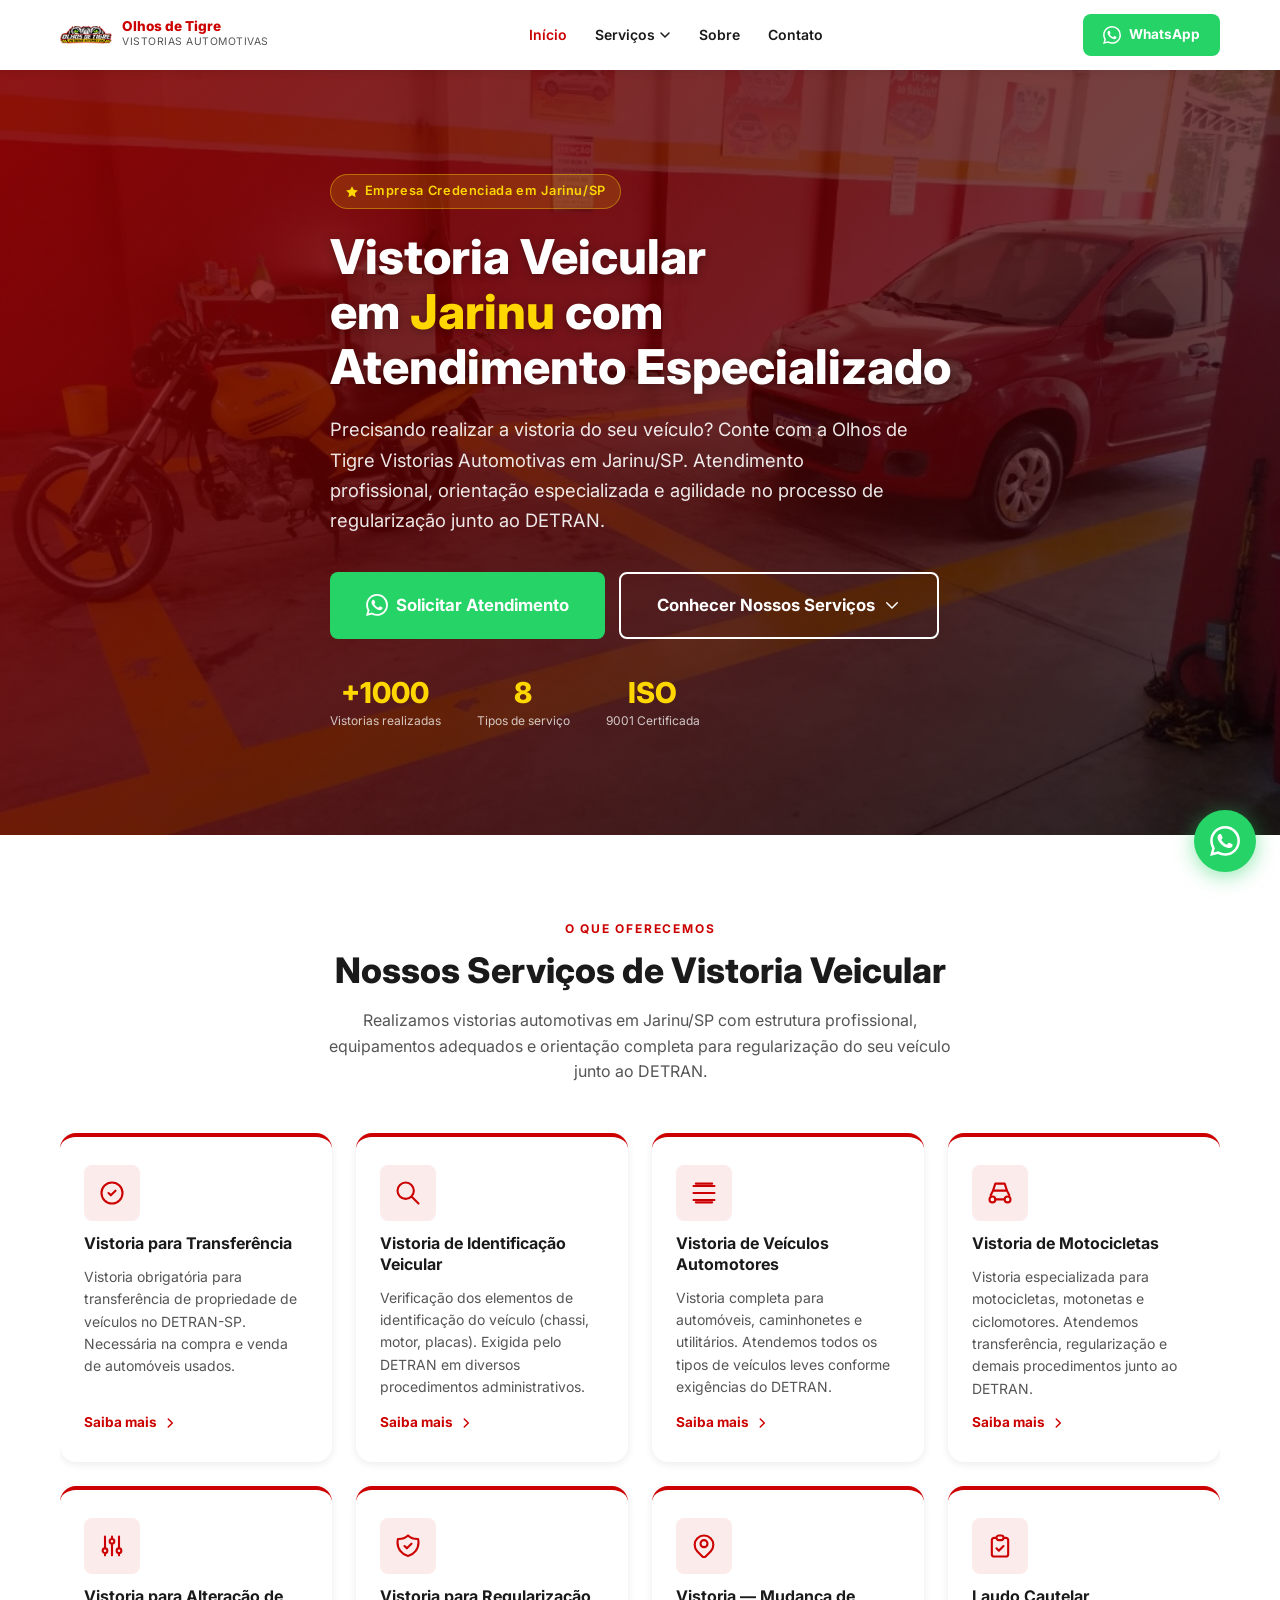
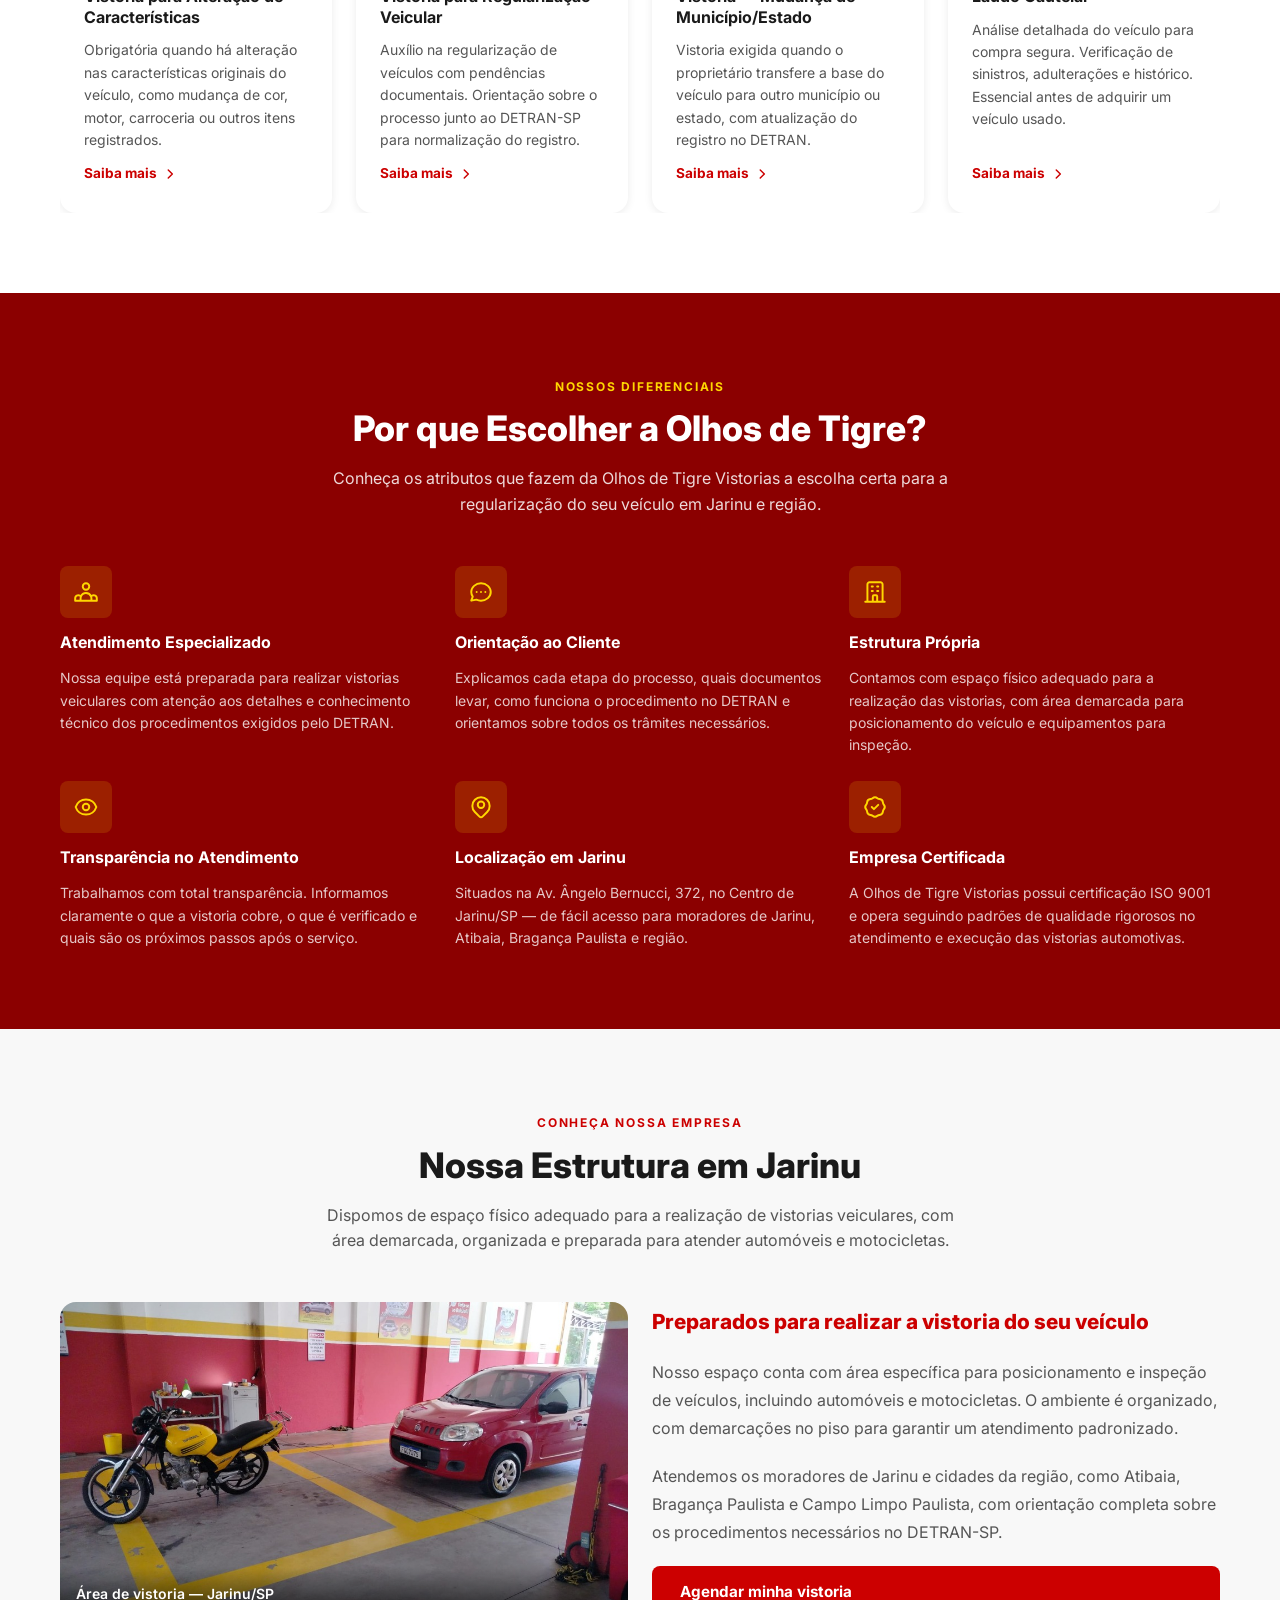
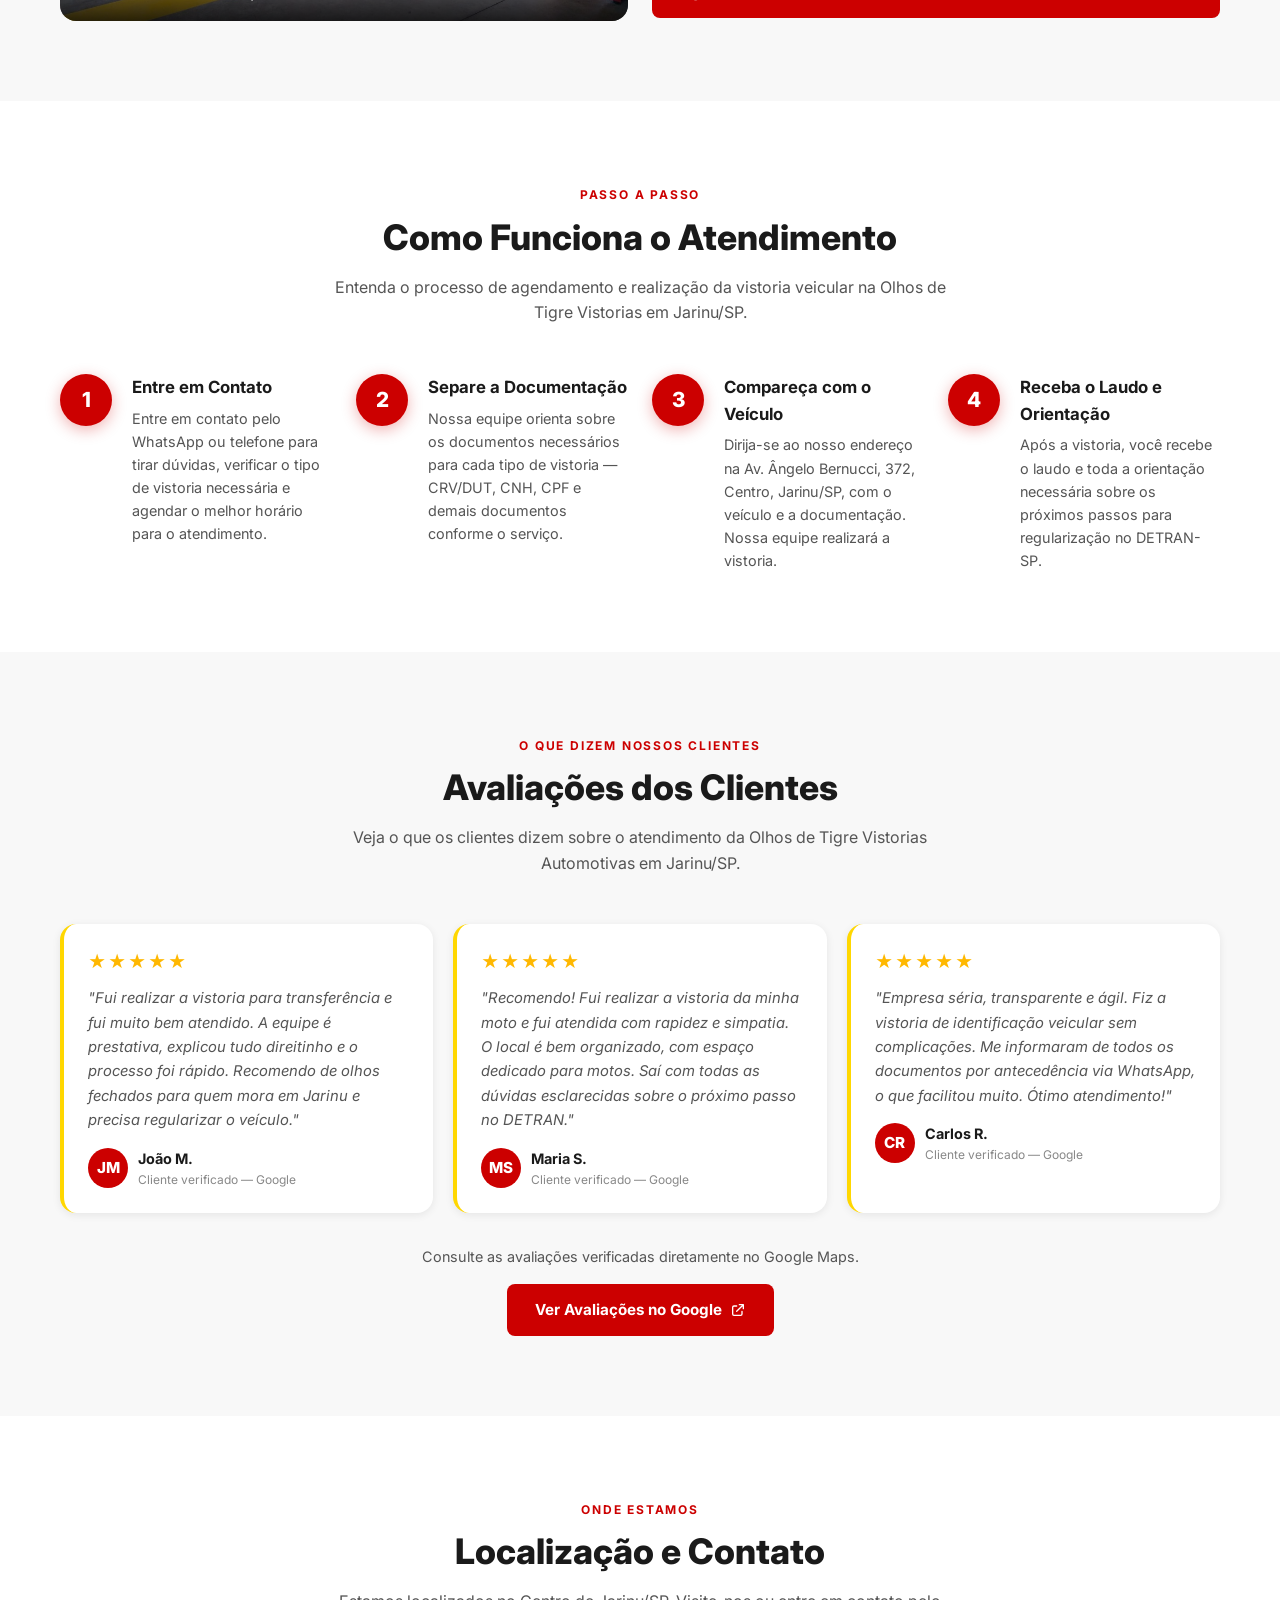
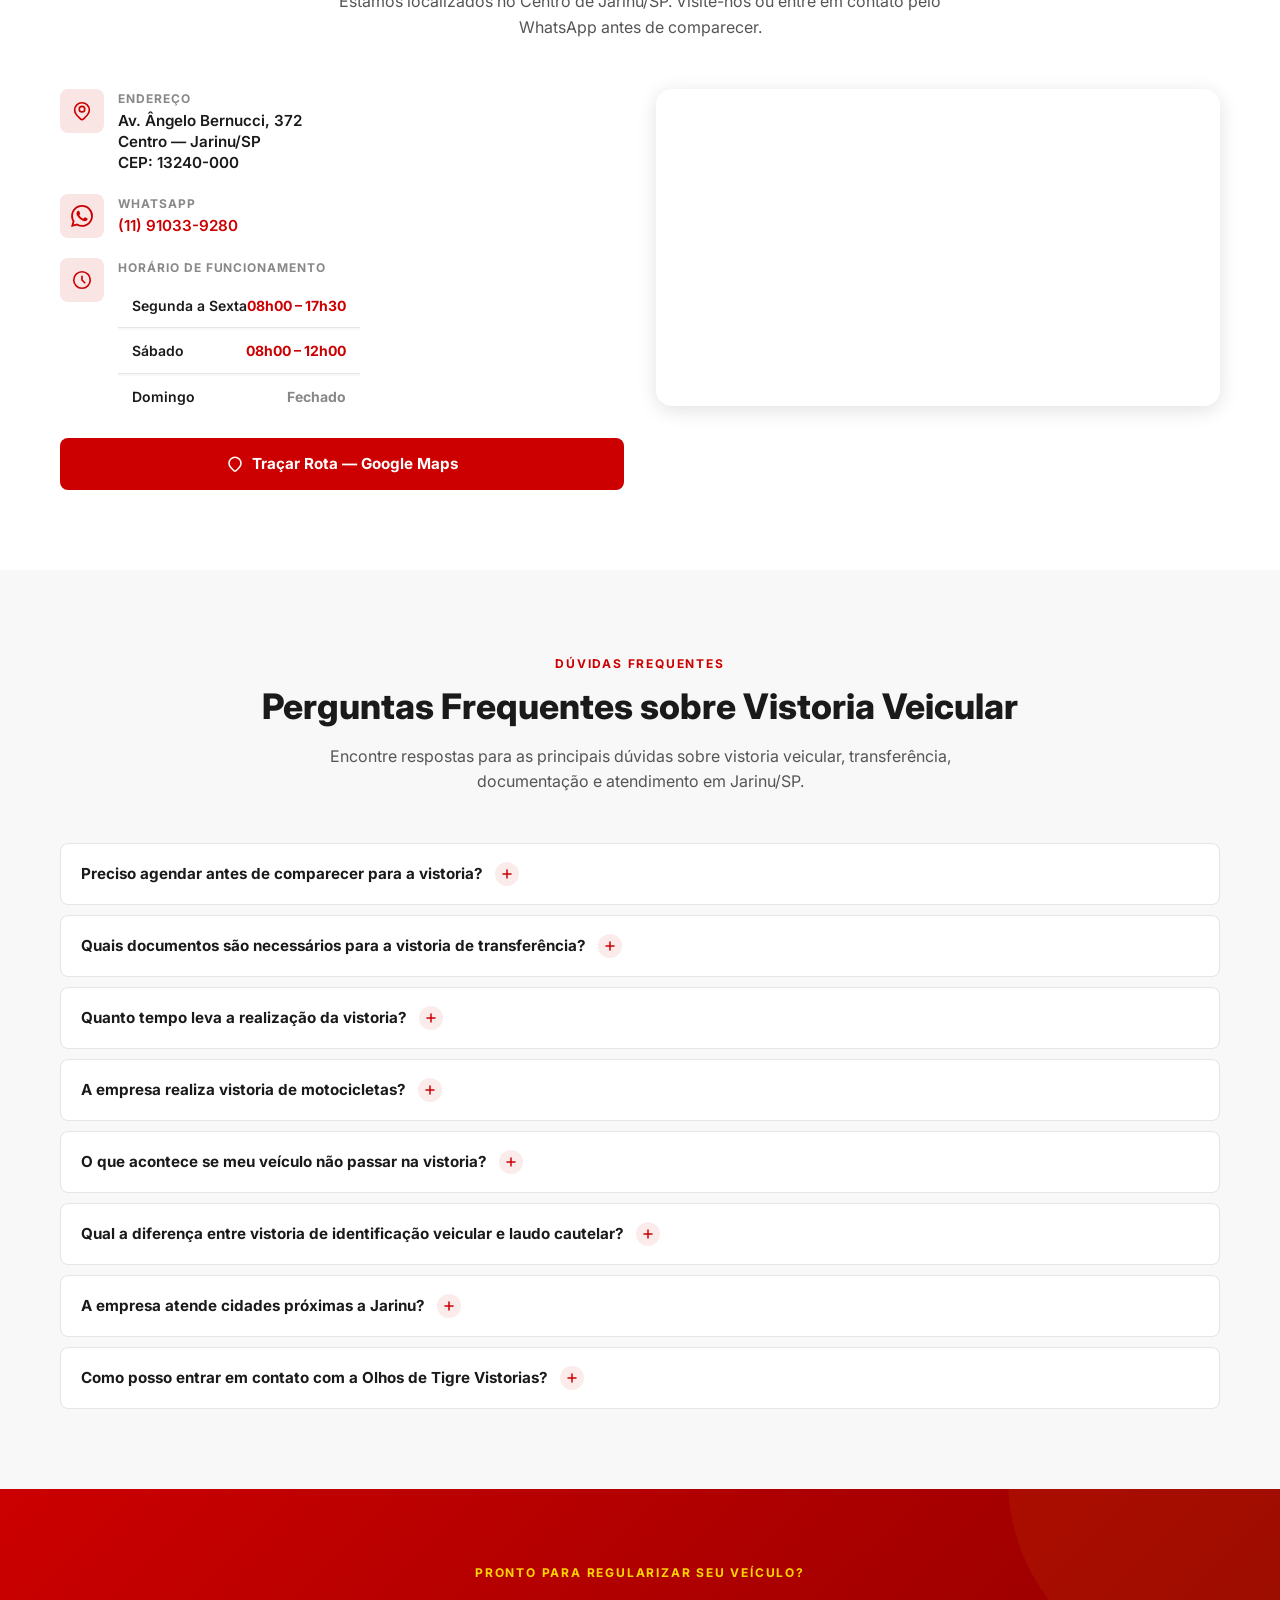
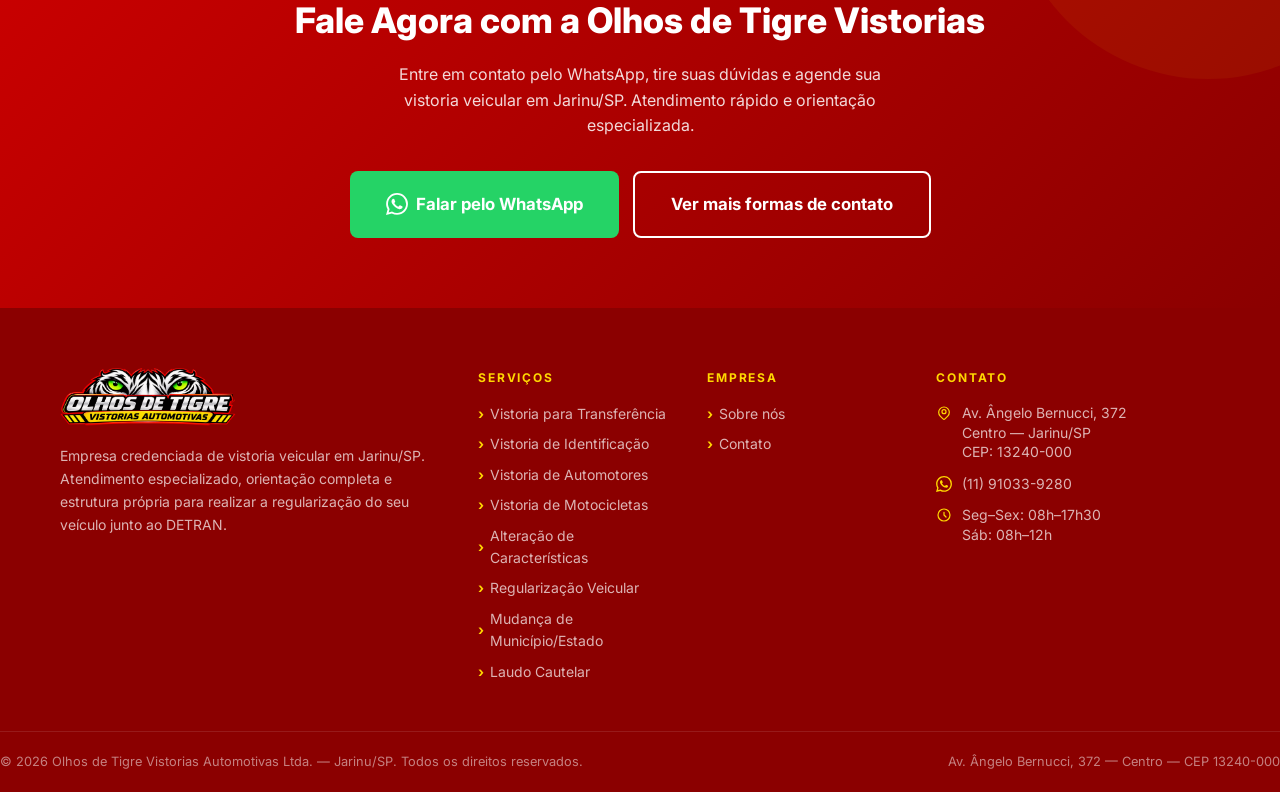
<file: index.html>
﻿<!DOCTYPE html>
<html lang="pt-BR">
<head>
  <meta charset="UTF-8">
  <meta name="viewport" content="width=device-width, initial-scale=1.0">
  <title>Vistoria Veicular em Jarinu | Olhos de Tigre Vistorias Automotivas</title>
  <meta name="description" content="Empresa credenciada de vistoria veicular em Jarinu/SP. Realizamos vistoria para transferência, identificação veicular, motocicletas, regularização e muito mais. Atendimento especializado.">
  <meta name="robots" content="index, follow">
  <meta name="author" content="Olhos de Tigre Vistorias Automotivas">
  <link rel="canonical" href="https://olhosdetigrevistorias.com.br/">

  <!-- Open Graph -->
  <meta property="og:type" content="website">
  <meta property="og:title" content="Vistoria Veicular em Jarinu | Olhos de Tigre Vistorias">
  <meta property="og:description" content="Empresa credenciada de vistoria veicular em Jarinu/SP. Atendimento profissional, orientação especializada e agilidade no processo de regularização junto ao DETRAN.">
  <meta property="og:url" content="https://olhosdetigrevistorias.com.br/">
  <meta property="og:image" content="https://olhosdetigrevistorias.com.br/assets/logo-esportivo-olhos-de-tigre-vistorias-automotivas.png">
  <meta property="og:locale" content="pt_BR">
  <meta property="og:site_name" content="Olhos de Tigre Vistorias Automotivas">

  <!-- Twitter Card -->
  <meta name="twitter:card" content="summary_large_image">
  <meta name="twitter:title" content="Vistoria Veicular em Jarinu | Olhos de Tigre Vistorias">
  <meta name="twitter:description" content="Empresa credenciada de vistoria veicular em Jarinu/SP.">
  <meta name="twitter:image" content="https://olhosdetigrevistorias.com.br/assets/logo-esportivo-olhos-de-tigre-vistorias-automotivas.png">

  <!-- Favicon e Ícones -->
  <link rel="icon" type="image/png" href="assets/logo-esportivo-olhos-de-tigre-vistorias-automotivas.png">
  <link rel="apple-touch-icon" href="assets/logo-esportivo-olhos-de-tigre-vistorias-automotivas.png">

  <!-- Performance -->
  <link rel="preconnect" href="https://fonts.googleapis.com">
  <link rel="preconnect" href="https://fonts.gstatic.com" crossorigin>
  <link href="https://fonts.googleapis.com/css2?family=Inter:wght@400;500;600;700;800&display=swap" rel="stylesheet">
  <link rel="dns-prefetch" href="https://maps.googleapis.com">

  <!-- Manifest PWA -->
  <link rel="manifest" href="manifest.json">
  <meta name="theme-color" content="#CC0000">

  <!-- Estilos -->
  <link rel="stylesheet" href="css/style.css">

  <!-- JSON-LD Dados Estruturados -->
  <script type="application/ld+json">
  {
    "@context": "https://schema.org",
    "@graph": [
      {
        "@type": ["LocalBusiness", "AutomotiveBusiness"],
        "@id": "https://olhosdetigrevistorias.com.br/#business",
        "name": "Olhos de Tigre Vistorias Automotivas",
        "legalName": "Olhos de Tigre Vistorias Automotivas Ltda.",
        "description": "Empresa credenciada de vistoria veicular em Jarinu/SP. Realizamos vistoria para transferência, identificação veicular, regularização, alteração de características e vistoria de motocicletas.",
        "url": "https://olhosdetigrevistorias.com.br",
        "telephone": "+55-11-91033-9280",
        "email": "contato@olhosdetigrevistorias.com.br",
        "address": {
          "@type": "PostalAddress",
          "streetAddress": "Avenida Ângelo Bernucci, 372",
          "addressLocality": "Jarinu",
          "addressRegion": "SP",
          "postalCode": "13240-000",
          "addressCountry": "BR"
        },
        "geo": {
          "@type": "GeoCoordinates",
          "latitude": -23.1012,
          "longitude": -46.7279
        },
        "openingHoursSpecification": [
          {
            "@type": "OpeningHoursSpecification",
            "dayOfWeek": ["Monday","Tuesday","Wednesday","Thursday","Friday"],
            "opens": "08:00",
            "closes": "17:30"
          },
          {
            "@type": "OpeningHoursSpecification",
            "dayOfWeek": ["Saturday"],
            "opens": "08:00",
            "closes": "12:00"
          }
        ],
        "priceRange": "$$",
        "areaServed": ["Jarinu", "Atibaia", "Bragança Paulista", "Campo Limpo Paulista", "Jundiaí"],
        "hasMap": "https://maps.google.com/?q=Olhos+de+Tigre+Vistorias+Automotivas+Jarinu+SP",
        "image": "https://olhosdetigrevistorias.com.br/assets/logo-esportivo-olhos-de-tigre-vistorias-automotivas.png",
        "logo": "https://olhosdetigrevistorias.com.br/assets/logo-esportivo-olhos-de-tigre-vistorias-automotivas.png"
      },
      {
        "@type": "WebSite",
        "@id": "https://olhosdetigrevistorias.com.br/#website",
        "url": "https://olhosdetigrevistorias.com.br",
        "name": "Olhos de Tigre Vistorias Automotivas",
        "description": "Site oficial da Olhos de Tigre Vistorias Automotivas em Jarinu/SP",
        "publisher": { "@id": "https://olhosdetigrevistorias.com.br/#business" },
        "inLanguage": "pt-BR"
      }
    ]
  }
  </script>
</head>
<body>

  <!-- ===== HEADER ===== -->
  <header class="header" role="banner">
    <div class="container">
      <div class="header__inner">
        <a href="index.html" class="header__logo" aria-label="Olhos de Tigre Vistorias Automotivas - Página inicial">
          <img src="assets/logo-esportivo-olhos-de-tigre-vistorias-automotivas.png"
               alt="Logo Olhos de Tigre Vistorias Automotivas - Jarinu/SP"
               width="52" height="52"
               loading="eager">
          <div class="header__logo-text">
            <strong>Olhos de Tigre</strong>
            <span>Vistorias Automotivas</span>
          </div>
        </a>

        <nav class="nav" role="navigation" aria-label="Menu principal">
          <div class="nav__item">
            <a href="index.html" class="nav__link active">Início</a>
          </div>
          <div class="nav__item nav__dropdown">
            <button class="nav__link nav__dropdown-toggle" aria-haspopup="true" aria-expanded="false">
              Serviços
              <svg width="12" height="12" viewBox="0 0 12 12" fill="none" aria-hidden="true">
                <path d="M2 4l4 4 4-4" stroke="currentColor" stroke-width="1.5" stroke-linecap="round" stroke-linejoin="round"/>
              </svg>
            </button>
            <div class="nav__dropdown-menu" role="menu">
              <a href="vistoria-veicular-transferencia.html" role="menuitem">Vistoria para Transferência</a>
              <a href="vistoria-identificacao-veicular.html" role="menuitem">Vistoria de Identificação Veicular</a>
              <a href="vistoria-veiculos-automotores.html" role="menuitem">Vistoria de Veículos Automotores</a>
              <a href="vistoria-motocicletas.html" role="menuitem">Vistoria de Motocicletas</a>
              <a href="vistoria-alteracao-caracteristicas.html" role="menuitem">Vistoria para Alteração de Características</a>
              <a href="vistoria-regularizacao-veicular.html" role="menuitem">Vistoria para Regularização Veicular</a>
              <a href="vistoria-mudanca-municipio-estado.html" role="menuitem">Vistoria — Mudança de Município/Estado</a>
              <a href="laudo-cautelar.html" role="menuitem">Laudo Cautelar</a>
            </div>
          </div>
          <div class="nav__item">
            <a href="sobre.html" class="nav__link">Sobre</a>
          </div>
          <div class="nav__item">
            <a href="contato.html" class="nav__link">Contato</a>
          </div>
        </nav>

        <div class="header__cta">
          <a href="https://wa.me/5511910339280?text=Ol%C3%A1%21+Encontrei+a+Olhos+de+Tigre+Vistorias+pelo+site+e+gostaria+de+informa%C3%A7%C3%B5es+sobre+vistoria+veicular."
             class="btn btn--wa"
             target="_blank"
             rel="noopener noreferrer"
             data-cta-label="Header WhatsApp"
             aria-label="Contato pelo WhatsApp">
            <svg width="18" height="18" viewBox="0 0 24 24" fill="currentColor" aria-hidden="true">
              <path d="M17.472 14.382c-.297-.149-1.758-.867-2.03-.967-.273-.099-.471-.148-.67.15-.197.297-.767.966-.94 1.164-.173.199-.347.223-.644.075-.297-.15-1.255-.463-2.39-1.475-.883-.788-1.48-1.761-1.653-2.059-.173-.297-.018-.458.13-.606.134-.133.298-.347.446-.52.149-.174.198-.298.298-.497.099-.198.05-.371-.025-.52-.075-.149-.669-1.612-.916-2.207-.242-.579-.487-.5-.669-.51-.173-.008-.371-.01-.57-.01-.198 0-.52.074-.792.372-.272.297-1.04 1.016-1.04 2.479 0 1.462 1.065 2.875 1.213 3.074.149.198 2.096 3.2 5.077 4.487.709.306 1.262.489 1.694.625.712.227 1.36.195 1.871.118.571-.085 1.758-.719 2.006-1.413.248-.694.248-1.289.173-1.413-.074-.124-.272-.198-.57-.347m-5.421 7.403h-.004a9.87 9.87 0 01-5.031-1.378l-.361-.214-3.741.982.998-3.648-.235-.374a9.86 9.86 0 01-1.51-5.26c.001-5.45 4.436-9.884 9.888-9.884 2.64 0 5.122 1.03 6.988 2.898a9.825 9.825 0 012.893 6.994c-.003 5.45-4.437 9.884-9.885 9.884m8.413-18.297A11.815 11.815 0 0012.05 0C5.495 0 .16 5.335.157 11.892c0 2.096.547 4.142 1.588 5.945L.057 24l6.305-1.654a11.882 11.882 0 005.683 1.448h.005c6.554 0 11.89-5.335 11.893-11.893a11.821 11.821 0 00-3.48-8.413z"/>
            </svg>
            WhatsApp
          </a>
        </div>

        <button class="nav-toggle" id="navToggle" aria-label="Abrir menu" aria-expanded="false" aria-controls="mobileMenu">
          <span></span><span></span><span></span>
        </button>
      </div>
    </div>
  </header>

  <!-- Menu Mobile -->
  <nav class="mobile-menu" id="mobileMenu" aria-label="Menu mobile" role="navigation">
    <div class="mobile-menu__group">
      <div class="mobile-menu__title">Navegação</div>
      <a href="index.html" class="mobile-menu__link">
        <svg width="16" height="16" fill="none" viewBox="0 0 24 24" stroke="currentColor" aria-hidden="true"><path stroke-linecap="round" stroke-linejoin="round" stroke-width="2" d="M3 12l2-2m0 0l7-7 7 7M5 10v10a1 1 0 001 1h3m10-11l2 2m-2-2v10a1 1 0 01-1 1h-3m-6 0a1 1 0 001-1v-4a1 1 0 011-1h2a1 1 0 011 1v4a1 1 0 001 1m-6 0h6"/></svg>
        Início
      </a>
      <a href="sobre.html" class="mobile-menu__link">
        <svg width="16" height="16" fill="none" viewBox="0 0 24 24" stroke="currentColor" aria-hidden="true"><path stroke-linecap="round" stroke-linejoin="round" stroke-width="2" d="M13 16h-1v-4h-1m1-4h.01M21 12a9 9 0 11-18 0 9 9 0 0118 0z"/></svg>
        Sobre a Empresa
      </a>
      <a href="contato.html" class="mobile-menu__link">
        <svg width="16" height="16" fill="none" viewBox="0 0 24 24" stroke="currentColor" aria-hidden="true"><path stroke-linecap="round" stroke-linejoin="round" stroke-width="2" d="M17.657 16.657L13.414 20.9a1.998 1.998 0 01-2.827 0l-4.244-4.243a8 8 0 1111.314 0z"/></svg>
        Contato e Localização
      </a>
    </div>
    <div class="mobile-menu__group">
      <div class="mobile-menu__title">Nossos Serviços</div>
      <a href="vistoria-veicular-transferencia.html" class="mobile-menu__link">Vistoria para Transferência</a>
      <a href="vistoria-identificacao-veicular.html" class="mobile-menu__link">Vistoria de Identificação Veicular</a>
      <a href="vistoria-veiculos-automotores.html" class="mobile-menu__link">Vistoria de Veículos Automotores</a>
      <a href="vistoria-motocicletas.html" class="mobile-menu__link">Vistoria de Motocicletas</a>
      <a href="vistoria-alteracao-caracteristicas.html" class="mobile-menu__link">Vistoria para Alteração de Características</a>
      <a href="vistoria-regularizacao-veicular.html" class="mobile-menu__link">Vistoria para Regularização Veicular</a>
      <a href="vistoria-mudanca-municipio-estado.html" class="mobile-menu__link">Vistoria — Mudança de Município/Estado</a>
      <a href="laudo-cautelar.html" class="mobile-menu__link">Laudo Cautelar</a>
    </div>
    <a href="https://wa.me/5511910339280?text=Ol%C3%A1%21+Encontrei+a+Olhos+de+Tigre+Vistorias+pelo+site+e+gostaria+de+informa%C3%A7%C3%B5es+sobre+vistoria+veicular."
       class="mobile-menu__wa"
       target="_blank"
       rel="noopener noreferrer">
      <svg width="20" height="20" viewBox="0 0 24 24" fill="currentColor" aria-hidden="true"><path d="M17.472 14.382c-.297-.149-1.758-.867-2.03-.967-.273-.099-.471-.148-.67.15-.197.297-.767.966-.94 1.164-.173.199-.347.223-.644.075-.297-.15-1.255-.463-2.39-1.475-.883-.788-1.48-1.761-1.653-2.059-.173-.297-.018-.458.13-.606.134-.133.298-.347.446-.52.149-.174.198-.298.298-.497.099-.198.05-.371-.025-.52-.075-.149-.669-1.612-.916-2.207-.242-.579-.487-.5-.669-.51-.173-.008-.371-.01-.57-.01-.198 0-.52.074-.792.372-.272.297-1.04 1.016-1.04 2.479 0 1.462 1.065 2.875 1.213 3.074.149.198 2.096 3.2 5.077 4.487.709.306 1.262.489 1.694.625.712.227 1.36.195 1.871.118.571-.085 1.758-.719 2.006-1.413.248-.694.248-1.289.173-1.413-.074-.124-.272-.198-.57-.347m-5.421 7.403h-.004a9.87 9.87 0 01-5.031-1.378l-.361-.214-3.741.982.998-3.648-.235-.374a9.86 9.86 0 01-1.51-5.26c.001-5.45 4.436-9.884 9.888-9.884 2.64 0 5.122 1.03 6.988 2.898a9.825 9.825 0 012.893 6.994c-.003 5.45-4.437 9.884-9.885 9.884m8.413-18.297A11.815 11.815 0 0012.05 0C5.495 0 .16 5.335.157 11.892c0 2.096.547 4.142 1.588 5.945L.057 24l6.305-1.654a11.882 11.882 0 005.683 1.448h.005c6.554 0 11.89-5.335 11.893-11.893a11.821 11.821 0 00-3.48-8.413z"/></svg>
      Falar pelo WhatsApp
    </a>
  </nav>

  <main id="main-content">

    <!-- ===== HERO ===== -->
    <section class="hero" aria-label="Bem-vindo à Olhos de Tigre Vistorias">
      <div class="hero__bg">
        <img src="assets/interior-vistoria-olhos-de-tigre-jarinu.jpg"
             alt="Interior da Olhos de Tigre Vistorias Automotivas em Jarinu — veículos na área de vistoria"
             width="1200" height="675"
             loading="eager"
             fetchpriority="high">
        <div class="hero__overlay" aria-hidden="true"></div>
      </div>
      <div class="container">
        <div class="hero__content">
          <div class="hero__badge" aria-hidden="true">
            <svg width="14" height="14" viewBox="0 0 24 24" fill="currentColor"><path d="M12 2l3.09 6.26L22 9.27l-5 4.87 1.18 6.88L12 17.77l-6.18 3.25L7 14.14 2 9.27l6.91-1.01L12 2z"/></svg>
            Empresa Credenciada em Jarinu/SP
          </div>
          <h1 class="hero__title">
            Vistoria Veicular<br>em <span>Jarinu</span> com<br>Atendimento Especializado
          </h1>
          <p class="hero__subtitle">
            Precisando realizar a vistoria do seu veículo? Conte com a Olhos de Tigre Vistorias Automotivas em Jarinu/SP. Atendimento profissional, orientação especializada e agilidade no processo de regularização junto ao DETRAN.
          </p>
          <div class="hero__buttons">
            <a href="https://wa.me/5511910339280?text=Ol%C3%A1%21+Encontrei+a+Olhos+de+Tigre+Vistorias+pelo+site+e+gostaria+de+agendar+uma+vistoria+veicular."
               class="btn btn--wa btn--lg"
               target="_blank"
               rel="noopener noreferrer"
               data-cta-label="Hero WhatsApp">
              <svg width="22" height="22" viewBox="0 0 24 24" fill="currentColor" aria-hidden="true"><path d="M17.472 14.382c-.297-.149-1.758-.867-2.03-.967-.273-.099-.471-.148-.67.15-.197.297-.767.966-.94 1.164-.173.199-.347.223-.644.075-.297-.15-1.255-.463-2.39-1.475-.883-.788-1.48-1.761-1.653-2.059-.173-.297-.018-.458.13-.606.134-.133.298-.347.446-.52.149-.174.198-.298.298-.497.099-.198.05-.371-.025-.52-.075-.149-.669-1.612-.916-2.207-.242-.579-.487-.5-.669-.51-.173-.008-.371-.01-.57-.01-.198 0-.52.074-.792.372-.272.297-1.04 1.016-1.04 2.479 0 1.462 1.065 2.875 1.213 3.074.149.198 2.096 3.2 5.077 4.487.709.306 1.262.489 1.694.625.712.227 1.36.195 1.871.118.571-.085 1.758-.719 2.006-1.413.248-.694.248-1.289.173-1.413-.074-.124-.272-.198-.57-.347m-5.421 7.403h-.004a9.87 9.87 0 01-5.031-1.378l-.361-.214-3.741.982.998-3.648-.235-.374a9.86 9.86 0 01-1.51-5.26c.001-5.45 4.436-9.884 9.888-9.884 2.64 0 5.122 1.03 6.988 2.898a9.825 9.825 0 012.893 6.994c-.003 5.45-4.437 9.884-9.885 9.884m8.413-18.297A11.815 11.815 0 0012.05 0C5.495 0 .16 5.335.157 11.892c0 2.096.547 4.142 1.588 5.945L.057 24l6.305-1.654a11.882 11.882 0 005.683 1.448h.005c6.554 0 11.89-5.335 11.893-11.893a11.821 11.821 0 00-3.48-8.413z"/></svg>
              Solicitar Atendimento
            </a>
            <a href="#servicos" class="btn btn--outline btn--lg">
              Conhecer Nossos Serviços
              <svg width="18" height="18" fill="none" viewBox="0 0 24 24" stroke="currentColor" aria-hidden="true"><path stroke-linecap="round" stroke-linejoin="round" stroke-width="2" d="M19 9l-7 7-7-7"/></svg>
            </a>
          </div>
          <div class="hero__stats">
            <div class="hero__stat">
              <span class="hero__stat-num">+1000</span>
              <div class="hero__stat-label">Vistorias realizadas</div>
            </div>
            <div class="hero__stat">
              <span class="hero__stat-num">8</span>
              <div class="hero__stat-label">Tipos de serviço</div>
            </div>
            <div class="hero__stat">
              <span class="hero__stat-num">ISO</span>
              <div class="hero__stat-label">9001 Certificada</div>
            </div>
          </div>
        </div>
      </div>
    </section>

    <!-- ===== SERVIÇOS ===== -->
    <section class="section" id="servicos" aria-labelledby="servicos-titulo">
      <div class="container">
        <div class="text-center reveal">
          <span class="section-label">O que oferecemos</span>
          <h2 class="section-title" id="servicos-titulo">Nossos Serviços de Vistoria Veicular</h2>
          <p class="section-subtitle">Realizamos vistorias automotivas em Jarinu/SP com estrutura profissional, equipamentos adequados e orientação completa para regularização do seu veículo junto ao DETRAN.</p>
        </div>
        <div class="services-grid" role="list">

          <article class="service-card reveal reveal-delay-1" role="listitem">
            <div class="service-card__icon" aria-hidden="true">
              <svg width="28" height="28" fill="none" viewBox="0 0 24 24" stroke="currentColor" stroke-width="1.8"><path stroke-linecap="round" stroke-linejoin="round" d="M9 12l2 2 4-4m6 2a9 9 0 11-18 0 9 9 0 0118 0z"/></svg>
            </div>
            <h3 class="service-card__title">Vistoria para Transferência</h3>
            <p class="service-card__desc">Vistoria obrigatória para transferência de propriedade de veículos no DETRAN-SP. Necessária na compra e venda de automóveis usados.</p>
            <a href="vistoria-veicular-transferencia.html" class="service-card__link" aria-label="Saiba mais sobre Vistoria para Transferência">
              Saiba mais
              <svg width="14" height="14" fill="none" viewBox="0 0 24 24" stroke="currentColor" stroke-width="2.5" aria-hidden="true"><path stroke-linecap="round" stroke-linejoin="round" d="M9 5l7 7-7 7"/></svg>
            </a>
          </article>

          <article class="service-card reveal reveal-delay-2" role="listitem">
            <div class="service-card__icon" aria-hidden="true">
              <svg width="28" height="28" fill="none" viewBox="0 0 24 24" stroke="currentColor" stroke-width="1.8"><path stroke-linecap="round" stroke-linejoin="round" d="M21 21l-6-6m2-5a7 7 0 11-14 0 7 7 0 0114 0z"/></svg>
            </div>
            <h3 class="service-card__title">Vistoria de Identificação Veicular</h3>
            <p class="service-card__desc">Verificação dos elementos de identificação do veículo (chassi, motor, placas). Exigida pelo DETRAN em diversos procedimentos administrativos.</p>
            <a href="vistoria-identificacao-veicular.html" class="service-card__link" aria-label="Saiba mais sobre Vistoria de Identificação Veicular">
              Saiba mais
              <svg width="14" height="14" fill="none" viewBox="0 0 24 24" stroke="currentColor" stroke-width="2.5" aria-hidden="true"><path stroke-linecap="round" stroke-linejoin="round" d="M9 5l7 7-7 7"/></svg>
            </a>
          </article>

          <article class="service-card reveal reveal-delay-3" role="listitem">
            <div class="service-card__icon" aria-hidden="true">
              <svg width="28" height="28" fill="none" viewBox="0 0 24 24" stroke="currentColor" stroke-width="1.8"><path stroke-linecap="round" stroke-linejoin="round" d="M3 12h18M3 6h18M3 18h18"/><path d="M5 20h14M5 4h14" stroke-linecap="round"/></svg>
            </div>
            <h3 class="service-card__title">Vistoria de Veículos Automotores</h3>
            <p class="service-card__desc">Vistoria completa para automóveis, caminhonetes e utilitários. Atendemos todos os tipos de veículos leves conforme exigências do DETRAN.</p>
            <a href="vistoria-veiculos-automotores.html" class="service-card__link" aria-label="Saiba mais sobre Vistoria de Veículos Automotores">
              Saiba mais
              <svg width="14" height="14" fill="none" viewBox="0 0 24 24" stroke="currentColor" stroke-width="2.5" aria-hidden="true"><path stroke-linecap="round" stroke-linejoin="round" d="M9 5l7 7-7 7"/></svg>
            </a>
          </article>

          <article class="service-card reveal reveal-delay-4" role="listitem">
            <div class="service-card__icon" aria-hidden="true">
              <svg width="28" height="28" fill="none" viewBox="0 0 24 24" stroke="currentColor" stroke-width="1.8"><circle cx="5.5" cy="17.5" r="2.5"/><circle cx="18.5" cy="17.5" r="2.5"/><path stroke-linecap="round" stroke-linejoin="round" d="M8 17.5h7M6 10l2-6h8l2 6H6zM4 14l2-4h12l2 4"/></svg>
            </div>
            <h3 class="service-card__title">Vistoria de Motocicletas</h3>
            <p class="service-card__desc">Vistoria especializada para motocicletas, motonetas e ciclomotores. Atendemos transferência, regularização e demais procedimentos junto ao DETRAN.</p>
            <a href="vistoria-motocicletas.html" class="service-card__link" aria-label="Saiba mais sobre Vistoria de Motocicletas">
              Saiba mais
              <svg width="14" height="14" fill="none" viewBox="0 0 24 24" stroke="currentColor" stroke-width="2.5" aria-hidden="true"><path stroke-linecap="round" stroke-linejoin="round" d="M9 5l7 7-7 7"/></svg>
            </a>
          </article>

          <article class="service-card reveal" role="listitem">
            <div class="service-card__icon" aria-hidden="true">
              <svg width="28" height="28" fill="none" viewBox="0 0 24 24" stroke="currentColor" stroke-width="1.8"><path stroke-linecap="round" stroke-linejoin="round" d="M12 6V4m0 2a2 2 0 100 4m0-4a2 2 0 110 4m-6 8a2 2 0 100-4m0 4a2 2 0 110-4m0 4v2m0-6V4m6 6v10m6-2a2 2 0 100-4m0 4a2 2 0 110-4m0 4v2m0-6V4"/></svg>
            </div>
            <h3 class="service-card__title">Vistoria para Alteração de Características</h3>
            <p class="service-card__desc">Obrigatória quando há alteração nas características originais do veículo, como mudança de cor, motor, carroceria ou outros itens registrados.</p>
            <a href="vistoria-alteracao-caracteristicas.html" class="service-card__link" aria-label="Saiba mais sobre Vistoria para Alteração de Características">
              Saiba mais
              <svg width="14" height="14" fill="none" viewBox="0 0 24 24" stroke="currentColor" stroke-width="2.5" aria-hidden="true"><path stroke-linecap="round" stroke-linejoin="round" d="M9 5l7 7-7 7"/></svg>
            </a>
          </article>

          <article class="service-card reveal reveal-delay-1" role="listitem">
            <div class="service-card__icon" aria-hidden="true">
              <svg width="28" height="28" fill="none" viewBox="0 0 24 24" stroke="currentColor" stroke-width="1.8"><path stroke-linecap="round" stroke-linejoin="round" d="M9 12l2 2 4-4m5.618-4.016A11.955 11.955 0 0112 2.944a11.955 11.955 0 01-8.618 3.04A12.02 12.02 0 003 9c0 5.591 3.824 10.29 9 11.622 5.176-1.332 9-6.03 9-11.622 0-1.042-.133-2.052-.382-3.016z"/></svg>
            </div>
            <h3 class="service-card__title">Vistoria para Regularização Veicular</h3>
            <p class="service-card__desc">Auxílio na regularização de veículos com pendências documentais. Orientação sobre o processo junto ao DETRAN-SP para normalização do registro.</p>
            <a href="vistoria-regularizacao-veicular.html" class="service-card__link" aria-label="Saiba mais sobre Vistoria para Regularização Veicular">
              Saiba mais
              <svg width="14" height="14" fill="none" viewBox="0 0 24 24" stroke="currentColor" stroke-width="2.5" aria-hidden="true"><path stroke-linecap="round" stroke-linejoin="round" d="M9 5l7 7-7 7"/></svg>
            </a>
          </article>

          <article class="service-card reveal reveal-delay-2" role="listitem">
            <div class="service-card__icon" aria-hidden="true">
              <svg width="28" height="28" fill="none" viewBox="0 0 24 24" stroke="currentColor" stroke-width="1.8"><path stroke-linecap="round" stroke-linejoin="round" d="M17.657 16.657L13.414 20.9a1.998 1.998 0 01-2.827 0l-4.244-4.243a8 8 0 1111.314 0z"/><circle cx="12" cy="10" r="3"/></svg>
            </div>
            <h3 class="service-card__title">Vistoria — Mudança de Município/Estado</h3>
            <p class="service-card__desc">Vistoria exigida quando o proprietário transfere a base do veículo para outro município ou estado, com atualização do registro no DETRAN.</p>
            <a href="vistoria-mudanca-municipio-estado.html" class="service-card__link" aria-label="Saiba mais sobre Vistoria para Mudança de Município ou Estado">
              Saiba mais
              <svg width="14" height="14" fill="none" viewBox="0 0 24 24" stroke="currentColor" stroke-width="2.5" aria-hidden="true"><path stroke-linecap="round" stroke-linejoin="round" d="M9 5l7 7-7 7"/></svg>
            </a>
          </article>

          <article class="service-card reveal reveal-delay-3" role="listitem">
            <div class="service-card__icon" aria-hidden="true">
              <svg width="28" height="28" fill="none" viewBox="0 0 24 24" stroke="currentColor" stroke-width="1.8"><path stroke-linecap="round" stroke-linejoin="round" d="M9 5H7a2 2 0 00-2 2v12a2 2 0 002 2h10a2 2 0 002-2V7a2 2 0 00-2-2h-2M9 5a2 2 0 002 2h2a2 2 0 002-2M9 5a2 2 0 012-2h2a2 2 0 012 2m-6 9l2 2 4-4"/></svg>
            </div>
            <h3 class="service-card__title">Laudo Cautelar</h3>
            <p class="service-card__desc">Análise detalhada do veículo para compra segura. Verificação de sinistros, adulterações e histórico. Essencial antes de adquirir um veículo usado.</p>
            <a href="laudo-cautelar.html" class="service-card__link" aria-label="Saiba mais sobre Laudo Cautelar">
              Saiba mais
              <svg width="14" height="14" fill="none" viewBox="0 0 24 24" stroke="currentColor" stroke-width="2.5" aria-hidden="true"><path stroke-linecap="round" stroke-linejoin="round" d="M9 5l7 7-7 7"/></svg>
            </a>
          </article>

        </div>
      </div>
    </section>

    <!-- ===== POR QUE ESCOLHER ===== -->
    <section class="section section--dark" aria-labelledby="porque-titulo">
      <div class="container">
        <div class="text-center reveal">
          <span class="section-label">Nossos diferenciais</span>
          <h2 class="section-title" id="porque-titulo">Por que Escolher a Olhos de Tigre?</h2>
          <p class="section-subtitle">Conheça os atributos que fazem da Olhos de Tigre Vistorias a escolha certa para a regularização do seu veículo em Jarinu e região.</p>
        </div>
        <div class="features-grid">

          <div class="feature-item reveal reveal-delay-1">
            <div class="feature-item__icon" aria-hidden="true">
              <svg width="26" height="26" fill="none" viewBox="0 0 24 24" stroke="currentColor" stroke-width="1.8"><path stroke-linecap="round" stroke-linejoin="round" d="M17 20h5v-2a3 3 0 00-5.356-1.857M17 20H7m10 0v-2c0-.656-.126-1.283-.356-1.857M7 20H2v-2a3 3 0 015.356-1.857M7 20v-2c0-.656.126-1.283.356-1.857m0 0a5.002 5.002 0 019.288 0M15 7a3 3 0 11-6 0 3 3 0 016 0z"/></svg>
            </div>
            <h3 class="feature-item__title">Atendimento Especializado</h3>
            <p class="feature-item__desc">Nossa equipe está preparada para realizar vistorias veiculares com atenção aos detalhes e conhecimento técnico dos procedimentos exigidos pelo DETRAN.</p>
          </div>

          <div class="feature-item reveal reveal-delay-2">
            <div class="feature-item__icon" aria-hidden="true">
              <svg width="26" height="26" fill="none" viewBox="0 0 24 24" stroke="currentColor" stroke-width="1.8"><path stroke-linecap="round" stroke-linejoin="round" d="M8 12h.01M12 12h.01M16 12h.01M21 12c0 4.418-4.03 8-9 8a9.863 9.863 0 01-4.255-.949L3 20l1.395-3.72C3.512 15.042 3 13.574 3 12c0-4.418 4.03-8 9-8s9 3.582 9 8z"/></svg>
            </div>
            <h3 class="feature-item__title">Orientação ao Cliente</h3>
            <p class="feature-item__desc">Explicamos cada etapa do processo, quais documentos levar, como funciona o procedimento no DETRAN e orientamos sobre todos os trâmites necessários.</p>
          </div>

          <div class="feature-item reveal reveal-delay-3">
            <div class="feature-item__icon" aria-hidden="true">
              <svg width="26" height="26" fill="none" viewBox="0 0 24 24" stroke="currentColor" stroke-width="1.8"><path stroke-linecap="round" stroke-linejoin="round" d="M19 21V5a2 2 0 00-2-2H7a2 2 0 00-2 2v16m14 0h2m-2 0h-5m-9 0H3m2 0h5M9 7h1m-1 4h1m4-4h1m-1 4h1m-5 10v-5a1 1 0 011-1h2a1 1 0 011 1v5m-4 0h4"/></svg>
            </div>
            <h3 class="feature-item__title">Estrutura Própria</h3>
            <p class="feature-item__desc">Contamos com espaço físico adequado para a realização das vistorias, com área demarcada para posicionamento do veículo e equipamentos para inspeção.</p>
          </div>

          <div class="feature-item reveal">
            <div class="feature-item__icon" aria-hidden="true">
              <svg width="26" height="26" fill="none" viewBox="0 0 24 24" stroke="currentColor" stroke-width="1.8"><path stroke-linecap="round" stroke-linejoin="round" d="M15 12a3 3 0 11-6 0 3 3 0 016 0z"/><path stroke-linecap="round" stroke-linejoin="round" d="M2.458 12C3.732 7.943 7.523 5 12 5c4.478 0 8.268 2.943 9.542 7-1.274 4.057-5.064 7-9.542 7-4.477 0-8.268-2.943-9.542-7z"/></svg>
            </div>
            <h3 class="feature-item__title">Transparência no Atendimento</h3>
            <p class="feature-item__desc">Trabalhamos com total transparência. Informamos claramente o que a vistoria cobre, o que é verificado e quais são os próximos passos após o serviço.</p>
          </div>

          <div class="feature-item reveal reveal-delay-1">
            <div class="feature-item__icon" aria-hidden="true">
              <svg width="26" height="26" fill="none" viewBox="0 0 24 24" stroke="currentColor" stroke-width="1.8"><path stroke-linecap="round" stroke-linejoin="round" d="M17.657 16.657L13.414 20.9a1.998 1.998 0 01-2.827 0l-4.244-4.243a8 8 0 1111.314 0z"/><circle cx="12" cy="10" r="3"/></svg>
            </div>
            <h3 class="feature-item__title">Localização em Jarinu</h3>
            <p class="feature-item__desc">Situados na Av. Ângelo Bernucci, 372, no Centro de Jarinu/SP — de fácil acesso para moradores de Jarinu, Atibaia, Bragança Paulista e região.</p>
          </div>

          <div class="feature-item reveal reveal-delay-2">
            <div class="feature-item__icon" aria-hidden="true">
              <svg width="26" height="26" fill="none" viewBox="0 0 24 24" stroke="currentColor" stroke-width="1.8"><path stroke-linecap="round" stroke-linejoin="round" d="M9 12l2 2 4-4M7.835 4.697a3.42 3.42 0 001.946-.806 3.42 3.42 0 014.438 0 3.42 3.42 0 001.946.806 3.42 3.42 0 013.138 3.138 3.42 3.42 0 00.806 1.946 3.42 3.42 0 010 4.438 3.42 3.42 0 00-.806 1.946 3.42 3.42 0 01-3.138 3.138 3.42 3.42 0 00-1.946.806 3.42 3.42 0 01-4.438 0 3.42 3.42 0 00-1.946-.806 3.42 3.42 0 01-3.138-3.138 3.42 3.42 0 00-.806-1.946 3.42 3.42 0 010-4.438 3.42 3.42 0 00.806-1.946 3.42 3.42 0 013.138-3.138z"/></svg>
            </div>
            <h3 class="feature-item__title">Empresa Certificada</h3>
            <p class="feature-item__desc">A Olhos de Tigre Vistorias possui certificação ISO 9001 e opera seguindo padrões de qualidade rigorosos no atendimento e execução das vistorias automotivas.</p>
          </div>

        </div>
      </div>
    </section>

    <!-- ===== NOSSA ESTRUTURA ===== -->
    <section class="section section--alt" aria-labelledby="estrutura-titulo">
      <div class="container">
        <div class="text-center reveal">
          <span class="section-label">Conheça nossa empresa</span>
          <h2 class="section-title" id="estrutura-titulo">Nossa Estrutura em Jarinu</h2>
          <p class="section-subtitle">Dispomos de espaço físico adequado para a realização de vistorias veiculares, com área demarcada, organizada e preparada para atender automóveis e motocicletas.</p>
        </div>
        <div class="estrutura-grid">
          <div class="estrutura-img reveal reveal-delay-1">
            <img src="assets/interior-vistoria-olhos-de-tigre-jarinu.jpg"
                 alt="Interior da Olhos de Tigre Vistorias — área de vistoria com demarcações amarelas no piso, moto e carro posicionados para inspeção"
                 width="800" height="450"
                 loading="lazy">
            <div class="estrutura-img__caption">Área de vistoria — Jarinu/SP</div>
          </div>
          <div class="reveal reveal-delay-2" style="display: flex; flex-direction: column; justify-content: center; gap: 20px;">
            <h3 style="font-size: 1.3rem; font-weight: 800; color: var(--cor-primaria);">Preparados para realizar a vistoria do seu veículo</h3>
            <p style="color: var(--cor-texto-claro); line-height: 1.75;">Nosso espaço conta com área específica para posicionamento e inspeção de veículos, incluindo automóveis e motocicletas. O ambiente é organizado, com demarcações no piso para garantir um atendimento padronizado.</p>
            <p style="color: var(--cor-texto-claro); line-height: 1.75;">Atendemos os moradores de Jarinu e cidades da região, como Atibaia, Bragança Paulista e Campo Limpo Paulista, com orientação completa sobre os procedimentos necessários no DETRAN-SP.</p>
            <a href="https://wa.me/5511910339280?text=Ol%C3%A1%21+Gostaria+de+agendar+uma+vistoria+veicular+na+Olhos+de+Tigre."
               class="btn btn--red"
               target="_blank"
               rel="noopener noreferrer"
               data-cta-label="Estrutura CTA">
              Agendar minha vistoria
            </a>
          </div>
        </div>
      </div>
    </section>

    <!-- ===== COMO FUNCIONA ===== -->
    <section class="section" aria-labelledby="processo-titulo">
      <div class="container">
        <div class="text-center reveal">
          <span class="section-label">Passo a passo</span>
          <h2 class="section-title" id="processo-titulo">Como Funciona o Atendimento</h2>
          <p class="section-subtitle">Entenda o processo de agendamento e realização da vistoria veicular na Olhos de Tigre Vistorias em Jarinu/SP.</p>
        </div>
        <div class="process-steps">

          <div class="process-step reveal reveal-delay-1">
            <div class="process-step__number" aria-hidden="true">1</div>
            <div class="process-step__content">
              <h3 class="process-step__title">Entre em Contato</h3>
              <p class="process-step__desc">Entre em contato pelo WhatsApp ou telefone para tirar dúvidas, verificar o tipo de vistoria necessária e agendar o melhor horário para o atendimento.</p>
            </div>
          </div>

          <div class="process-step reveal reveal-delay-2">
            <div class="process-step__number" aria-hidden="true">2</div>
            <div class="process-step__content">
              <h3 class="process-step__title">Separe a Documentação</h3>
              <p class="process-step__desc">Nossa equipe orienta sobre os documentos necessários para cada tipo de vistoria — CRV/DUT, CNH, CPF e demais documentos conforme o serviço.</p>
            </div>
          </div>

          <div class="process-step reveal reveal-delay-3">
            <div class="process-step__number" aria-hidden="true">3</div>
            <div class="process-step__content">
              <h3 class="process-step__title">Compareça com o Veículo</h3>
              <p class="process-step__desc">Dirija-se ao nosso endereço na Av. Ângelo Bernucci, 372, Centro, Jarinu/SP, com o veículo e a documentação. Nossa equipe realizará a vistoria.</p>
            </div>
          </div>

          <div class="process-step reveal reveal-delay-4">
            <div class="process-step__number" aria-hidden="true">4</div>
            <div class="process-step__content">
              <h3 class="process-step__title">Receba o Laudo e Orientação</h3>
              <p class="process-step__desc">Após a vistoria, você recebe o laudo e toda a orientação necessária sobre os próximos passos para regularização no DETRAN-SP.</p>
            </div>
          </div>

        </div>
      </div>
    </section>

    <!-- ===== AVALIAÇÕES ===== -->
    <section class="section section--alt" aria-labelledby="avaliacoes-titulo">
      <div class="container">
        <div class="text-center reveal">
          <span class="section-label">O que dizem nossos clientes</span>
          <h2 class="section-title" id="avaliacoes-titulo">Avaliações dos Clientes</h2>
          <p class="section-subtitle">Veja o que os clientes dizem sobre o atendimento da Olhos de Tigre Vistorias Automotivas em Jarinu/SP.</p>
        </div>
        <div class="reviews-grid">

          <article class="review-card reveal reveal-delay-1">
            <div class="review-card__stars" aria-label="5 estrelas">★★★★★</div>
            <p class="review-card__text">"Fui realizar a vistoria para transferência e fui muito bem atendido. A equipe é prestativa, explicou tudo direitinho e o processo foi rápido. Recomendo de olhos fechados para quem mora em Jarinu e precisa regularizar o veículo."</p>
            <div class="review-card__author">
              <div class="review-card__avatar" aria-hidden="true">JM</div>
              <div>
                <div class="review-card__name">João M.</div>
                <div class="review-card__date">Cliente verificado — Google</div>
              </div>
            </div>
          </article>

          <article class="review-card reveal reveal-delay-2">
            <div class="review-card__stars" aria-label="5 estrelas">★★★★★</div>
            <p class="review-card__text">"Recomendo! Fui realizar a vistoria da minha moto e fui atendida com rapidez e simpatia. O local é bem organizado, com espaço dedicado para motos. Saí com todas as dúvidas esclarecidas sobre o próximo passo no DETRAN."</p>
            <div class="review-card__author">
              <div class="review-card__avatar" aria-hidden="true">MS</div>
              <div>
                <div class="review-card__name">Maria S.</div>
                <div class="review-card__date">Cliente verificado — Google</div>
              </div>
            </div>
          </article>

          <article class="review-card reveal reveal-delay-3">
            <div class="review-card__stars" aria-label="5 estrelas">★★★★★</div>
            <p class="review-card__text">"Empresa séria, transparente e ágil. Fiz a vistoria de identificação veicular sem complicações. Me informaram de todos os documentos por antecedência via WhatsApp, o que facilitou muito. Ótimo atendimento!"</p>
            <div class="review-card__author">
              <div class="review-card__avatar" aria-hidden="true">CR</div>
              <div>
                <div class="review-card__name">Carlos R.</div>
                <div class="review-card__date">Cliente verificado — Google</div>
              </div>
            </div>
          </article>

        </div>
        <div class="reviews-cta reveal" style="margin-top: 32px; text-align: center;">
          <p style="color: var(--cor-texto-claro); margin-bottom: 16px; font-size: 0.9rem;">
            Consulte as avaliações verificadas diretamente no Google Maps.
          </p>
          <a href="https://www.google.com/maps/search/Olhos+de+Tigre+Vistorias+Automotivas+Jarinu"
             class="btn btn--red"
             target="_blank"
             rel="noopener noreferrer"
             aria-label="Ver avaliações no Google Maps">
            Ver Avaliações no Google
            <svg width="16" height="16" fill="none" viewBox="0 0 24 24" stroke="currentColor" aria-hidden="true"><path stroke-linecap="round" stroke-linejoin="round" stroke-width="2" d="M10 6H6a2 2 0 00-2 2v10a2 2 0 002 2h10a2 2 0 002-2v-4M14 4h6m0 0v6m0-6L10 14"/></svg>
          </a>
        </div>
      </div>
    </section>

    <!-- ===== LOCALIZAÇÃO ===== -->
    <section class="section" id="localizacao" aria-labelledby="localizacao-titulo">
      <div class="container">
        <div class="text-center reveal">
          <span class="section-label">Onde estamos</span>
          <h2 class="section-title" id="localizacao-titulo">Localização e Contato</h2>
          <p class="section-subtitle">Estamos localizados no Centro de Jarinu/SP. Visite-nos ou entre em contato pelo WhatsApp antes de comparecer.</p>
        </div>
        <div class="location-wrapper">
          <div class="location-info reveal">

            <div class="info-item">
              <div class="info-item__icon" aria-hidden="true">
                <svg width="22" height="22" fill="none" viewBox="0 0 24 24" stroke="currentColor" stroke-width="1.8"><path stroke-linecap="round" stroke-linejoin="round" d="M17.657 16.657L13.414 20.9a1.998 1.998 0 01-2.827 0l-4.244-4.243a8 8 0 1111.314 0z"/><circle cx="12" cy="10" r="3"/></svg>
              </div>
              <div>
                <div class="info-item__label">Endereço</div>
                <div class="info-item__value">
                  Av. Ângelo Bernucci, 372<br>
                  Centro — Jarinu/SP<br>
                  CEP: 13240-000
                </div>
              </div>
            </div>

            <div class="info-item">
              <div class="info-item__icon" aria-hidden="true">
                <svg width="22" height="22" viewBox="0 0 24 24" fill="currentColor" aria-hidden="true"><path d="M17.472 14.382c-.297-.149-1.758-.867-2.03-.967-.273-.099-.471-.148-.67.15-.197.297-.767.966-.94 1.164-.173.199-.347.223-.644.075-.297-.15-1.255-.463-2.39-1.475-.883-.788-1.48-1.761-1.653-2.059-.173-.297-.018-.458.13-.606.134-.133.298-.347.446-.52.149-.174.198-.298.298-.497.099-.198.05-.371-.025-.52-.075-.149-.669-1.612-.916-2.207-.242-.579-.487-.5-.669-.51-.173-.008-.371-.01-.57-.01-.198 0-.52.074-.792.372-.272.297-1.04 1.016-1.04 2.479 0 1.462 1.065 2.875 1.213 3.074.149.198 2.096 3.2 5.077 4.487.709.306 1.262.489 1.694.625.712.227 1.36.195 1.871.118.571-.085 1.758-.719 2.006-1.413.248-.694.248-1.289.173-1.413-.074-.124-.272-.198-.57-.347m-5.421 7.403h-.004a9.87 9.87 0 01-5.031-1.378l-.361-.214-3.741.982.998-3.648-.235-.374a9.86 9.86 0 01-1.51-5.26c.001-5.45 4.436-9.884 9.888-9.884 2.64 0 5.122 1.03 6.988 2.898a9.825 9.825 0 012.893 6.994c-.003 5.45-4.437 9.884-9.885 9.884m8.413-18.297A11.815 11.815 0 0012.05 0C5.495 0 .16 5.335.157 11.892c0 2.096.547 4.142 1.588 5.945L.057 24l6.305-1.654a11.882 11.882 0 005.683 1.448h.005c6.554 0 11.89-5.335 11.893-11.893a11.821 11.821 0 00-3.48-8.413z"/></svg>
              </div>
              <div>
                <div class="info-item__label">WhatsApp</div>
                <div class="info-item__value">
                  <a href="https://wa.me/5511910339280?text=Ol%C3%A1%21+Encontrei+a+Olhos+de+Tigre+Vistorias+pelo+site+e+gostaria+de+informa%C3%A7%C3%B5es."
                     target="_blank" rel="noopener noreferrer">(11) 91033-9280</a>
                </div>
              </div>
            </div>

            <div class="info-item">
              <div class="info-item__icon" aria-hidden="true">
                <svg width="22" height="22" fill="none" viewBox="0 0 24 24" stroke="currentColor" stroke-width="1.8"><path stroke-linecap="round" stroke-linejoin="round" d="M12 8v4l3 3m6-3a9 9 0 11-18 0 9 9 0 0118 0z"/></svg>
              </div>
              <div>
                <div class="info-item__label">Horário de Funcionamento</div>
                <div class="horario-grid" style="margin-top: 8px;">
                  <div class="horario-row">
                    <span class="horario-row__dia">Segunda a Sexta</span>
                    <span class="horario-row__hora">08h00 – 17h30</span>
                  </div>
                  <div class="horario-row">
                    <span class="horario-row__dia">Sábado</span>
                    <span class="horario-row__hora">08h00 – 12h00</span>
                  </div>
                  <div class="horario-row">
                    <span class="horario-row__dia">Domingo</span>
                    <span class="horario-row__hora fechado">Fechado</span>
                  </div>
                </div>
              </div>
            </div>

            <a href="https://www.google.com/maps/dir/?api=1&destination=Av.+Angelo+Bernucci,+372,+Jarinu,+SP"
               class="btn btn--red btn--full"
               target="_blank"
               rel="noopener noreferrer"
               aria-label="Abrir rota para Olhos de Tigre no Google Maps">
              <svg width="18" height="18" fill="none" viewBox="0 0 24 24" stroke="currentColor" stroke-width="2" aria-hidden="true"><path stroke-linecap="round" stroke-linejoin="round" d="M17.657 16.657L13.414 20.9a1.998 1.998 0 01-2.827 0l-4.244-4.243a8 8 0 1111.314 0z"/></svg>
              Traçar Rota — Google Maps
            </a>
          </div>

          <div class="map-container reveal reveal-delay-1">
            <iframe
              title="Localização da Olhos de Tigre Vistorias Automotivas em Jarinu/SP"
              src="https://www.google.com/maps/embed?pb=!1m18!1m12!1m3!1d3669.123456789!2d-46.7279!3d-23.1012!2m3!1f0!2f0!3f0!3m2!1i1024!2i768!4f13.1!3m3!1m2!1s0x0%3A0x0!2sAv.+%C3%82ngelo+Bernucci%2C+372%2C+Jarinu%2C+SP!5e0!3m2!1spt-BR!2sbr!4v1234567890"
              width="600"
              height="450"
              style="border:0;"
              allowfullscreen=""
              loading="lazy"
              referrerpolicy="no-referrer-when-downgrade"
              aria-label="Mapa com localização da Olhos de Tigre Vistorias em Jarinu/SP">
            </iframe>
          </div>
        </div>
      </div>
    </section>

    <!-- ===== FAQ ===== -->
    <section class="section section--alt" aria-labelledby="faq-titulo">
      <div class="container">
        <div class="text-center reveal">
          <span class="section-label">Dúvidas frequentes</span>
          <h2 class="section-title" id="faq-titulo">Perguntas Frequentes sobre Vistoria Veicular</h2>
          <p class="section-subtitle">Encontre respostas para as principais dúvidas sobre vistoria veicular, transferência, documentação e atendimento em Jarinu/SP.</p>
        </div>
        <div class="faq-list" role="list">

          <div class="faq-item reveal" role="listitem">
            <button class="faq-question" aria-expanded="false" aria-controls="faq-1">
              Preciso agendar antes de comparecer para a vistoria?
              <span class="faq-icon" aria-hidden="true">
                <svg width="12" height="12" fill="none" viewBox="0 0 24 24" stroke="currentColor" stroke-width="3"><path stroke-linecap="round" stroke-linejoin="round" d="M12 4v16m8-8H4"/></svg>
              </span>
            </button>
            <div class="faq-answer" id="faq-1" role="region">
              <div class="faq-answer__inner">
                Recomendamos entrar em contato via WhatsApp antes de comparecer, para verificar disponibilidade e garantir que você trará toda a documentação necessária para o tipo de vistoria desejado. Isso evita deslocamentos desnecessários e agiliza o atendimento no dia.
              </div>
            </div>
          </div>

          <div class="faq-item reveal" role="listitem">
            <button class="faq-question" aria-expanded="false" aria-controls="faq-2">
              Quais documentos são necessários para a vistoria de transferência?
              <span class="faq-icon" aria-hidden="true">
                <svg width="12" height="12" fill="none" viewBox="0 0 24 24" stroke="currentColor" stroke-width="3"><path stroke-linecap="round" stroke-linejoin="round" d="M12 4v16m8-8H4"/></svg>
              </span>
            </button>
            <div class="faq-answer" id="faq-2" role="region">
              <div class="faq-answer__inner">
                Para a vistoria de transferência de veículo, geralmente são necessários: CRV (Certificado de Registro de Veículo) ou ATPV-e, CNH do proprietário, CPF e comprovante de endereço. Recomendamos confirmar pelo WhatsApp antes do atendimento.
              </div>
            </div>
          </div>

          <div class="faq-item reveal" role="listitem">
            <button class="faq-question" aria-expanded="false" aria-controls="faq-3">
              Quanto tempo leva a realização da vistoria?
              <span class="faq-icon" aria-hidden="true">
                <svg width="12" height="12" fill="none" viewBox="0 0 24 24" stroke="currentColor" stroke-width="3"><path stroke-linecap="round" stroke-linejoin="round" d="M12 4v16m8-8H4"/></svg>
              </span>
            </button>
            <div class="faq-answer" id="faq-3" role="region">
              <div class="faq-answer__inner">
                O tempo de realização da vistoria varia de 15 a 25 minutos na maioria dos casos. Após a vistoria, o laudo é emitido eletronicamente e fica disponível de imediato no sistema do DETRAN-SP.
              </div>
            </div>
          </div>

          <div class="faq-item reveal" role="listitem">
            <button class="faq-question" aria-expanded="false" aria-controls="faq-4">
              A empresa realiza vistoria de motocicletas?
              <span class="faq-icon" aria-hidden="true">
                <svg width="12" height="12" fill="none" viewBox="0 0 24 24" stroke="currentColor" stroke-width="3"><path stroke-linecap="round" stroke-linejoin="round" d="M12 4v16m8-8H4"/></svg>
              </span>
            </button>
            <div class="faq-answer" id="faq-4" role="region">
              <div class="faq-answer__inner">
                Sim! A Olhos de Tigre Vistorias conta com baia exclusiva com piso demarcado para o posicionamento e inspeção segura de motos, motonetas e ciclomotores.
              </div>
            </div>
          </div>

          <div class="faq-item reveal" role="listitem">
            <button class="faq-question" aria-expanded="false" aria-controls="faq-5">
              O que acontece se meu veículo não passar na vistoria?
              <span class="faq-icon" aria-hidden="true">
                <svg width="12" height="12" fill="none" viewBox="0 0 24 24" stroke="currentColor" stroke-width="3"><path stroke-linecap="round" stroke-linejoin="round" d="M12 4v16m8-8H4"/></svg>
              </span>
            </button>
            <div class="faq-answer" id="faq-5" role="region">
              <div class="faq-answer__inner">
                Em caso de apontamento ou pendência, nossa equipe orienta exatamente quais correções são necessárias (como troca de lâmpada, remoção de insulfilm irregular ou limpeza de motor). Após o ajuste, realiza-se a revistoria para aprovação.
              </div>
            </div>
          </div>

          <div class="faq-item reveal" role="listitem">
            <button class="faq-question" aria-expanded="false" aria-controls="faq-6">
              Qual a diferença entre vistoria de identificação veicular e laudo cautelar?
              <span class="faq-icon" aria-hidden="true">
                <svg width="12" height="12" fill="none" viewBox="0 0 24 24" stroke="currentColor" stroke-width="3"><path stroke-linecap="round" stroke-linejoin="round" d="M12 4v16m8-8H4"/></svg>
              </span>
            </button>
            <div class="faq-answer" id="faq-6" role="region">
              <div class="faq-answer__inner">
                A <strong>vistoria de identificação veicular</strong> é o procedimento oficial exigido pelo DETRAN-SP para transferências e regularizações. O <strong>laudo cautelar</strong> é uma perícia particular detalhada para compra segura, que investiga integridade de longarinas, espessura de pintura e histórico de leilões.
              </div>
            </div>
          </div>

          <div class="faq-item reveal" role="listitem">
            <button class="faq-question" aria-expanded="false" aria-controls="faq-7">
              A empresa atende cidades próximas a Jarinu?
              <span class="faq-icon" aria-hidden="true">
                <svg width="12" height="12" fill="none" viewBox="0 0 24 24" stroke="currentColor" stroke-width="3"><path stroke-linecap="round" stroke-linejoin="round" d="M12 4v16m8-8H4"/></svg>
              </span>
            </button>
            <div class="faq-answer" id="faq-7" role="region">
              <div class="faq-answer__inner">
                Sim! Como nosso laudo é integrado ao sistema estadual do DETRAN-SP, atendemos regularmente clientes de Atibaia, Bragança Paulista, Campo Limpo Paulista, Várzea Paulista e Jundiaí.
              </div>
            </div>
          </div>

          <div class="faq-item reveal" role="listitem">
            <button class="faq-question" aria-expanded="false" aria-controls="faq-8">
              Como posso entrar em contato com a Olhos de Tigre Vistorias?
              <span class="faq-icon" aria-hidden="true">
                <svg width="12" height="12" fill="none" viewBox="0 0 24 24" stroke="currentColor" stroke-width="3"><path stroke-linecap="round" stroke-linejoin="round" d="M12 4v16m8-8H4"/></svg>
              </span>
            </button>
            <div class="faq-answer" id="faq-8" role="region">
              <div class="faq-answer__inner">
                A forma mais rápida é pelo nosso <strong>WhatsApp: (11) 91033-9280</strong>. Você também pode nos visitar na Av. Ângelo Bernucci, 372, Centro, Jarinu/SP, de segunda a sexta das 08h às 17h30 e aos sábados das 08h às 12h.
              </div>
            </div>
          </div>

        </div>
      </div>
    </section>

    <!-- ===== CTA FINAL ===== -->
    <section class="cta-section" aria-labelledby="cta-titulo">
      <div class="container">
        <div class="reveal">
          <span class="section-label" style="color: var(--cor-secundaria);">Pronto para regularizar seu veículo?</span>
          <h2 class="cta-section__title" id="cta-titulo">Fale Agora com a Olhos de Tigre Vistorias</h2>
          <p class="cta-section__subtitle">Entre em contato pelo WhatsApp, tire suas dúvidas e agende sua vistoria veicular em Jarinu/SP. Atendimento rápido e orientação especializada.</p>
          <div class="cta-section__buttons">
            <a href="https://wa.me/5511910339280?text=Ol%C3%A1%21+Encontrei+a+Olhos+de+Tigre+Vistorias+pelo+site+e+gostaria+de+agendar+uma+vistoria+veicular."
               class="btn btn--wa btn--lg"
               target="_blank"
               rel="noopener noreferrer"
               data-cta-label="CTA Final WhatsApp">
              <svg width="22" height="22" viewBox="0 0 24 24" fill="currentColor" aria-hidden="true"><path d="M17.472 14.382c-.297-.149-1.758-.867-2.03-.967-.273-.099-.471-.148-.67.15-.197.297-.767.966-.94 1.164-.173.199-.347.223-.644.075-.297-.15-1.255-.463-2.39-1.475-.883-.788-1.48-1.761-1.653-2.059-.173-.297-.018-.458.13-.606.134-.133.298-.347.446-.52.149-.174.198-.298.298-.497.099-.198.05-.371-.025-.52-.075-.149-.669-1.612-.916-2.207-.242-.579-.487-.5-.669-.51-.173-.008-.371-.01-.57-.01-.198 0-.52.074-.792.372-.272.297-1.04 1.016-1.04 2.479 0 1.462 1.065 2.875 1.213 3.074.149.198 2.096 3.2 5.077 4.487.709.306 1.262.489 1.694.625.712.227 1.36.195 1.871.118.571-.085 1.758-.719 2.006-1.413.248-.694.248-1.289.173-1.413-.074-.124-.272-.198-.57-.347m-5.421 7.403h-.004a9.87 9.87 0 01-5.031-1.378l-.361-.214-3.741.982.998-3.648-.235-.374a9.86 9.86 0 01-1.51-5.26c.001-5.45 4.436-9.884 9.888-9.884 2.64 0 5.122 1.03 6.988 2.898a9.825 9.825 0 012.893 6.994c-.003 5.45-4.437 9.884-9.885 9.884m8.413-18.297A11.815 11.815 0 0012.05 0C5.495 0 .16 5.335.157 11.892c0 2.096.547 4.142 1.588 5.945L.057 24l6.305-1.654a11.882 11.882 0 005.683 1.448h.005c6.554 0 11.89-5.335 11.893-11.893a11.821 11.821 0 00-3.48-8.413z"/></svg>
              Falar pelo WhatsApp
            </a>
            <a href="contato.html" class="btn btn--outline btn--lg">
              Ver mais formas de contato
            </a>
          </div>
        </div>
      </div>
    </section>

  </main>

  <!-- ===== FOOTER ===== -->
  <footer class="footer" role="contentinfo">
    <div class="container">
      <div class="footer__grid">
        <div>
          <div class="footer__logo">
            <img src="assets/logo-esportivo-olhos-de-tigre-vistorias-automotivas.png"
                 alt="Olhos de Tigre Vistorias Automotivas"
                 width="60" height="60"
                 loading="lazy">
          </div>
          <p class="footer__about">Empresa credenciada de vistoria veicular em Jarinu/SP. Atendimento especializado, orientação completa e estrutura própria para realizar a regularização do seu veículo junto ao DETRAN.</p>
        </div>

        <div>
          <h3 class="footer__title">Serviços</h3>
          <div class="footer__links">
            <a href="vistoria-veicular-transferencia.html" class="footer__link">Vistoria para Transferência</a>
            <a href="vistoria-identificacao-veicular.html" class="footer__link">Vistoria de Identificação</a>
            <a href="vistoria-veiculos-automotores.html" class="footer__link">Vistoria de Automotores</a>
            <a href="vistoria-motocicletas.html" class="footer__link">Vistoria de Motocicletas</a>
            <a href="vistoria-alteracao-caracteristicas.html" class="footer__link">Alteração de Características</a>
            <a href="vistoria-regularizacao-veicular.html" class="footer__link">Regularização Veicular</a>
            <a href="vistoria-mudanca-municipio-estado.html" class="footer__link">Mudança de Município/Estado</a>
            <a href="laudo-cautelar.html" class="footer__link">Laudo Cautelar</a>
          </div>
        </div>

        <div>
          <h3 class="footer__title">Empresa</h3>
          <div class="footer__links">
            <a href="sobre.html" class="footer__link">Sobre nós</a>
            <a href="contato.html" class="footer__link">Contato</a>
          </div>
        </div>

        <div>
          <h3 class="footer__title">Contato</h3>
          <div class="footer__contact">
            <div class="footer__contact-item">
              <svg width="16" height="16" fill="none" viewBox="0 0 24 24" stroke="currentColor" stroke-width="1.8" aria-hidden="true"><path stroke-linecap="round" stroke-linejoin="round" d="M17.657 16.657L13.414 20.9a1.998 1.998 0 01-2.827 0l-4.244-4.243a8 8 0 1111.314 0z"/><circle cx="12" cy="10" r="3"/></svg>
              <span>Av. Ângelo Bernucci, 372<br>Centro — Jarinu/SP<br>CEP: 13240-000</span>
            </div>
            <div class="footer__contact-item">
              <svg width="16" height="16" viewBox="0 0 24 24" fill="currentColor" aria-hidden="true"><path d="M17.472 14.382c-.297-.149-1.758-.867-2.03-.967-.273-.099-.471-.148-.67.15-.197.297-.767.966-.94 1.164-.173.199-.347.223-.644.075-.297-.15-1.255-.463-2.39-1.475-.883-.788-1.48-1.761-1.653-2.059-.173-.297-.018-.458.13-.606.134-.133.298-.347.446-.52.149-.174.198-.298.298-.497.099-.198.05-.371-.025-.52-.075-.149-.669-1.612-.916-2.207-.242-.579-.487-.5-.669-.51-.173-.008-.371-.01-.57-.01-.198 0-.52.074-.792.372-.272.297-1.04 1.016-1.04 2.479 0 1.462 1.065 2.875 1.213 3.074.149.198 2.096 3.2 5.077 4.487.709.306 1.262.489 1.694.625.712.227 1.36.195 1.871.118.571-.085 1.758-.719 2.006-1.413.248-.694.248-1.289.173-1.413-.074-.124-.272-.198-.57-.347m-5.421 7.403h-.004a9.87 9.87 0 01-5.031-1.378l-.361-.214-3.741.982.998-3.648-.235-.374a9.86 9.86 0 01-1.51-5.26c.001-5.45 4.436-9.884 9.888-9.884 2.64 0 5.122 1.03 6.988 2.898a9.825 9.825 0 012.893 6.994c-.003 5.45-4.437 9.884-9.885 9.884m8.413-18.297A11.815 11.815 0 0012.05 0C5.495 0 .16 5.335.157 11.892c0 2.096.547 4.142 1.588 5.945L.057 24l6.305-1.654a11.882 11.882 0 005.683 1.448h.005c6.554 0 11.89-5.335 11.893-11.893a11.821 11.821 0 00-3.48-8.413z"/></svg>
              <a href="https://wa.me/5511910339280" target="_blank" rel="noopener noreferrer" style="color: rgba(255,255,255,0.7);">(11) 91033-9280</a>
            </div>
            <div class="footer__contact-item">
              <svg width="16" height="16" fill="none" viewBox="0 0 24 24" stroke="currentColor" stroke-width="1.8" aria-hidden="true"><path stroke-linecap="round" stroke-linejoin="round" d="M12 8v4l3 3m6-3a9 9 0 11-18 0 9 9 0 0118 0z"/></svg>
              <span>Seg–Sex: 08h–17h30<br>Sáb: 08h–12h</span>
            </div>
          </div>
        </div>
      </div>
    </div>
    <div class="footer__bottom">
      <span>© <span id="ano"></span> Olhos de Tigre Vistorias Automotivas Ltda. — Jarinu/SP. Todos os direitos reservados.</span>
      <span>Av. Ângelo Bernucci, 372 — Centro — CEP 13240-000</span>
    </div>
  </footer>

  <!-- ===== WHATSAPP FLUTUANTE ===== -->
  <a href="https://wa.me/5511910339280?text=Ol%C3%A1%21+Encontrei+a+Olhos+de+Tigre+Vistorias+pelo+site+e+gostaria+de+informa%C3%A7%C3%B5es+sobre+vistoria+veicular."
     class="whatsapp-float"
     target="_blank"
     rel="noopener noreferrer"
     aria-label="Falar com a Olhos de Tigre Vistorias pelo WhatsApp"
     data-cta-label="Float WhatsApp">
    <span class="whatsapp-float__tooltip">Fale pelo WhatsApp</span>
    <svg width="30" height="30" viewBox="0 0 24 24" fill="currentColor" aria-hidden="true">
      <path d="M17.472 14.382c-.297-.149-1.758-.867-2.03-.967-.273-.099-.471-.148-.67.15-.197.297-.767.966-.94 1.164-.173.199-.347.223-.644.075-.297-.15-1.255-.463-2.39-1.475-.883-.788-1.48-1.761-1.653-2.059-.173-.297-.018-.458.13-.606.134-.133.298-.347.446-.52.149-.174.198-.298.298-.497.099-.198.05-.371-.025-.52-.075-.149-.669-1.612-.916-2.207-.242-.579-.487-.5-.669-.51-.173-.008-.371-.01-.57-.01-.198 0-.52.074-.792.372-.272.297-1.04 1.016-1.04 2.479 0 1.462 1.065 2.875 1.213 3.074.149.198 2.096 3.2 5.077 4.487.709.306 1.262.489 1.694.625.712.227 1.36.195 1.871.118.571-.085 1.758-.719 2.006-1.413.248-.694.248-1.289.173-1.413-.074-.124-.272-.198-.57-.347m-5.421 7.403h-.004a9.87 9.87 0 01-5.031-1.378l-.361-.214-3.741.982.998-3.648-.235-.374a9.86 9.86 0 01-1.51-5.26c.001-5.45 4.436-9.884 9.888-9.884 2.64 0 5.122 1.03 6.988 2.898a9.825 9.825 0 012.893 6.994c-.003 5.45-4.437 9.884-9.885 9.884m8.413-18.297A11.815 11.815 0 0012.05 0C5.495 0 .16 5.335.157 11.892c0 2.096.547 4.142 1.588 5.945L.057 24l6.305-1.654a11.882 11.882 0 005.683 1.448h.005c6.554 0 11.89-5.335 11.893-11.893a11.821 11.821 0 00-3.48-8.413z"/>
    </svg>
  </a>

  <script src="js/main.js" defer></script>
</body>
</html>
</file>
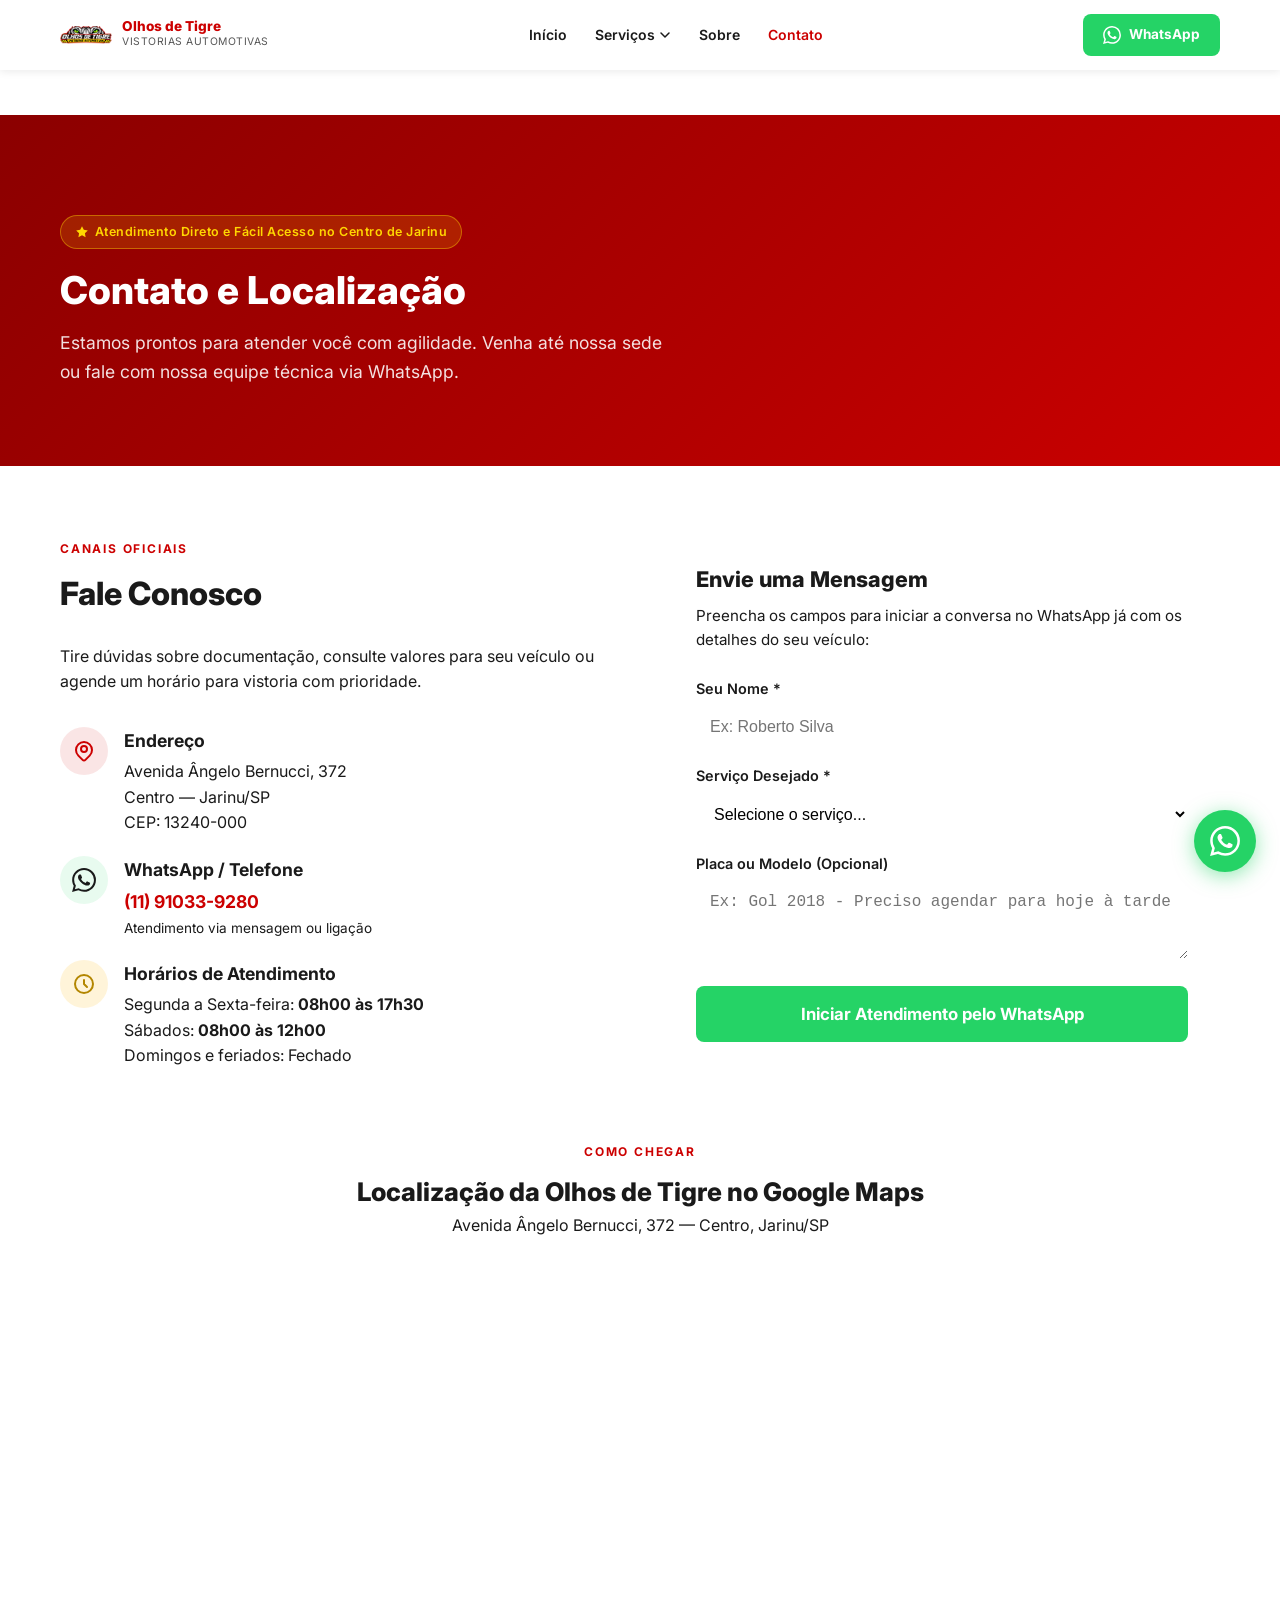
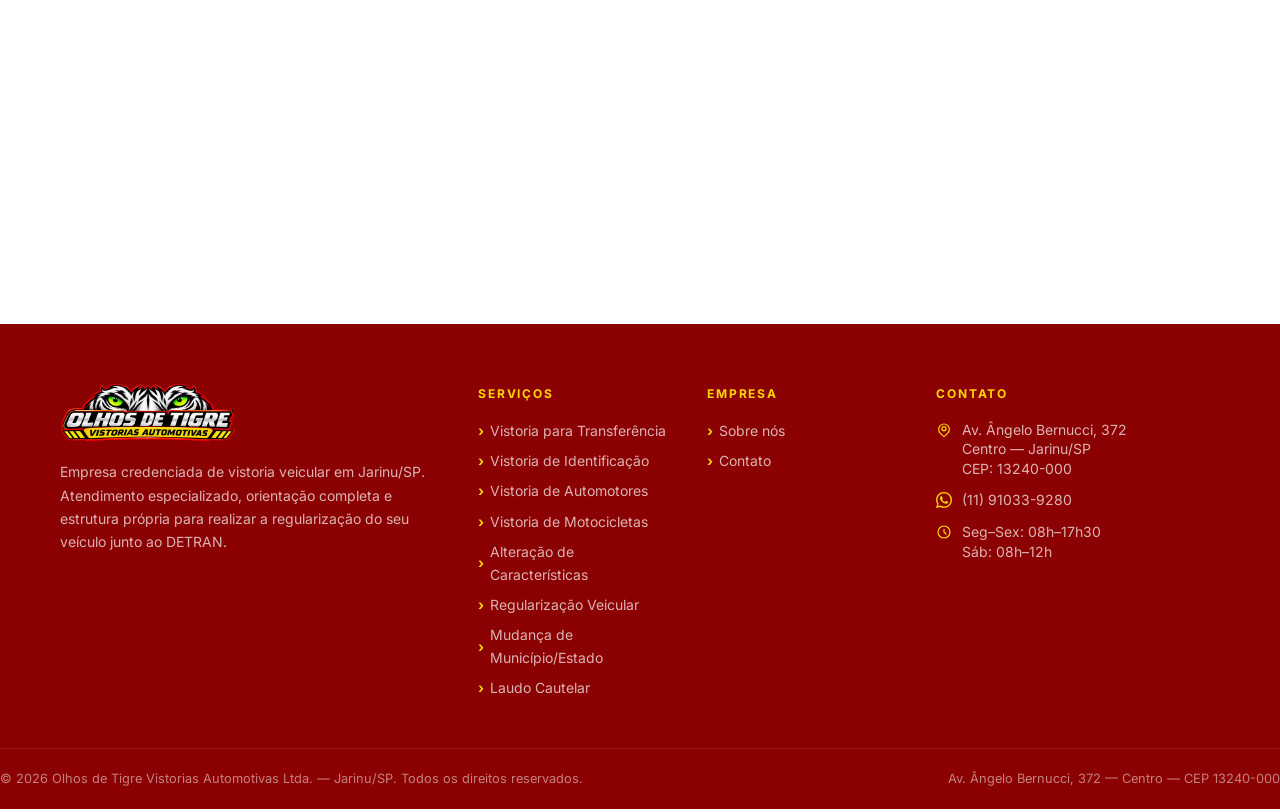
<file: contato.html>
﻿<!DOCTYPE html>
<html lang="pt-BR">
<head>
  <meta charset="UTF-8">
  <meta name="viewport" content="width=device-width, initial-scale=1.0">
  <title>Contato e Localização | Olhos de Tigre Vistorias Jarinu/SP</title>
  <meta name="description" content="Entre em contato com a Olhos de Tigre Vistorias Automotivas em Jarinu/SP. Endereço: Av. Ângelo Bernucci, 372 - Centro. Telefone e WhatsApp: (11) 91033-9280.">
  <meta name="robots" content="index, follow">
  <link rel="canonical" href="https://olhosdetigrevistorias.com.br/contato.html">

  <!-- Open Graph -->
  <meta property="og:type" content="website">
  <meta property="og:title" content="Contato e Localização | Olhos de Tigre Vistorias Jarinu/SP">
  <meta property="og:description" content="Localização, horários e WhatsApp da Olhos de Tigre Vistorias Automotivas em Jarinu/SP. Agende sua vistoria veicular.">
  <meta property="og:url" content="https://olhosdetigrevistorias.com.br/contato.html">
  <meta property="og:image" content="https://olhosdetigrevistorias.com.br/assets/logo-esportivo-olhos-de-tigre-vistorias-automotivas.png">
  <meta property="og:locale" content="pt_BR">
  <meta property="og:site_name" content="Olhos de Tigre Vistorias Automotivas">

  <link rel="icon" type="image/png" href="assets/logo-esportivo-olhos-de-tigre-vistorias-automotivas.png">
  <link rel="preconnect" href="https://fonts.googleapis.com">
  <link rel="preconnect" href="https://fonts.gstatic.com" crossorigin>
  <link href="https://fonts.googleapis.com/css2?family=Inter:wght@400;500;600;700;800&display=swap" rel="stylesheet">
  <link rel="manifest" href="manifest.json">
  <meta name="theme-color" content="#CC0000">
  <link rel="stylesheet" href="css/style.css">

  <script type="application/ld+json">
  {
    "@context": "https://schema.org",
    "@graph": [
      {
        "@type": "LocalBusiness",
        "name": "Olhos de Tigre Vistorias Automotivas",
        "telephone": "+55-11-91033-9280",
        "email": "contato@olhosdetigrevistorias.com.br",
        "address": {
          "@type": "PostalAddress",
          "streetAddress": "Avenida Ângelo Bernucci, 372",
          "addressLocality": "Jarinu",
          "addressRegion": "SP",
          "postalCode": "13240-000",
          "addressCountry": "BR"
        },
        "geo": {
          "@type": "GeoCoordinates",
          "latitude": -23.1008,
          "longitude": -46.7292
        },
        "openingHoursSpecification": [
          {
            "@type": "OpeningHoursSpecification",
            "dayOfWeek": ["Monday", "Tuesday", "Wednesday", "Thursday", "Friday"],
            "opens": "08:00",
            "closes": "17:30"
          },
          {
            "@type": "OpeningHoursSpecification",
            "dayOfWeek": "Saturday",
            "opens": "08:00",
            "closes": "12:00"
          }
        ],
        "url": "https://olhosdetigrevistorias.com.br/contato.html"
      },
      {
        "@type": "BreadcrumbList",
        "itemListElement": [
          {"@type": "ListItem", "position": 1, "name": "Início", "item": "https://olhosdetigrevistorias.com.br/"},
          {"@type": "ListItem", "position": 2, "name": "Contato e Localização", "item": "https://olhosdetigrevistorias.com.br/contato.html"}
        ]
      }
    ]
  }
  </script>
</head>
<body>

  <!-- HEADER -->
  <header class="header" role="banner">
    <div class="container">
      <div class="header__inner">
        <a href="index.html" class="header__logo" aria-label="Olhos de Tigre Vistorias - Página inicial">
          <img src="assets/logo-esportivo-olhos-de-tigre-vistorias-automotivas.png" alt="Logo Olhos de Tigre Vistorias Automotivas" width="52" height="52" loading="eager">
          <div class="header__logo-text">
            <strong>Olhos de Tigre</strong>
            <span>Vistorias Automotivas</span>
          </div>
        </a>
        <nav class="nav" role="navigation" aria-label="Menu principal">
          <div class="nav__item"><a href="index.html" class="nav__link">Início</a></div>
          <div class="nav__item nav__dropdown">
            <button class="nav__link nav__dropdown-toggle" aria-haspopup="true" aria-expanded="false">
              Serviços <svg width="12" height="12" viewBox="0 0 12 12" fill="none" aria-hidden="true"><path d="M2 4l4 4 4-4" stroke="currentColor" stroke-width="1.5" stroke-linecap="round" stroke-linejoin="round"/></svg>
            </button>
            <div class="nav__dropdown-menu" role="menu">
              <a href="vistoria-veicular-transferencia.html" role="menuitem">Vistoria para Transferência</a>
              <a href="vistoria-identificacao-veicular.html" role="menuitem">Vistoria de Identificação Veicular</a>
              <a href="vistoria-veiculos-automotores.html" role="menuitem">Vistoria de Veículos Automotores</a>
              <a href="vistoria-motocicletas.html" role="menuitem">Vistoria de Motocicletas</a>
              <a href="vistoria-alteracao-caracteristicas.html" role="menuitem">Vistoria para Alteração de Características</a>
              <a href="vistoria-regularizacao-veicular.html" role="menuitem">Vistoria para Regularização Veicular</a>
              <a href="vistoria-mudanca-municipio-estado.html" role="menuitem">Vistoria — Mudança de Município/Estado</a>
              <a href="laudo-cautelar.html" role="menuitem">Laudo Cautelar</a>
            </div>
          </div>
          <div class="nav__item"><a href="sobre.html" class="nav__link">Sobre</a></div>
          <div class="nav__item"><a href="contato.html" class="nav__link active">Contato</a></div>
        </nav>
        <div class="header__cta">
          <a href="https://wa.me/5511910339280?text=Ol%C3%A1%21+Gostaria+de+entrar+em+contato+com+a+Olhos+de+Tigre." class="btn btn--wa" target="_blank" rel="noopener noreferrer">
            <svg width="18" height="18" viewBox="0 0 24 24" fill="currentColor" aria-hidden="true"><path d="M17.472 14.382c-.297-.149-1.758-.867-2.03-.967-.273-.099-.471-.148-.67.15-.197.297-.767.966-.94 1.164-.173.199-.347.223-.644.075-.297-.15-1.255-.463-2.39-1.475-.883-.788-1.48-1.761-1.653-2.059-.173-.297-.018-.458.13-.606.134-.133.298-.347.446-.52.149-.174.198-.298.298-.497.099-.198.05-.371-.025-.52-.075-.149-.669-1.612-.916-2.207-.242-.579-.487-.5-.669-.51-.173-.008-.371-.01-.57-.01-.198 0-.52.074-.792.372-.272.297-1.04 1.016-1.04 2.479 0 1.462 1.065 2.875 1.213 3.074.149.198 2.096 3.2 5.077 4.487.709.306 1.262.489 1.694.625.712.227 1.36.195 1.871.118.571-.085 1.758-.719 2.006-1.413.248-.694.248-1.289.173-1.413-.074-.124-.272-.198-.57-.347m-5.421 7.403h-.004a9.87 9.87 0 01-5.031-1.378l-.361-.214-3.741.982.998-3.648-.235-.374a9.86 9.86 0 01-1.51-5.26c.001-5.45 4.436-9.884 9.888-9.884 2.64 0 5.122 1.03 6.988 2.898a9.825 9.825 0 012.893 6.994c-.003 5.45-4.437 9.884-9.885 9.884m8.413-18.297A11.815 11.815 0 0012.05 0C5.495 0 .16 5.335.157 11.892c0 2.096.547 4.142 1.588 5.945L.057 24l6.305-1.654a11.882 11.882 0 005.683 1.448h.005c6.554 0 11.89-5.335 11.893-11.893a11.821 11.821 0 00-3.48-8.413z"/></svg>
            WhatsApp
          </a>
        </div>
        <button class="nav-toggle" aria-label="Abrir menu de navegação" aria-expanded="false">
          <span></span><span></span><span></span>
        </button>
      </div>
    </div>
  </header>

  <!-- BREADCRUMB -->
  <div class="breadcrumb" aria-label="Caminho de navegação">
    <div class="container">
      <div class="breadcrumb__list">
        <a href="index.html" class="breadcrumb__item">Início</a>
        <span class="breadcrumb__sep">›</span>
        <span class="breadcrumb__current">Contato e Localização</span>
      </div>
    </div>
  </div>

  <main id="conteudo-principal">
    <!-- HERO DA PÁGINA -->
    <section class="page-hero">
      <div class="container">
        <div class="page-hero__badge">
          <svg width="14" height="14" viewBox="0 0 24 24" fill="currentColor" aria-hidden="true"><path d="M12 2l3.09 6.26L22 9.27l-5 4.87 1.18 6.88L12 17.77l-6.18 3.25L7 14.14 2 9.27l6.91-1.01L12 2z"/></svg>
          Atendimento Direto e Fácil Acesso no Centro de Jarinu
        </div>
        <h1 class="page-hero__title">Contato e Localização</h1>
        <p class="page-hero__desc">Estamos prontos para atender você com agilidade. Venha até nossa sede ou fale com nossa equipe técnica via WhatsApp.</p>
      </div>
    </section>

    <!-- GRID CONTATO + FORMULÁRIO -->
    <section style="padding: 64px 0; background: var(--cor-branco);">
      <div class="container">
        <div style="display: grid; grid-template-columns: 1fr 1fr; gap: 48px;" class="about-grid">
          
          <!-- INFORMAÇÕES DE CONTATO -->
          <div>
            <span class="section-label">Canais Oficiais</span>
            <h2 style="font-size: clamp(1.6rem, 2.5vw, 2.1rem); font-weight: 800; color: var(--cor-preto); margin-bottom: 24px;">
              Fale Conosco
            </h2>
            <p style="color: var(--cor-cinza-600); line-height: 1.6; margin-bottom: 32px;">
              Tire dúvidas sobre documentação, consulte valores para seu veículo ou agende um horário para vistoria com prioridade.
            </p>

            <div style="display: flex; flex-direction: column; gap: 20px;">
              <div style="display: flex; gap: 16px; align-items: flex-start;">
                <div style="width: 48px; height: 48px; background: rgba(204,0,0,0.1); border-radius: 50%; display: flex; align-items: center; justify-content: center; flex-shrink: 0; color: var(--cor-primaria);">
                  <svg width="24" height="24" fill="none" viewBox="0 0 24 24" stroke="currentColor" stroke-width="2"><path stroke-linecap="round" stroke-linejoin="round" d="M17.657 16.657L13.414 20.9a1.998 1.998 0 01-2.827 0l-4.244-4.243a8 8 0 1111.314 0z"/><circle cx="12" cy="10" r="3"/></svg>
                </div>
                <div>
                  <strong style="display: block; color: var(--cor-preto); font-size: 1.1rem; margin-bottom: 4px;">Endereço</strong>
                  <span style="color: var(--cor-cinza-700); line-height: 1.5;">Avenida Ângelo Bernucci, 372<br>Centro — Jarinu/SP<br>CEP: 13240-000</span>
                </div>
              </div>

              <div style="display: flex; gap: 16px; align-items: flex-start;">
                <div style="width: 48px; height: 48px; background: rgba(37,211,102,0.1); border-radius: 50%; display: flex; align-items: center; justify-content: center; flex-shrink: 0; color: var(--cor-whatsapp);">
                  <svg width="24" height="24" viewBox="0 0 24 24" fill="currentColor"><path d="M17.472 14.382c-.297-.149-1.758-.867-2.03-.967-.273-.099-.471-.148-.67.15-.197.297-.767.966-.94 1.164-.173.199-.347.223-.644.075-.297-.15-1.255-.463-2.39-1.475-.883-.788-1.48-1.761-1.653-2.059-.173-.297-.018-.458.13-.606.134-.133.298-.347.446-.52.149-.174.198-.298.298-.497.099-.198.05-.371-.025-.52-.075-.149-.669-1.612-.916-2.207-.242-.579-.487-.5-.669-.51-.173-.008-.371-.01-.57-.01-.198 0-.52.074-.792.372-.272.297-1.04 1.016-1.04 2.479 0 1.462 1.065 2.875 1.213 3.074.149.198 2.096 3.2 5.077 4.487.709.306 1.262.489 1.694.625.712.227 1.36.195 1.871.118.571-.085 1.758-.719 2.006-1.413.248-.694.248-1.289.173-1.413-.074-.124-.272-.198-.57-.347m-5.421 7.403h-.004a9.87 9.87 0 01-5.031-1.378l-.361-.214-3.741.982.998-3.648-.235-.374a9.86 9.86 0 01-1.51-5.26c.001-5.45 4.436-9.884 9.888-9.884 2.64 0 5.122 1.03 6.988 2.898a9.825 9.825 0 012.893 6.994c-.003 5.45-4.437 9.884-9.885 9.884m8.413-18.297A11.815 11.815 0 0012.05 0C5.495 0 .16 5.335.157 11.892c0 2.096.547 4.142 1.588 5.945L.057 24l6.305-1.654a11.882 11.882 0 005.683 1.448h.005c6.554 0 11.89-5.335 11.893-11.893a11.821 11.821 0 00-3.48-8.413z"/></svg>
                </div>
                <div>
                  <strong style="display: block; color: var(--cor-preto); font-size: 1.1rem; margin-bottom: 4px;">WhatsApp / Telefone</strong>
                  <a href="https://wa.me/5511910339280" target="_blank" rel="noopener noreferrer" style="color: var(--cor-primaria); font-weight: 700; text-decoration: none; font-size: 1.1rem;">
                    (11) 91033-9280
                  </a>
                  <span style="display: block; font-size: 0.85rem; color: var(--cor-cinza-600); margin-top: 2px;">Atendimento via mensagem ou ligação</span>
                </div>
              </div>

              <div style="display: flex; gap: 16px; align-items: flex-start;">
                <div style="width: 48px; height: 48px; background: rgba(255,183,3,0.15); border-radius: 50%; display: flex; align-items: center; justify-content: center; flex-shrink: 0; color: #b38600;">
                  <svg width="24" height="24" fill="none" viewBox="0 0 24 24" stroke="currentColor" stroke-width="2"><path stroke-linecap="round" stroke-linejoin="round" d="M12 8v4l3 3m6-3a9 9 0 11-18 0 9 9 0 0118 0z"/></svg>
                </div>
                <div>
                  <strong style="display: block; color: var(--cor-preto); font-size: 1.1rem; margin-bottom: 4px;">Horários de Atendimento</strong>
                  <span style="color: var(--cor-cinza-700); line-height: 1.5;">
                    Segunda a Sexta-feira: <strong>08h00 às 17h30</strong><br>
                    Sábados: <strong>08h00 às 12h00</strong><br>
                    Domingos e feriados: Fechado
                  </span>
                </div>
              </div>
            </div>
          </div>

          <!-- FORMULÁRIO COM REDIRECIONAMENTO WHATSAPP -->
          <div>
            <div style="background: var(--cor-cinza-100); padding: 32px; border-radius: var(--radius-lg); border: 1px solid var(--cor-cinza-200);">
              <h3 style="font-size: 1.35rem; font-weight: 800; color: var(--cor-preto); margin-bottom: 8px;">Envie uma Mensagem</h3>
              <p style="color: var(--cor-cinza-600); font-size: 0.95rem; margin-bottom: 24px;">Preencha os campos para iniciar a conversa no WhatsApp já com os detalhes do seu veículo:</p>

              <form id="form-contato">
                <div style="margin-bottom: 16px;">
                  <label for="campo-nome" style="display: block; font-weight: 600; font-size: 0.9rem; margin-bottom: 6px; color: var(--cor-cinza-800);">Seu Nome *</label>
                  <input type="text" id="campo-nome" class="form-control" placeholder="Ex: Roberto Silva" required style="width: 100%; padding: 12px 14px; border: 1px solid var(--cor-cinza-300); border-radius: var(--radius-sm); font-size: 1rem;">
                </div>
                <div style="margin-bottom: 16px;">
                  <label for="campo-servico" style="display: block; font-weight: 600; font-size: 0.9rem; margin-bottom: 6px; color: var(--cor-cinza-800);">Serviço Desejado *</label>
                  <select id="campo-servico" class="form-control" required style="width: 100%; padding: 12px 14px; border: 1px solid var(--cor-cinza-300); border-radius: var(--radius-sm); font-size: 1rem; background-color: white;">
                    <option value="">Selecione o serviço...</option>
                    <option value="Vistoria para Transferência">Vistoria para Transferência</option>
                    <option value="Vistoria de Identificação Veicular">Vistoria de Identificação Veicular</option>
                    <option value="Vistoria de Carro / Automóvel">Vistoria de Carro / Automóvel</option>
                    <option value="Vistoria de Motocicleta">Vistoria de Motocicleta</option>
                    <option value="Alteração de Características">Alteração de Características</option>
                    <option value="Regularização Veicular">Regularização Veicular</option>
                    <option value="Mudança de Município ou Estado">Mudança de Município ou Estado</option>
                    <option value="Laudo Cautelar">Laudo Cautelar</option>
                  </select>
                </div>
                <div style="margin-bottom: 20px;">
                  <label for="campo-mensagem" style="display: block; font-weight: 600; font-size: 0.9rem; margin-bottom: 6px; color: var(--cor-cinza-800);">Placa ou Modelo (Opcional)</label>
                  <textarea id="campo-mensagem" class="form-control" rows="3" placeholder="Ex: Gol 2018 - Preciso agendar para hoje à tarde" style="width: 100%; padding: 12px 14px; border: 1px solid var(--cor-cinza-300); border-radius: var(--radius-sm); font-size: 1rem;"></textarea>
                </div>
                <button type="submit" class="btn btn--wa btn--lg" style="width: 100%; justify-content: center;">
                  Iniciar Atendimento pelo WhatsApp
                </button>
              </form>
            </div>
          </div>
        </div>
      </div>
    </section>

    <!-- MAPA GOOGLE MAPS -->
    <section style="padding: 0 0 64px 0; background: var(--cor-branco);">
      <div class="container">
        <div style="text-align: center; margin-bottom: 24px;">
          <span class="section-label">Como Chegar</span>
          <h2 style="font-size: clamp(1.4rem, 2vw, 1.9rem); font-weight: 800; color: var(--cor-preto);">
            Localização da Olhos de Tigre no Google Maps
          </h2>
          <p style="color: var(--cor-cinza-600);">Avenida Ângelo Bernucci, 372 — Centro, Jarinu/SP</p>
        </div>
        <div style="border-radius: var(--radius-lg); overflow: hidden; box-shadow: var(--shadow-md); border: 2px solid var(--cor-cinza-200); position: relative; padding-bottom: 45%; height: 0;">
          <iframe 
            src="https://www.google.com/maps/embed?pb=!1m18!1m12!1m3!1d3667.6256984857753!2d-46.731422!3d-23.101188!2m3!1f0!2f0!3f0!3m2!1i1024!2i768!4f13.1!3m3!1m2!1s0x94cedfb459422df5%3A0xc48c0db168122a27!2sAv.%20%C3%82ngelo%20Bernucci%2C%20372%2C%20Jarinu%20-%20SP%2C%2013240-000!5e0!3m2!1spt-BR!2sbr!4v1710000000000!5m2!1spt-BR!2sbr" 
            style="position: absolute; top: 0; left: 0; width: 100%; height: 100%; border: 0;" 
            allowfullscreen="" 
            loading="lazy" 
            referrerpolicy="no-referrer-when-downgrade"
            title="Mapa de Localização - Olhos de Tigre Vistorias Jarinu">
          </iframe>
        </div>
        <div style="text-align: center; margin-top: 20px;">
          <a href="https://maps.google.com/?q=Avenida+Ângelo+Bernucci,+372,+Centro,+Jarinu+-+SP" target="_blank" rel="noopener noreferrer" class="btn btn--outline">
            Abrir Rota no Google Maps
          </a>
        </div>
      </div>
    </section>
  </main>

  <!-- FOOTER -->
  <footer class="footer" role="contentinfo">
    <div class="container">
      <div class="footer__grid">
        <div>
          <div class="footer__logo">
            <img src="assets/logo-esportivo-olhos-de-tigre-vistorias-automotivas.png" alt="Olhos de Tigre Vistorias Automotivas" width="60" height="60" loading="lazy">
          </div>
          <p class="footer__about">Empresa credenciada de vistoria veicular em Jarinu/SP. Atendimento especializado, orientação completa e estrutura própria para realizar a regularização do seu veículo junto ao DETRAN.</p>
        </div>
        <div>
          <h3 class="footer__title">Serviços</h3>
          <div class="footer__links">
            <a href="vistoria-veicular-transferencia.html" class="footer__link">Vistoria para Transferência</a>
            <a href="vistoria-identificacao-veicular.html" class="footer__link">Vistoria de Identificação</a>
            <a href="vistoria-veiculos-automotores.html" class="footer__link">Vistoria de Automotores</a>
            <a href="vistoria-motocicletas.html" class="footer__link">Vistoria de Motocicletas</a>
            <a href="vistoria-alteracao-caracteristicas.html" class="footer__link">Alteração de Características</a>
            <a href="vistoria-regularizacao-veicular.html" class="footer__link">Regularização Veicular</a>
            <a href="vistoria-mudanca-municipio-estado.html" class="footer__link">Mudança de Município/Estado</a>
            <a href="laudo-cautelar.html" class="footer__link">Laudo Cautelar</a>
          </div>
        </div>
        <div>
          <h3 class="footer__title">Empresa</h3>
          <div class="footer__links">
            <a href="sobre.html" class="footer__link">Sobre nós</a>
            <a href="contato.html" class="footer__link">Contato</a>
          </div>
        </div>
        <div>
          <h3 class="footer__title">Contato</h3>
          <div class="footer__contact">
            <div class="footer__contact-item">
              <svg width="16" height="16" fill="none" viewBox="0 0 24 24" stroke="currentColor" stroke-width="1.8" aria-hidden="true"><path stroke-linecap="round" stroke-linejoin="round" d="M17.657 16.657L13.414 20.9a1.998 1.998 0 01-2.827 0l-4.244-4.243a8 8 0 1111.314 0z"/><circle cx="12" cy="10" r="3"/></svg>
              <span>Av. Ângelo Bernucci, 372<br>Centro — Jarinu/SP<br>CEP: 13240-000</span>
            </div>
            <div class="footer__contact-item">
              <svg width="16" height="16" viewBox="0 0 24 24" fill="currentColor" aria-hidden="true"><path d="M17.472 14.382c-.297-.149-1.758-.867-2.03-.967-.273-.099-.471-.148-.67.15-.197.297-.767.966-.94 1.164-.173.199-.347.223-.644.075-.297-.15-1.255-.463-2.39-1.475-.883-.788-1.48-1.761-1.653-2.059-.173-.297-.018-.458.13-.606.134-.133.298-.347.446-.52.149-.174.198-.298.298-.497.099-.198.05-.371-.025-.52-.075-.149-.669-1.612-.916-2.207-.242-.579-.487-.5-.669-.51-.173-.008-.371-.01-.57-.01-.198 0-.52.074-.792.372-.272.297-1.04 1.016-1.04 2.479 0 1.462 1.065 2.875 1.213 3.074.149.198 2.096 3.2 5.077 4.487.709.306 1.262.489 1.694.625.712.227 1.36.195 1.871.118.571-.085 1.758-.719 2.006-1.413.248-.694.248-1.289.173-1.413-.074-.124-.272-.198-.57-.347m-5.421 7.403h-.004a9.87 9.87 0 01-5.031-1.378l-.361-.214-3.741.982.998-3.648-.235-.374a9.86 9.86 0 01-1.51-5.26c.001-5.45 4.436-9.884 9.888-9.884 2.64 0 5.122 1.03 6.988 2.898a9.825 9.825 0 012.893 6.994c-.003 5.45-4.437 9.884-9.885 9.884m8.413-18.297A11.815 11.815 0 0012.05 0C5.495 0 .16 5.335.157 11.892c0 2.096.547 4.142 1.588 5.945L.057 24l6.305-1.654a11.882 11.882 0 005.683 1.448h.005c6.554 0 11.89-5.335 11.893-11.893a11.821 11.821 0 00-3.48-8.413z"/></svg>
              <a href="https://wa.me/5511910339280" target="_blank" rel="noopener noreferrer" style="color: rgba(255,255,255,0.7);">(11) 91033-9280</a>
            </div>
            <div class="footer__contact-item">
              <svg width="16" height="16" fill="none" viewBox="0 0 24 24" stroke="currentColor" stroke-width="1.8" aria-hidden="true"><path stroke-linecap="round" stroke-linejoin="round" d="M12 8v4l3 3m6-3a9 9 0 11-18 0 9 9 0 0118 0z"/></svg>
              <span>Seg–Sex: 08h–17h30<br>Sáb: 08h–12h</span>
            </div>
          </div>
        </div>
      </div>
    </div>
    <div class="footer__bottom">
      <span>© <span id="ano"></span> Olhos de Tigre Vistorias Automotivas Ltda. — Jarinu/SP. Todos os direitos reservados.</span>
      <span>Av. Ângelo Bernucci, 372 — Centro — CEP 13240-000</span>
    </div>
  </footer>

  <!-- WHATSAPP FLUTUANTE -->
  <a href="https://wa.me/5511910339280?text=Ol%C3%A1%21+Gostaria+de+informa%C3%A7%C3%B5es+sobre+vistorias+em+Jarinu."
     class="whatsapp-float" target="_blank" rel="noopener noreferrer" aria-label="Falar pelo WhatsApp">
    <span class="whatsapp-float__tooltip">Fale pelo WhatsApp</span>
    <svg width="30" height="30" viewBox="0 0 24 24" fill="currentColor" aria-hidden="true"><path d="M17.472 14.382c-.297-.149-1.758-.867-2.03-.967-.273-.099-.471-.148-.67.15-.197.297-.767.966-.94 1.164-.173.199-.347.223-.644.075-.297-.15-1.255-.463-2.39-1.475-.883-.788-1.48-1.761-1.653-2.059-.173-.297-.018-.458.13-.606.134-.133.298-.347.446-.52.149-.174.198-.298.298-.497.099-.198.05-.371-.025-.52-.075-.149-.669-1.612-.916-2.207-.242-.579-.487-.5-.669-.51-.173-.008-.371-.01-.57-.01-.198 0-.52.074-.792.372-.272.297-1.04 1.016-1.04 2.479 0 1.462 1.065 2.875 1.213 3.074.149.198 2.096 3.2 5.077 4.487.709.306 1.262.489 1.694.625.712.227 1.36.195 1.871.118.571-.085 1.758-.719 2.006-1.413.248-.694.248-1.289.173-1.413-.074-.124-.272-.198-.57-.347m-5.421 7.403h-.004a9.87 9.87 0 01-5.031-1.378l-.361-.214-3.741.982.998-3.648-.235-.374a9.86 9.86 0 01-1.51-5.26c.001-5.45 4.436-9.884 9.888-9.884 2.64 0 5.122 1.03 6.988 2.898a9.825 9.825 0 012.893 6.994c-.003 5.45-4.437 9.884-9.885 9.884m8.413-18.297A11.815 11.815 0 0012.05 0C5.495 0 .16 5.335.157 11.892c0 2.096.547 4.142 1.588 5.945L.057 24l6.305-1.654a11.882 11.882 0 005.683 1.448h.005c6.554 0 11.89-5.335 11.893-11.893a11.821 11.821 0 00-3.48-8.413z"/></svg>
  </a>

  <script src="js/main.js" defer></script>
</body>
</html>
</file>
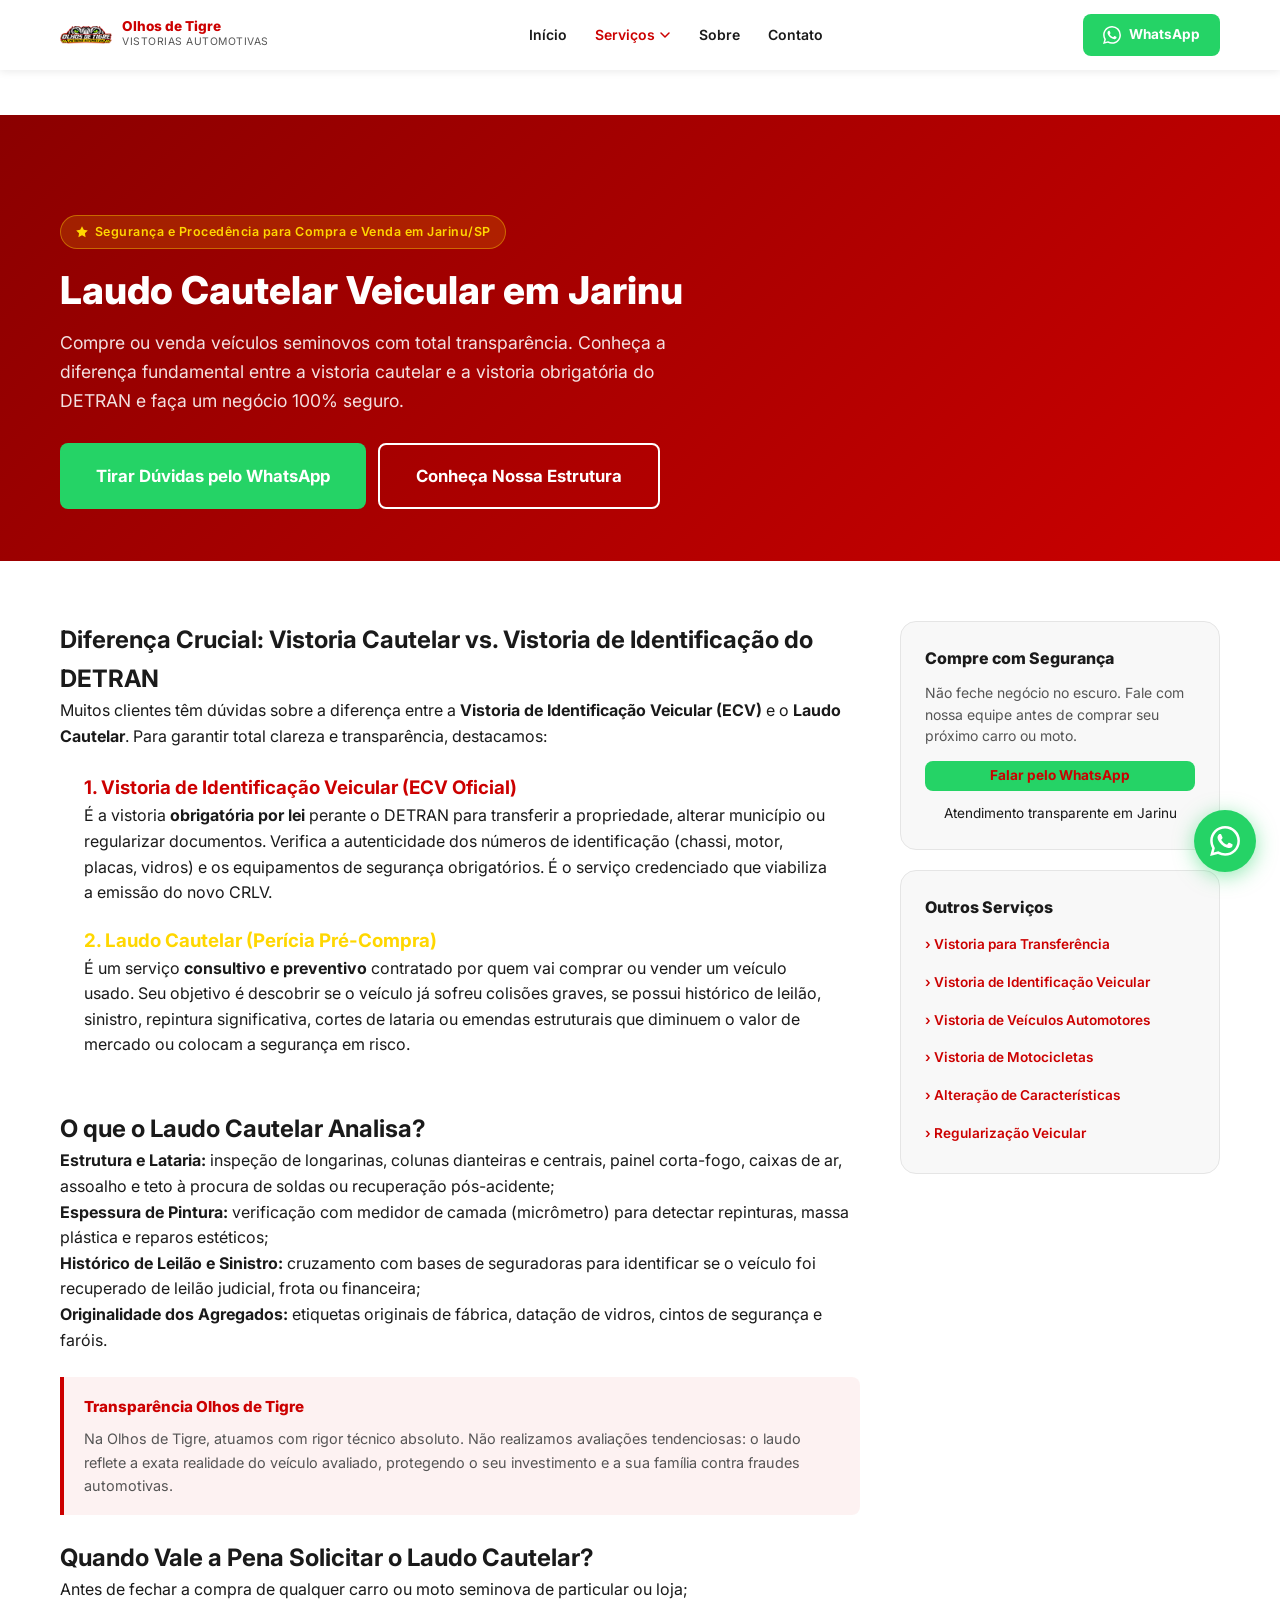
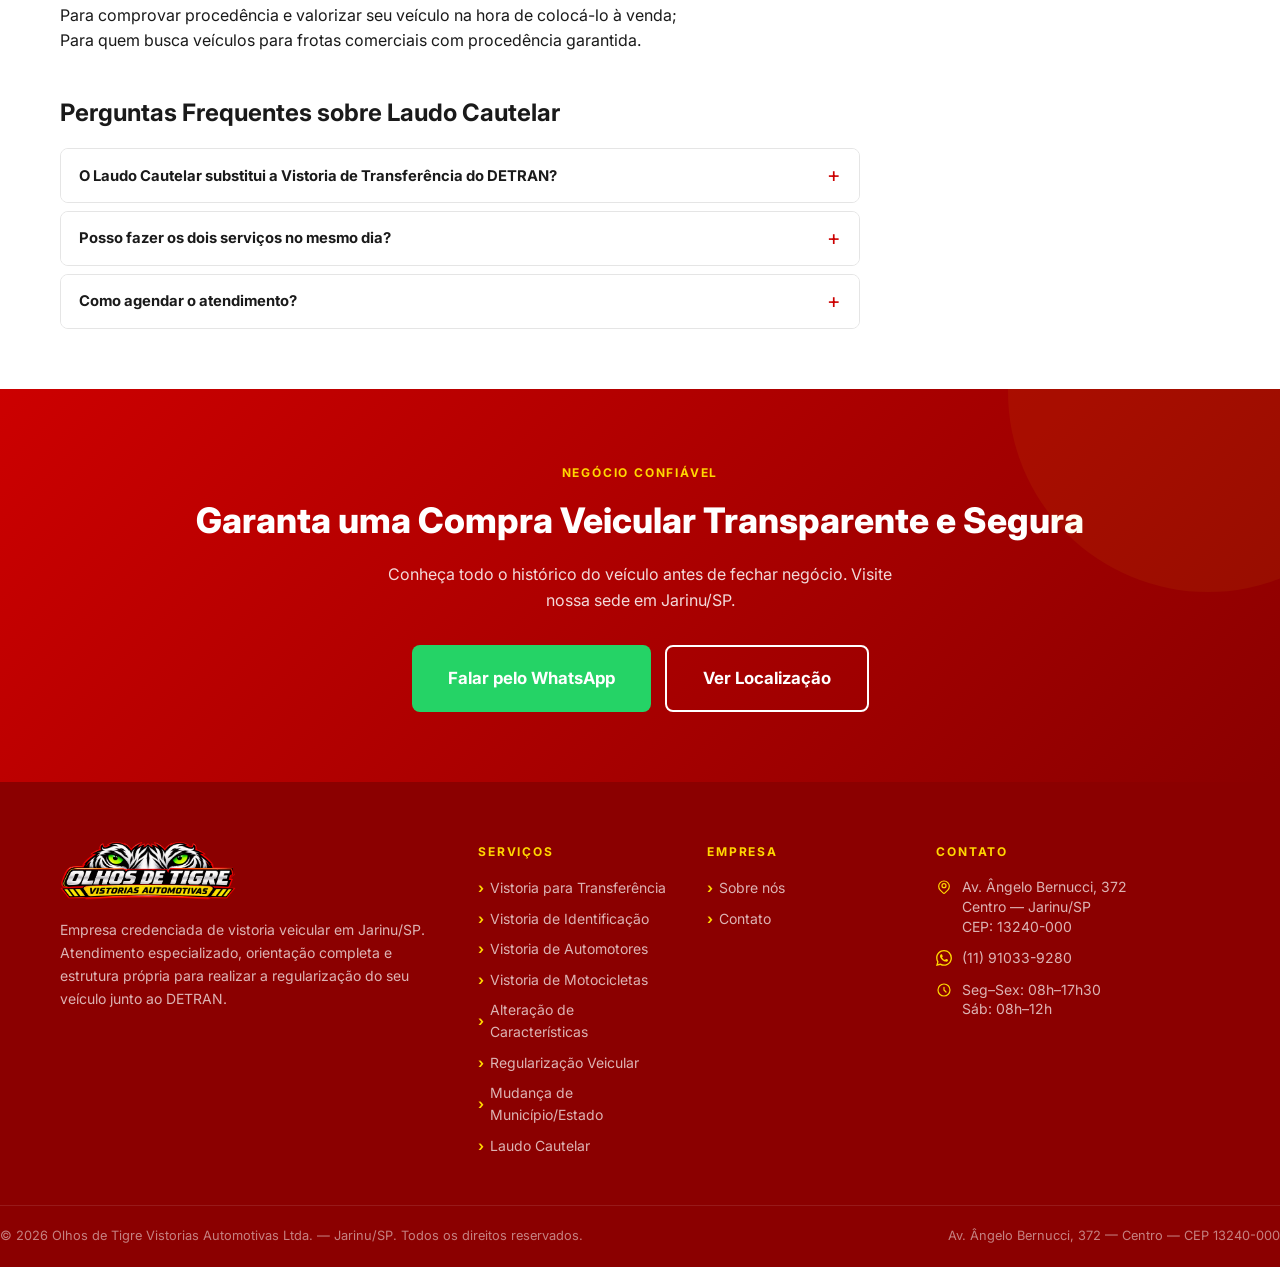
<file: laudo-cautelar.html>
﻿<!DOCTYPE html>
<html lang="pt-BR">
<head>
  <meta charset="UTF-8">
  <meta name="viewport" content="width=device-width, initial-scale=1.0">
  <title>Laudo Cautelar Veicular em Jarinu | Olhos de Tigre Vistorias</title>
  <meta name="description" content="Saiba tudo sobre o laudo cautelar veicular para compra e venda segura em Jarinu/SP. Entenda as diferenças entre vistoria cautelar e vistoria de identificação do DETRAN.">
  <meta name="robots" content="index, follow">
  <link rel="canonical" href="https://olhosdetigrevistorias.com.br/laudo-cautelar.html">

  <!-- Open Graph -->
  <meta property="og:type" content="website">
  <meta property="og:title" content="Laudo Cautelar Veicular em Jarinu | Olhos de Tigre Vistorias">
  <meta property="og:description" content="Compre seu veículo usado com total segurança. Avaliação de histórico, integridade estrutural e procedência em Jarinu/SP.">
  <meta property="og:url" content="https://olhosdetigrevistorias.com.br/laudo-cautelar.html">
  <meta property="og:image" content="https://olhosdetigrevistorias.com.br/assets/logo-esportivo-olhos-de-tigre-vistorias-automotivas.png">
  <meta property="og:locale" content="pt_BR">
  <meta property="og:site_name" content="Olhos de Tigre Vistorias Automotivas">

  <link rel="icon" type="image/png" href="assets/logo-esportivo-olhos-de-tigre-vistorias-automotivas.png">
  <link rel="preconnect" href="https://fonts.googleapis.com">
  <link rel="preconnect" href="https://fonts.gstatic.com" crossorigin>
  <link href="https://fonts.googleapis.com/css2?family=Inter:wght@400;500;600;700;800&display=swap" rel="stylesheet">
  <link rel="manifest" href="manifest.json">
  <meta name="theme-color" content="#CC0000">
  <link rel="stylesheet" href="css/style.css">

  <script type="application/ld+json">
  {
    "@context": "https://schema.org",
    "@graph": [
      {
        "@type": "Service",
        "name": "Orientação e Laudo Cautelar Veicular",
        "description": "Análise técnica de procedência, integridade estrutural e histórico veicular para negociações seguras de compra e venda em Jarinu/SP.",
        "provider": {
          "@type": "LocalBusiness",
          "name": "Olhos de Tigre Vistorias Automotivas",
          "telephone": "+55-11-91033-9280",
          "address": {
            "@type": "PostalAddress",
            "streetAddress": "Avenida Ângelo Bernucci, 372",
            "addressLocality": "Jarinu",
            "addressRegion": "SP",
            "postalCode": "13240-000",
            "addressCountry": "BR"
          },
          "url": "https://olhosdetigrevistorias.com.br"
        },
        "areaServed": ["Jarinu", "Atibaia", "Bragança Paulista", "Campo Limpo Paulista", "Jundiaí"],
        "url": "https://olhosdetigrevistorias.com.br/laudo-cautelar.html"
      },
      {
        "@type": "BreadcrumbList",
        "itemListElement": [
          {"@type": "ListItem", "position": 1, "name": "Início", "item": "https://olhosdetigrevistorias.com.br/"},
          {"@type": "ListItem", "position": 2, "name": "Serviços", "item": "https://olhosdetigrevistorias.com.br/#servicos"},
          {"@type": "ListItem", "position": 3, "name": "Laudo Cautelar", "item": "https://olhosdetigrevistorias.com.br/laudo-cautelar.html"}
        ]
      }
    ]
  }
  </script>
</head>
<body>

  <!-- HEADER -->
  <header class="header" role="banner">
    <div class="container">
      <div class="header__inner">
        <a href="index.html" class="header__logo" aria-label="Olhos de Tigre Vistorias - Página inicial">
          <img src="assets/logo-esportivo-olhos-de-tigre-vistorias-automotivas.png" alt="Logo Olhos de Tigre Vistorias Automotivas" width="52" height="52" loading="eager">
          <div class="header__logo-text">
            <strong>Olhos de Tigre</strong>
            <span>Vistorias Automotivas</span>
          </div>
        </a>
        <nav class="nav" role="navigation" aria-label="Menu principal">
          <div class="nav__item"><a href="index.html" class="nav__link">Início</a></div>
          <div class="nav__item nav__dropdown">
            <button class="nav__link nav__dropdown-toggle active" aria-haspopup="true" aria-expanded="false">
              Serviços <svg width="12" height="12" viewBox="0 0 12 12" fill="none" aria-hidden="true"><path d="M2 4l4 4 4-4" stroke="currentColor" stroke-width="1.5" stroke-linecap="round" stroke-linejoin="round"/></svg>
            </button>
            <div class="nav__dropdown-menu" role="menu">
              <a href="vistoria-veicular-transferencia.html" role="menuitem">Vistoria para Transferência</a>
              <a href="vistoria-identificacao-veicular.html" role="menuitem">Vistoria de Identificação Veicular</a>
              <a href="vistoria-veiculos-automotores.html" role="menuitem">Vistoria de Veículos Automotores</a>
              <a href="vistoria-motocicletas.html" role="menuitem">Vistoria de Motocicletas</a>
              <a href="vistoria-alteracao-caracteristicas.html" role="menuitem">Vistoria para Alteração de Características</a>
              <a href="vistoria-regularizacao-veicular.html" role="menuitem">Vistoria para Regularização Veicular</a>
              <a href="vistoria-mudanca-municipio-estado.html" role="menuitem">Vistoria — Mudança de Município/Estado</a>
              <a href="laudo-cautelar.html" role="menuitem">Laudo Cautelar</a>
            </div>
          </div>
          <div class="nav__item"><a href="sobre.html" class="nav__link">Sobre</a></div>
          <div class="nav__item"><a href="contato.html" class="nav__link">Contato</a></div>
        </nav>
        <div class="header__cta">
          <a href="https://wa.me/5511910339280?text=Ol%C3%A1%21+Gostaria+de+informa%C3%A7%C3%B5es+sobre+laudo+cautelar." class="btn btn--wa" target="_blank" rel="noopener noreferrer">
            <svg width="18" height="18" viewBox="0 0 24 24" fill="currentColor" aria-hidden="true"><path d="M17.472 14.382c-.297-.149-1.758-.867-2.03-.967-.273-.099-.471-.148-.67.15-.197.297-.767.966-.94 1.164-.173.199-.347.223-.644.075-.297-.15-1.255-.463-2.39-1.475-.883-.788-1.48-1.761-1.653-2.059-.173-.297-.018-.458.13-.606.134-.133.298-.347.446-.52.149-.174.198-.298.298-.497.099-.198.05-.371-.025-.52-.075-.149-.669-1.612-.916-2.207-.242-.579-.487-.5-.669-.51-.173-.008-.371-.01-.57-.01-.198 0-.52.074-.792.372-.272.297-1.04 1.016-1.04 2.479 0 1.462 1.065 2.875 1.213 3.074.149.198 2.096 3.2 5.077 4.487.709.306 1.262.489 1.694.625.712.227 1.36.195 1.871.118.571-.085 1.758-.719 2.006-1.413.248-.694.248-1.289.173-1.413-.074-.124-.272-.198-.57-.347m-5.421 7.403h-.004a9.87 9.87 0 01-5.031-1.378l-.361-.214-3.741.982.998-3.648-.235-.374a9.86 9.86 0 01-1.51-5.26c.001-5.45 4.436-9.884 9.888-9.884 2.64 0 5.122 1.03 6.988 2.898a9.825 9.825 0 012.893 6.994c-.003 5.45-4.437 9.884-9.885 9.884m8.413-18.297A11.815 11.815 0 0012.05 0C5.495 0 .16 5.335.157 11.892c0 2.096.547 4.142 1.588 5.945L.057 24l6.305-1.654a11.882 11.882 0 005.683 1.448h.005c6.554 0 11.89-5.335 11.893-11.893a11.821 11.821 0 00-3.48-8.413z"/></svg>
            WhatsApp
          </a>
        </div>
        <button class="nav-toggle" aria-label="Abrir menu de navegação" aria-expanded="false">
          <span></span><span></span><span></span>
        </button>
      </div>
    </div>
  </header>

  <!-- BREADCRUMB -->
  <div class="breadcrumb" aria-label="Caminho de navegação">
    <div class="container">
      <div class="breadcrumb__list">
        <a href="index.html" class="breadcrumb__item">Início</a>
        <span class="breadcrumb__sep">›</span>
        <a href="index.html#servicos" class="breadcrumb__item">Serviços</a>
        <span class="breadcrumb__sep">›</span>
        <span class="breadcrumb__current">Laudo Cautelar</span>
      </div>
    </div>
  </div>

  <main id="conteudo-principal">
    <!-- HERO DA PÁGINA -->
    <section class="page-hero">
      <div class="container">
        <div class="page-hero__badge">
          <svg width="14" height="14" viewBox="0 0 24 24" fill="currentColor" aria-hidden="true"><path d="M12 2l3.09 6.26L22 9.27l-5 4.87 1.18 6.88L12 17.77l-6.18 3.25L7 14.14 2 9.27l6.91-1.01L12 2z"/></svg>
          Segurança e Procedência para Compra e Venda em Jarinu/SP
        </div>
        <h1 class="page-hero__title">Laudo Cautelar Veicular em Jarinu</h1>
        <p class="page-hero__desc">Compre ou venda veículos seminovos com total transparência. Conheça a diferença fundamental entre a vistoria cautelar e a vistoria obrigatória do DETRAN e faça um negócio 100% seguro.</p>
        <div class="page-hero__cta">
          <a href="https://wa.me/5511910339280?text=Ol%C3%A1%21+Gostaria+de+informa%C3%A7%C3%B5es+sobre+laudo+cautelar+em+Jarinu." class="btn btn--wa btn--lg" target="_blank" rel="noopener noreferrer">
            Tirar Dúvidas pelo WhatsApp
          </a>
          <a href="contato.html" class="btn btn--outline btn--lg">Conheça Nossa Estrutura</a>
        </div>
      </div>
    </section>

    <!-- CONTEÚDO PRINCIPAL DO SERVIÇO -->
    <section class="service-content">
      <div class="container">
        <div class="service-content__grid">
          <div class="service-content__main">
            <h2>Diferença Crucial: Vistoria Cautelar vs. Vistoria de Identificação do DETRAN</h2>
            <p>Muitos clientes têm dúvidas sobre a diferença entre a <strong>Vistoria de Identificação Veicular (ECV)</strong> e o <strong>Laudo Cautelar</strong>. Para garantir total clareza e transparência, destacamos:</p>

            <div style="background-color: var(--cor-cinza-100); border-radius: var(--radius-md); padding: 24px; margin-bottom: 28px;">
              <h3 style="color: var(--cor-primaria); margin-top: 0;">1. Vistoria de Identificação Veicular (ECV Oficial)</h3>
              <p>É a vistoria <strong>obrigatória por lei</strong> perante o DETRAN para transferir a propriedade, alterar município ou regularizar documentos. Verifica a autenticidade dos números de identificação (chassi, motor, placas, vidros) e os equipamentos de segurança obrigatórios. É o serviço credenciado que viabiliza a emissão do novo CRLV.</p>

              <h3 style="color: var(--cor-secundaria); margin-top: 20px;">2. Laudo Cautelar (Perícia Pré-Compra)</h3>
              <p>É um serviço <strong>consultivo e preventivo</strong> contratado por quem vai comprar ou vender um veículo usado. Seu objetivo é descobrir se o veículo já sofreu colisões graves, se possui histórico de leilão, sinistro, repintura significativa, cortes de lataria ou emendas estruturais que diminuem o valor de mercado ou colocam a segurança em risco.</p>
            </div>

            <h2>O que o Laudo Cautelar Analisa?</h2>
            <ul>
              <li><strong>Estrutura e Lataria:</strong> inspeção de longarinas, colunas dianteiras e centrais, painel corta-fogo, caixas de ar, assoalho e teto à procura de soldas ou recuperação pós-acidente;</li>
              <li><strong>Espessura de Pintura:</strong> verificação com medidor de camada (micrômetro) para detectar repinturas, massa plástica e reparos estéticos;</li>
              <li><strong>Histórico de Leilão e Sinistro:</strong> cruzamento com bases de seguradoras para identificar se o veículo foi recuperado de leilão judicial, frota ou financeira;</li>
              <li><strong>Originalidade dos Agregados:</strong> etiquetas originais de fábrica, datação de vidros, cintos de segurança e faróis.</li>
            </ul>

            <div class="service-box">
              <div class="service-box__title">Transparência Olhos de Tigre</div>
              <p>Na Olhos de Tigre, atuamos com rigor técnico absoluto. Não realizamos avaliações tendenciosas: o laudo reflete a exata realidade do veículo avaliado, protegendo o seu investimento e a sua família contra fraudes automotivas.</p>
            </div>

            <h2>Quando Vale a Pena Solicitar o Laudo Cautelar?</h2>
            <ul>
              <li>Antes de fechar a compra de qualquer carro ou moto seminova de particular ou loja;</li>
              <li>Para comprovar procedência e valorizar seu veículo na hora de colocá-lo à venda;</li>
              <li>Para quem busca veículos para frotas comerciais com procedência garantida.</li>
            </ul>

            <!-- FAQ -->
            <div class="faq-section" style="margin-top: 40px;">
              <h2>Perguntas Frequentes sobre Laudo Cautelar</h2>
              <div class="accordion">
                <div class="accordion__item">
                  <button class="accordion__header" aria-expanded="false">
                    <span>O Laudo Cautelar substitui a Vistoria de Transferência do DETRAN?</span>
                    <span class="accordion__icon">+</span>
                  </button>
                  <div class="accordion__body">
                    <div class="accordion__content">
                      <p>Não. Para transferir o documento junto ao DETRAN, a vistoria oficial de identificação veicular (ECV) continua sendo legalmente obrigatória. O laudo cautelar é um exame complementar focado na segurança do comprador e integridade do veículo.</p>
                    </div>
                  </div>
                </div>
                <div class="accordion__item">
                  <button class="accordion__header" aria-expanded="false">
                    <span>Posso fazer os dois serviços no mesmo dia?</span>
                    <span class="accordion__icon">+</span>
                  </button>
                  <div class="accordion__body">
                    <div class="accordion__content">
                      <p>Sim! Ao trazer o veículo na nossa unidade em Jarinu, podemos realizar a vistoria oficial de identificação para o DETRAN e fornecer a orientação cautelar detalhada com máximo conforto e agilidade.</p>
                    </div>
                  </div>
                </div>
                <div class="accordion__item">
                  <button class="accordion__header" aria-expanded="false">
                    <span>Como agendar o atendimento?</span>
                    <span class="accordion__icon">+</span>
                  </button>
                  <div class="accordion__body">
                    <div class="accordion__content">
                      <p>Basta nos contatar pelo WhatsApp clicando no botão abaixo para verificar a disponibilidade de horário e receber o valor detalhado.</p>
                    </div>
                  </div>
                </div>
              </div>
            </div>
          </div>

          <!-- SIDEBAR -->
          <aside class="service-sidebar">
            <div class="service-sidebar__card">
              <h3>Compre com Segurança</h3>
              <p>Não feche negócio no escuro. Fale com nossa equipe antes de comprar seu próximo carro ou moto.</p>
              <a href="https://wa.me/5511910339280?text=Ol%C3%A1%21+Gostaria+de+informa%C3%A7%C3%B5es+sobre+o+laudo+cautelar." class="btn btn--wa" style="width: 100%; margin-bottom: 12px;" target="_blank" rel="noopener noreferrer">
                Falar pelo WhatsApp
              </a>
              <div style="font-size: 0.85rem; color: var(--cor-cinza-600); text-align: center;">
                Atendimento transparente em Jarinu
              </div>
            </div>

            <div class="service-sidebar__card">
              <h3>Outros Serviços</h3>
              <ul style="list-style: none; padding: 0; margin: 0; display: flex; flexDirection: column; gap: 8px;">
                <li><a href="vistoria-veicular-transferencia.html" style="color: var(--cor-primaria); font-weight: 600; text-decoration: none;">› Vistoria para Transferência</a></li>
                <li><a href="vistoria-identificacao-veicular.html" style="color: var(--cor-primaria); font-weight: 600; text-decoration: none;">› Vistoria de Identificação Veicular</a></li>
                <li><a href="vistoria-veiculos-automotores.html" style="color: var(--cor-primaria); font-weight: 600; text-decoration: none;">› Vistoria de Veículos Automotores</a></li>
                <li><a href="vistoria-motocicletas.html" style="color: var(--cor-primaria); font-weight: 600; text-decoration: none;">› Vistoria de Motocicletas</a></li>
                <li><a href="vistoria-alteracao-caracteristicas.html" style="color: var(--cor-primaria); font-weight: 600; text-decoration: none;">› Alteração de Características</a></li>
                <li><a href="vistoria-regularizacao-veicular.html" style="color: var(--cor-primaria); font-weight: 600; text-decoration: none;">› Regularização Veicular</a></li>
              </ul>
            </div>
          </aside>
        </div>
      </div>
    </section>

    <!-- CTA FINAL -->
    <section class="cta-section">
      <div class="container">
        <span class="section-label" style="color: var(--cor-secundaria);">Negócio Confiável</span>
        <h2 class="cta-section__title">Garanta uma Compra Veicular Transparente e Segura</h2>
        <p class="cta-section__subtitle">Conheça todo o histórico do veículo antes de fechar negócio. Visite nossa sede em Jarinu/SP.</p>
        <div class="cta-section__buttons">
          <a href="https://wa.me/5511910339280?text=Ol%C3%A1%21+Gostaria+de+agendar+avalia%C3%A7%C3%A3o+cautelar+em+Jarinu." class="btn btn--wa btn--lg" target="_blank" rel="noopener noreferrer">
            Falar pelo WhatsApp
          </a>
          <a href="contato.html" class="btn btn--outline btn--lg">Ver Localização</a>
        </div>
      </div>
    </section>
  </main>

  <!-- FOOTER -->
  <footer class="footer" role="contentinfo">
    <div class="container">
      <div class="footer__grid">
        <div>
          <div class="footer__logo">
            <img src="assets/logo-esportivo-olhos-de-tigre-vistorias-automotivas.png" alt="Olhos de Tigre Vistorias Automotivas" width="60" height="60" loading="lazy">
          </div>
          <p class="footer__about">Empresa credenciada de vistoria veicular em Jarinu/SP. Atendimento especializado, orientação completa e estrutura própria para realizar a regularização do seu veículo junto ao DETRAN.</p>
        </div>
        <div>
          <h3 class="footer__title">Serviços</h3>
          <div class="footer__links">
            <a href="vistoria-veicular-transferencia.html" class="footer__link">Vistoria para Transferência</a>
            <a href="vistoria-identificacao-veicular.html" class="footer__link">Vistoria de Identificação</a>
            <a href="vistoria-veiculos-automotores.html" class="footer__link">Vistoria de Automotores</a>
            <a href="vistoria-motocicletas.html" class="footer__link">Vistoria de Motocicletas</a>
            <a href="vistoria-alteracao-caracteristicas.html" class="footer__link">Alteração de Características</a>
            <a href="vistoria-regularizacao-veicular.html" class="footer__link">Regularização Veicular</a>
            <a href="vistoria-mudanca-municipio-estado.html" class="footer__link">Mudança de Município/Estado</a>
            <a href="laudo-cautelar.html" class="footer__link">Laudo Cautelar</a>
          </div>
        </div>
        <div>
          <h3 class="footer__title">Empresa</h3>
          <div class="footer__links">
            <a href="sobre.html" class="footer__link">Sobre nós</a>
            <a href="contato.html" class="footer__link">Contato</a>
          </div>
        </div>
        <div>
          <h3 class="footer__title">Contato</h3>
          <div class="footer__contact">
            <div class="footer__contact-item">
              <svg width="16" height="16" fill="none" viewBox="0 0 24 24" stroke="currentColor" stroke-width="1.8" aria-hidden="true"><path stroke-linecap="round" stroke-linejoin="round" d="M17.657 16.657L13.414 20.9a1.998 1.998 0 01-2.827 0l-4.244-4.243a8 8 0 1111.314 0z"/><circle cx="12" cy="10" r="3"/></svg>
              <span>Av. Ângelo Bernucci, 372<br>Centro — Jarinu/SP<br>CEP: 13240-000</span>
            </div>
            <div class="footer__contact-item">
              <svg width="16" height="16" viewBox="0 0 24 24" fill="currentColor" aria-hidden="true"><path d="M17.472 14.382c-.297-.149-1.758-.867-2.03-.967-.273-.099-.471-.148-.67.15-.197.297-.767.966-.94 1.164-.173.199-.347.223-.644.075-.297-.15-1.255-.463-2.39-1.475-.883-.788-1.48-1.761-1.653-2.059-.173-.297-.018-.458.13-.606.134-.133.298-.347.446-.52.149-.174.198-.298.298-.497.099-.198.05-.371-.025-.52-.075-.149-.669-1.612-.916-2.207-.242-.579-.487-.5-.669-.51-.173-.008-.371-.01-.57-.01-.198 0-.52.074-.792.372-.272.297-1.04 1.016-1.04 2.479 0 1.462 1.065 2.875 1.213 3.074.149.198 2.096 3.2 5.077 4.487.709.306 1.262.489 1.694.625.712.227 1.36.195 1.871.118.571-.085 1.758-.719 2.006-1.413.248-.694.248-1.289.173-1.413-.074-.124-.272-.198-.57-.347m-5.421 7.403h-.004a9.87 9.87 0 01-5.031-1.378l-.361-.214-3.741.982.998-3.648-.235-.374a9.86 9.86 0 01-1.51-5.26c.001-5.45 4.436-9.884 9.888-9.884 2.64 0 5.122 1.03 6.988 2.898a9.825 9.825 0 012.893 6.994c-.003 5.45-4.437 9.884-9.885 9.884m8.413-18.297A11.815 11.815 0 0012.05 0C5.495 0 .16 5.335.157 11.892c0 2.096.547 4.142 1.588 5.945L.057 24l6.305-1.654a11.882 11.882 0 005.683 1.448h.005c6.554 0 11.89-5.335 11.893-11.893a11.821 11.821 0 00-3.48-8.413z"/></svg>
              <a href="https://wa.me/5511910339280" target="_blank" rel="noopener noreferrer" style="color: rgba(255,255,255,0.7);">(11) 91033-9280</a>
            </div>
            <div class="footer__contact-item">
              <svg width="16" height="16" fill="none" viewBox="0 0 24 24" stroke="currentColor" stroke-width="1.8" aria-hidden="true"><path stroke-linecap="round" stroke-linejoin="round" d="M12 8v4l3 3m6-3a9 9 0 11-18 0 9 9 0 0118 0z"/></svg>
              <span>Seg–Sex: 08h–17h30<br>Sáb: 08h–12h</span>
            </div>
          </div>
        </div>
      </div>
    </div>
    <div class="footer__bottom">
      <span>© <span id="ano"></span> Olhos de Tigre Vistorias Automotivas Ltda. — Jarinu/SP. Todos os direitos reservados.</span>
      <span>Av. Ângelo Bernucci, 372 — Centro — CEP 13240-000</span>
    </div>
  </footer>

  <!-- WHATSAPP FLUTUANTE -->
  <a href="https://wa.me/5511910339280?text=Ol%C3%A1%21+Gostaria+de+informa%C3%A7%C3%B5es+sobre+laudo+cautelar."
     class="whatsapp-float" target="_blank" rel="noopener noreferrer" aria-label="Falar pelo WhatsApp">
    <span class="whatsapp-float__tooltip">Fale pelo WhatsApp</span>
    <svg width="30" height="30" viewBox="0 0 24 24" fill="currentColor" aria-hidden="true"><path d="M17.472 14.382c-.297-.149-1.758-.867-2.03-.967-.273-.099-.471-.148-.67.15-.197.297-.767.966-.94 1.164-.173.199-.347.223-.644.075-.297-.15-1.255-.463-2.39-1.475-.883-.788-1.48-1.761-1.653-2.059-.173-.297-.018-.458.13-.606.134-.133.298-.347.446-.52.149-.174.198-.298.298-.497.099-.198.05-.371-.025-.52-.075-.149-.669-1.612-.916-2.207-.242-.579-.487-.5-.669-.51-.173-.008-.371-.01-.57-.01-.198 0-.52.074-.792.372-.272.297-1.04 1.016-1.04 2.479 0 1.462 1.065 2.875 1.213 3.074.149.198 2.096 3.2 5.077 4.487.709.306 1.262.489 1.694.625.712.227 1.36.195 1.871.118.571-.085 1.758-.719 2.006-1.413.248-.694.248-1.289.173-1.413-.074-.124-.272-.198-.57-.347m-5.421 7.403h-.004a9.87 9.87 0 01-5.031-1.378l-.361-.214-3.741.982.998-3.648-.235-.374a9.86 9.86 0 01-1.51-5.26c.001-5.45 4.436-9.884 9.888-9.884 2.64 0 5.122 1.03 6.988 2.898a9.825 9.825 0 012.893 6.994c-.003 5.45-4.437 9.884-9.885 9.884m8.413-18.297A11.815 11.815 0 0012.05 0C5.495 0 .16 5.335.157 11.892c0 2.096.547 4.142 1.588 5.945L.057 24l6.305-1.654a11.882 11.882 0 005.683 1.448h.005c6.554 0 11.89-5.335 11.893-11.893a11.821 11.821 0 00-3.48-8.413z"/></svg>
  </a>

  <script src="js/main.js" defer></script>
</body>
</html>
</file>
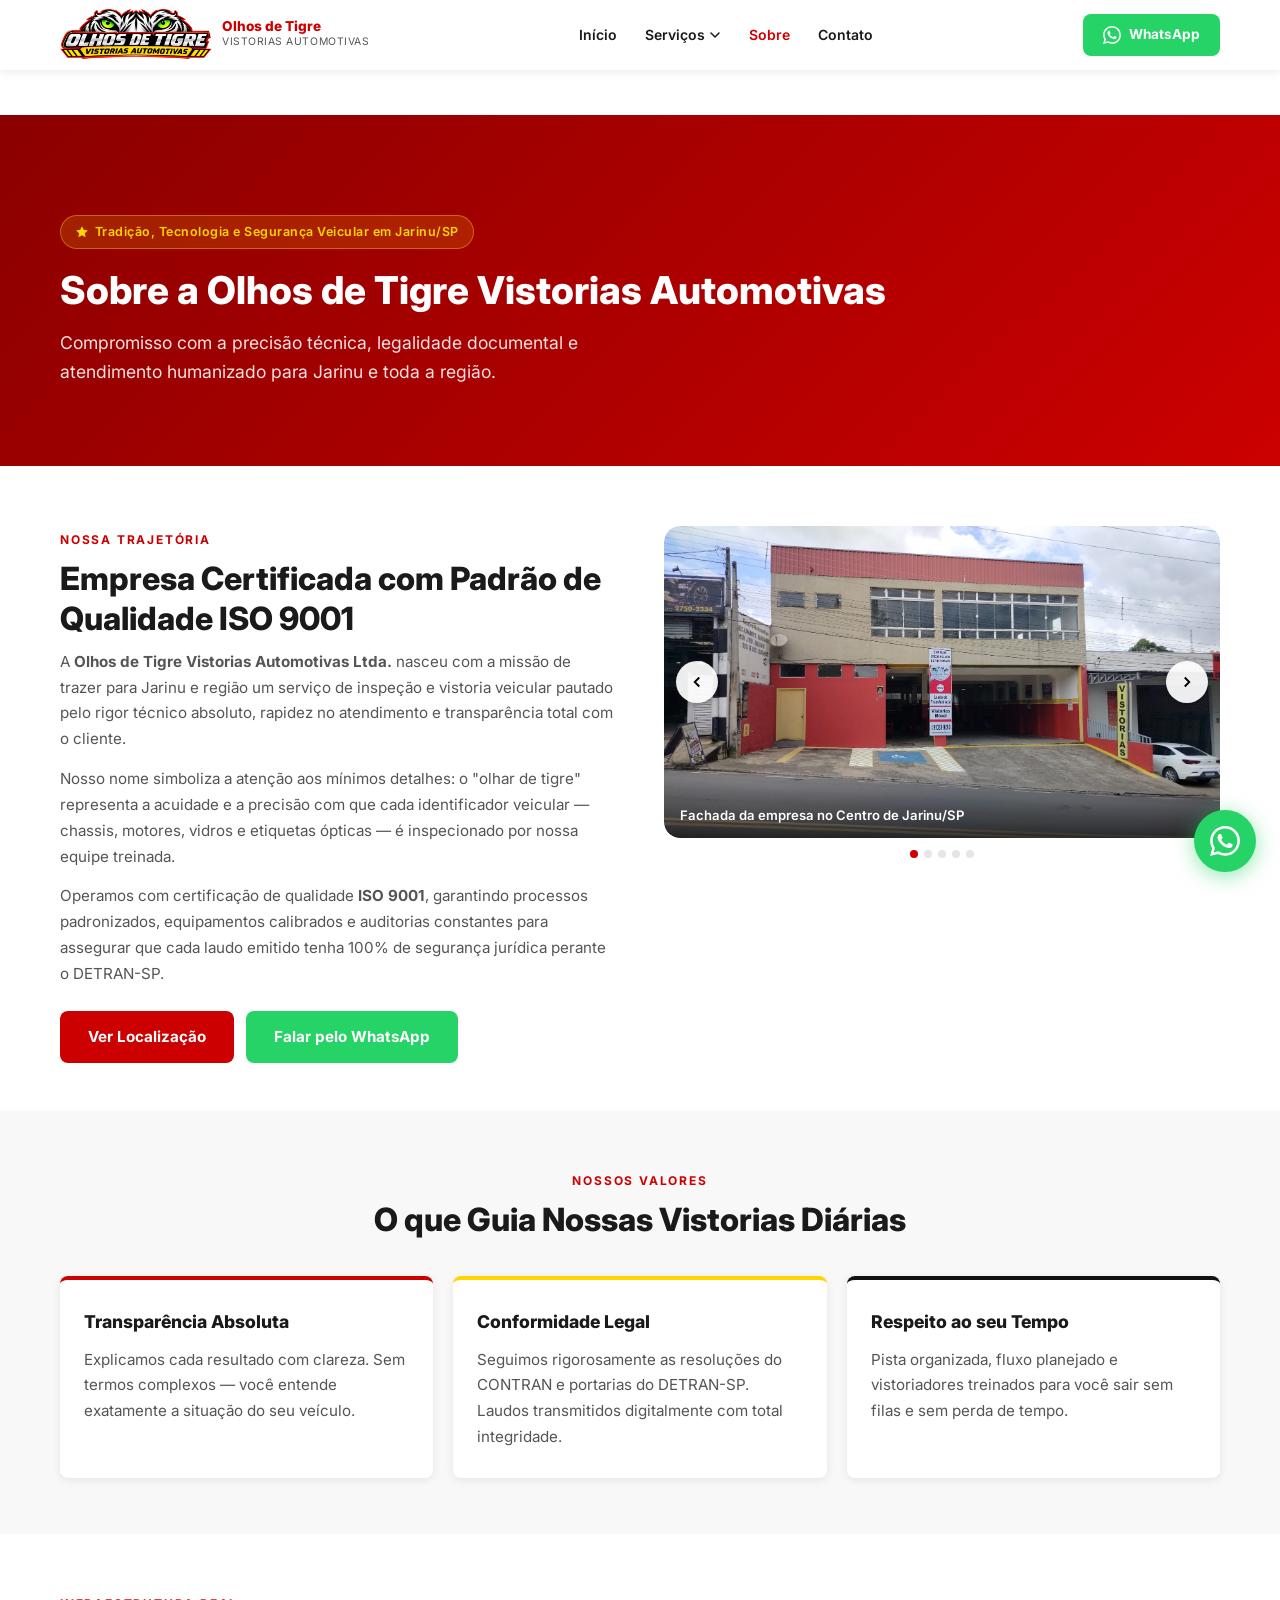
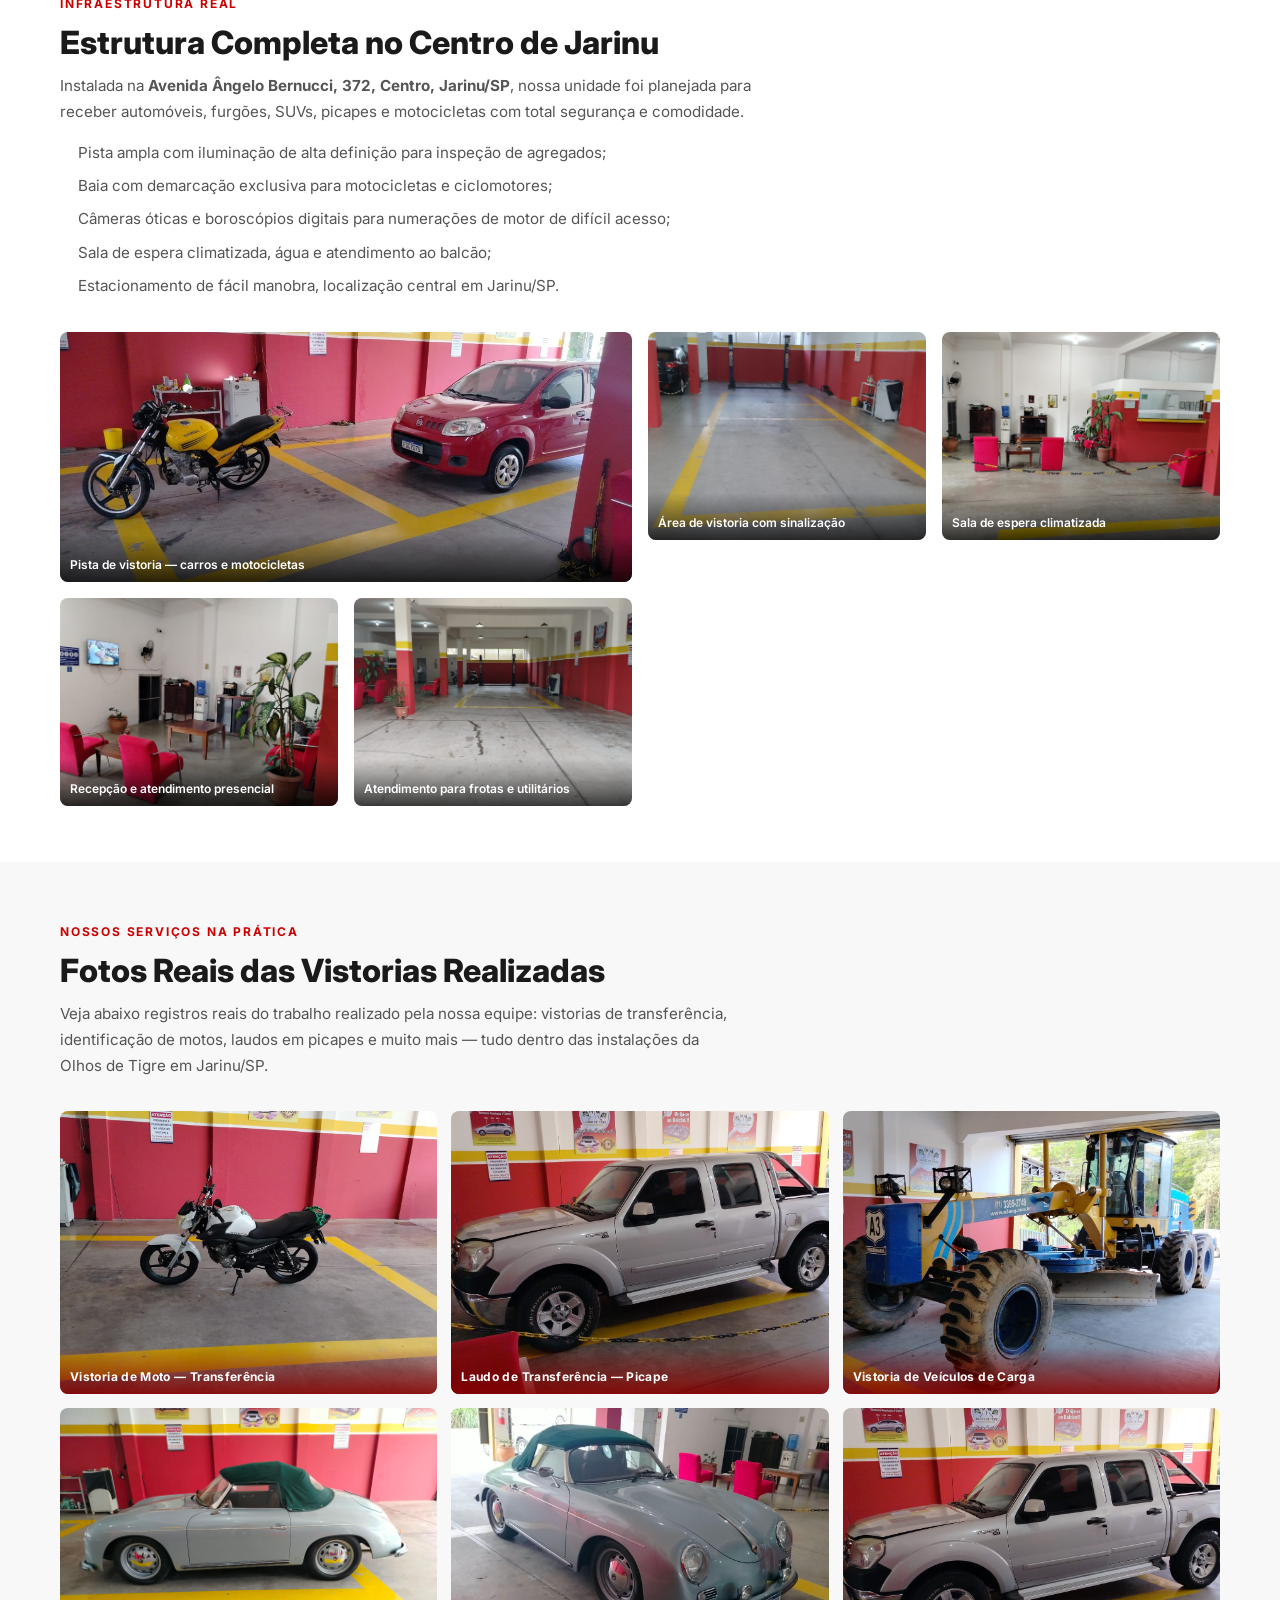
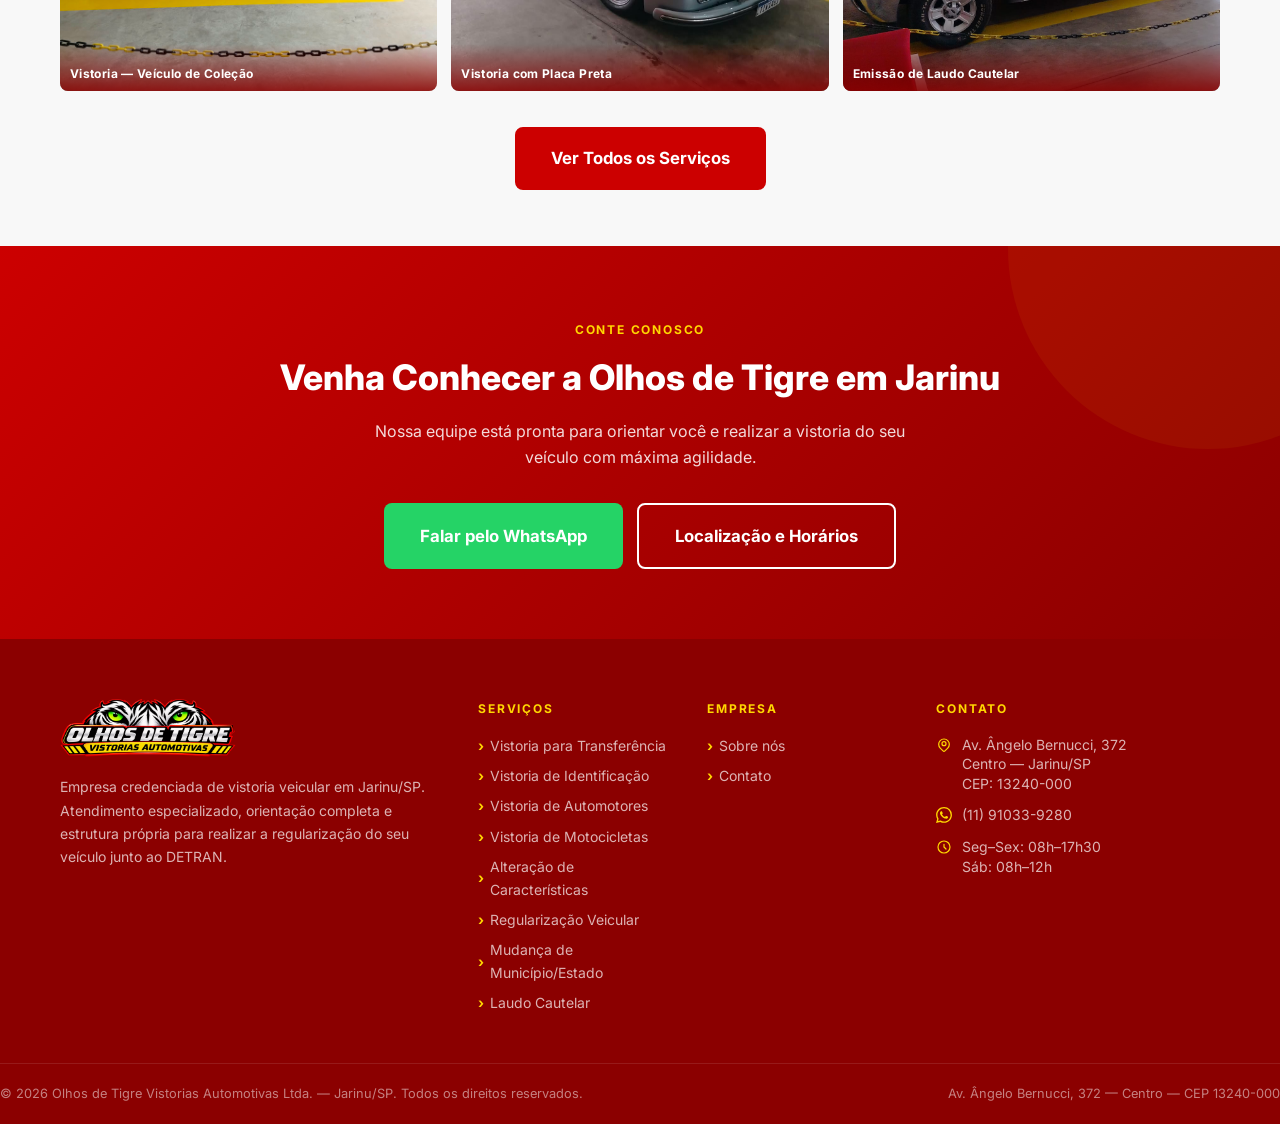
<file: sobre.html>
<!DOCTYPE html>
<html lang="pt-BR">
<head>
  <meta charset="UTF-8">
  <meta name="viewport" content="width=device-width, initial-scale=1.0">
  <title>Sobre Nós | Olhos de Tigre Vistorias Automotivas em Jarinu/SP</title>
  <meta name="description" content="Conheça a Olhos de Tigre Vistorias Automotivas em Jarinu/SP. Empresa certificada ISO 9001, estrutura completa com pista para carros e motos, atendimento especializado.">
  <meta name="robots" content="index, follow">
  <link rel="canonical" href="https://olhosdetigrevistorias.com.br/sobre.html">
  <meta property="og:type" content="website">
  <meta property="og:title" content="Sobre Nós | Olhos de Tigre Vistorias Automotivas em Jarinu/SP">
  <meta property="og:description" content="Empresa credenciada de vistoria veicular em Jarinu/SP com certificação ISO 9001 e estrutura completa moderna.">
  <meta property="og:url" content="https://olhosdetigrevistorias.com.br/sobre.html">
  <meta property="og:image" content="https://olhosdetigrevistorias.com.br/assets/logo-esportivo-olhos-de-tigre-vistorias-automotivas.png">
  <meta property="og:locale" content="pt_BR">
  <meta property="og:site_name" content="Olhos de Tigre Vistorias Automotivas">

  <link rel="icon" type="image/png" href="assets/logo-esportivo-olhos-de-tigre-vistorias-automotivas.png">
  <link rel="preconnect" href="https://fonts.googleapis.com">
  <link rel="preconnect" href="https://fonts.gstatic.com" crossorigin>
  <link href="https://fonts.googleapis.com/css2?family=Inter:wght@400;500;600;700;800&display=swap" rel="stylesheet">
  <link rel="manifest" href="manifest.json">
  <meta name="theme-color" content="#CC0000">
  <link rel="stylesheet" href="css/style.css">
  <style>
    /* Carousel interno só desta página */
    .carousel-wrap { position: relative; overflow: hidden; border-radius: var(--radius-lg); }
    .carousel-track { display: flex; transition: transform 0.45s cubic-bezier(0.4,0,0.2,1); }
    .carousel-slide { min-width: 100%; position: relative; }
    .carousel-slide img { width: 100%; aspect-ratio: 16/9; object-fit: cover; display: block; border-radius: var(--radius-lg); }
    .carousel-slide figcaption {
      position: absolute; bottom: 0; left: 0; right: 0;
      background: linear-gradient(to top, rgba(0,0,0,0.72), transparent);
      color: #fff; font-size: 0.82rem; font-weight: 600;
      padding: 28px 16px 12px; border-radius: 0 0 var(--radius-lg) var(--radius-lg);
    }
    .carousel-btn {
      position: absolute; top: 50%; transform: translateY(-50%);
      background: rgba(255,255,255,0.92); border: none; border-radius: 50%;
      width: 42px; height: 42px; display: flex; align-items: center; justify-content: center;
      cursor: pointer; box-shadow: 0 2px 10px rgba(0,0,0,0.25); z-index: 10;
      transition: background 0.2s;
    }
    .carousel-btn:hover { background: #fff; }
    .carousel-btn--prev { left: 12px; }
    .carousel-btn--next { right: 12px; }
    .carousel-dots { display: flex; justify-content: center; gap: 6px; margin-top: 12px; }
    .carousel-dot {
      width: 8px; height: 8px; border-radius: 50%;
      background: var(--cor-borda); border: none; cursor: pointer; transition: background 0.2s;
    }
    .carousel-dot.active { background: var(--cor-primaria); }
    /* About page specific overrides */
    .sobre-header-section { padding: 60px 0 48px; background: #fff; }
    .sobre-historia-grid { display: grid; grid-template-columns: 1fr; gap: 36px; align-items: start; }
    @media (min-width: 768px) { .sobre-historia-grid { grid-template-columns: 1fr 1fr; gap: 48px; } }
    .sobre-valores-section { padding: 56px 0; background: var(--cor-fundo-alt); }
    .sobre-valores-grid { display: grid; grid-template-columns: 1fr; gap: 20px; margin-top: 36px; }
    @media (min-width: 768px) { .sobre-valores-grid { grid-template-columns: repeat(3, 1fr); } }
    .valor-card {
      background: #fff; border-radius: var(--radius-md);
      padding: 28px 24px; box-shadow: var(--sombra-sm);
      border-top: 4px solid var(--cor-primaria);
    }
    .valor-card--yellow { border-top-color: var(--cor-secundaria); }
    .valor-card--dark { border-top-color: #111; }
    .sobre-galeria-section { padding: 56px 0; background: #fff; }
    .sobre-servicos-section { padding: 56px 0; background: var(--cor-fundo-alt); }
    .servicos-fotos-grid { display: grid; grid-template-columns: 1fr 1fr; gap: 14px; margin-top: 32px; }
    @media (min-width: 768px) { .servicos-fotos-grid { grid-template-columns: repeat(3, 1fr); } }
    .servico-foto {
      border-radius: var(--radius-md); overflow: hidden;
      position: relative; aspect-ratio: 4/3;
    }
    .servico-foto img { width: 100%; height: 100%; object-fit: cover; display: block; transition: transform 0.4s; }
    .servico-foto:hover img { transform: scale(1.05); }
    .servico-foto__label {
      position: absolute; bottom: 0; left: 0; right: 0;
      background: linear-gradient(to top, rgba(139,0,0,0.85), transparent);
      color: #fff; font-size: 0.75rem; font-weight: 700;
      padding: 20px 10px 8px; letter-spacing: 0.03em;
    }
    .h2-section {
      font-size: clamp(1.5rem, 3vw, 2rem);
      font-weight: 800; color: var(--cor-texto);
      margin-bottom: 10px; line-height: 1.25;
    }
    .p-section { color: var(--cor-texto-claro); line-height: 1.7; margin-bottom: 14px; font-size: 0.95rem; }
    .ul-section { color: var(--cor-texto-claro); line-height: 1.8; padding-left: 18px; margin-bottom: 20px; font-size: 0.95rem; }
    .ul-section li { margin-bottom: 6px; }
  </style>

  <script type="application/ld+json">
  {
    "@context": "https://schema.org",
    "@graph": [
      {
        "@type": "LocalBusiness",
        "name": "Olhos de Tigre Vistorias Automotivas",
        "description": "Empresa credenciada de vistoria e identificação veicular em Jarinu/SP.",
        "telephone": "+55-11-91033-9280",
        "address": {
          "@type": "PostalAddress",
          "streetAddress": "Avenida Ângelo Bernucci, 372",
          "addressLocality": "Jarinu",
          "addressRegion": "SP",
          "postalCode": "13240-000",
          "addressCountry": "BR"
        },
        "url": "https://olhosdetigrevistorias.com.br"
      },
      {
        "@type": "BreadcrumbList",
        "itemListElement": [
          {"@type": "ListItem", "position": 1, "name": "Início", "item": "https://olhosdetigrevistorias.com.br/"},
          {"@type": "ListItem", "position": 2, "name": "Sobre a Empresa", "item": "https://olhosdetigrevistorias.com.br/sobre.html"}
        ]
      }
    ]
  }
  </script>
</head>
<body>

  <!-- HEADER -->
  <header class="header" role="banner">
    <div class="container">
      <div class="header__inner">
        <a href="index.html" class="header__logo" aria-label="Olhos de Tigre Vistorias — Página inicial">
          <img src="assets/logo-esportivo-olhos-de-tigre-vistorias-automotivas.png"
               alt="Logo Olhos de Tigre Vistorias Automotivas" width="52" height="52" loading="eager"
               style="height:52px;width:auto;object-fit:contain;">
          <div class="header__logo-text">
            <strong>Olhos de Tigre</strong>
            <span>Vistorias Automotivas</span>
          </div>
        </a>
        <nav class="nav" role="navigation" aria-label="Menu principal">
          <div class="nav__item"><a href="index.html" class="nav__link">Início</a></div>
          <div class="nav__item nav__dropdown">
            <button class="nav__link nav__dropdown-toggle" aria-haspopup="true" aria-expanded="false">
              Serviços <svg width="12" height="12" viewBox="0 0 12 12" fill="none" aria-hidden="true"><path d="M2 4l4 4 4-4" stroke="currentColor" stroke-width="1.5" stroke-linecap="round" stroke-linejoin="round"/></svg>
            </button>
            <div class="nav__dropdown-menu" role="menu">
              <a href="vistoria-veicular-transferencia.html" role="menuitem">Vistoria para Transferência</a>
              <a href="vistoria-identificacao-veicular.html" role="menuitem">Vistoria de Identificação Veicular</a>
              <a href="vistoria-veiculos-automotores.html" role="menuitem">Vistoria de Veículos Automotores</a>
              <a href="vistoria-motocicletas.html" role="menuitem">Vistoria de Motocicletas</a>
              <a href="vistoria-alteracao-caracteristicas.html" role="menuitem">Vistoria para Alteração de Características</a>
              <a href="vistoria-regularizacao-veicular.html" role="menuitem">Vistoria para Regularização Veicular</a>
              <a href="vistoria-mudanca-municipio-estado.html" role="menuitem">Vistoria — Mudança de Município/Estado</a>
              <a href="laudo-cautelar.html" role="menuitem">Laudo Cautelar</a>
            </div>
          </div>
          <div class="nav__item"><a href="sobre.html" class="nav__link active">Sobre</a></div>
          <div class="nav__item"><a href="contato.html" class="nav__link">Contato</a></div>
        </nav>
        <div class="header__cta">
          <a href="https://wa.me/5511910339280?text=Ol%C3%A1%21+Gostaria+de+conhecer+mais+sobre+a+Olhos+de+Tigre+Vistorias." class="btn btn--wa" target="_blank" rel="noopener noreferrer">
            <svg width="18" height="18" viewBox="0 0 24 24" fill="currentColor" aria-hidden="true"><path d="M17.472 14.382c-.297-.149-1.758-.867-2.03-.967-.273-.099-.471-.148-.67.15-.197.297-.767.966-.94 1.164-.173.199-.347.223-.644.075-.297-.15-1.255-.463-2.39-1.475-.883-.788-1.48-1.761-1.653-2.059-.173-.297-.018-.458.13-.606.134-.133.298-.347.446-.52.149-.174.198-.298.298-.497.099-.198.05-.371-.025-.52-.075-.149-.669-1.612-.916-2.207-.242-.579-.487-.5-.669-.51-.173-.008-.371-.01-.57-.01-.198 0-.52.074-.792.372-.272.297-1.04 1.016-1.04 2.479 0 1.462 1.065 2.875 1.213 3.074.149.198 2.096 3.2 5.077 4.487.709.306 1.262.489 1.694.625.712.227 1.36.195 1.871.118.571-.085 1.758-.719 2.006-1.413.248-.694.248-1.289.173-1.413-.074-.124-.272-.198-.57-.347m-5.421 7.403h-.004a9.87 9.87 0 01-5.031-1.378l-.361-.214-3.741.982.998-3.648-.235-.374a9.86 9.86 0 01-1.51-5.26c.001-5.45 4.436-9.884 9.888-9.884 2.64 0 5.122 1.03 6.988 2.898a9.825 9.825 0 012.893 6.994c-.003 5.45-4.437 9.884-9.885 9.884m8.413-18.297A11.815 11.815 0 0012.05 0C5.495 0 .16 5.335.157 11.892c0 2.096.547 4.142 1.588 5.945L.057 24l6.305-1.654a11.882 11.882 0 005.683 1.448h.005c6.554 0 11.89-5.335 11.893-11.893a11.821 11.821 0 00-3.48-8.413z"/></svg>
            WhatsApp
          </a>
        </div>
        <button class="nav-toggle" aria-label="Abrir menu de navegação" aria-expanded="false">
          <span></span><span></span><span></span>
        </button>
      </div>
    </div>
  </header>

  <!-- BREADCRUMB -->
  <div class="breadcrumb" aria-label="Caminho de navegação">
    <div class="container">
      <div class="breadcrumb__list">
        <a href="index.html" class="breadcrumb__item">Início</a>
        <span class="breadcrumb__sep">›</span>
        <span class="breadcrumb__current">Sobre a Empresa</span>
      </div>
    </div>
  </div>

  <main id="conteudo-principal">

    <!-- HERO DA PÁGINA -->
    <section class="page-hero">
      <div class="container">
        <div class="page-hero__badge">
          <svg width="14" height="14" viewBox="0 0 24 24" fill="currentColor" aria-hidden="true"><path d="M12 2l3.09 6.26L22 9.27l-5 4.87 1.18 6.88L12 17.77l-6.18 3.25L7 14.14 2 9.27l6.91-1.01L12 2z"/></svg>
          Tradição, Tecnologia e Segurança Veicular em Jarinu/SP
        </div>
        <h1 class="page-hero__title">Sobre a Olhos de Tigre Vistorias Automotivas</h1>
        <p class="page-hero__desc">Compromisso com a precisão técnica, legalidade documental e atendimento humanizado para Jarinu e toda a região.</p>
      </div>
    </section>

    <!-- ═══════════════════════════════════════════
         SEÇÃO 1 — HISTÓRIA + CAROUSEL DE FOTOS
         ═══════════════════════════════════════════ -->
    <section class="sobre-header-section">
      <div class="container">
        <div class="sobre-historia-grid">

          <!-- TEXTO -->
          <div>
            <span class="section-label">Nossa Trajetória</span>
            <h2 class="h2-section">Empresa Certificada com Padrão de Qualidade ISO 9001</h2>
            <p class="p-section">
              A <strong>Olhos de Tigre Vistorias Automotivas Ltda.</strong> nasceu com a missão de trazer para Jarinu e região um serviço de inspeção e vistoria veicular pautado pelo rigor técnico absoluto, rapidez no atendimento e transparência total com o cliente.
            </p>
            <p class="p-section">
              Nosso nome simboliza a atenção aos mínimos detalhes: o "olhar de tigre" representa a acuidade e a precisão com que cada identificador veicular — chassis, motores, vidros e etiquetas ópticas — é inspecionado por nossa equipe treinada.
            </p>
            <p class="p-section">
              Operamos com certificação de qualidade <strong>ISO 9001</strong>, garantindo processos padronizados, equipamentos calibrados e auditorias constantes para assegurar que cada laudo emitido tenha 100% de segurança jurídica perante o DETRAN-SP.
            </p>
            <div style="display:flex;flex-wrap:wrap;gap:12px;margin-top:24px;">
              <a href="contato.html" class="btn btn--red">Ver Localização</a>
              <a href="https://wa.me/5511910339280?text=Ol%C3%A1%21+Gostaria+de+agendar+um+atendimento." class="btn btn--wa" target="_blank" rel="noopener noreferrer">Falar pelo WhatsApp</a>
            </div>
          </div>

          <!-- CAROUSEL DE FOTOS -->
          <div>
            <div class="carousel-wrap" id="carouselHistoria">
              <div class="carousel-track" id="trackHistoria">
                <figure class="carousel-slide">
                  <img src="assets/olhos-tigre-vistoria-veicular-ltda-jarinu-fachada.jpg"
                       alt="Fachada da Olhos de Tigre Vistorias Automotivas em Jarinu/SP" width="600" height="338" loading="eager">
                  <figcaption>Fachada da empresa no Centro de Jarinu/SP</figcaption>
                </figure>
                <figure class="carousel-slide">
                  <img src="assets/interior-vistoria-olhos-de-tigre-jarinu.jpg"
                       alt="Interior da pista de vistoria Olhos de Tigre — carro e moto na área de inspeção" width="600" height="338" loading="lazy">
                  <figcaption>Pista de vistoria com carro e motocicleta em atendimento</figcaption>
                </figure>
                <figure class="carousel-slide">
                  <img src="assets/olhos-tigre-vistoria-veicular-jarinu-area-de-vistoria.jpeg"
                       alt="Área de vistoria veicular da Olhos de Tigre em Jarinu" width="600" height="338" loading="lazy">
                  <figcaption>Área de vistoria ampla com sinalização e demarcações de segurança</figcaption>
                </figure>
                <figure class="carousel-slide">
                  <img src="assets/olhos-de-tigre-vistoria-veicular-ltda-jarinu-area-de-espera.jpeg"
                       alt="Sala de espera da Olhos de Tigre Vistorias — recepção confortável" width="600" height="338" loading="lazy">
                  <figcaption>Sala de espera confortável para clientes</figcaption>
                </figure>
                <figure class="carousel-slide">
                  <img src="assets/olhos-de-tigre-vistoria-veicular-recepcao-clientes.jpeg"
                       alt="Recepção de clientes na Olhos de Tigre Vistorias em Jarinu" width="600" height="338" loading="lazy">
                  <figcaption>Recepção e atendimento presencial ao cliente</figcaption>
                </figure>
              </div>
              <button class="carousel-btn carousel-btn--prev" aria-label="Foto anterior" onclick="moverCarousel('trackHistoria','dotsHistoria',-1)">
                <svg width="18" height="18" viewBox="0 0 24 24" fill="none" stroke="currentColor" stroke-width="2.5"><path d="M15 18l-6-6 6-6"/></svg>
              </button>
              <button class="carousel-btn carousel-btn--next" aria-label="Próxima foto" onclick="moverCarousel('trackHistoria','dotsHistoria',1)">
                <svg width="18" height="18" viewBox="0 0 24 24" fill="none" stroke="currentColor" stroke-width="2.5"><path d="M9 18l6-6-6-6"/></svg>
              </button>
            </div>
            <div class="carousel-dots" id="dotsHistoria">
              <button class="carousel-dot active" onclick="irParaSlide('trackHistoria','dotsHistoria',0)" aria-label="Slide 1"></button>
              <button class="carousel-dot" onclick="irParaSlide('trackHistoria','dotsHistoria',1)" aria-label="Slide 2"></button>
              <button class="carousel-dot" onclick="irParaSlide('trackHistoria','dotsHistoria',2)" aria-label="Slide 3"></button>
              <button class="carousel-dot" onclick="irParaSlide('trackHistoria','dotsHistoria',3)" aria-label="Slide 4"></button>
              <button class="carousel-dot" onclick="irParaSlide('trackHistoria','dotsHistoria',4)" aria-label="Slide 5"></button>
            </div>
          </div>
        </div>
      </div>
    </section>

    <!-- ═══════════════════════════════════════════
         SEÇÃO 2 — NOSSOS VALORES
         ═══════════════════════════════════════════ -->
    <section class="sobre-valores-section">
      <div class="container">
        <div style="text-align:center;max-width:620px;margin:0 auto 36px;">
          <span class="section-label">Nossos Valores</span>
          <h2 class="h2-section">O que Guia Nossas Vistorias Diárias</h2>
        </div>
        <div class="sobre-valores-grid">
          <div class="valor-card">
            <h3 style="font-size:1.1rem;font-weight:800;color:var(--cor-texto);margin-bottom:10px;">Transparência Absoluta</h3>
            <p class="p-section" style="margin:0;">Explicamos cada resultado com clareza. Sem termos complexos — você entende exatamente a situação do seu veículo.</p>
          </div>
          <div class="valor-card valor-card--yellow">
            <h3 style="font-size:1.1rem;font-weight:800;color:var(--cor-texto);margin-bottom:10px;">Conformidade Legal</h3>
            <p class="p-section" style="margin:0;">Seguimos rigorosamente as resoluções do CONTRAN e portarias do DETRAN-SP. Laudos transmitidos digitalmente com total integridade.</p>
          </div>
          <div class="valor-card valor-card--dark">
            <h3 style="font-size:1.1rem;font-weight:800;color:var(--cor-texto);margin-bottom:10px;">Respeito ao seu Tempo</h3>
            <p class="p-section" style="margin:0;">Pista organizada, fluxo planejado e vistoriadores treinados para você sair sem filas e sem perda de tempo.</p>
          </div>
        </div>
      </div>
    </section>

    <!-- ═══════════════════════════════════════════
         SEÇÃO 3 — GALERIA DE FOTOS DA ESTRUTURA
         ═══════════════════════════════════════════ -->
    <section class="sobre-galeria-section">
      <div class="container">
        <span class="section-label">Infraestrutura Real</span>
        <h2 class="h2-section">Estrutura Completa no Centro de Jarinu</h2>
        <p class="p-section" style="max-width:720px;">
          Instalada na <strong>Avenida Ângelo Bernucci, 372, Centro, Jarinu/SP</strong>, nossa unidade foi planejada para receber automóveis, furgões, SUVs, picapes e motocicletas com total segurança e comodidade.
        </p>
        <ul class="ul-section">
          <li>Pista ampla com iluminação de alta definição para inspeção de agregados;</li>
          <li>Baia com demarcação exclusiva para motocicletas e ciclomotores;</li>
          <li>Câmeras óticas e boroscópios digitais para numerações de motor de difícil acesso;</li>
          <li>Sala de espera climatizada, água e atendimento ao balcão;</li>
          <li>Estacionamento de fácil manobra, localização central em Jarinu/SP.</li>
        </ul>

        <!-- GALERIA GRID -->
        <div class="gallery-grid">
          <div class="gallery-item gallery-item--wide">
            <img src="assets/interior-vistoria-olhos-de-tigre-jarinu.jpg"
                 alt="Vista panorâmica da pista de vistoria Olhos de Tigre — carro e moto em vaga demarcada"
                 width="800" height="350" loading="lazy">
            <span class="gallery-item__caption">Pista de vistoria — carros e motocicletas</span>
          </div>
          <div class="gallery-item">
            <img src="assets/olhos-tigre-vistoria-veicular-jarinu-area-de-vistoria.jpeg"
                 alt="Área de vistoria com sinalização interna Olhos de Tigre Jarinu"
                 width="400" height="300" loading="lazy">
            <span class="gallery-item__caption">Área de vistoria com sinalização</span>
          </div>
          <div class="gallery-item">
            <img src="assets/olhos-de-tigre-vistoria-veicular-ltda-jarinu-area-de-espera.jpeg"
                 alt="Sala de espera confortável da Olhos de Tigre Vistorias em Jarinu"
                 width="400" height="300" loading="lazy">
            <span class="gallery-item__caption">Sala de espera climatizada</span>
          </div>
          <div class="gallery-item">
            <img src="assets/olhos-de-tigre-vistoria-veicular-recepcao-clientes.jpeg"
                 alt="Recepção de clientes na Olhos de Tigre Vistorias Jarinu"
                 width="400" height="300" loading="lazy">
            <span class="gallery-item__caption">Recepção e atendimento presencial</span>
          </div>
          <div class="gallery-item">
            <img src="assets/olhos-de-tigre-vistoria-caminhao-motos-vans-frotas.jpeg"
                 alt="Vistoria de caminhão, motos, vans e frotas Olhos de Tigre Jarinu"
                 width="400" height="300" loading="lazy">
            <span class="gallery-item__caption">Atendimento para frotas e utilitários</span>
          </div>
        </div>
      </div>
    </section>

    <!-- ═══════════════════════════════════════════
         SEÇÃO 4 — FOTOS DOS SERVIÇOS EM EXECUÇÃO
         ═══════════════════════════════════════════ -->
    <section class="sobre-servicos-section">
      <div class="container">
        <span class="section-label">Nossos Serviços na Prática</span>
        <h2 class="h2-section">Fotos Reais das Vistorias Realizadas</h2>
        <p class="p-section" style="max-width:680px;">
          Veja abaixo registros reais do trabalho realizado pela nossa equipe: vistorias de transferência, identificação de motos, laudos em picapes e muito mais — tudo dentro das instalações da Olhos de Tigre em Jarinu/SP.
        </p>
        <div class="servicos-fotos-grid">
          <div class="servico-foto">
            <img src="assets/moto-vistoria-transferencia.jpeg"
                 alt="Vistoria de motocicleta para transferência — Olhos de Tigre Jarinu"
                 width="400" height="300" loading="lazy">
            <span class="servico-foto__label">Vistoria de Moto — Transferência</span>
          </div>
          <div class="servico-foto">
            <img src="assets/laudo-de-transferencia-picape-olhos-de-tigre.jpg"
                 alt="Laudo de transferência de picape realizado na Olhos de Tigre Vistorias Jarinu"
                 width="400" height="300" loading="lazy">
            <span class="servico-foto__label">Laudo de Transferência — Picape</span>
          </div>
          <div class="servico-foto">
            <img src="assets/Olhos-tirgre-vistoria-veicular-jarinu-vistoria-de-transferencia-pesada.jpg"
                 alt="Vistoria de veículo de carga e transferência pesada — Olhos de Tigre"
                 width="400" height="300" loading="lazy">
            <span class="servico-foto__label">Vistoria de Veículos de Carga</span>
          </div>
          <div class="servico-foto">
            <img src="assets/vistoria-carro-antigo.jpeg"
                 alt="Vistoria de carro antigo placa preta na Olhos de Tigre Vistorias em Jarinu"
                 width="400" height="300" loading="lazy">
            <span class="servico-foto__label">Vistoria — Veículo de Coleção</span>
          </div>
          <div class="servico-foto">
            <img src="assets/vistoria-placa-preta.jpeg"
                 alt="Vistoria de veículo com placa preta — Olhos de Tigre Jarinu"
                 width="400" height="300" loading="lazy">
            <span class="servico-foto__label">Vistoria com Placa Preta</span>
          </div>
          <div class="servico-foto">
            <img src="assets/laudo-cautelar.jpeg"
                 alt="Emissão de laudo cautelar veicular na Olhos de Tigre Vistorias — Jarinu/SP"
                 width="400" height="300" loading="lazy">
            <span class="servico-foto__label">Emissão de Laudo Cautelar</span>
          </div>
        </div>

        <div style="text-align:center;margin-top:36px;">
          <a href="index.html#servicos" class="btn btn--red btn--lg">Ver Todos os Serviços</a>
        </div>
      </div>
    </section>

    <!-- CTA FINAL -->
    <section class="cta-section">
      <div class="container">
        <span class="section-label" style="color:var(--cor-secundaria);">Conte Conosco</span>
        <h2 class="cta-section__title">Venha Conhecer a Olhos de Tigre em Jarinu</h2>
        <p class="cta-section__subtitle">Nossa equipe está pronta para orientar você e realizar a vistoria do seu veículo com máxima agilidade.</p>
        <div class="cta-section__buttons">
          <a href="https://wa.me/5511910339280?text=Ol%C3%A1%21+Gostaria+de+agendar+um+atendimento+na+Olhos+de+Tigre." class="btn btn--wa btn--lg" target="_blank" rel="noopener noreferrer">
            Falar pelo WhatsApp
          </a>
          <a href="contato.html" class="btn btn--outline btn--lg">Localização e Horários</a>
        </div>
      </div>
    </section>
  </main>

  <!-- FOOTER -->
  <footer class="footer" role="contentinfo">
    <div class="container">
      <div class="footer__grid">
        <div>
          <div class="footer__logo">
            <img src="assets/logo-esportivo-olhos-de-tigre-vistorias-automotivas.png"
                 alt="Olhos de Tigre Vistorias Automotivas" width="60" height="60" loading="lazy"
                 style="height:60px;width:auto;object-fit:contain;">
          </div>
          <p class="footer__about">Empresa credenciada de vistoria veicular em Jarinu/SP. Atendimento especializado, orientação completa e estrutura própria para realizar a regularização do seu veículo junto ao DETRAN.</p>
        </div>
        <div>
          <h3 class="footer__title">Serviços</h3>
          <div class="footer__links">
            <a href="vistoria-veicular-transferencia.html" class="footer__link">Vistoria para Transferência</a>
            <a href="vistoria-identificacao-veicular.html" class="footer__link">Vistoria de Identificação</a>
            <a href="vistoria-veiculos-automotores.html" class="footer__link">Vistoria de Automotores</a>
            <a href="vistoria-motocicletas.html" class="footer__link">Vistoria de Motocicletas</a>
            <a href="vistoria-alteracao-caracteristicas.html" class="footer__link">Alteração de Características</a>
            <a href="vistoria-regularizacao-veicular.html" class="footer__link">Regularização Veicular</a>
            <a href="vistoria-mudanca-municipio-estado.html" class="footer__link">Mudança de Município/Estado</a>
            <a href="laudo-cautelar.html" class="footer__link">Laudo Cautelar</a>
          </div>
        </div>
        <div>
          <h3 class="footer__title">Empresa</h3>
          <div class="footer__links">
            <a href="sobre.html" class="footer__link">Sobre nós</a>
            <a href="contato.html" class="footer__link">Contato</a>
          </div>
        </div>
        <div>
          <h3 class="footer__title">Contato</h3>
          <div class="footer__contact">
            <div class="footer__contact-item">
              <svg width="16" height="16" fill="none" viewBox="0 0 24 24" stroke="currentColor" stroke-width="1.8" aria-hidden="true"><path stroke-linecap="round" stroke-linejoin="round" d="M17.657 16.657L13.414 20.9a1.998 1.998 0 01-2.827 0l-4.244-4.243a8 8 0 1111.314 0z"/><circle cx="12" cy="10" r="3"/></svg>
              <span>Av. Ângelo Bernucci, 372<br>Centro — Jarinu/SP<br>CEP: 13240-000</span>
            </div>
            <div class="footer__contact-item">
              <svg width="16" height="16" viewBox="0 0 24 24" fill="currentColor" aria-hidden="true"><path d="M17.472 14.382c-.297-.149-1.758-.867-2.03-.967-.273-.099-.471-.148-.67.15-.197.297-.767.966-.94 1.164-.173.199-.347.223-.644.075-.297-.15-1.255-.463-2.39-1.475-.883-.788-1.48-1.761-1.653-2.059-.173-.297-.018-.458.13-.606.134-.133.298-.347.446-.52.149-.174.198-.298.298-.497.099-.198.05-.371-.025-.52-.075-.149-.669-1.612-.916-2.207-.242-.579-.487-.5-.669-.51-.173-.008-.371-.01-.57-.01-.198 0-.52.074-.792.372-.272.297-1.04 1.016-1.04 2.479 0 1.462 1.065 2.875 1.213 3.074.149.198 2.096 3.2 5.077 4.487.709.306 1.262.489 1.694.625.712.227 1.36.195 1.871.118.571-.085 1.758-.719 2.006-1.413.248-.694.248-1.289.173-1.413-.074-.124-.272-.198-.57-.347m-5.421 7.403h-.004a9.87 9.87 0 01-5.031-1.378l-.361-.214-3.741.982.998-3.648-.235-.374a9.86 9.86 0 01-1.51-5.26c.001-5.45 4.436-9.884 9.888-9.884 2.64 0 5.122 1.03 6.988 2.898a9.825 9.825 0 012.893 6.994c-.003 5.45-4.437 9.884-9.885 9.884m8.413-18.297A11.815 11.815 0 0012.05 0C5.495 0 .16 5.335.157 11.892c0 2.096.547 4.142 1.588 5.945L.057 24l6.305-1.654a11.882 11.882 0 005.683 1.448h.005c6.554 0 11.89-5.335 11.893-11.893a11.821 11.821 0 00-3.48-8.413z"/></svg>
              <a href="https://wa.me/5511910339280" target="_blank" rel="noopener noreferrer" style="color:rgba(255,255,255,0.7);">(11) 91033-9280</a>
            </div>
            <div class="footer__contact-item">
              <svg width="16" height="16" fill="none" viewBox="0 0 24 24" stroke="currentColor" stroke-width="1.8" aria-hidden="true"><path stroke-linecap="round" stroke-linejoin="round" d="M12 8v4l3 3m6-3a9 9 0 11-18 0 9 9 0 0118 0z"/></svg>
              <span>Seg–Sex: 08h–17h30<br>Sáb: 08h–12h</span>
            </div>
          </div>
        </div>
      </div>
    </div>
    <div class="footer__bottom">
      <span>© <span id="ano"></span> Olhos de Tigre Vistorias Automotivas Ltda. — Jarinu/SP. Todos os direitos reservados.</span>
      <span>Av. Ângelo Bernucci, 372 — Centro — CEP 13240-000</span>
    </div>
  </footer>

  <!-- WHATSAPP FLUTUANTE -->
  <a href="https://wa.me/5511910339280?text=Ol%C3%A1%21+Gostaria+de+informa%C3%A7%C3%B5es+sobre+a+Olhos+de+Tigre+Vistorias."
     class="whatsapp-float" target="_blank" rel="noopener noreferrer" aria-label="Falar pelo WhatsApp">
    <span class="whatsapp-float__tooltip">Fale pelo WhatsApp</span>
    <svg width="30" height="30" viewBox="0 0 24 24" fill="currentColor" aria-hidden="true"><path d="M17.472 14.382c-.297-.149-1.758-.867-2.03-.967-.273-.099-.471-.148-.67.15-.197.297-.767.966-.94 1.164-.173.199-.347.223-.644.075-.297-.15-1.255-.463-2.39-1.475-.883-.788-1.48-1.761-1.653-2.059-.173-.297-.018-.458.13-.606.134-.133.298-.347.446-.52.149-.174.198-.298.298-.497.099-.198.05-.371-.025-.52-.075-.149-.669-1.612-.916-2.207-.242-.579-.487-.5-.669-.51-.173-.008-.371-.01-.57-.01-.198 0-.52.074-.792.372-.272.297-1.04 1.016-1.04 2.479 0 1.462 1.065 2.875 1.213 3.074.149.198 2.096 3.2 5.077 4.487.709.306 1.262.489 1.694.625.712.227 1.36.195 1.871.118.571-.085 1.758-.719 2.006-1.413.248-.694.248-1.289.173-1.413-.074-.124-.272-.198-.57-.347m-5.421 7.403h-.004a9.87 9.87 0 01-5.031-1.378l-.361-.214-3.741.982.998-3.648-.235-.374a9.86 9.86 0 01-1.51-5.26c.001-5.45 4.436-9.884 9.888-9.884 2.64 0 5.122 1.03 6.988 2.898a9.825 9.825 0 012.893 6.994c-.003 5.45-4.437 9.884-9.885 9.884m8.413-18.297A11.815 11.815 0 0012.05 0C5.495 0 .16 5.335.157 11.892c0 2.096.547 4.142 1.588 5.945L.057 24l6.305-1.654a11.882 11.882 0 005.683 1.448h.005c6.554 0 11.89-5.335 11.893-11.893a11.821 11.821 0 00-3.48-8.413z"/></svg>
  </a>

  <script src="js/main.js" defer></script>
  <script>
    // Carousel logic (vanilla, inline — no library dependency)
    var carouselState = {};
    function initCarousel(trackId) {
      carouselState[trackId] = 0;
    }
    function moverCarousel(trackId, dotsId, dir) {
      var track = document.getElementById(trackId);
      var slides = track.querySelectorAll('.carousel-slide');
      var total = slides.length;
      carouselState[trackId] = ((carouselState[trackId] || 0) + dir + total) % total;
      atualizarCarousel(trackId, dotsId);
    }
    function irParaSlide(trackId, dotsId, idx) {
      carouselState[trackId] = idx;
      atualizarCarousel(trackId, dotsId);
    }
    function atualizarCarousel(trackId, dotsId) {
      var idx = carouselState[trackId] || 0;
      document.getElementById(trackId).style.transform = 'translateX(-' + (idx * 100) + '%)';
      var dots = document.getElementById(dotsId).querySelectorAll('.carousel-dot');
      dots.forEach(function(d, i) { d.classList.toggle('active', i === idx); });
    }
    // Init
    initCarousel('trackHistoria');
    // Auto-advance every 5s
    setInterval(function() { moverCarousel('trackHistoria', 'dotsHistoria', 1); }, 5000);
  </script>
</body>
</html>
</file>
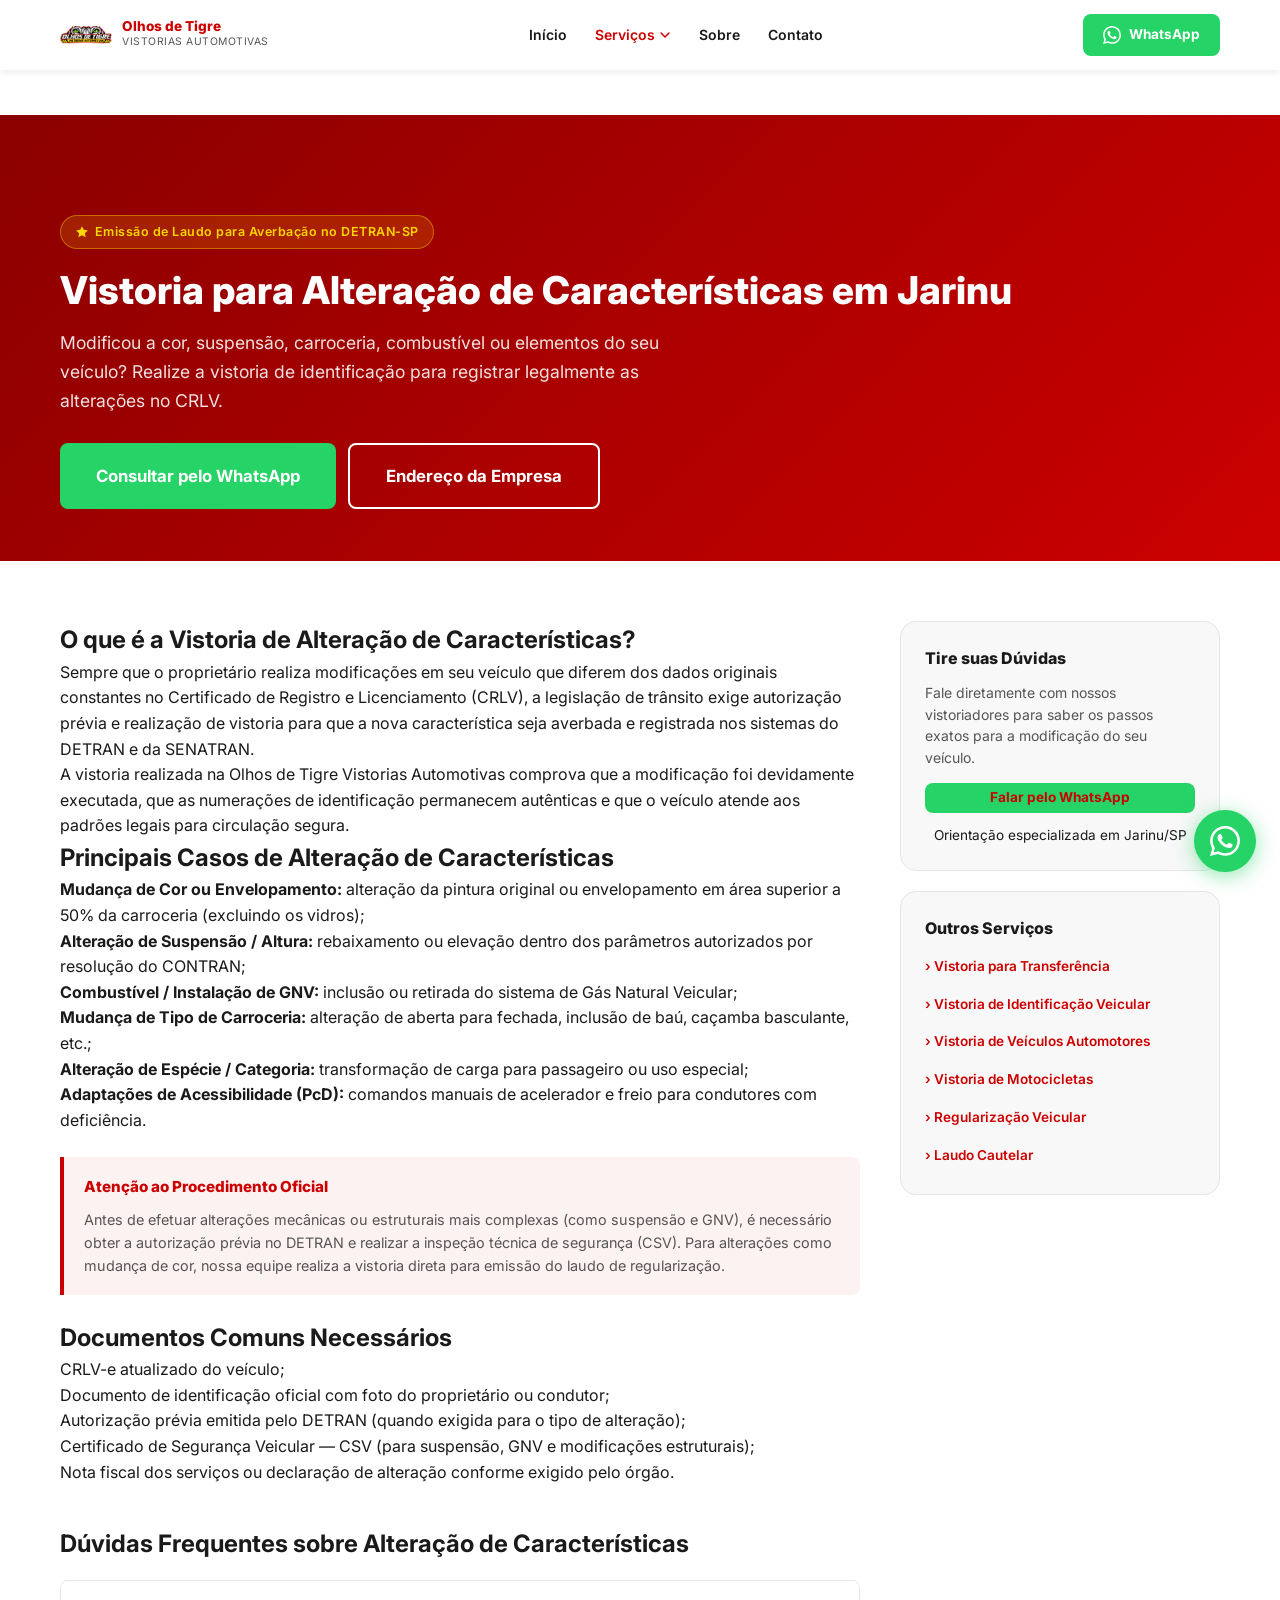
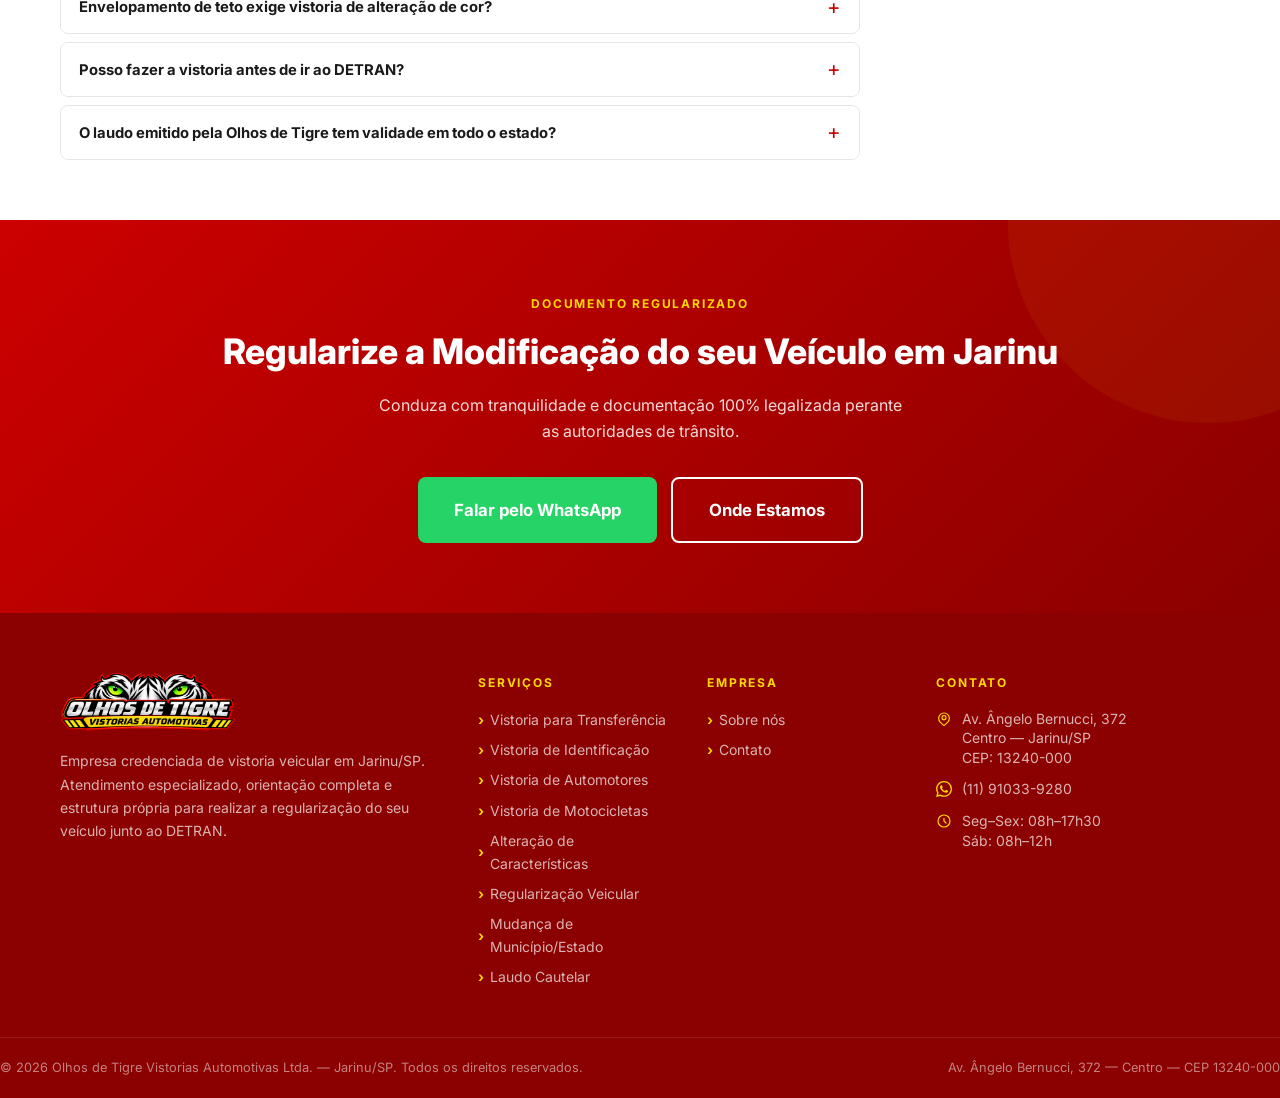
<file: vistoria-alteracao-caracteristicas.html>
﻿<!DOCTYPE html>
<html lang="pt-BR">
<head>
  <meta charset="UTF-8">
  <meta name="viewport" content="width=device-width, initial-scale=1.0">
  <title>Vistoria para Alteração de Características em Jarinu | Olhos de Tigre</title>
  <meta name="description" content="Vistoria veicular para alteração de características em Jarinu/SP: mudança de cor, suspensão, carroceria e combustível. Laudo credenciado para regularização no DETRAN-SP.">
  <meta name="robots" content="index, follow">
  <link rel="canonical" href="https://olhosdetigrevistorias.com.br/vistoria-alteracao-caracteristicas.html">

  <!-- Open Graph -->
  <meta property="og:type" content="website">
  <meta property="og:title" content="Vistoria para Alteração de Características em Jarinu | Olhos de Tigre">
  <meta property="og:description" content="Laudo de vistoria para regularização de modificações no veículo junto ao DETRAN em Jarinu/SP. Agende com a Olhos de Tigre.">
  <meta property="og:url" content="https://olhosdetigrevistorias.com.br/vistoria-alteracao-caracteristicas.html">
  <meta property="og:image" content="https://olhosdetigrevistorias.com.br/assets/logo-esportivo-olhos-de-tigre-vistorias-automotivas.png">
  <meta property="og:locale" content="pt_BR">
  <meta property="og:site_name" content="Olhos de Tigre Vistorias Automotivas">

  <link rel="icon" type="image/png" href="assets/logo-esportivo-olhos-de-tigre-vistorias-automotivas.png">
  <link rel="preconnect" href="https://fonts.googleapis.com">
  <link rel="preconnect" href="https://fonts.gstatic.com" crossorigin>
  <link href="https://fonts.googleapis.com/css2?family=Inter:wght@400;500;600;700;800&display=swap" rel="stylesheet">
  <link rel="manifest" href="manifest.json">
  <meta name="theme-color" content="#CC0000">
  <link rel="stylesheet" href="css/style.css">

  <script type="application/ld+json">
  {
    "@context": "https://schema.org",
    "@graph": [
      {
        "@type": "Service",
        "name": "Vistoria para Alteração de Características",
        "description": "Vistoria de identificação veicular para averbação de modificações de características de veículos perante o DETRAN-SP em Jarinu/SP.",
        "provider": {
          "@type": "LocalBusiness",
          "name": "Olhos de Tigre Vistorias Automotivas",
          "telephone": "+55-11-91033-9280",
          "address": {
            "@type": "PostalAddress",
            "streetAddress": "Avenida Ângelo Bernucci, 372",
            "addressLocality": "Jarinu",
            "addressRegion": "SP",
            "postalCode": "13240-000",
            "addressCountry": "BR"
          },
          "url": "https://olhosdetigrevistorias.com.br"
        },
        "areaServed": ["Jarinu", "Atibaia", "Bragança Paulista", "Campo Limpo Paulista", "Jundiaí"],
        "url": "https://olhosdetigrevistorias.com.br/vistoria-alteracao-caracteristicas.html"
      },
      {
        "@type": "BreadcrumbList",
        "itemListElement": [
          {"@type": "ListItem", "position": 1, "name": "Início", "item": "https://olhosdetigrevistorias.com.br/"},
          {"@type": "ListItem", "position": 2, "name": "Serviços", "item": "https://olhosdetigrevistorias.com.br/#servicos"},
          {"@type": "ListItem", "position": 3, "name": "Alteração de Características", "item": "https://olhosdetigrevistorias.com.br/vistoria-alteracao-caracteristicas.html"}
        ]
      }
    ]
  }
  </script>
</head>
<body>

  <!-- HEADER -->
  <header class="header" role="banner">
    <div class="container">
      <div class="header__inner">
        <a href="index.html" class="header__logo" aria-label="Olhos de Tigre Vistorias - Página inicial">
          <img src="assets/logo-esportivo-olhos-de-tigre-vistorias-automotivas.png" alt="Logo Olhos de Tigre Vistorias Automotivas" width="52" height="52" loading="eager">
          <div class="header__logo-text">
            <strong>Olhos de Tigre</strong>
            <span>Vistorias Automotivas</span>
          </div>
        </a>
        <nav class="nav" role="navigation" aria-label="Menu principal">
          <div class="nav__item"><a href="index.html" class="nav__link">Início</a></div>
          <div class="nav__item nav__dropdown">
            <button class="nav__link nav__dropdown-toggle active" aria-haspopup="true" aria-expanded="false">
              Serviços <svg width="12" height="12" viewBox="0 0 12 12" fill="none" aria-hidden="true"><path d="M2 4l4 4 4-4" stroke="currentColor" stroke-width="1.5" stroke-linecap="round" stroke-linejoin="round"/></svg>
            </button>
            <div class="nav__dropdown-menu" role="menu">
              <a href="vistoria-veicular-transferencia.html" role="menuitem">Vistoria para Transferência</a>
              <a href="vistoria-identificacao-veicular.html" role="menuitem">Vistoria de Identificação Veicular</a>
              <a href="vistoria-veiculos-automotores.html" role="menuitem">Vistoria de Veículos Automotores</a>
              <a href="vistoria-motocicletas.html" role="menuitem">Vistoria de Motocicletas</a>
              <a href="vistoria-alteracao-caracteristicas.html" role="menuitem">Vistoria para Alteração de Características</a>
              <a href="vistoria-regularizacao-veicular.html" role="menuitem">Vistoria para Regularização Veicular</a>
              <a href="vistoria-mudanca-municipio-estado.html" role="menuitem">Vistoria — Mudança de Município/Estado</a>
              <a href="laudo-cautelar.html" role="menuitem">Laudo Cautelar</a>
            </div>
          </div>
          <div class="nav__item"><a href="sobre.html" class="nav__link">Sobre</a></div>
          <div class="nav__item"><a href="contato.html" class="nav__link">Contato</a></div>
        </nav>
        <div class="header__cta">
          <a href="https://wa.me/5511910339280?text=Ol%C3%A1%21+Gostaria+de+informa%C3%A7%C3%B5es+sobre+vistoria+para+altera%C3%A7%C3%A3o+de+caracter%C3%ADsticas." class="btn btn--wa" target="_blank" rel="noopener noreferrer">
            <svg width="18" height="18" viewBox="0 0 24 24" fill="currentColor" aria-hidden="true"><path d="M17.472 14.382c-.297-.149-1.758-.867-2.03-.967-.273-.099-.471-.148-.67.15-.197.297-.767.966-.94 1.164-.173.199-.347.223-.644.075-.297-.15-1.255-.463-2.39-1.475-.883-.788-1.48-1.761-1.653-2.059-.173-.297-.018-.458.13-.606.134-.133.298-.347.446-.52.149-.174.198-.298.298-.497.099-.198.05-.371-.025-.52-.075-.149-.669-1.612-.916-2.207-.242-.579-.487-.5-.669-.51-.173-.008-.371-.01-.57-.01-.198 0-.52.074-.792.372-.272.297-1.04 1.016-1.04 2.479 0 1.462 1.065 2.875 1.213 3.074.149.198 2.096 3.2 5.077 4.487.709.306 1.262.489 1.694.625.712.227 1.36.195 1.871.118.571-.085 1.758-.719 2.006-1.413.248-.694.248-1.289.173-1.413-.074-.124-.272-.198-.57-.347m-5.421 7.403h-.004a9.87 9.87 0 01-5.031-1.378l-.361-.214-3.741.982.998-3.648-.235-.374a9.86 9.86 0 01-1.51-5.26c.001-5.45 4.436-9.884 9.888-9.884 2.64 0 5.122 1.03 6.988 2.898a9.825 9.825 0 012.893 6.994c-.003 5.45-4.437 9.884-9.885 9.884m8.413-18.297A11.815 11.815 0 0012.05 0C5.495 0 .16 5.335.157 11.892c0 2.096.547 4.142 1.588 5.945L.057 24l6.305-1.654a11.882 11.882 0 005.683 1.448h.005c6.554 0 11.89-5.335 11.893-11.893a11.821 11.821 0 00-3.48-8.413z"/></svg>
            WhatsApp
          </a>
        </div>
        <button class="nav-toggle" aria-label="Abrir menu de navegação" aria-expanded="false">
          <span></span><span></span><span></span>
        </button>
      </div>
    </div>
  </header>

  <!-- BREADCRUMB -->
  <div class="breadcrumb" aria-label="Caminho de navegação">
    <div class="container">
      <div class="breadcrumb__list">
        <a href="index.html" class="breadcrumb__item">Início</a>
        <span class="breadcrumb__sep">›</span>
        <a href="index.html#servicos" class="breadcrumb__item">Serviços</a>
        <span class="breadcrumb__sep">›</span>
        <span class="breadcrumb__current">Alteração de Características</span>
      </div>
    </div>
  </div>

  <main id="conteudo-principal">
    <!-- HERO DA PÁGINA -->
    <section class="page-hero">
      <div class="container">
        <div class="page-hero__badge">
          <svg width="14" height="14" viewBox="0 0 24 24" fill="currentColor" aria-hidden="true"><path d="M12 2l3.09 6.26L22 9.27l-5 4.87 1.18 6.88L12 17.77l-6.18 3.25L7 14.14 2 9.27l6.91-1.01L12 2z"/></svg>
          Emissão de Laudo para Averbação no DETRAN-SP
        </div>
        <h1 class="page-hero__title">Vistoria para Alteração de Características em Jarinu</h1>
        <p class="page-hero__desc">Modificou a cor, suspensão, carroceria, combustível ou elementos do seu veículo? Realize a vistoria de identificação para registrar legalmente as alterações no CRLV.</p>
        <div class="page-hero__cta">
          <a href="https://wa.me/5511910339280?text=Ol%C3%A1%21+Preciso+de+vistoria+para+altera%C3%A7%C3%A3o+de+caracter%C3%ADsticas+em+Jarinu." class="btn btn--wa btn--lg" target="_blank" rel="noopener noreferrer">
            Consultar pelo WhatsApp
          </a>
          <a href="contato.html" class="btn btn--outline btn--lg">Endereço da Empresa</a>
        </div>
      </div>
    </section>

    <!-- CONTEÚDO PRINCIPAL DO SERVIÇO -->
    <section class="service-content">
      <div class="container">
        <div class="service-content__grid">
          <div class="service-content__main">
            <h2>O que é a Vistoria de Alteração de Características?</h2>
            <p>Sempre que o proprietário realiza modificações em seu veículo que diferem dos dados originais constantes no Certificado de Registro e Licenciamento (CRLV), a legislação de trânsito exige autorização prévia e realização de vistoria para que a nova característica seja averbada e registrada nos sistemas do DETRAN e da SENATRAN.</p>
            <p>A vistoria realizada na Olhos de Tigre Vistorias Automotivas comprova que a modificação foi devidamente executada, que as numerações de identificação permanecem autênticas e que o veículo atende aos padrões legais para circulação segura.</p>

            <h2>Principais Casos de Alteração de Características</h2>
            <ul>
              <li><strong>Mudança de Cor ou Envelopamento:</strong> alteração da pintura original ou envelopamento em área superior a 50% da carroceria (excluindo os vidros);</li>
              <li><strong>Alteração de Suspensão / Altura:</strong> rebaixamento ou elevação dentro dos parâmetros autorizados por resolução do CONTRAN;</li>
              <li><strong>Combustível / Instalação de GNV:</strong> inclusão ou retirada do sistema de Gás Natural Veicular;</li>
              <li><strong>Mudança de Tipo de Carroceria:</strong> alteração de aberta para fechada, inclusão de baú, caçamba basculante, etc.;</li>
              <li><strong>Alteração de Espécie / Categoria:</strong> transformação de carga para passageiro ou uso especial;</li>
              <li><strong>Adaptações de Acessibilidade (PcD):</strong> comandos manuais de acelerador e freio para condutores com deficiência.</li>
            </ul>

            <div class="service-box">
              <div class="service-box__title">Atenção ao Procedimento Oficial</div>
              <p>Antes de efetuar alterações mecânicas ou estruturais mais complexas (como suspensão e GNV), é necessário obter a autorização prévia no DETRAN e realizar a inspeção técnica de segurança (CSV). Para alterações como mudança de cor, nossa equipe realiza a vistoria direta para emissão do laudo de regularização.</p>
            </div>

            <h2>Documentos Comuns Necessários</h2>
            <ul>
              <li>CRLV-e atualizado do veículo;</li>
              <li>Documento de identificação oficial com foto do proprietário ou condutor;</li>
              <li>Autorização prévia emitida pelo DETRAN (quando exigida para o tipo de alteração);</li>
              <li>Certificado de Segurança Veicular — CSV (para suspensão, GNV e modificações estruturais);</li>
              <li>Nota fiscal dos serviços ou declaração de alteração conforme exigido pelo órgão.</li>
            </ul>

            <!-- FAQ -->
            <div class="faq-section" style="margin-top: 40px;">
              <h2>Dúvidas Frequentes sobre Alteração de Características</h2>
              <div class="accordion">
                <div class="accordion__item">
                  <button class="accordion__header" aria-expanded="false">
                    <span>Envelopamento de teto exige vistoria de alteração de cor?</span>
                    <span class="accordion__icon">+</span>
                  </button>
                  <div class="accordion__body">
                    <div class="accordion__content">
                      <p>Geralmente não, caso a área adesivada não ultrapasse 50% da área total da carroceria do veículo. Acima de 50%, é considerada mudança de cor predominante ou cor fantasia, exigindo regularização no documento.</p>
                    </div>
                  </div>
                </div>
                <div class="accordion__item">
                  <button class="accordion__header" aria-expanded="false">
                    <span>Posso fazer a vistoria antes de ir ao DETRAN?</span>
                    <span class="accordion__icon">+</span>
                  </button>
                  <div class="accordion__body">
                    <div class="accordion__content">
                      <p>Para algumas alterações é indispensável abrir o processo administrativo prévio no DETRAN. Recomendamos entrar em contato conosco pelo WhatsApp para avaliarmos seu caso antes do agendamento.</p>
                    </div>
                  </div>
                </div>
                <div class="accordion__item">
                  <button class="accordion__header" aria-expanded="false">
                    <span>O laudo emitido pela Olhos de Tigre tem validade em todo o estado?</span>
                    <span class="accordion__icon">+</span>
                  </button>
                  <div class="accordion__body">
                    <div class="accordion__content">
                      <p>Sim. Como empresa credenciada no DETRAN-SP, o laudo eletrônico emitido é válido e integrado diretamente à base do DETRAN-SP.</p>
                    </div>
                  </div>
                </div>
              </div>
            </div>
          </div>

          <!-- SIDEBAR -->
          <aside class="service-sidebar">
            <div class="service-sidebar__card">
              <h3>Tire suas Dúvidas</h3>
              <p>Fale diretamente com nossos vistoriadores para saber os passos exatos para a modificação do seu veículo.</p>
              <a href="https://wa.me/5511910339280?text=Ol%C3%A1%21+Gostaria+de+orienta%C3%A7%C3%A3o+sobre+altera%C3%A7%C3%A3o+de+caracter%C3%ADsticas+do+meu+carro." class="btn btn--wa" style="width: 100%; margin-bottom: 12px;" target="_blank" rel="noopener noreferrer">
                Falar pelo WhatsApp
              </a>
              <div style="font-size: 0.85rem; color: var(--cor-cinza-600); text-align: center;">
                Orientação especializada em Jarinu/SP
              </div>
            </div>

            <div class="service-sidebar__card">
              <h3>Outros Serviços</h3>
              <ul style="list-style: none; padding: 0; margin: 0; display: flex; flexDirection: column; gap: 8px;">
                <li><a href="vistoria-veicular-transferencia.html" style="color: var(--cor-primaria); font-weight: 600; text-decoration: none;">› Vistoria para Transferência</a></li>
                <li><a href="vistoria-identificacao-veicular.html" style="color: var(--cor-primaria); font-weight: 600; text-decoration: none;">› Vistoria de Identificação Veicular</a></li>
                <li><a href="vistoria-veiculos-automotores.html" style="color: var(--cor-primaria); font-weight: 600; text-decoration: none;">› Vistoria de Veículos Automotores</a></li>
                <li><a href="vistoria-motocicletas.html" style="color: var(--cor-primaria); font-weight: 600; text-decoration: none;">› Vistoria de Motocicletas</a></li>
                <li><a href="vistoria-regularizacao-veicular.html" style="color: var(--cor-primaria); font-weight: 600; text-decoration: none;">› Regularização Veicular</a></li>
                <li><a href="laudo-cautelar.html" style="color: var(--cor-primaria); font-weight: 600; text-decoration: none;">› Laudo Cautelar</a></li>
              </ul>
            </div>
          </aside>
        </div>
      </div>
    </section>

    <!-- CTA FINAL -->
    <section class="cta-section">
      <div class="container">
        <span class="section-label" style="color: var(--cor-secundaria);">Documento Regularizado</span>
        <h2 class="cta-section__title">Regularize a Modificação do seu Veículo em Jarinu</h2>
        <p class="cta-section__subtitle">Conduza com tranquilidade e documentação 100% legalizada perante as autoridades de trânsito.</p>
        <div class="cta-section__buttons">
          <a href="https://wa.me/5511910339280?text=Ol%C3%A1%21+Preciso+regularizar+uma+altera%C3%A7%C3%A3o+no+meu+ve%C3%ADculo." class="btn btn--wa btn--lg" target="_blank" rel="noopener noreferrer">
            Falar pelo WhatsApp
          </a>
          <a href="contato.html" class="btn btn--outline btn--lg">Onde Estamos</a>
        </div>
      </div>
    </section>
  </main>

  <!-- FOOTER -->
  <footer class="footer" role="contentinfo">
    <div class="container">
      <div class="footer__grid">
        <div>
          <div class="footer__logo">
            <img src="assets/logo-esportivo-olhos-de-tigre-vistorias-automotivas.png" alt="Olhos de Tigre Vistorias Automotivas" width="60" height="60" loading="lazy">
          </div>
          <p class="footer__about">Empresa credenciada de vistoria veicular em Jarinu/SP. Atendimento especializado, orientação completa e estrutura própria para realizar a regularização do seu veículo junto ao DETRAN.</p>
        </div>
        <div>
          <h3 class="footer__title">Serviços</h3>
          <div class="footer__links">
            <a href="vistoria-veicular-transferencia.html" class="footer__link">Vistoria para Transferência</a>
            <a href="vistoria-identificacao-veicular.html" class="footer__link">Vistoria de Identificação</a>
            <a href="vistoria-veiculos-automotores.html" class="footer__link">Vistoria de Automotores</a>
            <a href="vistoria-motocicletas.html" class="footer__link">Vistoria de Motocicletas</a>
            <a href="vistoria-alteracao-caracteristicas.html" class="footer__link">Alteração de Características</a>
            <a href="vistoria-regularizacao-veicular.html" class="footer__link">Regularização Veicular</a>
            <a href="vistoria-mudanca-municipio-estado.html" class="footer__link">Mudança de Município/Estado</a>
            <a href="laudo-cautelar.html" class="footer__link">Laudo Cautelar</a>
          </div>
        </div>
        <div>
          <h3 class="footer__title">Empresa</h3>
          <div class="footer__links">
            <a href="sobre.html" class="footer__link">Sobre nós</a>
            <a href="contato.html" class="footer__link">Contato</a>
          </div>
        </div>
        <div>
          <h3 class="footer__title">Contato</h3>
          <div class="footer__contact">
            <div class="footer__contact-item">
              <svg width="16" height="16" fill="none" viewBox="0 0 24 24" stroke="currentColor" stroke-width="1.8" aria-hidden="true"><path stroke-linecap="round" stroke-linejoin="round" d="M17.657 16.657L13.414 20.9a1.998 1.998 0 01-2.827 0l-4.244-4.243a8 8 0 1111.314 0z"/><circle cx="12" cy="10" r="3"/></svg>
              <span>Av. Ângelo Bernucci, 372<br>Centro — Jarinu/SP<br>CEP: 13240-000</span>
            </div>
            <div class="footer__contact-item">
              <svg width="16" height="16" viewBox="0 0 24 24" fill="currentColor" aria-hidden="true"><path d="M17.472 14.382c-.297-.149-1.758-.867-2.03-.967-.273-.099-.471-.148-.67.15-.197.297-.767.966-.94 1.164-.173.199-.347.223-.644.075-.297-.15-1.255-.463-2.39-1.475-.883-.788-1.48-1.761-1.653-2.059-.173-.297-.018-.458.13-.606.134-.133.298-.347.446-.52.149-.174.198-.298.298-.497.099-.198.05-.371-.025-.52-.075-.149-.669-1.612-.916-2.207-.242-.579-.487-.5-.669-.51-.173-.008-.371-.01-.57-.01-.198 0-.52.074-.792.372-.272.297-1.04 1.016-1.04 2.479 0 1.462 1.065 2.875 1.213 3.074.149.198 2.096 3.2 5.077 4.487.709.306 1.262.489 1.694.625.712.227 1.36.195 1.871.118.571-.085 1.758-.719 2.006-1.413.248-.694.248-1.289.173-1.413-.074-.124-.272-.198-.57-.347m-5.421 7.403h-.004a9.87 9.87 0 01-5.031-1.378l-.361-.214-3.741.982.998-3.648-.235-.374a9.86 9.86 0 01-1.51-5.26c.001-5.45 4.436-9.884 9.888-9.884 2.64 0 5.122 1.03 6.988 2.898a9.825 9.825 0 012.893 6.994c-.003 5.45-4.437 9.884-9.885 9.884m8.413-18.297A11.815 11.815 0 0012.05 0C5.495 0 .16 5.335.157 11.892c0 2.096.547 4.142 1.588 5.945L.057 24l6.305-1.654a11.882 11.882 0 005.683 1.448h.005c6.554 0 11.89-5.335 11.893-11.893a11.821 11.821 0 00-3.48-8.413z"/></svg>
              <a href="https://wa.me/5511910339280" target="_blank" rel="noopener noreferrer" style="color: rgba(255,255,255,0.7);">(11) 91033-9280</a>
            </div>
            <div class="footer__contact-item">
              <svg width="16" height="16" fill="none" viewBox="0 0 24 24" stroke="currentColor" stroke-width="1.8" aria-hidden="true"><path stroke-linecap="round" stroke-linejoin="round" d="M12 8v4l3 3m6-3a9 9 0 11-18 0 9 9 0 0118 0z"/></svg>
              <span>Seg–Sex: 08h–17h30<br>Sáb: 08h–12h</span>
            </div>
          </div>
        </div>
      </div>
    </div>
    <div class="footer__bottom">
      <span>© <span id="ano"></span> Olhos de Tigre Vistorias Automotivas Ltda. — Jarinu/SP. Todos os direitos reservados.</span>
      <span>Av. Ângelo Bernucci, 372 — Centro — CEP 13240-000</span>
    </div>
  </footer>

  <!-- WHATSAPP FLUTUANTE -->
  <a href="https://wa.me/5511910339280?text=Ol%C3%A1%21+Gostaria+de+informa%C3%A7%C3%B5es+sobre+vistoria+para+altera%C3%A7%C3%A3o+de+caracter%C3%ADsticas."
     class="whatsapp-float" target="_blank" rel="noopener noreferrer" aria-label="Falar pelo WhatsApp">
    <span class="whatsapp-float__tooltip">Fale pelo WhatsApp</span>
    <svg width="30" height="30" viewBox="0 0 24 24" fill="currentColor" aria-hidden="true"><path d="M17.472 14.382c-.297-.149-1.758-.867-2.03-.967-.273-.099-.471-.148-.67.15-.197.297-.767.966-.94 1.164-.173.199-.347.223-.644.075-.297-.15-1.255-.463-2.39-1.475-.883-.788-1.48-1.761-1.653-2.059-.173-.297-.018-.458.13-.606.134-.133.298-.347.446-.52.149-.174.198-.298.298-.497.099-.198.05-.371-.025-.52-.075-.149-.669-1.612-.916-2.207-.242-.579-.487-.5-.669-.51-.173-.008-.371-.01-.57-.01-.198 0-.52.074-.792.372-.272.297-1.04 1.016-1.04 2.479 0 1.462 1.065 2.875 1.213 3.074.149.198 2.096 3.2 5.077 4.487.709.306 1.262.489 1.694.625.712.227 1.36.195 1.871.118.571-.085 1.758-.719 2.006-1.413.248-.694.248-1.289.173-1.413-.074-.124-.272-.198-.57-.347m-5.421 7.403h-.004a9.87 9.87 0 01-5.031-1.378l-.361-.214-3.741.982.998-3.648-.235-.374a9.86 9.86 0 01-1.51-5.26c.001-5.45 4.436-9.884 9.888-9.884 2.64 0 5.122 1.03 6.988 2.898a9.825 9.825 0 012.893 6.994c-.003 5.45-4.437 9.884-9.885 9.884m8.413-18.297A11.815 11.815 0 0012.05 0C5.495 0 .16 5.335.157 11.892c0 2.096.547 4.142 1.588 5.945L.057 24l6.305-1.654a11.882 11.882 0 005.683 1.448h.005c6.554 0 11.89-5.335 11.893-11.893a11.821 11.821 0 00-3.48-8.413z"/></svg>
  </a>

  <script src="js/main.js" defer></script>
</body>
</html>
</file>
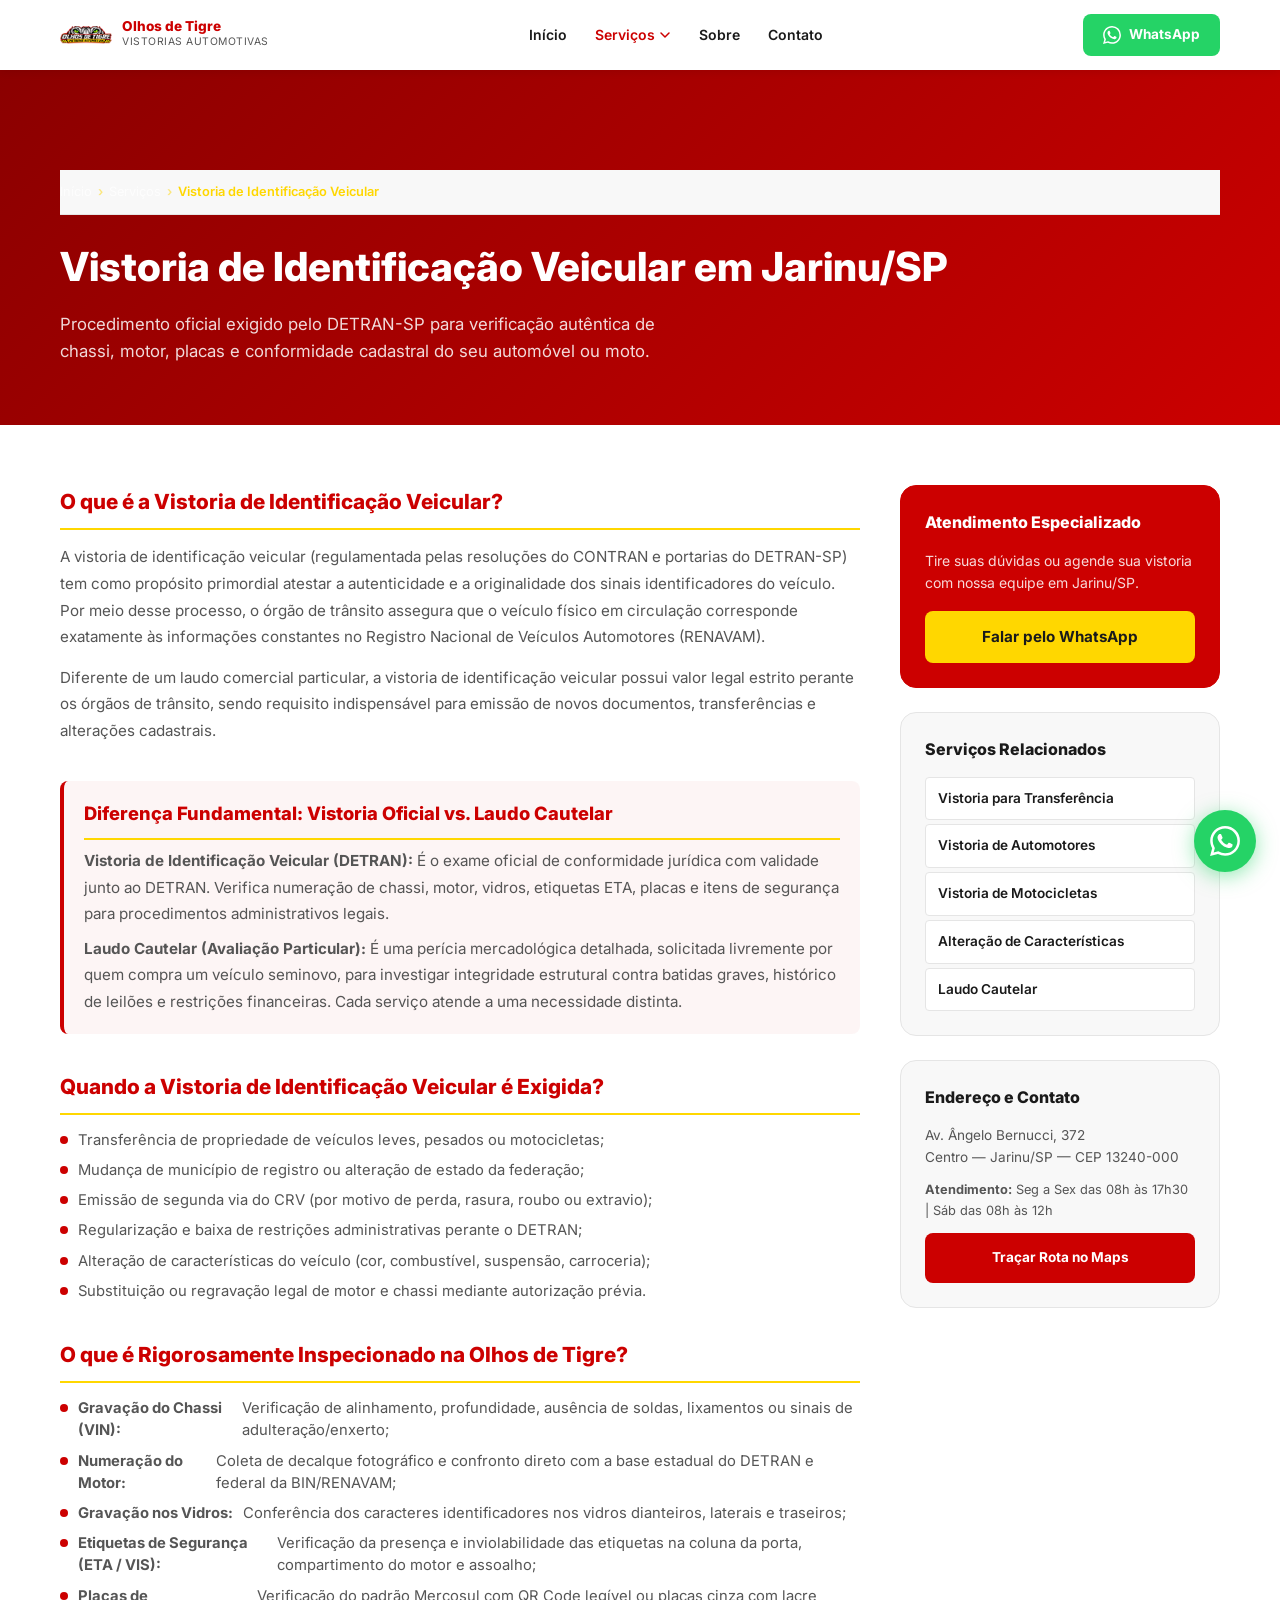
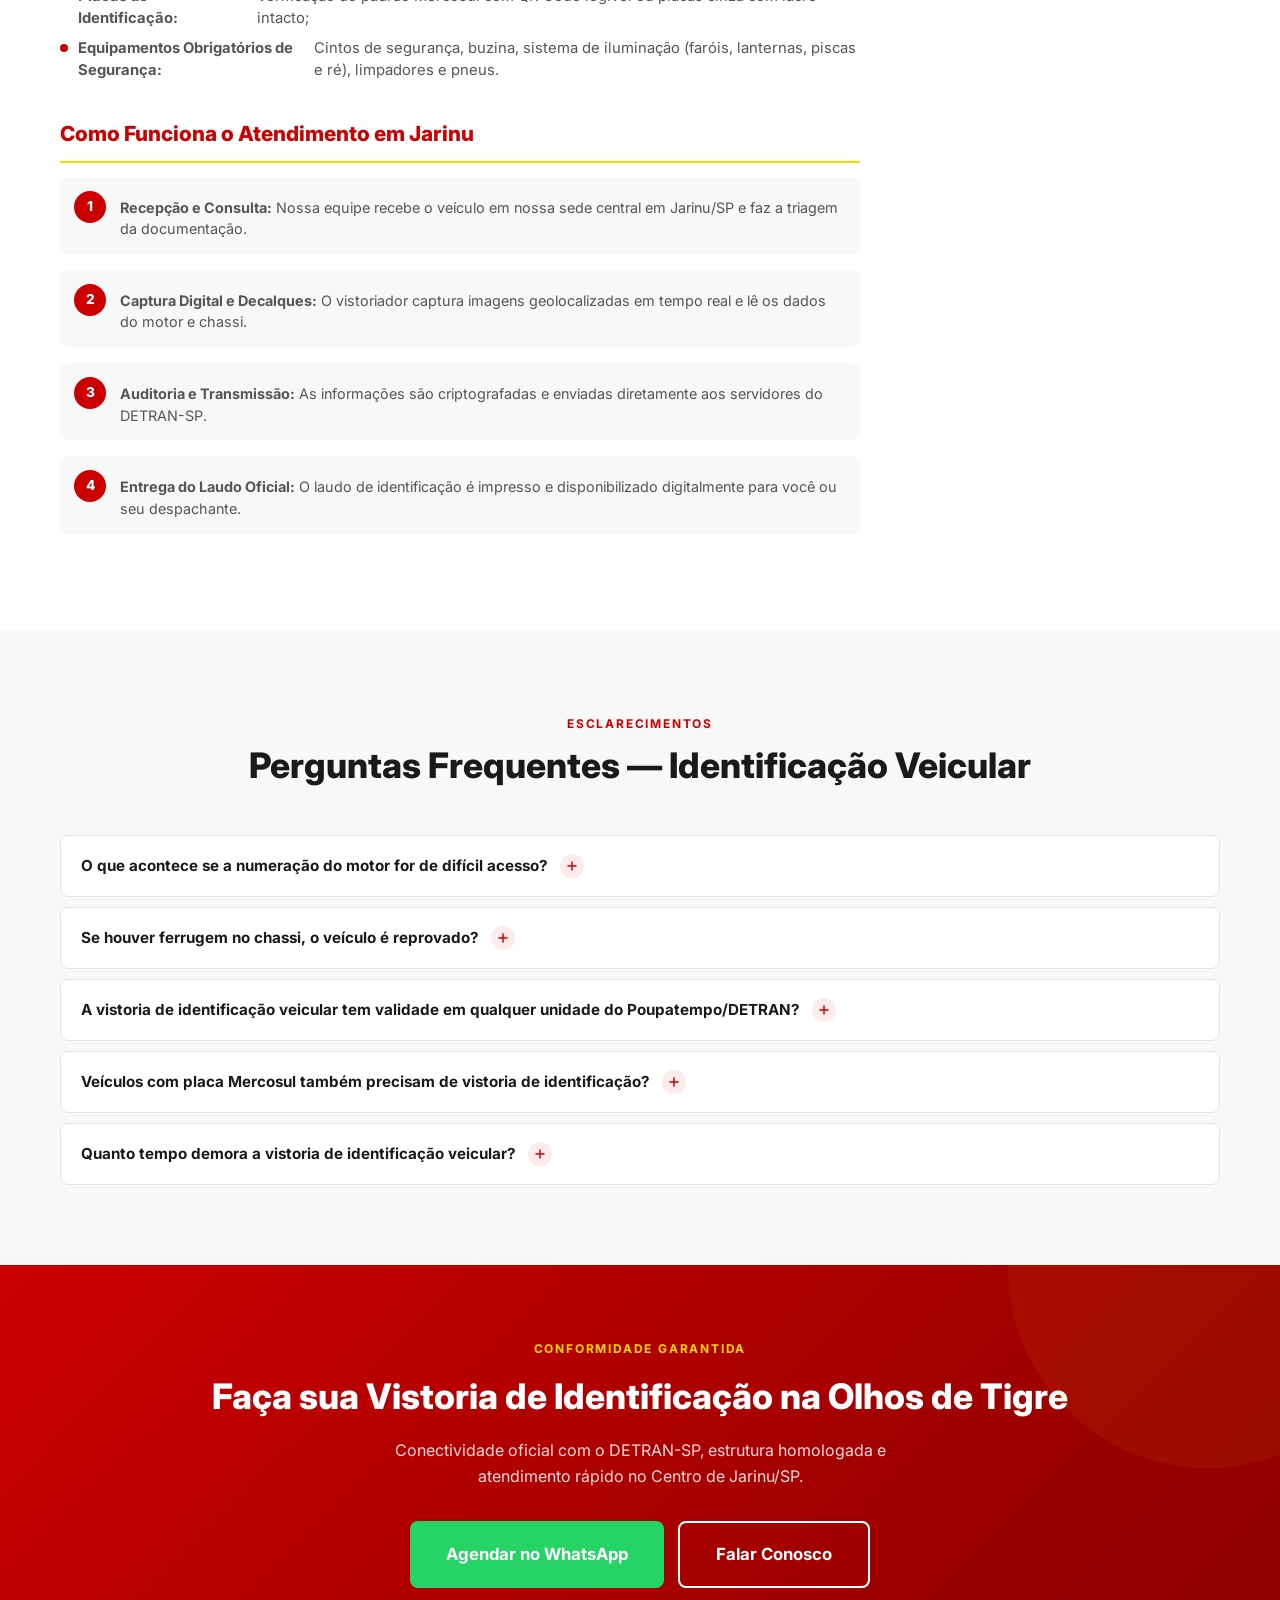
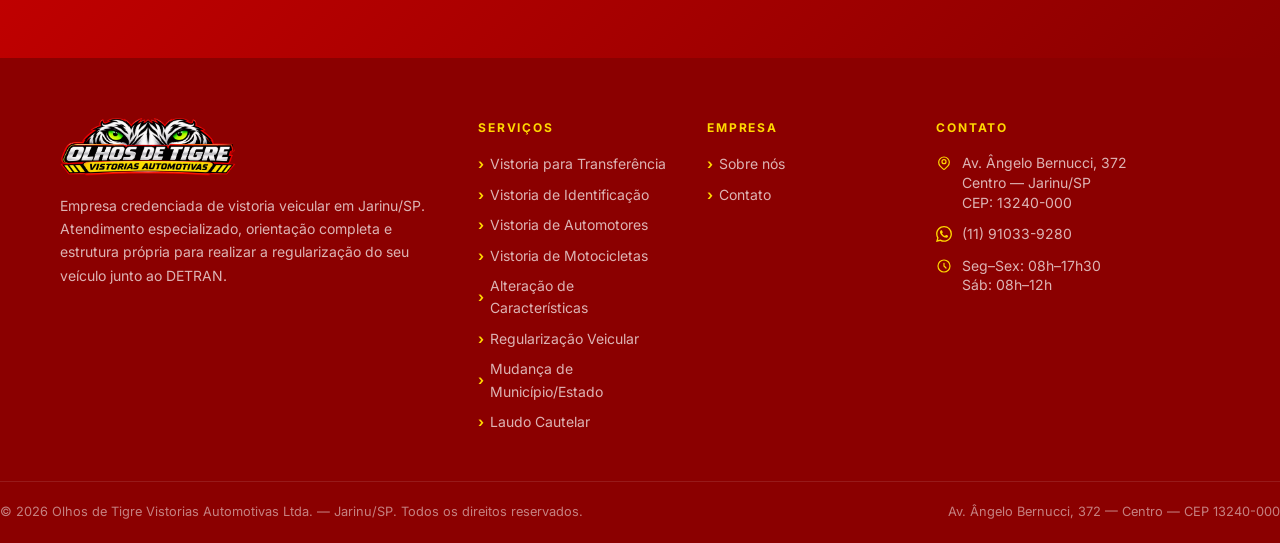
<file: vistoria-identificacao-veicular.html>
﻿<!DOCTYPE html>
<html lang="pt-BR">
<head>
  <meta charset="UTF-8">
  <meta name="viewport" content="width=device-width, initial-scale=1.0">
  <title>Vistoria de Identificação Veicular em Jarinu | Olhos de Tigre</title>
  <meta name="description" content="Vistoria de identificação veicular em Jarinu/SP credenciada pelo DETRAN-SP. Conferência oficial de chassi, motor e itens de segurança. Atendimento rápido e seguro.">
  <meta name="robots" content="index, follow">
  <link rel="canonical" href="https://olhosdetigrevistorias.com.br/vistoria-identificacao-veicular.html">

  <meta property="og:type" content="website">
  <meta property="og:title" content="Vistoria de Identificação Veicular em Jarinu | Olhos de Tigre">
  <meta property="og:description" content="Conferência oficial de elementos identificadores do veículo em Jarinu/SP. Agilidade e conformidade com as normas do DETRAN-SP.">
  <meta property="og:url" content="https://olhosdetigrevistorias.com.br/vistoria-identificacao-veicular.html">
  <meta property="og:image" content="https://olhosdetigrevistorias.com.br/assets/logo-esportivo-olhos-de-tigre-vistorias-automotivas.png">
  <meta property="og:locale" content="pt_BR">
  <meta property="og:site_name" content="Olhos de Tigre Vistorias Automotivas">

  <link rel="icon" type="image/png" href="assets/logo-esportivo-olhos-de-tigre-vistorias-automotivas.png">
  <link rel="preconnect" href="https://fonts.googleapis.com">
  <link rel="preconnect" href="https://fonts.gstatic.com" crossorigin>
  <link href="https://fonts.googleapis.com/css2?family=Inter:wght@400;500;600;700;800&display=swap" rel="stylesheet">
  <link rel="manifest" href="manifest.json">
  <meta name="theme-color" content="#CC0000">
  <link rel="stylesheet" href="css/style.css">

  <script type="application/ld+json">
  {
    "@context": "https://schema.org",
    "@graph": [
      {
        "@type": "Service",
        "name": "Vistoria de Identificação Veicular",
        "description": "Procedimento oficial de checagem dos sinais identificadores do veículo (chassi, motor, placas, vidros) exigido pelo DETRAN-SP, realizado em Jarinu/SP pela Olhos de Tigre Vistorias Automotivas.",
        "provider": {
          "@type": "LocalBusiness",
          "name": "Olhos de Tigre Vistorias Automotivas",
          "telephone": "+55-11-91033-9280",
          "address": {
            "@type": "PostalAddress",
            "streetAddress": "Avenida Ângelo Bernucci, 372",
            "addressLocality": "Jarinu",
            "addressRegion": "SP",
            "postalCode": "13240-000",
            "addressCountry": "BR"
          },
          "url": "https://olhosdetigrevistorias.com.br"
        },
        "areaServed": ["Jarinu", "Atibaia", "Bragança Paulista", "Campo Limpo Paulista", "Jundiaí"],
        "url": "https://olhosdetigrevistorias.com.br/vistoria-identificacao-veicular.html"
      },
      {
        "@type": "BreadcrumbList",
        "itemListElement": [
          {"@type": "ListItem", "position": 1, "name": "Início", "item": "https://olhosdetigrevistorias.com.br/"},
          {"@type": "ListItem", "position": 2, "name": "Serviços", "item": "https://olhosdetigrevistorias.com.br/#servicos"},
          {"@type": "ListItem", "position": 3, "name": "Vistoria de Identificação Veicular", "item": "https://olhosdetigrevistorias.com.br/vistoria-identificacao-veicular.html"}
        ]
      }
    ]
  }
  </script>
</head>
<body>

  <!-- HEADER -->
  <header class="header" role="banner">
    <div class="container">
      <div class="header__inner">
        <a href="index.html" class="header__logo" aria-label="Olhos de Tigre Vistorias - Página inicial">
          <img src="assets/logo-esportivo-olhos-de-tigre-vistorias-automotivas.png" alt="Logo Olhos de Tigre Vistorias Automotivas" width="52" height="52" loading="eager">
          <div class="header__logo-text">
            <strong>Olhos de Tigre</strong>
            <span>Vistorias Automotivas</span>
          </div>
        </a>
        <nav class="nav" role="navigation" aria-label="Menu principal">
          <div class="nav__item"><a href="index.html" class="nav__link">Início</a></div>
          <div class="nav__item nav__dropdown">
            <button class="nav__link nav__dropdown-toggle active" aria-haspopup="true" aria-expanded="false">
              Serviços <svg width="12" height="12" viewBox="0 0 12 12" fill="none" aria-hidden="true"><path d="M2 4l4 4 4-4" stroke="currentColor" stroke-width="1.5" stroke-linecap="round" stroke-linejoin="round"/></svg>
            </button>
            <div class="nav__dropdown-menu" role="menu">
              <a href="vistoria-veicular-transferencia.html" role="menuitem">Vistoria para Transferência</a>
              <a href="vistoria-identificacao-veicular.html" role="menuitem">Vistoria de Identificação Veicular</a>
              <a href="vistoria-veiculos-automotores.html" role="menuitem">Vistoria de Veículos Automotores</a>
              <a href="vistoria-motocicletas.html" role="menuitem">Vistoria de Motocicletas</a>
              <a href="vistoria-alteracao-caracteristicas.html" role="menuitem">Vistoria para Alteração de Características</a>
              <a href="vistoria-regularizacao-veicular.html" role="menuitem">Vistoria para Regularização Veicular</a>
              <a href="vistoria-mudanca-municipio-estado.html" role="menuitem">Vistoria — Mudança de Município/Estado</a>
              <a href="laudo-cautelar.html" role="menuitem">Laudo Cautelar</a>
            </div>
          </div>
          <div class="nav__item"><a href="sobre.html" class="nav__link">Sobre</a></div>
          <div class="nav__item"><a href="contato.html" class="nav__link">Contato</a></div>
        </nav>
        <div class="header__cta">
          <a href="https://wa.me/5511910339280?text=Ol%C3%A1%21+Gostaria+de+informa%C3%A7%C3%B5es+sobre+vistoria+de+identifica%C3%A7%C3%A3o+veicular." class="btn btn--wa" target="_blank" rel="noopener noreferrer">
            <svg width="18" height="18" viewBox="0 0 24 24" fill="currentColor" aria-hidden="true"><path d="M17.472 14.382c-.297-.149-1.758-.867-2.03-.967-.273-.099-.471-.148-.67.15-.197.297-.767.966-.94 1.164-.173.199-.347.223-.644.075-.297-.15-1.255-.463-2.39-1.475-.883-.788-1.48-1.761-1.653-2.059-.173-.297-.018-.458.13-.606.134-.133.298-.347.446-.52.149-.174.198-.298.298-.497.099-.198.05-.371-.025-.52-.075-.149-.669-1.612-.916-2.207-.242-.579-.487-.5-.669-.51-.173-.008-.371-.01-.57-.01-.198 0-.52.074-.792.372-.272.297-1.04 1.016-1.04 2.479 0 1.462 1.065 2.875 1.213 3.074.149.198 2.096 3.2 5.077 4.487.709.306 1.262.489 1.694.625.712.227 1.36.195 1.871.118.571-.085 1.758-.719 2.006-1.413.248-.694.248-1.289.173-1.413-.074-.124-.272-.198-.57-.347m-5.421 7.403h-.004a9.87 9.87 0 01-5.031-1.378l-.361-.214-3.741.982.998-3.648-.235-.374a9.86 9.86 0 01-1.51-5.26c.001-5.45 4.436-9.884 9.888-9.884 2.64 0 5.122 1.03 6.988 2.898a9.825 9.825 0 012.893 6.994c-.003 5.45-4.437 9.884-9.885 9.884m8.413-18.297A11.815 11.815 0 0012.05 0C5.495 0 .16 5.335.157 11.892c0 2.096.547 4.142 1.588 5.945L.057 24l6.305-1.654a11.882 11.882 0 005.683 1.448h.005c6.554 0 11.89-5.335 11.893-11.893a11.821 11.821 0 00-3.48-8.413z"/></svg>
            WhatsApp
          </a>
        </div>
        <button class="nav-toggle" id="navToggle" aria-label="Abrir menu" aria-expanded="false" aria-controls="mobileMenu">
          <span></span><span></span><span></span>
        </button>
      </div>
    </div>
  </header>

  <nav class="mobile-menu" id="mobileMenu" aria-label="Menu mobile" role="navigation">
    <div class="mobile-menu__group">
      <div class="mobile-menu__title">Navegação</div>
      <a href="index.html" class="mobile-menu__link">Início</a>
      <a href="sobre.html" class="mobile-menu__link">Sobre a Empresa</a>
      <a href="contato.html" class="mobile-menu__link">Contato e Localização</a>
    </div>
    <div class="mobile-menu__group">
      <div class="mobile-menu__title">Nossos Serviços</div>
      <a href="vistoria-veicular-transferencia.html" class="mobile-menu__link">Vistoria para Transferência</a>
      <a href="vistoria-identificacao-veicular.html" class="mobile-menu__link">Vistoria de Identificação Veicular</a>
      <a href="vistoria-veiculos-automotores.html" class="mobile-menu__link">Vistoria de Veículos Automotores</a>
      <a href="vistoria-motocicletas.html" class="mobile-menu__link">Vistoria de Motocicletas</a>
      <a href="vistoria-alteracao-caracteristicas.html" class="mobile-menu__link">Vistoria para Alteração de Características</a>
      <a href="vistoria-regularizacao-veicular.html" class="mobile-menu__link">Vistoria para Regularização Veicular</a>
      <a href="vistoria-mudanca-municipio-estado.html" class="mobile-menu__link">Vistoria — Mudança de Município/Estado</a>
      <a href="laudo-cautelar.html" class="mobile-menu__link">Laudo Cautelar</a>
    </div>
    <a href="https://wa.me/5511910339280?text=Ol%C3%A1%21+Gostaria+de+informa%C3%A7%C3%B5es+sobre+vistoria+veicular." class="mobile-menu__wa" target="_blank" rel="noopener noreferrer">
      Falar pelo WhatsApp
    </a>
  </nav>

  <main id="main-content">
    <section class="hero-page" aria-label="Vistoria de Identificação Veicular">
      <div class="container">
        <nav class="breadcrumb" aria-label="Localização da página">
          <a href="index.html">Início</a>
          <span class="breadcrumb-sep" aria-hidden="true">›</span>
          <a href="index.html#servicos">Serviços</a>
          <span class="breadcrumb-sep" aria-hidden="true">›</span>
          <span>Vistoria de Identificação Veicular</span>
        </nav>
        <h1 class="hero-page__title">Vistoria de Identificação Veicular em Jarinu/SP</h1>
        <p class="hero-page__sub">Procedimento oficial exigido pelo DETRAN-SP para verificação autêntica de chassi, motor, placas e conformidade cadastral do seu automóvel ou moto.</p>
      </div>
    </section>

    <section class="service-content">
      <div class="container">
        <div class="service-content__grid">
          <div class="service-content__main">
            <div class="content-block reveal">
              <h2>O que é a Vistoria de Identificação Veicular?</h2>
              <p>A vistoria de identificação veicular (regulamentada pelas resoluções do CONTRAN e portarias do DETRAN-SP) tem como propósito primordial atestar a autenticidade e a originalidade dos sinais identificadores do veículo. Por meio desse processo, o órgão de trânsito assegura que o veículo físico em circulação corresponde exatamente às informações constantes no Registro Nacional de Veículos Automotores (RENAVAM).</p>
              <p>Diferente de um laudo comercial particular, a vistoria de identificação veicular possui valor legal estrito perante os órgãos de trânsito, sendo requisito indispensável para emissão de novos documentos, transferências e alterações cadastrais.</p>
            </div>

            <div class="content-block reveal" style="background: rgba(204,0,0,0.04); border-left: 4px solid var(--cor-primaria); padding: 18px 20px; border-radius: var(--radius-md);">
              <h2 style="font-size: 1.15rem; margin-bottom: 8px;">Diferença Fundamental: Vistoria Oficial vs. Laudo Cautelar</h2>
              <p style="margin-bottom: 8px;"><strong>Vistoria de Identificação Veicular (DETRAN):</strong> É o exame oficial de conformidade jurídica com validade junto ao DETRAN. Verifica numeração de chassi, motor, vidros, etiquetas ETA, placas e itens de segurança para procedimentos administrativos legais.</p>
              <p style="margin-bottom: 0;"><strong>Laudo Cautelar (Avaliação Particular):</strong> É uma perícia mercadológica detalhada, solicitada livremente por quem compra um veículo seminovo, para investigar integridade estrutural contra batidas graves, histórico de leilões e restrições financeiras. Cada serviço atende a uma necessidade distinta.</p>
            </div>

            <div class="content-block reveal">
              <h2>Quando a Vistoria de Identificação Veicular é Exigida?</h2>
              <ul>
                <li>Transferência de propriedade de veículos leves, pesados ou motocicletas;</li>
                <li>Mudança de município de registro ou alteração de estado da federação;</li>
                <li>Emissão de segunda via do CRV (por motivo de perda, rasura, roubo ou extravio);</li>
                <li>Regularização e baixa de restrições administrativas perante o DETRAN;</li>
                <li>Alteração de características do veículo (cor, combustível, suspensão, carroceria);</li>
                <li>Substituição ou regravação legal de motor e chassi mediante autorização prévia.</li>
              </ul>
            </div>

            <div class="content-block reveal">
              <h2>O que é Rigorosamente Inspecionado na Olhos de Tigre?</h2>
              <ul>
                <li><strong>Gravação do Chassi (VIN):</strong> Verificação de alinhamento, profundidade, ausência de soldas, lixamentos ou sinais de adulteração/enxerto;</li>
                <li><strong>Numeração do Motor:</strong> Coleta de decalque fotográfico e confronto direto com a base estadual do DETRAN e federal da BIN/RENAVAM;</li>
                <li><strong>Gravação nos Vidros:</strong> Conferência dos caracteres identificadores nos vidros dianteiros, laterais e traseiros;</li>
                <li><strong>Etiquetas de Segurança (ETA / VIS):</strong> Verificação da presença e inviolabilidade das etiquetas na coluna da porta, compartimento do motor e assoalho;</li>
                <li><strong>Placas de Identificação:</strong> Verificação do padrão Mercosul com QR Code legível ou placas cinza com lacre intacto;</li>
                <li><strong>Equipamentos Obrigatórios de Segurança:</strong> Cintos de segurança, buzina, sistema de iluminação (faróis, lanternas, piscas e ré), limpadores e pneus.</li>
              </ul>
            </div>

            <div class="content-block reveal">
              <h2>Como Funciona o Atendimento em Jarinu</h2>
              <div class="steps-list">
                <div class="step-item">
                  <div class="step-item__num">1</div>
                  <div class="step-item__text"><strong>Recepção e Consulta:</strong> Nossa equipe recebe o veículo em nossa sede central em Jarinu/SP e faz a triagem da documentação.</div>
                </div>
                <div class="step-item">
                  <div class="step-item__num">2</div>
                  <div class="step-item__text"><strong>Captura Digital e Decalques:</strong> O vistoriador captura imagens geolocalizadas em tempo real e lê os dados do motor e chassi.</div>
                </div>
                <div class="step-item">
                  <div class="step-item__num">3</div>
                  <div class="step-item__text"><strong>Auditoria e Transmissão:</strong> As informações são criptografadas e enviadas diretamente aos servidores do DETRAN-SP.</div>
                </div>
                <div class="step-item">
                  <div class="step-item__num">4</div>
                  <div class="step-item__text"><strong>Entrega do Laudo Oficial:</strong> O laudo de identificação é impresso e disponibilizado digitalmente para você ou seu despachante.</div>
                </div>
              </div>
            </div>
          </div>

          <aside class="service-content__sidebar">
            <div class="sidebar-card sidebar-card--red">
              <div class="sidebar-card__title">Atendimento Especializado</div>
              <p style="font-size: 0.875rem; color: rgba(255,255,255,0.85); margin-bottom: 16px;">Tire suas dúvidas ou agende sua vistoria com nossa equipe em Jarinu/SP.</p>
              <a href="https://wa.me/5511910339280?text=Ol%C3%A1%21+Gostaria+de+informa%C3%A7%C3%B5es+sobre+vistoria+de+identifica%C3%A7%C3%A3o+veicular."
                 class="btn btn--yellow btn--full" target="_blank" rel="noopener noreferrer">
                Falar pelo WhatsApp
              </a>
            </div>
            <div class="sidebar-card">
              <div class="sidebar-card__title">Serviços Relacionados</div>
              <div class="sidebar-links">
                <a href="vistoria-veicular-transferencia.html" class="sidebar-link">Vistoria para Transferência</a>
                <a href="vistoria-veiculos-automotores.html" class="sidebar-link">Vistoria de Automotores</a>
                <a href="vistoria-motocicletas.html" class="sidebar-link">Vistoria de Motocicletas</a>
                <a href="vistoria-alteracao-caracteristicas.html" class="sidebar-link">Alteração de Características</a>
                <a href="laudo-cautelar.html" class="sidebar-link">Laudo Cautelar</a>
              </div>
            </div>
            <div class="sidebar-card">
              <div class="sidebar-card__title">Endereço e Contato</div>
              <p style="font-size: 0.85rem; color: var(--cor-texto-claro); margin-bottom: 12px;">Av. Ângelo Bernucci, 372<br>Centro — Jarinu/SP — CEP 13240-000</p>
              <p style="font-size: 0.8rem; color: var(--cor-texto-claro); margin-bottom: 12px;"><strong>Atendimento:</strong> Seg a Sex das 08h às 17h30 | Sáb das 08h às 12h</p>
              <a href="https://www.google.com/maps/dir/?api=1&destination=Av.+Angelo+Bernucci,+372,+Jarinu,+SP" class="btn btn--red btn--full" target="_blank" rel="noopener noreferrer" style="font-size: 0.85rem;">Traçar Rota no Maps</a>
            </div>
          </aside>
        </div>
      </div>
    </section>

    <!-- FAQ -->
    <section class="section section--alt" aria-labelledby="faq-titulo-id">
      <div class="container">
        <div class="text-center">
          <span class="section-label">Esclarecimentos</span>
          <h2 class="section-title" id="faq-titulo-id">Perguntas Frequentes — Identificação Veicular</h2>
        </div>
        <div class="faq-list">
          <div class="faq-item reveal">
            <button class="faq-question" aria-expanded="false">
              O que acontece se a numeração do motor for de difícil acesso?
              <span class="faq-icon" aria-hidden="true"><svg width="12" height="12" fill="none" viewBox="0 0 24 24" stroke="currentColor" stroke-width="3"><path stroke-linecap="round" stroke-linejoin="round" d="M12 4v16m8-8H4"/></svg></span>
            </button>
            <div class="faq-answer">
              <div class="faq-answer__inner">
                Na Olhos de Tigre, dispomos de equipamentos com microcâmeras e boroscópios ópticos especiais para visualização e captura fotográfica de motores com acesso restrito, sem a necessidade de desmontagem de componentes mecânicos.
              </div>
            </div>
          </div>

          <div class="faq-item reveal">
            <button class="faq-question" aria-expanded="false">
              Se houver ferrugem no chassi, o veículo é reprovado?
              <span class="faq-icon" aria-hidden="true"><svg width="12" height="12" fill="none" viewBox="0 0 24 24" stroke="currentColor" stroke-width="3"><path stroke-linecap="round" stroke-linejoin="round" d="M12 4v16m8-8H4"/></svg></span>
            </button>
            <div class="faq-answer">
              <div class="faq-answer__inner">
                Se a oxidação impedir a leitura nítida e inequívoca dos caracteres alfanuméricos, o laudo apontará a necessidade de revistoria ou processo de remarcação de chassi (autorizado pelo DETRAN). Nossa equipe orientará com clareza o procedimento correto para regularização.
              </div>
            </div>
          </div>

          <div class="faq-item reveal">
            <button class="faq-question" aria-expanded="false">
              A vistoria de identificação veicular tem validade em qualquer unidade do Poupatempo/DETRAN?
              <span class="faq-icon" aria-hidden="true"><svg width="12" height="12" fill="none" viewBox="0 0 24 24" stroke="currentColor" stroke-width="3"><path stroke-linecap="round" stroke-linejoin="round" d="M12 4v16m8-8H4"/></svg></span>
            </button>
            <div class="faq-answer">
              <div class="faq-answer__inner">
                Sim. Como o laudo é emitido e inserido no sistema informatizado estadual do DETRAN-SP, ele fica disponível para consulta por qualquer posto do DETRAN ou Poupatempo em todo o Estado de São Paulo.
              </div>
            </div>
          </div>

          <div class="faq-item reveal">
            <button class="faq-question" aria-expanded="false">
              Veículos com placa Mercosul também precisam de vistoria de identificação?
              <span class="faq-icon" aria-hidden="true"><svg width="12" height="12" fill="none" viewBox="0 0 24 24" stroke="currentColor" stroke-width="3"><path stroke-linecap="round" stroke-linejoin="round" d="M12 4v16m8-8H4"/></svg></span>
            </button>
            <div class="faq-answer">
              <div class="faq-answer__inner">
                Sim. A placa Mercosul é apenas um dos itens verificados. A vistoria continua sendo obrigatória para checar chassi, motor, vidros, etiquetas e integridade dos itens de trânsito em qualquer transferência ou alteração.
              </div>
            </div>
          </div>

          <div class="faq-item reveal">
            <button class="faq-question" aria-expanded="false">
              Quanto tempo demora a vistoria de identificação veicular?
              <span class="faq-icon" aria-hidden="true"><svg width="12" height="12" fill="none" viewBox="0 0 24 24" stroke="currentColor" stroke-width="3"><path stroke-linecap="round" stroke-linejoin="round" d="M12 4v16m8-8H4"/></svg></span>
            </button>
            <div class="faq-answer">
              <div class="faq-answer__inner">
                O procedimento dura em média de 15 a 25 minutos, dependendo do modelo do veículo e da facilidade de acesso à numeração do motor, sendo finalizado de forma rápida e eficiente.
              </div>
            </div>
          </div>
        </div>
      </div>
    </section>

    <!-- CTA -->
    <section class="cta-section" aria-labelledby="cta-id">
      <div class="container">
        <span class="section-label" style="color: var(--cor-secundaria);">Conformidade Garantida</span>
        <h2 class="cta-section__title" id="cta-id">Faça sua Vistoria de Identificação na Olhos de Tigre</h2>
        <p class="cta-section__subtitle">Conectividade oficial com o DETRAN-SP, estrutura homologada e atendimento rápido no Centro de Jarinu/SP.</p>
        <div class="cta-section__buttons">
          <a href="https://wa.me/5511910339280?text=Ol%C3%A1%21+Gostaria+de+agendar+uma+vistoria+de+identifica%C3%A7%C3%A3o+veicular." class="btn btn--wa btn--lg" target="_blank" rel="noopener noreferrer">
            Agendar no WhatsApp
          </a>
          <a href="contato.html" class="btn btn--outline btn--lg">Falar Conosco</a>
        </div>
      </div>
    </section>
  </main>

  <!-- FOOTER -->
  <footer class="footer" role="contentinfo">
    <div class="container">
      <div class="footer__grid">
        <div>
          <div class="footer__logo">
            <img src="assets/logo-esportivo-olhos-de-tigre-vistorias-automotivas.png" alt="Olhos de Tigre Vistorias Automotivas" width="60" height="60" loading="lazy">
          </div>
          <p class="footer__about">Empresa credenciada de vistoria veicular em Jarinu/SP. Atendimento especializado, orientação completa e estrutura própria para realizar a regularização do seu veículo junto ao DETRAN.</p>
        </div>
        <div>
          <h3 class="footer__title">Serviços</h3>
          <div class="footer__links">
            <a href="vistoria-veicular-transferencia.html" class="footer__link">Vistoria para Transferência</a>
            <a href="vistoria-identificacao-veicular.html" class="footer__link">Vistoria de Identificação</a>
            <a href="vistoria-veiculos-automotores.html" class="footer__link">Vistoria de Automotores</a>
            <a href="vistoria-motocicletas.html" class="footer__link">Vistoria de Motocicletas</a>
            <a href="vistoria-alteracao-caracteristicas.html" class="footer__link">Alteração de Características</a>
            <a href="vistoria-regularizacao-veicular.html" class="footer__link">Regularização Veicular</a>
            <a href="vistoria-mudanca-municipio-estado.html" class="footer__link">Mudança de Município/Estado</a>
            <a href="laudo-cautelar.html" class="footer__link">Laudo Cautelar</a>
          </div>
        </div>
        <div>
          <h3 class="footer__title">Empresa</h3>
          <div class="footer__links">
            <a href="sobre.html" class="footer__link">Sobre nós</a>
            <a href="contato.html" class="footer__link">Contato</a>
          </div>
        </div>
        <div>
          <h3 class="footer__title">Contato</h3>
          <div class="footer__contact">
            <div class="footer__contact-item">
              <svg width="16" height="16" fill="none" viewBox="0 0 24 24" stroke="currentColor" stroke-width="1.8" aria-hidden="true"><path stroke-linecap="round" stroke-linejoin="round" d="M17.657 16.657L13.414 20.9a1.998 1.998 0 01-2.827 0l-4.244-4.243a8 8 0 1111.314 0z"/><circle cx="12" cy="10" r="3"/></svg>
              <span>Av. Ângelo Bernucci, 372<br>Centro — Jarinu/SP<br>CEP: 13240-000</span>
            </div>
            <div class="footer__contact-item">
              <svg width="16" height="16" viewBox="0 0 24 24" fill="currentColor" aria-hidden="true"><path d="M17.472 14.382c-.297-.149-1.758-.867-2.03-.967-.273-.099-.471-.148-.67.15-.197.297-.767.966-.94 1.164-.173.199-.347.223-.644.075-.297-.15-1.255-.463-2.39-1.475-.883-.788-1.48-1.761-1.653-2.059-.173-.297-.018-.458.13-.606.134-.133.298-.347.446-.52.149-.174.198-.298.298-.497.099-.198.05-.371-.025-.52-.075-.149-.669-1.612-.916-2.207-.242-.579-.487-.5-.669-.51-.173-.008-.371-.01-.57-.01-.198 0-.52.074-.792.372-.272.297-1.04 1.016-1.04 2.479 0 1.462 1.065 2.875 1.213 3.074.149.198 2.096 3.2 5.077 4.487.709.306 1.262.489 1.694.625.712.227 1.36.195 1.871.118.571-.085 1.758-.719 2.006-1.413.248-.694.248-1.289.173-1.413-.074-.124-.272-.198-.57-.347m-5.421 7.403h-.004a9.87 9.87 0 01-5.031-1.378l-.361-.214-3.741.982.998-3.648-.235-.374a9.86 9.86 0 01-1.51-5.26c.001-5.45 4.436-9.884 9.888-9.884 2.64 0 5.122 1.03 6.988 2.898a9.825 9.825 0 012.893 6.994c-.003 5.45-4.437 9.884-9.885 9.884m8.413-18.297A11.815 11.815 0 0012.05 0C5.495 0 .16 5.335.157 11.892c0 2.096.547 4.142 1.588 5.945L.057 24l6.305-1.654a11.882 11.882 0 005.683 1.448h.005c6.554 0 11.89-5.335 11.893-11.893a11.821 11.821 0 00-3.48-8.413z"/></svg>
              <a href="https://wa.me/5511910339280" target="_blank" rel="noopener noreferrer" style="color: rgba(255,255,255,0.7);">(11) 91033-9280</a>
            </div>
            <div class="footer__contact-item">
              <svg width="16" height="16" fill="none" viewBox="0 0 24 24" stroke="currentColor" stroke-width="1.8" aria-hidden="true"><path stroke-linecap="round" stroke-linejoin="round" d="M12 8v4l3 3m6-3a9 9 0 11-18 0 9 9 0 0118 0z"/></svg>
              <span>Seg–Sex: 08h–17h30<br>Sáb: 08h–12h</span>
            </div>
          </div>
        </div>
      </div>
    </div>
    <div class="footer__bottom">
      <span>© <span id="ano"></span> Olhos de Tigre Vistorias Automotivas Ltda. — Jarinu/SP. Todos os direitos reservados.</span>
      <span>Av. Ângelo Bernucci, 372 — Centro — CEP 13240-000</span>
    </div>
  </footer>

  <!-- WHATSAPP FLUTUANTE -->
  <a href="https://wa.me/5511910339280?text=Ol%C3%A1%21+Gostaria+de+informa%C3%A7%C3%B5es+sobre+vistoria+de+identifica%C3%A7%C3%A3o+veicular."
     class="whatsapp-float" target="_blank" rel="noopener noreferrer" aria-label="Falar pelo WhatsApp">
    <span class="whatsapp-float__tooltip">Fale pelo WhatsApp</span>
    <svg width="30" height="30" viewBox="0 0 24 24" fill="currentColor" aria-hidden="true"><path d="M17.472 14.382c-.297-.149-1.758-.867-2.03-.967-.273-.099-.471-.148-.67.15-.197.297-.767.966-.94 1.164-.173.199-.347.223-.644.075-.297-.15-1.255-.463-2.39-1.475-.883-.788-1.48-1.761-1.653-2.059-.173-.297-.018-.458.13-.606.134-.133.298-.347.446-.52.149-.174.198-.298.298-.497.099-.198.05-.371-.025-.52-.075-.149-.669-1.612-.916-2.207-.242-.579-.487-.5-.669-.51-.173-.008-.371-.01-.57-.01-.198 0-.52.074-.792.372-.272.297-1.04 1.016-1.04 2.479 0 1.462 1.065 2.875 1.213 3.074.149.198 2.096 3.2 5.077 4.487.709.306 1.262.489 1.694.625.712.227 1.36.195 1.871.118.571-.085 1.758-.719 2.006-1.413.248-.694.248-1.289.173-1.413-.074-.124-.272-.198-.57-.347m-5.421 7.403h-.004a9.87 9.87 0 01-5.031-1.378l-.361-.214-3.741.982.998-3.648-.235-.374a9.86 9.86 0 01-1.51-5.26c.001-5.45 4.436-9.884 9.888-9.884 2.64 0 5.122 1.03 6.988 2.898a9.825 9.825 0 012.893 6.994c-.003 5.45-4.437 9.884-9.885 9.884m8.413-18.297A11.815 11.815 0 0012.05 0C5.495 0 .16 5.335.157 11.892c0 2.096.547 4.142 1.588 5.945L.057 24l6.305-1.654a11.882 11.882 0 005.683 1.448h.005c6.554 0 11.89-5.335 11.893-11.893a11.821 11.821 0 00-3.48-8.413z"/></svg>
  </a>

  <script src="js/main.js" defer></script>
</body>
</html>
</file>
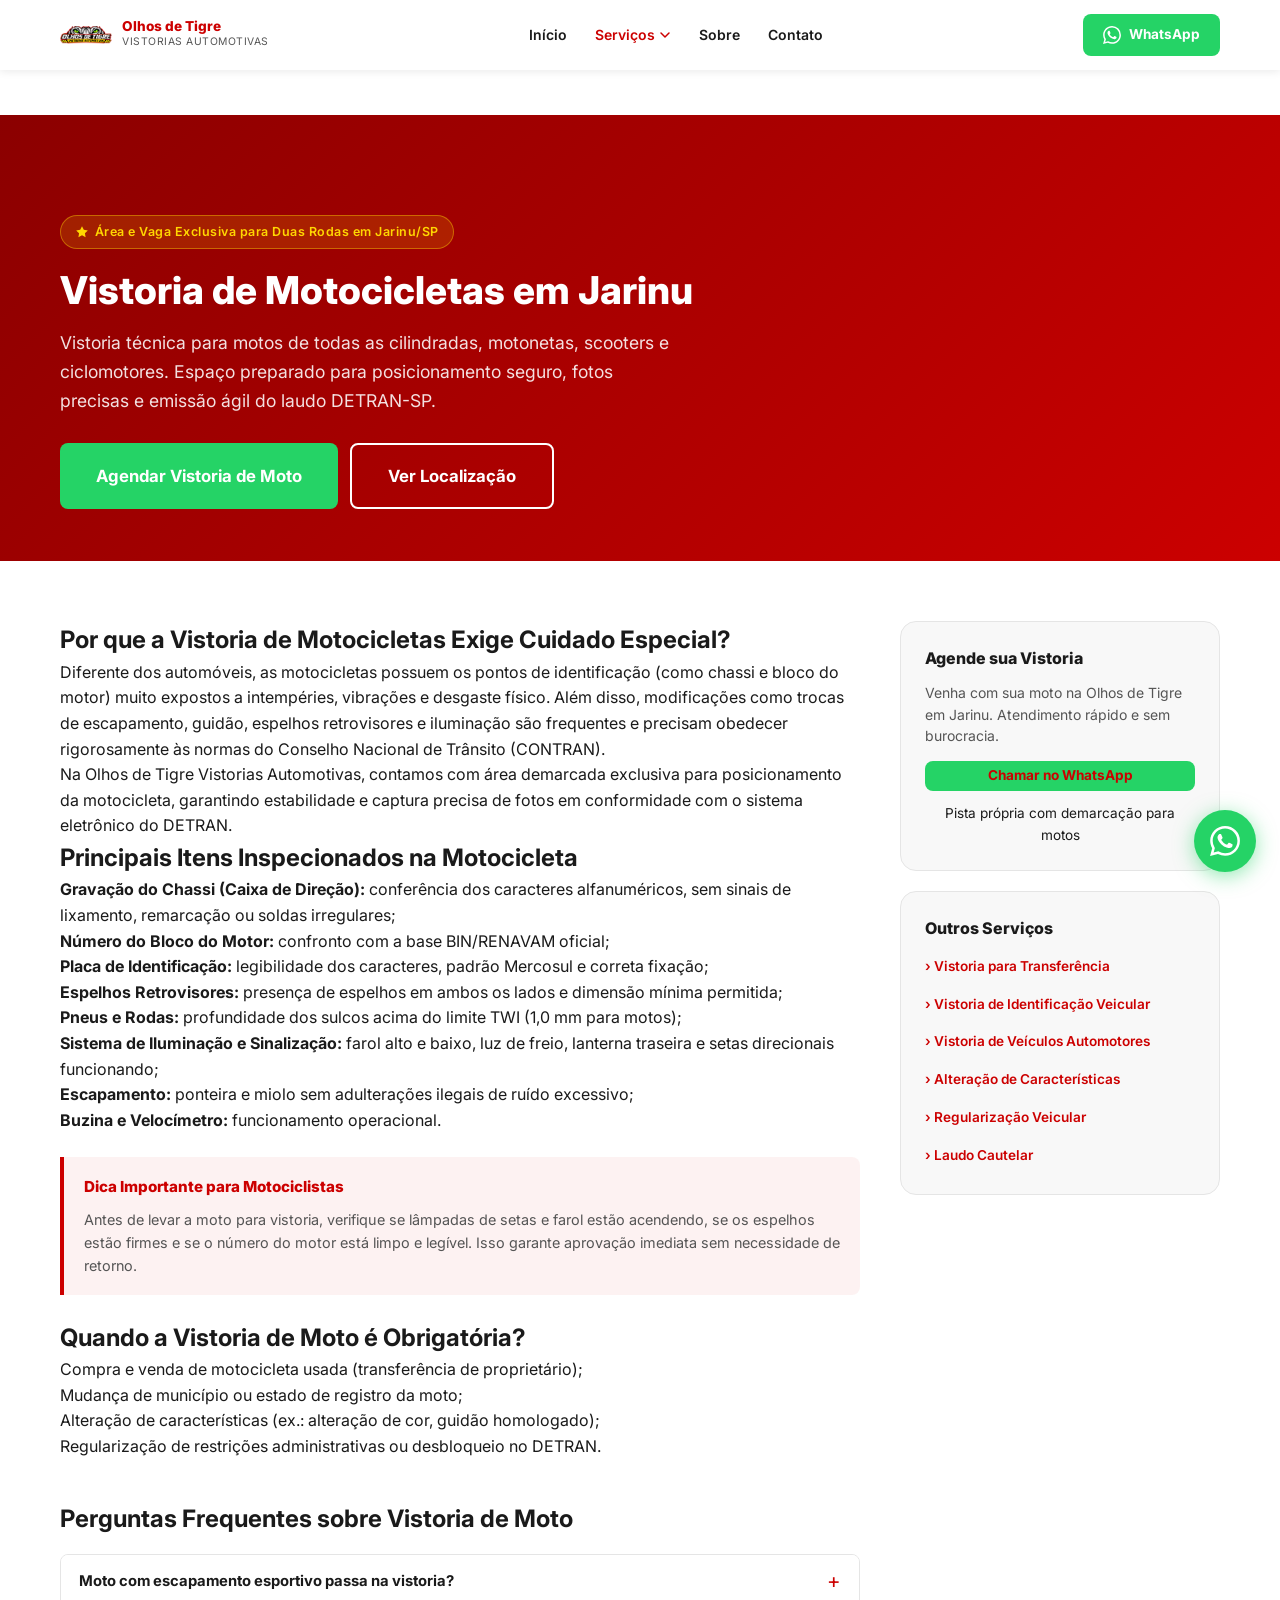
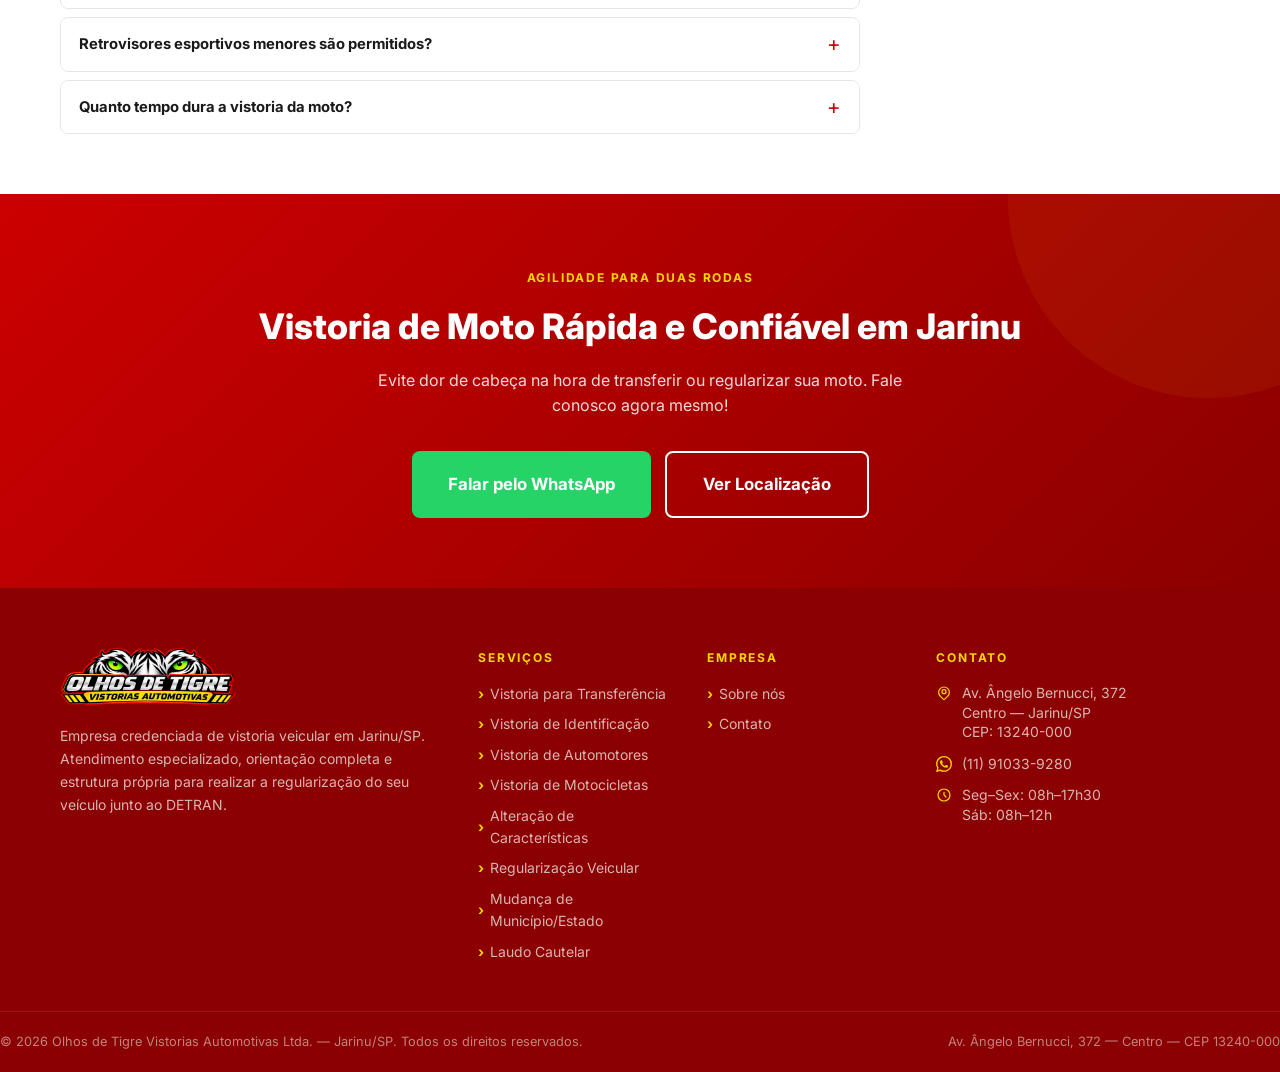
<file: vistoria-motocicletas.html>
﻿<!DOCTYPE html>
<html lang="pt-BR">
<head>
  <meta charset="UTF-8">
  <meta name="viewport" content="width=device-width, initial-scale=1.0">
  <title>Vistoria de Motocicletas em Jarinu | Olhos de Tigre Vistorias</title>
  <meta name="description" content="Vistoria veicular para motos, motonetas e triciclos em Jarinu/SP. Pista com vaga dedicada para duas rodas. Atendimento ágil e credenciado pelo DETRAN-SP.">
  <meta name="robots" content="index, follow">
  <link rel="canonical" href="https://olhosdetigrevistorias.com.br/vistoria-motocicletas.html">

  <!-- Open Graph -->
  <meta property="og:type" content="website">
  <meta property="og:title" content="Vistoria de Motocicletas em Jarinu | Olhos de Tigre Vistorias">
  <meta property="og:description" content="Vistoria de motos e ciclomotores em Jarinu/SP. Laudo oficial para transferência, regularização e emissão de documento.">
  <meta property="og:url" content="https://olhosdetigrevistorias.com.br/vistoria-motocicletas.html">
  <meta property="og:image" content="https://olhosdetigrevistorias.com.br/assets/logo-esportivo-olhos-de-tigre-vistorias-automotivas.png">
  <meta property="og:locale" content="pt_BR">
  <meta property="og:site_name" content="Olhos de Tigre Vistorias Automotivas">

  <link rel="icon" type="image/png" href="assets/logo-esportivo-olhos-de-tigre-vistorias-automotivas.png">
  <link rel="preconnect" href="https://fonts.googleapis.com">
  <link rel="preconnect" href="https://fonts.gstatic.com" crossorigin>
  <link href="https://fonts.googleapis.com/css2?family=Inter:wght@400;500;600;700;800&display=swap" rel="stylesheet">
  <link rel="manifest" href="manifest.json">
  <meta name="theme-color" content="#CC0000">
  <link rel="stylesheet" href="css/style.css">

  <script type="application/ld+json">
  {
    "@context": "https://schema.org",
    "@graph": [
      {
        "@type": "Service",
        "name": "Vistoria de Motocicletas",
        "description": "Vistoria técnica veicular e identificação de motocicletas, motonetas e ciclomotores em Jarinu/SP para transferência e regularização perante o DETRAN-SP.",
        "provider": {
          "@type": "LocalBusiness",
          "name": "Olhos de Tigre Vistorias Automotivas",
          "telephone": "+55-11-91033-9280",
          "address": {
            "@type": "PostalAddress",
            "streetAddress": "Avenida Ângelo Bernucci, 372",
            "addressLocality": "Jarinu",
            "addressRegion": "SP",
            "postalCode": "13240-000",
            "addressCountry": "BR"
          },
          "url": "https://olhosdetigrevistorias.com.br"
        },
        "areaServed": ["Jarinu", "Atibaia", "Bragança Paulista", "Campo Limpo Paulista", "Jundiaí"],
        "url": "https://olhosdetigrevistorias.com.br/vistoria-motocicletas.html"
      },
      {
        "@type": "BreadcrumbList",
        "itemListElement": [
          {"@type": "ListItem", "position": 1, "name": "Início", "item": "https://olhosdetigrevistorias.com.br/"},
          {"@type": "ListItem", "position": 2, "name": "Serviços", "item": "https://olhosdetigrevistorias.com.br/#servicos"},
          {"@type": "ListItem", "position": 3, "name": "Vistoria de Motocicletas", "item": "https://olhosdetigrevistorias.com.br/vistoria-motocicletas.html"}
        ]
      }
    ]
  }
  </script>
</head>
<body>

  <!-- HEADER -->
  <header class="header" role="banner">
    <div class="container">
      <div class="header__inner">
        <a href="index.html" class="header__logo" aria-label="Olhos de Tigre Vistorias - Página inicial">
          <img src="assets/logo-esportivo-olhos-de-tigre-vistorias-automotivas.png" alt="Logo Olhos de Tigre Vistorias Automotivas" width="52" height="52" loading="eager">
          <div class="header__logo-text">
            <strong>Olhos de Tigre</strong>
            <span>Vistorias Automotivas</span>
          </div>
        </a>
        <nav class="nav" role="navigation" aria-label="Menu principal">
          <div class="nav__item"><a href="index.html" class="nav__link">Início</a></div>
          <div class="nav__item nav__dropdown">
            <button class="nav__link nav__dropdown-toggle active" aria-haspopup="true" aria-expanded="false">
              Serviços <svg width="12" height="12" viewBox="0 0 12 12" fill="none" aria-hidden="true"><path d="M2 4l4 4 4-4" stroke="currentColor" stroke-width="1.5" stroke-linecap="round" stroke-linejoin="round"/></svg>
            </button>
            <div class="nav__dropdown-menu" role="menu">
              <a href="vistoria-veicular-transferencia.html" role="menuitem">Vistoria para Transferência</a>
              <a href="vistoria-identificacao-veicular.html" role="menuitem">Vistoria de Identificação Veicular</a>
              <a href="vistoria-veiculos-automotores.html" role="menuitem">Vistoria de Veículos Automotores</a>
              <a href="vistoria-motocicletas.html" role="menuitem">Vistoria de Motocicletas</a>
              <a href="vistoria-alteracao-caracteristicas.html" role="menuitem">Vistoria para Alteração de Características</a>
              <a href="vistoria-regularizacao-veicular.html" role="menuitem">Vistoria para Regularização Veicular</a>
              <a href="vistoria-mudanca-municipio-estado.html" role="menuitem">Vistoria — Mudança de Município/Estado</a>
              <a href="laudo-cautelar.html" role="menuitem">Laudo Cautelar</a>
            </div>
          </div>
          <div class="nav__item"><a href="sobre.html" class="nav__link">Sobre</a></div>
          <div class="nav__item"><a href="contato.html" class="nav__link">Contato</a></div>
        </nav>
        <div class="header__cta">
          <a href="https://wa.me/5511910339280?text=Ol%C3%A1%21+Gostaria+de+agendar+uma+vistoria+de+moto." class="btn btn--wa" target="_blank" rel="noopener noreferrer">
            <svg width="18" height="18" viewBox="0 0 24 24" fill="currentColor" aria-hidden="true"><path d="M17.472 14.382c-.297-.149-1.758-.867-2.03-.967-.273-.099-.471-.148-.67.15-.197.297-.767.966-.94 1.164-.173.199-.347.223-.644.075-.297-.15-1.255-.463-2.39-1.475-.883-.788-1.48-1.761-1.653-2.059-.173-.297-.018-.458.13-.606.134-.133.298-.347.446-.52.149-.174.198-.298.298-.497.099-.198.05-.371-.025-.52-.075-.149-.669-1.612-.916-2.207-.242-.579-.487-.5-.669-.51-.173-.008-.371-.01-.57-.01-.198 0-.52.074-.792.372-.272.297-1.04 1.016-1.04 2.479 0 1.462 1.065 2.875 1.213 3.074.149.198 2.096 3.2 5.077 4.487.709.306 1.262.489 1.694.625.712.227 1.36.195 1.871.118.571-.085 1.758-.719 2.006-1.413.248-.694.248-1.289.173-1.413-.074-.124-.272-.198-.57-.347m-5.421 7.403h-.004a9.87 9.87 0 01-5.031-1.378l-.361-.214-3.741.982.998-3.648-.235-.374a9.86 9.86 0 01-1.51-5.26c.001-5.45 4.436-9.884 9.888-9.884 2.64 0 5.122 1.03 6.988 2.898a9.825 9.825 0 012.893 6.994c-.003 5.45-4.437 9.884-9.885 9.884m8.413-18.297A11.815 11.815 0 0012.05 0C5.495 0 .16 5.335.157 11.892c0 2.096.547 4.142 1.588 5.945L.057 24l6.305-1.654a11.882 11.882 0 005.683 1.448h.005c6.554 0 11.89-5.335 11.893-11.893a11.821 11.821 0 00-3.48-8.413z"/></svg>
            WhatsApp
          </a>
        </div>
        <button class="nav-toggle" aria-label="Abrir menu de navegação" aria-expanded="false">
          <span></span><span></span><span></span>
        </button>
      </div>
    </div>
  </header>

  <!-- BREADCRUMB -->
  <div class="breadcrumb" aria-label="Caminho de navegação">
    <div class="container">
      <div class="breadcrumb__list">
        <a href="index.html" class="breadcrumb__item">Início</a>
        <span class="breadcrumb__sep">›</span>
        <a href="index.html#servicos" class="breadcrumb__item">Serviços</a>
        <span class="breadcrumb__sep">›</span>
        <span class="breadcrumb__current">Vistoria de Motocicletas</span>
      </div>
    </div>
  </div>

  <main id="conteudo-principal">
    <!-- HERO DA PÁGINA -->
    <section class="page-hero">
      <div class="container">
        <div class="page-hero__badge">
          <svg width="14" height="14" viewBox="0 0 24 24" fill="currentColor" aria-hidden="true"><path d="M12 2l3.09 6.26L22 9.27l-5 4.87 1.18 6.88L12 17.77l-6.18 3.25L7 14.14 2 9.27l6.91-1.01L12 2z"/></svg>
          Área e Vaga Exclusiva para Duas Rodas em Jarinu/SP
        </div>
        <h1 class="page-hero__title">Vistoria de Motocicletas em Jarinu</h1>
        <p class="page-hero__desc">Vistoria técnica para motos de todas as cilindradas, motonetas, scooters e ciclomotores. Espaço preparado para posicionamento seguro, fotos precisas e emissão ágil do laudo DETRAN-SP.</p>
        <div class="page-hero__cta">
          <a href="https://wa.me/5511910339280?text=Ol%C3%A1%21+Gostaria+de+agendar+a+vistoria+da+minha+moto+em+Jarinu." class="btn btn--wa btn--lg" target="_blank" rel="noopener noreferrer">
            Agendar Vistoria de Moto
          </a>
          <a href="contato.html" class="btn btn--outline btn--lg">Ver Localização</a>
        </div>
      </div>
    </section>

    <!-- CONTEÚDO PRINCIPAL DO SERVIÇO -->
    <section class="service-content">
      <div class="container">
        <div class="service-content__grid">
          <div class="service-content__main">
            <h2>Por que a Vistoria de Motocicletas Exige Cuidado Especial?</h2>
            <p>Diferente dos automóveis, as motocicletas possuem os pontos de identificação (como chassi e bloco do motor) muito expostos a intempéries, vibrações e desgaste físico. Além disso, modificações como trocas de escapamento, guidão, espelhos retrovisores e iluminação são frequentes e precisam obedecer rigorosamente às normas do Conselho Nacional de Trânsito (CONTRAN).</p>
            <p>Na Olhos de Tigre Vistorias Automotivas, contamos com área demarcada exclusiva para posicionamento da motocicleta, garantindo estabilidade e captura precisa de fotos em conformidade com o sistema eletrônico do DETRAN.</p>

            <h2>Principais Itens Inspecionados na Motocicleta</h2>
            <ul>
              <li><strong>Gravação do Chassi (Caixa de Direção):</strong> conferência dos caracteres alfanuméricos, sem sinais de lixamento, remarcação ou soldas irregulares;</li>
              <li><strong>Número do Bloco do Motor:</strong> confronto com a base BIN/RENAVAM oficial;</li>
              <li><strong>Placa de Identificação:</strong> legibilidade dos caracteres, padrão Mercosul e correta fixação;</li>
              <li><strong>Espelhos Retrovisores:</strong> presença de espelhos em ambos os lados e dimensão mínima permitida;</li>
              <li><strong>Pneus e Rodas:</strong> profundidade dos sulcos acima do limite TWI (1,0 mm para motos);</li>
              <li><strong>Sistema de Iluminação e Sinalização:</strong> farol alto e baixo, luz de freio, lanterna traseira e setas direcionais funcionando;</li>
              <li><strong>Escapamento:</strong> ponteira e miolo sem adulterações ilegais de ruído excessivo;</li>
              <li><strong>Buzina e Velocímetro:</strong> funcionamento operacional.</li>
            </ul>

            <div class="service-box">
              <div class="service-box__title">Dica Importante para Motociclistas</div>
              <p>Antes de levar a moto para vistoria, verifique se lâmpadas de setas e farol estão acendendo, se os espelhos estão firmes e se o número do motor está limpo e legível. Isso garante aprovação imediata sem necessidade de retorno.</p>
            </div>

            <h2>Quando a Vistoria de Moto é Obrigatória?</h2>
            <ul>
              <li>Compra e venda de motocicleta usada (transferência de proprietário);</li>
              <li>Mudança de município ou estado de registro da moto;</li>
              <li>Alteração de características (ex.: alteração de cor, guidão homologado);</li>
              <li>Regularização de restrições administrativas ou desbloqueio no DETRAN.</li>
            </ul>

            <!-- FAQ -->
            <div class="faq-section" style="margin-top: 40px;">
              <h2>Perguntas Frequentes sobre Vistoria de Moto</h2>
              <div class="accordion">
                <div class="accordion__item">
                  <button class="accordion__header" aria-expanded="false">
                    <span>Moto com escapamento esportivo passa na vistoria?</span>
                    <span class="accordion__icon">+</span>
                  </button>
                  <div class="accordion__body">
                    <div class="accordion__content">
                      <p>O escapamento precisa contar com abafador/miolo funcional e respeitar os limites de emissão sonora previstos pelo CONAMA e CONTRAN. Escapamentos diretos sem miolo ou excessivamente ruidosos causam reprovação imediata.</p>
                    </div>
                  </div>
                </div>
                <div class="accordion__item">
                  <button class="accordion__header" aria-expanded="false">
                    <span>Retrovisores esportivos menores são permitidos?</span>
                    <span class="accordion__icon">+</span>
                  </button>
                  <div class="accordion__body">
                    <div class="accordion__content">
                      <p>A legislação exige área espelhada mínima para visibilidade segura. Retrovisores extremamente reduzidos ou retráteis que impeçam a visão traseira não atendem à resolução do CONTRAN.</p>
                    </div>
                  </div>
                </div>
                <div class="accordion__item">
                  <button class="accordion__header" aria-expanded="false">
                    <span>Quanto tempo dura a vistoria da moto?</span>
                    <span class="accordion__icon">+</span>
                  </button>
                  <div class="accordion__body">
                    <div class="accordion__content">
                      <p>O processo é muito rápido: entre 10 e 20 minutos para realização das fotos, checagem dos números e transmissão do laudo ao sistema DETRAN.</p>
                    </div>
                  </div>
                </div>
              </div>
            </div>
          </div>

          <!-- SIDEBAR -->
          <aside class="service-sidebar">
            <div class="service-sidebar__card">
              <h3>Agende sua Vistoria</h3>
              <p>Venha com sua moto na Olhos de Tigre em Jarinu. Atendimento rápido e sem burocracia.</p>
              <a href="https://wa.me/5511910339280?text=Ol%C3%A1%21+Quero+agendar+a+vistoria+da+minha+moto." class="btn btn--wa" style="width: 100%; margin-bottom: 12px;" target="_blank" rel="noopener noreferrer">
                Chamar no WhatsApp
              </a>
              <div style="font-size: 0.85rem; color: var(--cor-cinza-600); text-align: center;">
                Pista própria com demarcação para motos
              </div>
            </div>

            <div class="service-sidebar__card">
              <h3>Outros Serviços</h3>
              <ul style="list-style: none; padding: 0; margin: 0; display: flex; flexDirection: column; gap: 8px;">
                <li><a href="vistoria-veicular-transferencia.html" style="color: var(--cor-primaria); font-weight: 600; text-decoration: none;">› Vistoria para Transferência</a></li>
                <li><a href="vistoria-identificacao-veicular.html" style="color: var(--cor-primaria); font-weight: 600; text-decoration: none;">› Vistoria de Identificação Veicular</a></li>
                <li><a href="vistoria-veiculos-automotores.html" style="color: var(--cor-primaria); font-weight: 600; text-decoration: none;">› Vistoria de Veículos Automotores</a></li>
                <li><a href="vistoria-alteracao-caracteristicas.html" style="color: var(--cor-primaria); font-weight: 600; text-decoration: none;">› Alteração de Características</a></li>
                <li><a href="vistoria-regularizacao-veicular.html" style="color: var(--cor-primaria); font-weight: 600; text-decoration: none;">› Regularização Veicular</a></li>
                <li><a href="laudo-cautelar.html" style="color: var(--cor-primaria); font-weight: 600; text-decoration: none;">› Laudo Cautelar</a></li>
              </ul>
            </div>
          </aside>
        </div>
      </div>
    </section>

    <!-- CTA FINAL -->
    <section class="cta-section">
      <div class="container">
        <span class="section-label" style="color: var(--cor-secundaria);">Agilidade para Duas Rodas</span>
        <h2 class="cta-section__title">Vistoria de Moto Rápida e Confiável em Jarinu</h2>
        <p class="cta-section__subtitle">Evite dor de cabeça na hora de transferir ou regularizar sua moto. Fale conosco agora mesmo!</p>
        <div class="cta-section__buttons">
          <a href="https://wa.me/5511910339280?text=Ol%C3%A1%21+Gostaria+de+levar+minha+moto+para+vistoria+em+Jarinu." class="btn btn--wa btn--lg" target="_blank" rel="noopener noreferrer">
            Falar pelo WhatsApp
          </a>
          <a href="contato.html" class="btn btn--outline btn--lg">Ver Localização</a>
        </div>
      </div>
    </section>
  </main>

  <!-- FOOTER -->
  <footer class="footer" role="contentinfo">
    <div class="container">
      <div class="footer__grid">
        <div>
          <div class="footer__logo">
            <img src="assets/logo-esportivo-olhos-de-tigre-vistorias-automotivas.png" alt="Olhos de Tigre Vistorias Automotivas" width="60" height="60" loading="lazy">
          </div>
          <p class="footer__about">Empresa credenciada de vistoria veicular em Jarinu/SP. Atendimento especializado, orientação completa e estrutura própria para realizar a regularização do seu veículo junto ao DETRAN.</p>
        </div>
        <div>
          <h3 class="footer__title">Serviços</h3>
          <div class="footer__links">
            <a href="vistoria-veicular-transferencia.html" class="footer__link">Vistoria para Transferência</a>
            <a href="vistoria-identificacao-veicular.html" class="footer__link">Vistoria de Identificação</a>
            <a href="vistoria-veiculos-automotores.html" class="footer__link">Vistoria de Automotores</a>
            <a href="vistoria-motocicletas.html" class="footer__link">Vistoria de Motocicletas</a>
            <a href="vistoria-alteracao-caracteristicas.html" class="footer__link">Alteração de Características</a>
            <a href="vistoria-regularizacao-veicular.html" class="footer__link">Regularização Veicular</a>
            <a href="vistoria-mudanca-municipio-estado.html" class="footer__link">Mudança de Município/Estado</a>
            <a href="laudo-cautelar.html" class="footer__link">Laudo Cautelar</a>
          </div>
        </div>
        <div>
          <h3 class="footer__title">Empresa</h3>
          <div class="footer__links">
            <a href="sobre.html" class="footer__link">Sobre nós</a>
            <a href="contato.html" class="footer__link">Contato</a>
          </div>
        </div>
        <div>
          <h3 class="footer__title">Contato</h3>
          <div class="footer__contact">
            <div class="footer__contact-item">
              <svg width="16" height="16" fill="none" viewBox="0 0 24 24" stroke="currentColor" stroke-width="1.8" aria-hidden="true"><path stroke-linecap="round" stroke-linejoin="round" d="M17.657 16.657L13.414 20.9a1.998 1.998 0 01-2.827 0l-4.244-4.243a8 8 0 1111.314 0z"/><circle cx="12" cy="10" r="3"/></svg>
              <span>Av. Ângelo Bernucci, 372<br>Centro — Jarinu/SP<br>CEP: 13240-000</span>
            </div>
            <div class="footer__contact-item">
              <svg width="16" height="16" viewBox="0 0 24 24" fill="currentColor" aria-hidden="true"><path d="M17.472 14.382c-.297-.149-1.758-.867-2.03-.967-.273-.099-.471-.148-.67.15-.197.297-.767.966-.94 1.164-.173.199-.347.223-.644.075-.297-.15-1.255-.463-2.39-1.475-.883-.788-1.48-1.761-1.653-2.059-.173-.297-.018-.458.13-.606.134-.133.298-.347.446-.52.149-.174.198-.298.298-.497.099-.198.05-.371-.025-.52-.075-.149-.669-1.612-.916-2.207-.242-.579-.487-.5-.669-.51-.173-.008-.371-.01-.57-.01-.198 0-.52.074-.792.372-.272.297-1.04 1.016-1.04 2.479 0 1.462 1.065 2.875 1.213 3.074.149.198 2.096 3.2 5.077 4.487.709.306 1.262.489 1.694.625.712.227 1.36.195 1.871.118.571-.085 1.758-.719 2.006-1.413.248-.694.248-1.289.173-1.413-.074-.124-.272-.198-.57-.347m-5.421 7.403h-.004a9.87 9.87 0 01-5.031-1.378l-.361-.214-3.741.982.998-3.648-.235-.374a9.86 9.86 0 01-1.51-5.26c.001-5.45 4.436-9.884 9.888-9.884 2.64 0 5.122 1.03 6.988 2.898a9.825 9.825 0 012.893 6.994c-.003 5.45-4.437 9.884-9.885 9.884m8.413-18.297A11.815 11.815 0 0012.05 0C5.495 0 .16 5.335.157 11.892c0 2.096.547 4.142 1.588 5.945L.057 24l6.305-1.654a11.882 11.882 0 005.683 1.448h.005c6.554 0 11.89-5.335 11.893-11.893a11.821 11.821 0 00-3.48-8.413z"/></svg>
              <a href="https://wa.me/5511910339280" target="_blank" rel="noopener noreferrer" style="color: rgba(255,255,255,0.7);">(11) 91033-9280</a>
            </div>
            <div class="footer__contact-item">
              <svg width="16" height="16" fill="none" viewBox="0 0 24 24" stroke="currentColor" stroke-width="1.8" aria-hidden="true"><path stroke-linecap="round" stroke-linejoin="round" d="M12 8v4l3 3m6-3a9 9 0 11-18 0 9 9 0 0118 0z"/></svg>
              <span>Seg–Sex: 08h–17h30<br>Sáb: 08h–12h</span>
            </div>
          </div>
        </div>
      </div>
    </div>
    <div class="footer__bottom">
      <span>© <span id="ano"></span> Olhos de Tigre Vistorias Automotivas Ltda. — Jarinu/SP. Todos os direitos reservados.</span>
      <span>Av. Ângelo Bernucci, 372 — Centro — CEP 13240-000</span>
    </div>
  </footer>

  <!-- WHATSAPP FLUTUANTE -->
  <a href="https://wa.me/5511910339280?text=Ol%C3%A1%21+Gostaria+de+informa%C3%A7%C3%B5es+sobre+vistoria+de+moto."
     class="whatsapp-float" target="_blank" rel="noopener noreferrer" aria-label="Falar pelo WhatsApp">
    <span class="whatsapp-float__tooltip">Fale pelo WhatsApp</span>
    <svg width="30" height="30" viewBox="0 0 24 24" fill="currentColor" aria-hidden="true"><path d="M17.472 14.382c-.297-.149-1.758-.867-2.03-.967-.273-.099-.471-.148-.67.15-.197.297-.767.966-.94 1.164-.173.199-.347.223-.644.075-.297-.15-1.255-.463-2.39-1.475-.883-.788-1.48-1.761-1.653-2.059-.173-.297-.018-.458.13-.606.134-.133.298-.347.446-.52.149-.174.198-.298.298-.497.099-.198.05-.371-.025-.52-.075-.149-.669-1.612-.916-2.207-.242-.579-.487-.5-.669-.51-.173-.008-.371-.01-.57-.01-.198 0-.52.074-.792.372-.272.297-1.04 1.016-1.04 2.479 0 1.462 1.065 2.875 1.213 3.074.149.198 2.096 3.2 5.077 4.487.709.306 1.262.489 1.694.625.712.227 1.36.195 1.871.118.571-.085 1.758-.719 2.006-1.413.248-.694.248-1.289.173-1.413-.074-.124-.272-.198-.57-.347m-5.421 7.403h-.004a9.87 9.87 0 01-5.031-1.378l-.361-.214-3.741.982.998-3.648-.235-.374a9.86 9.86 0 01-1.51-5.26c.001-5.45 4.436-9.884 9.888-9.884 2.64 0 5.122 1.03 6.988 2.898a9.825 9.825 0 012.893 6.994c-.003 5.45-4.437 9.884-9.885 9.884m8.413-18.297A11.815 11.815 0 0012.05 0C5.495 0 .16 5.335.157 11.892c0 2.096.547 4.142 1.588 5.945L.057 24l6.305-1.654a11.882 11.882 0 005.683 1.448h.005c6.554 0 11.89-5.335 11.893-11.893a11.821 11.821 0 00-3.48-8.413z"/></svg>
  </a>

  <script src="js/main.js" defer></script>
</body>
</html>
</file>
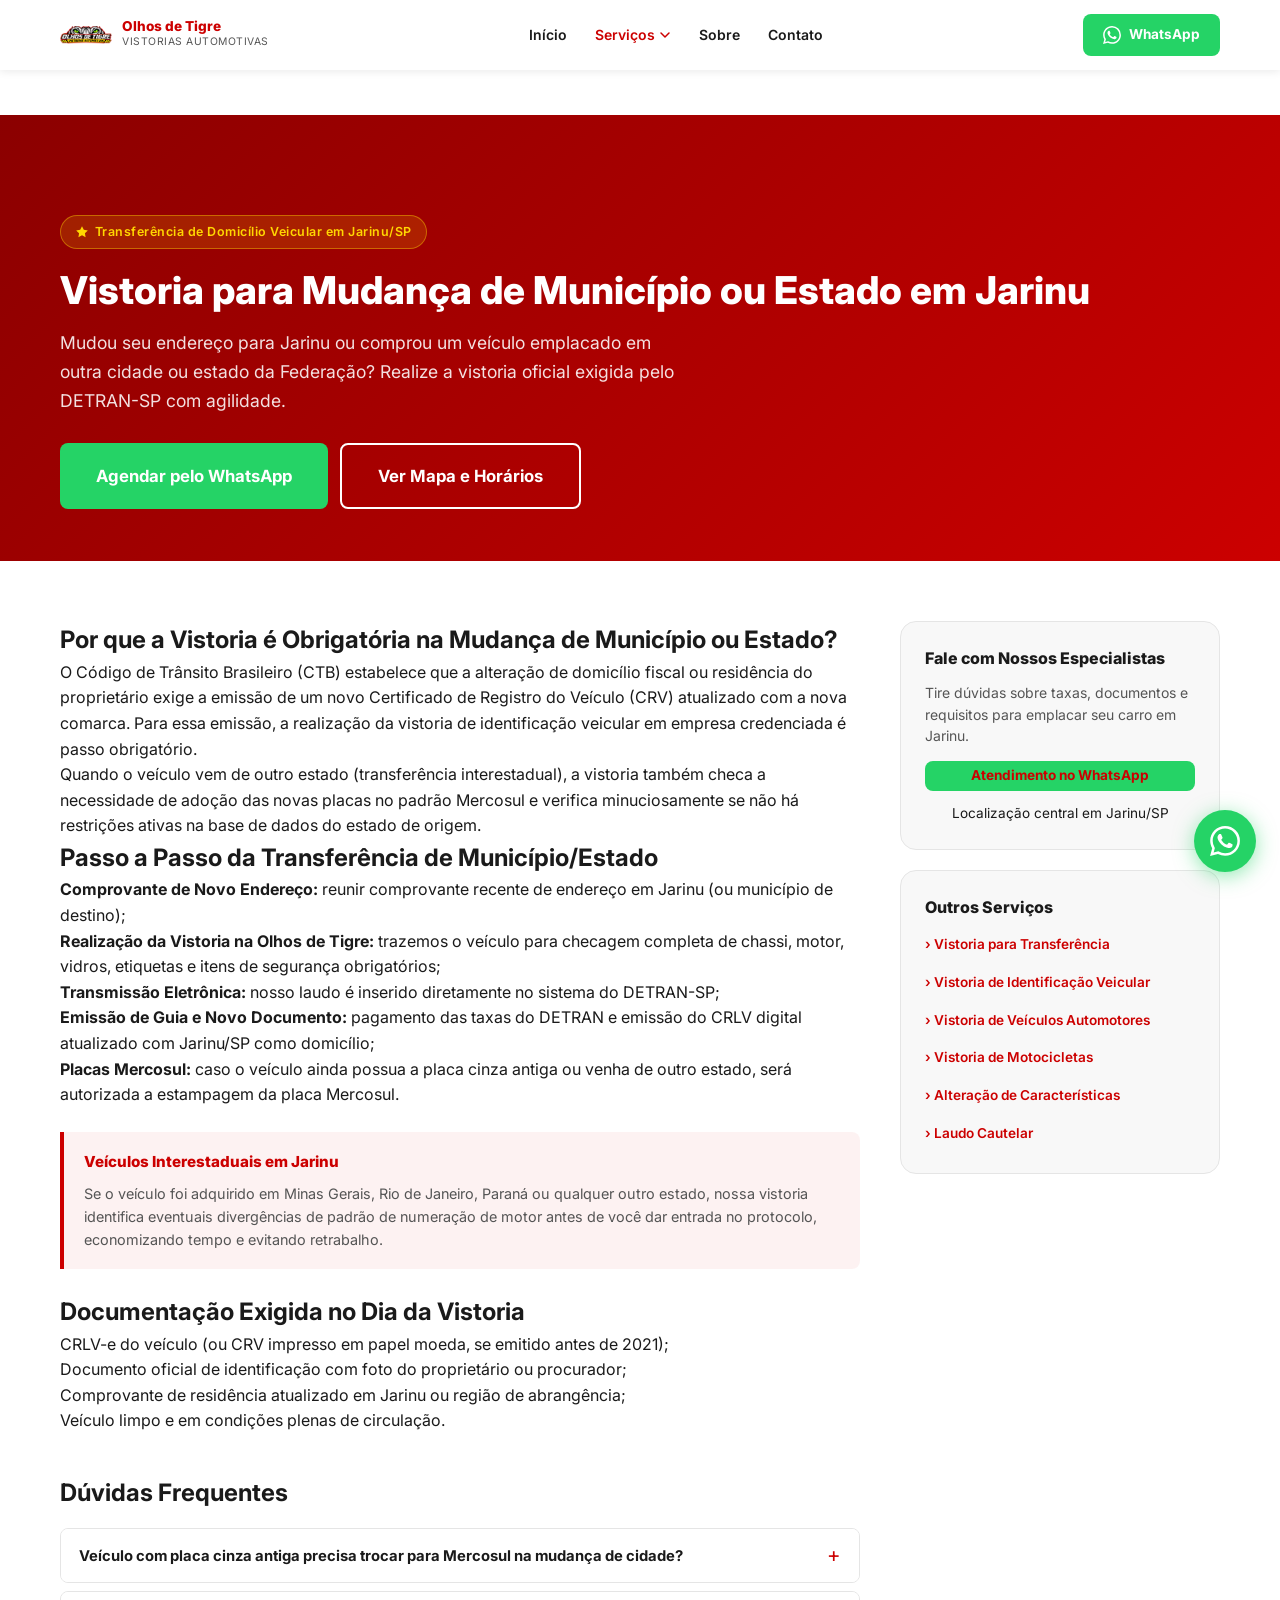
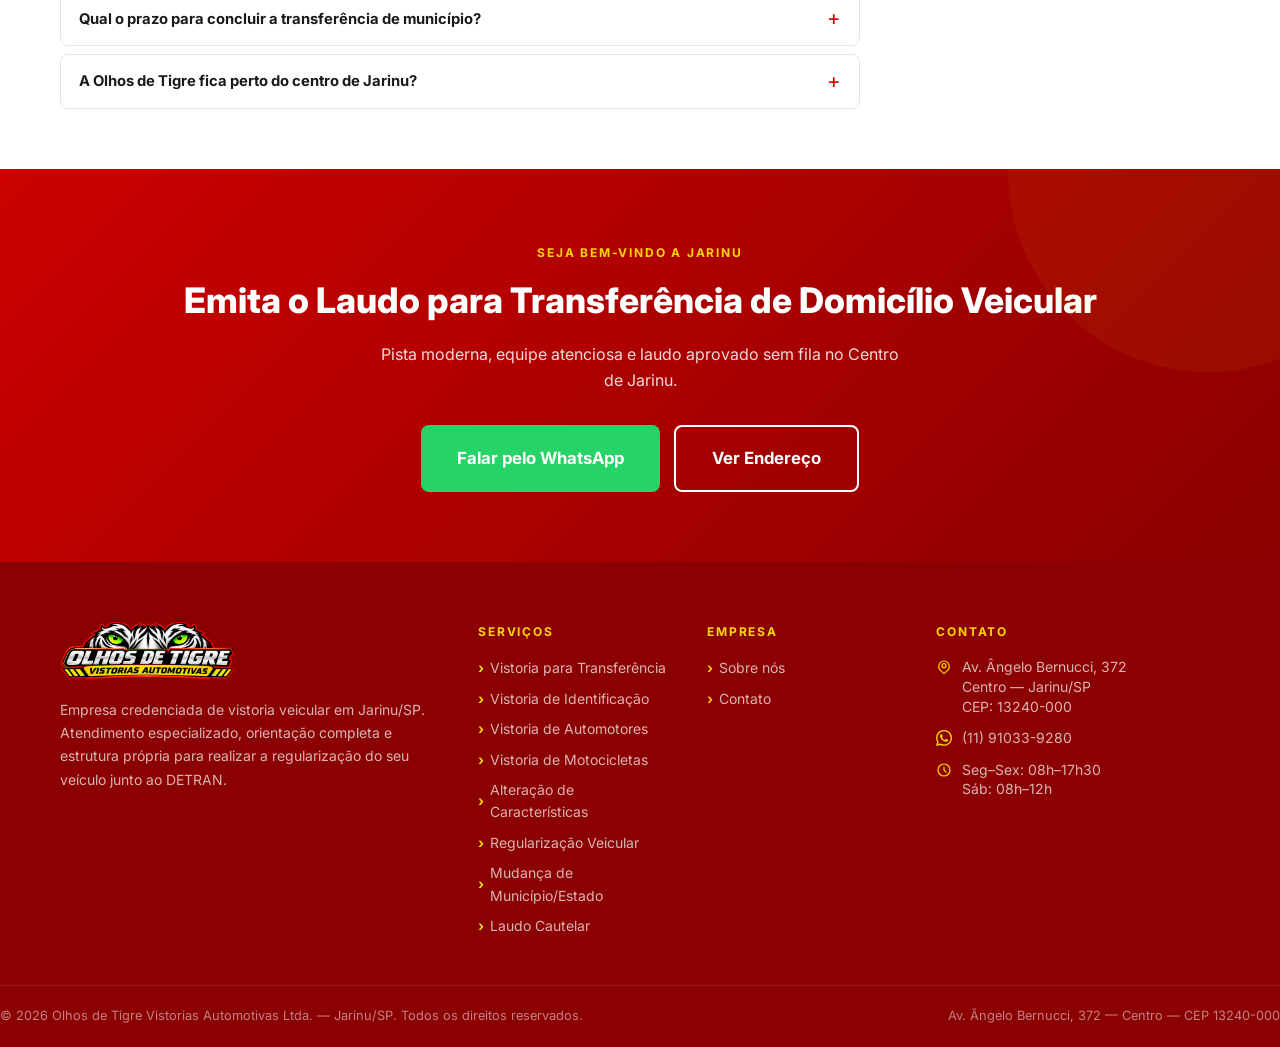
<file: vistoria-mudanca-municipio-estado.html>
﻿<!DOCTYPE html>
<html lang="pt-BR">
<head>
  <meta charset="UTF-8">
  <meta name="viewport" content="width=device-width, initial-scale=1.0">
  <title>Vistoria para Mudança de Município ou Estado em Jarinu | Olhos de Tigre</title>
  <meta name="description" content="Mudou-se para Jarinu ou comprou veículo de outro município/estado? Faça a vistoria obrigatória de transferência de domicílio no DETRAN-SP com a Olhos de Tigre.">
  <meta name="robots" content="index, follow">
  <link rel="canonical" href="https://olhosdetigrevistorias.com.br/vistoria-mudanca-municipio-estado.html">

  <!-- Open Graph -->
  <meta property="og:type" content="website">
  <meta property="og:title" content="Vistoria para Mudança de Município ou Estado em Jarinu | Olhos de Tigre">
  <meta property="og:description" content="Transferência de município ou estado do veículo em Jarinu/SP. Laudo obrigatório credenciado pelo DETRAN.">
  <meta property="og:url" content="https://olhosdetigrevistorias.com.br/vistoria-mudanca-municipio-estado.html">
  <meta property="og:image" content="https://olhosdetigrevistorias.com.br/assets/logo-esportivo-olhos-de-tigre-vistorias-automotivas.png">
  <meta property="og:locale" content="pt_BR">
  <meta property="og:site_name" content="Olhos de Tigre Vistorias Automotivas">

  <link rel="icon" type="image/png" href="assets/logo-esportivo-olhos-de-tigre-vistorias-automotivas.png">
  <link rel="preconnect" href="https://fonts.googleapis.com">
  <link rel="preconnect" href="https://fonts.gstatic.com" crossorigin>
  <link href="https://fonts.googleapis.com/css2?family=Inter:wght@400;500;600;700;800&display=swap" rel="stylesheet">
  <link rel="manifest" href="manifest.json">
  <meta name="theme-color" content="#CC0000">
  <link rel="stylesheet" href="css/style.css">

  <script type="application/ld+json">
  {
    "@context": "https://schema.org",
    "@graph": [
      {
        "@type": "Service",
        "name": "Vistoria para Mudança de Município ou Estado",
        "description": "Vistoria de identificação veicular obrigatória para transferência de jurisdição e domicílio perante o DETRAN-SP em Jarinu/SP.",
        "provider": {
          "@type": "LocalBusiness",
          "name": "Olhos de Tigre Vistorias Automotivas",
          "telephone": "+55-11-91033-9280",
          "address": {
            "@type": "PostalAddress",
            "streetAddress": "Avenida Ângelo Bernucci, 372",
            "addressLocality": "Jarinu",
            "addressRegion": "SP",
            "postalCode": "13240-000",
            "addressCountry": "BR"
          },
          "url": "https://olhosdetigrevistorias.com.br"
        },
        "areaServed": ["Jarinu", "Atibaia", "Bragança Paulista", "Campo Limpo Paulista", "Jundiaí"],
        "url": "https://olhosdetigrevistorias.com.br/vistoria-mudanca-municipio-estado.html"
      },
      {
        "@type": "BreadcrumbList",
        "itemListElement": [
          {"@type": "ListItem", "position": 1, "name": "Início", "item": "https://olhosdetigrevistorias.com.br/"},
          {"@type": "ListItem", "position": 2, "name": "Serviços", "item": "https://olhosdetigrevistorias.com.br/#servicos"},
          {"@type": "ListItem", "position": 3, "name": "Mudança de Município/Estado", "item": "https://olhosdetigrevistorias.com.br/vistoria-mudanca-municipio-estado.html"}
        ]
      }
    ]
  }
  </script>
</head>
<body>

  <!-- HEADER -->
  <header class="header" role="banner">
    <div class="container">
      <div class="header__inner">
        <a href="index.html" class="header__logo" aria-label="Olhos de Tigre Vistorias - Página inicial">
          <img src="assets/logo-esportivo-olhos-de-tigre-vistorias-automotivas.png" alt="Logo Olhos de Tigre Vistorias Automotivas" width="52" height="52" loading="eager">
          <div class="header__logo-text">
            <strong>Olhos de Tigre</strong>
            <span>Vistorias Automotivas</span>
          </div>
        </a>
        <nav class="nav" role="navigation" aria-label="Menu principal">
          <div class="nav__item"><a href="index.html" class="nav__link">Início</a></div>
          <div class="nav__item nav__dropdown">
            <button class="nav__link nav__dropdown-toggle active" aria-haspopup="true" aria-expanded="false">
              Serviços <svg width="12" height="12" viewBox="0 0 12 12" fill="none" aria-hidden="true"><path d="M2 4l4 4 4-4" stroke="currentColor" stroke-width="1.5" stroke-linecap="round" stroke-linejoin="round"/></svg>
            </button>
            <div class="nav__dropdown-menu" role="menu">
              <a href="vistoria-veicular-transferencia.html" role="menuitem">Vistoria para Transferência</a>
              <a href="vistoria-identificacao-veicular.html" role="menuitem">Vistoria de Identificação Veicular</a>
              <a href="vistoria-veiculos-automotores.html" role="menuitem">Vistoria de Veículos Automotores</a>
              <a href="vistoria-motocicletas.html" role="menuitem">Vistoria de Motocicletas</a>
              <a href="vistoria-alteracao-caracteristicas.html" role="menuitem">Vistoria para Alteração de Características</a>
              <a href="vistoria-regularizacao-veicular.html" role="menuitem">Vistoria para Regularização Veicular</a>
              <a href="vistoria-mudanca-municipio-estado.html" role="menuitem">Vistoria — Mudança de Município/Estado</a>
              <a href="laudo-cautelar.html" role="menuitem">Laudo Cautelar</a>
            </div>
          </div>
          <div class="nav__item"><a href="sobre.html" class="nav__link">Sobre</a></div>
          <div class="nav__item"><a href="contato.html" class="nav__link">Contato</a></div>
        </nav>
        <div class="header__cta">
          <a href="https://wa.me/5511910339280?text=Ol%C3%A1%21+Preciso+de+vistoria+para+mudan%C3%A7a+de+munic%C3%ADpio+ou+estado." class="btn btn--wa" target="_blank" rel="noopener noreferrer">
            <svg width="18" height="18" viewBox="0 0 24 24" fill="currentColor" aria-hidden="true"><path d="M17.472 14.382c-.297-.149-1.758-.867-2.03-.967-.273-.099-.471-.148-.67.15-.197.297-.767.966-.94 1.164-.173.199-.347.223-.644.075-.297-.15-1.255-.463-2.39-1.475-.883-.788-1.48-1.761-1.653-2.059-.173-.297-.018-.458.13-.606.134-.133.298-.347.446-.52.149-.174.198-.298.298-.497.099-.198.05-.371-.025-.52-.075-.149-.669-1.612-.916-2.207-.242-.579-.487-.5-.669-.51-.173-.008-.371-.01-.57-.01-.198 0-.52.074-.792.372-.272.297-1.04 1.016-1.04 2.479 0 1.462 1.065 2.875 1.213 3.074.149.198 2.096 3.2 5.077 4.487.709.306 1.262.489 1.694.625.712.227 1.36.195 1.871.118.571-.085 1.758-.719 2.006-1.413.248-.694.248-1.289.173-1.413-.074-.124-.272-.198-.57-.347m-5.421 7.403h-.004a9.87 9.87 0 01-5.031-1.378l-.361-.214-3.741.982.998-3.648-.235-.374a9.86 9.86 0 01-1.51-5.26c.001-5.45 4.436-9.884 9.888-9.884 2.64 0 5.122 1.03 6.988 2.898a9.825 9.825 0 012.893 6.994c-.003 5.45-4.437 9.884-9.885 9.884m8.413-18.297A11.815 11.815 0 0012.05 0C5.495 0 .16 5.335.157 11.892c0 2.096.547 4.142 1.588 5.945L.057 24l6.305-1.654a11.882 11.882 0 005.683 1.448h.005c6.554 0 11.89-5.335 11.893-11.893a11.821 11.821 0 00-3.48-8.413z"/></svg>
            WhatsApp
          </a>
        </div>
        <button class="nav-toggle" aria-label="Abrir menu de navegação" aria-expanded="false">
          <span></span><span></span><span></span>
        </button>
      </div>
    </div>
  </header>

  <!-- BREADCRUMB -->
  <div class="breadcrumb" aria-label="Caminho de navegação">
    <div class="container">
      <div class="breadcrumb__list">
        <a href="index.html" class="breadcrumb__item">Início</a>
        <span class="breadcrumb__sep">›</span>
        <a href="index.html#servicos" class="breadcrumb__item">Serviços</a>
        <span class="breadcrumb__sep">›</span>
        <span class="breadcrumb__current">Mudança de Município/Estado</span>
      </div>
    </div>
  </div>

  <main id="conteudo-principal">
    <!-- HERO DA PÁGINA -->
    <section class="page-hero">
      <div class="container">
        <div class="page-hero__badge">
          <svg width="14" height="14" viewBox="0 0 24 24" fill="currentColor" aria-hidden="true"><path d="M12 2l3.09 6.26L22 9.27l-5 4.87 1.18 6.88L12 17.77l-6.18 3.25L7 14.14 2 9.27l6.91-1.01L12 2z"/></svg>
          Transferência de Domicílio Veicular em Jarinu/SP
        </div>
        <h1 class="page-hero__title">Vistoria para Mudança de Município ou Estado em Jarinu</h1>
        <p class="page-hero__desc">Mudou seu endereço para Jarinu ou comprou um veículo emplacado em outra cidade ou estado da Federação? Realize a vistoria oficial exigida pelo DETRAN-SP com agilidade.</p>
        <div class="page-hero__cta">
          <a href="https://wa.me/5511910339280?text=Ol%C3%A1%21+Preciso+de+vistoria+para+transferir+ve%C3%ADculo+de+outra+cidade+para+Jarinu." class="btn btn--wa btn--lg" target="_blank" rel="noopener noreferrer">
            Agendar pelo WhatsApp
          </a>
          <a href="contato.html" class="btn btn--outline btn--lg">Ver Mapa e Horários</a>
        </div>
      </div>
    </section>

    <!-- CONTEÚDO PRINCIPAL DO SERVIÇO -->
    <section class="service-content">
      <div class="container">
        <div class="service-content__grid">
          <div class="service-content__main">
            <h2>Por que a Vistoria é Obrigatória na Mudança de Município ou Estado?</h2>
            <p>O Código de Trânsito Brasileiro (CTB) estabelece que a alteração de domicílio fiscal ou residência do proprietário exige a emissão de um novo Certificado de Registro do Veículo (CRV) atualizado com a nova comarca. Para essa emissão, a realização da vistoria de identificação veicular em empresa credenciada é passo obrigatório.</p>
            <p>Quando o veículo vem de outro estado (transferência interestadual), a vistoria também checa a necessidade de adoção das novas placas no padrão Mercosul e verifica minuciosamente se não há restrições ativas na base de dados do estado de origem.</p>

            <h2>Passo a Passo da Transferência de Município/Estado</h2>
            <ol>
              <li><strong>Comprovante de Novo Endereço:</strong> reunir comprovante recente de endereço em Jarinu (ou município de destino);</li>
              <li><strong>Realização da Vistoria na Olhos de Tigre:</strong> trazemos o veículo para checagem completa de chassi, motor, vidros, etiquetas e itens de segurança obrigatórios;</li>
              <li><strong>Transmissão Eletrônica:</strong> nosso laudo é inserido diretamente no sistema do DETRAN-SP;</li>
              <li><strong>Emissão de Guia e Novo Documento:</strong> pagamento das taxas do DETRAN e emissão do CRLV digital atualizado com Jarinu/SP como domicílio;</li>
              <li><strong>Placas Mercosul:</strong> caso o veículo ainda possua a placa cinza antiga ou venha de outro estado, será autorizada a estampagem da placa Mercosul.</li>
            </ol>

            <div class="service-box">
              <div class="service-box__title">Veículos Interestaduais em Jarinu</div>
              <p>Se o veículo foi adquirido em Minas Gerais, Rio de Janeiro, Paraná ou qualquer outro estado, nossa vistoria identifica eventuais divergências de padrão de numeração de motor antes de você dar entrada no protocolo, economizando tempo e evitando retrabalho.</p>
            </div>

            <h2>Documentação Exigida no Dia da Vistoria</h2>
            <ul>
              <li>CRLV-e do veículo (ou CRV impresso em papel moeda, se emitido antes de 2021);</li>
              <li>Documento oficial de identificação com foto do proprietário ou procurador;</li>
              <li>Comprovante de residência atualizado em Jarinu ou região de abrangência;</li>
              <li>Veículo limpo e em condições plenas de circulação.</li>
            </ul>

            <!-- FAQ -->
            <div class="faq-section" style="margin-top: 40px;">
              <h2>Dúvidas Frequentes</h2>
              <div class="accordion">
                <div class="accordion__item">
                  <button class="accordion__header" aria-expanded="false">
                    <span>Veículo com placa cinza antiga precisa trocar para Mercosul na mudança de cidade?</span>
                    <span class="accordion__icon">+</span>
                  </button>
                  <div class="accordion__body">
                    <div class="accordion__content">
                      <p>Sim. Conforme as normas nacionais da SENATRAN, qualquer processo de transferência de município ou de propriedade em veículo que ainda utilize a placa cinza antiga obriga a substituição para o padrão Mercosul.</p>
                    </div>
                  </div>
                </div>
                <div class="accordion__item">
                  <button class="accordion__header" aria-expanded="false">
                    <span>Qual o prazo para concluir a transferência de município?</span>
                    <span class="accordion__icon">+</span>
                  </button>
                  <div class="accordion__body">
                    <div class="accordion__content">
                      <p>O laudo de vistoria veicular tem validade oficial de 30 (trinta) a 60 (sessenta) dias conforme a regulamentação do DETRAN-SP. Recomendamos dar entrada no processo administrativo logo após a emissão do laudo.</p>
                    </div>
                  </div>
                </div>
                <div class="accordion__item">
                  <button class="accordion__header" aria-expanded="false">
                    <span>A Olhos de Tigre fica perto do centro de Jarinu?</span>
                    <span class="accordion__icon">+</span>
                  </button>
                  <div class="accordion__body">
                    <div class="accordion__content">
                      <p>Sim, estamos localizados na Avenida Ângelo Bernucci, 372, no Centro de Jarinu, com acesso rápido e fácil para quem vem da cidade ou dos municípios vizinhos.</p>
                    </div>
                  </div>
                </div>
              </div>
            </div>
          </div>

          <!-- SIDEBAR -->
          <aside class="service-sidebar">
            <div class="service-sidebar__card">
              <h3>Fale com Nossos Especialistas</h3>
              <p>Tire dúvidas sobre taxas, documentos e requisitos para emplacar seu carro em Jarinu.</p>
              <a href="https://wa.me/5511910339280?text=Ol%C3%A1%21+Vim+de+outra+cidade+e+preciso+fazer+a+vistoria+do+meu+carro+em+Jarinu." class="btn btn--wa" style="width: 100%; margin-bottom: 12px;" target="_blank" rel="noopener noreferrer">
                Atendimento no WhatsApp
              </a>
              <div style="font-size: 0.85rem; color: var(--cor-cinza-600); text-align: center;">
                Localização central em Jarinu/SP
              </div>
            </div>

            <div class="service-sidebar__card">
              <h3>Outros Serviços</h3>
              <ul style="list-style: none; padding: 0; margin: 0; display: flex; flexDirection: column; gap: 8px;">
                <li><a href="vistoria-veicular-transferencia.html" style="color: var(--cor-primaria); font-weight: 600; text-decoration: none;">› Vistoria para Transferência</a></li>
                <li><a href="vistoria-identificacao-veicular.html" style="color: var(--cor-primaria); font-weight: 600; text-decoration: none;">› Vistoria de Identificação Veicular</a></li>
                <li><a href="vistoria-veiculos-automotores.html" style="color: var(--cor-primaria); font-weight: 600; text-decoration: none;">› Vistoria de Veículos Automotores</a></li>
                <li><a href="vistoria-motocicletas.html" style="color: var(--cor-primaria); font-weight: 600; text-decoration: none;">› Vistoria de Motocicletas</a></li>
                <li><a href="vistoria-alteracao-caracteristicas.html" style="color: var(--cor-primaria); font-weight: 600; text-decoration: none;">› Alteração de Características</a></li>
                <li><a href="laudo-cautelar.html" style="color: var(--cor-primaria); font-weight: 600; text-decoration: none;">› Laudo Cautelar</a></li>
              </ul>
            </div>
          </aside>
        </div>
      </div>
    </section>

    <!-- CTA FINAL -->
    <section class="cta-section">
      <div class="container">
        <span class="section-label" style="color: var(--cor-secundaria);">Seja Bem-Vindo a Jarinu</span>
        <h2 class="cta-section__title">Emita o Laudo para Transferência de Domicílio Veicular</h2>
        <p class="cta-section__subtitle">Pista moderna, equipe atenciosa e laudo aprovado sem fila no Centro de Jarinu.</p>
        <div class="cta-section__buttons">
          <a href="https://wa.me/5511910339280?text=Ol%C3%A1%21+Gostaria+de+agendar+vistoria+de+mudan%C3%A7a+de+munic%C3%ADpio+em+Jarinu." class="btn btn--wa btn--lg" target="_blank" rel="noopener noreferrer">
            Falar pelo WhatsApp
          </a>
          <a href="contato.html" class="btn btn--outline btn--lg">Ver Endereço</a>
        </div>
      </div>
    </section>
  </main>

  <!-- FOOTER -->
  <footer class="footer" role="contentinfo">
    <div class="container">
      <div class="footer__grid">
        <div>
          <div class="footer__logo">
            <img src="assets/logo-esportivo-olhos-de-tigre-vistorias-automotivas.png" alt="Olhos de Tigre Vistorias Automotivas" width="60" height="60" loading="lazy">
          </div>
          <p class="footer__about">Empresa credenciada de vistoria veicular em Jarinu/SP. Atendimento especializado, orientação completa e estrutura própria para realizar a regularização do seu veículo junto ao DETRAN.</p>
        </div>
        <div>
          <h3 class="footer__title">Serviços</h3>
          <div class="footer__links">
            <a href="vistoria-veicular-transferencia.html" class="footer__link">Vistoria para Transferência</a>
            <a href="vistoria-identificacao-veicular.html" class="footer__link">Vistoria de Identificação</a>
            <a href="vistoria-veiculos-automotores.html" class="footer__link">Vistoria de Automotores</a>
            <a href="vistoria-motocicletas.html" class="footer__link">Vistoria de Motocicletas</a>
            <a href="vistoria-alteracao-caracteristicas.html" class="footer__link">Alteração de Características</a>
            <a href="vistoria-regularizacao-veicular.html" class="footer__link">Regularização Veicular</a>
            <a href="vistoria-mudanca-municipio-estado.html" class="footer__link">Mudança de Município/Estado</a>
            <a href="laudo-cautelar.html" class="footer__link">Laudo Cautelar</a>
          </div>
        </div>
        <div>
          <h3 class="footer__title">Empresa</h3>
          <div class="footer__links">
            <a href="sobre.html" class="footer__link">Sobre nós</a>
            <a href="contato.html" class="footer__link">Contato</a>
          </div>
        </div>
        <div>
          <h3 class="footer__title">Contato</h3>
          <div class="footer__contact">
            <div class="footer__contact-item">
              <svg width="16" height="16" fill="none" viewBox="0 0 24 24" stroke="currentColor" stroke-width="1.8" aria-hidden="true"><path stroke-linecap="round" stroke-linejoin="round" d="M17.657 16.657L13.414 20.9a1.998 1.998 0 01-2.827 0l-4.244-4.243a8 8 0 1111.314 0z"/><circle cx="12" cy="10" r="3"/></svg>
              <span>Av. Ângelo Bernucci, 372<br>Centro — Jarinu/SP<br>CEP: 13240-000</span>
            </div>
            <div class="footer__contact-item">
              <svg width="16" height="16" viewBox="0 0 24 24" fill="currentColor" aria-hidden="true"><path d="M17.472 14.382c-.297-.149-1.758-.867-2.03-.967-.273-.099-.471-.148-.67.15-.197.297-.767.966-.94 1.164-.173.199-.347.223-.644.075-.297-.15-1.255-.463-2.39-1.475-.883-.788-1.48-1.761-1.653-2.059-.173-.297-.018-.458.13-.606.134-.133.298-.347.446-.52.149-.174.198-.298.298-.497.099-.198.05-.371-.025-.52-.075-.149-.669-1.612-.916-2.207-.242-.579-.487-.5-.669-.51-.173-.008-.371-.01-.57-.01-.198 0-.52.074-.792.372-.272.297-1.04 1.016-1.04 2.479 0 1.462 1.065 2.875 1.213 3.074.149.198 2.096 3.2 5.077 4.487.709.306 1.262.489 1.694.625.712.227 1.36.195 1.871.118.571-.085 1.758-.719 2.006-1.413.248-.694.248-1.289.173-1.413-.074-.124-.272-.198-.57-.347m-5.421 7.403h-.004a9.87 9.87 0 01-5.031-1.378l-.361-.214-3.741.982.998-3.648-.235-.374a9.86 9.86 0 01-1.51-5.26c.001-5.45 4.436-9.884 9.888-9.884 2.64 0 5.122 1.03 6.988 2.898a9.825 9.825 0 012.893 6.994c-.003 5.45-4.437 9.884-9.885 9.884m8.413-18.297A11.815 11.815 0 0012.05 0C5.495 0 .16 5.335.157 11.892c0 2.096.547 4.142 1.588 5.945L.057 24l6.305-1.654a11.882 11.882 0 005.683 1.448h.005c6.554 0 11.89-5.335 11.893-11.893a11.821 11.821 0 00-3.48-8.413z"/></svg>
              <a href="https://wa.me/5511910339280" target="_blank" rel="noopener noreferrer" style="color: rgba(255,255,255,0.7);">(11) 91033-9280</a>
            </div>
            <div class="footer__contact-item">
              <svg width="16" height="16" fill="none" viewBox="0 0 24 24" stroke="currentColor" stroke-width="1.8" aria-hidden="true"><path stroke-linecap="round" stroke-linejoin="round" d="M12 8v4l3 3m6-3a9 9 0 11-18 0 9 9 0 0118 0z"/></svg>
              <span>Seg–Sex: 08h–17h30<br>Sáb: 08h–12h</span>
            </div>
          </div>
        </div>
      </div>
    </div>
    <div class="footer__bottom">
      <span>© <span id="ano"></span> Olhos de Tigre Vistorias Automotivas Ltda. — Jarinu/SP. Todos os direitos reservados.</span>
      <span>Av. Ângelo Bernucci, 372 — Centro — CEP 13240-000</span>
    </div>
  </footer>

  <!-- WHATSAPP FLUTUANTE -->
  <a href="https://wa.me/5511910339280?text=Ol%C3%A1%21+Gostaria+de+informa%C3%A7%C3%B5es+sobre+vistoria+para+mudan%C3%A7a+de+munic%C3%ADpio+ou+estado."
     class="whatsapp-float" target="_blank" rel="noopener noreferrer" aria-label="Falar pelo WhatsApp">
    <span class="whatsapp-float__tooltip">Fale pelo WhatsApp</span>
    <svg width="30" height="30" viewBox="0 0 24 24" fill="currentColor" aria-hidden="true"><path d="M17.472 14.382c-.297-.149-1.758-.867-2.03-.967-.273-.099-.471-.148-.67.15-.197.297-.767.966-.94 1.164-.173.199-.347.223-.644.075-.297-.15-1.255-.463-2.39-1.475-.883-.788-1.48-1.761-1.653-2.059-.173-.297-.018-.458.13-.606.134-.133.298-.347.446-.52.149-.174.198-.298.298-.497.099-.198.05-.371-.025-.52-.075-.149-.669-1.612-.916-2.207-.242-.579-.487-.5-.669-.51-.173-.008-.371-.01-.57-.01-.198 0-.52.074-.792.372-.272.297-1.04 1.016-1.04 2.479 0 1.462 1.065 2.875 1.213 3.074.149.198 2.096 3.2 5.077 4.487.709.306 1.262.489 1.694.625.712.227 1.36.195 1.871.118.571-.085 1.758-.719 2.006-1.413.248-.694.248-1.289.173-1.413-.074-.124-.272-.198-.57-.347m-5.421 7.403h-.004a9.87 9.87 0 01-5.031-1.378l-.361-.214-3.741.982.998-3.648-.235-.374a9.86 9.86 0 01-1.51-5.26c.001-5.45 4.436-9.884 9.888-9.884 2.64 0 5.122 1.03 6.988 2.898a9.825 9.825 0 012.893 6.994c-.003 5.45-4.437 9.884-9.885 9.884m8.413-18.297A11.815 11.815 0 0012.05 0C5.495 0 .16 5.335.157 11.892c0 2.096.547 4.142 1.588 5.945L.057 24l6.305-1.654a11.882 11.882 0 005.683 1.448h.005c6.554 0 11.89-5.335 11.893-11.893a11.821 11.821 0 00-3.48-8.413z"/></svg>
  </a>

  <script src="js/main.js" defer></script>
</body>
</html>
</file>
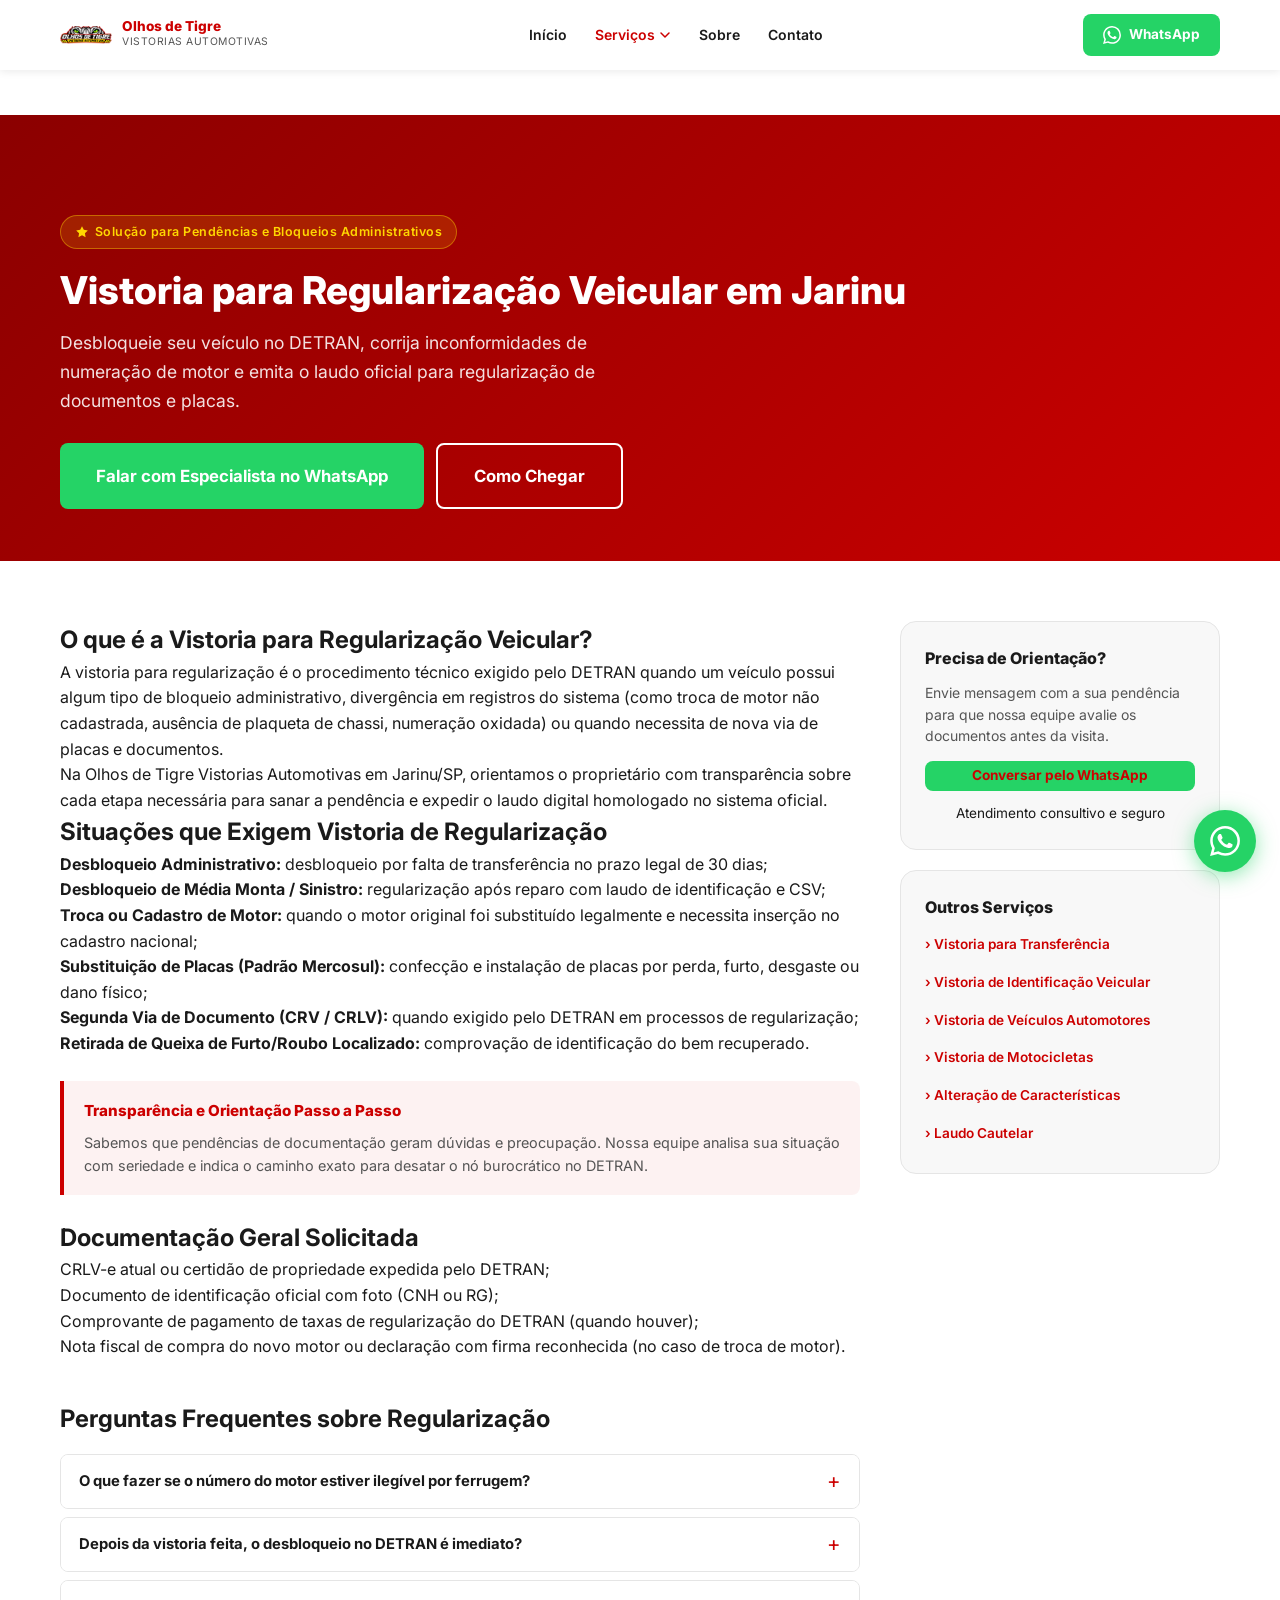
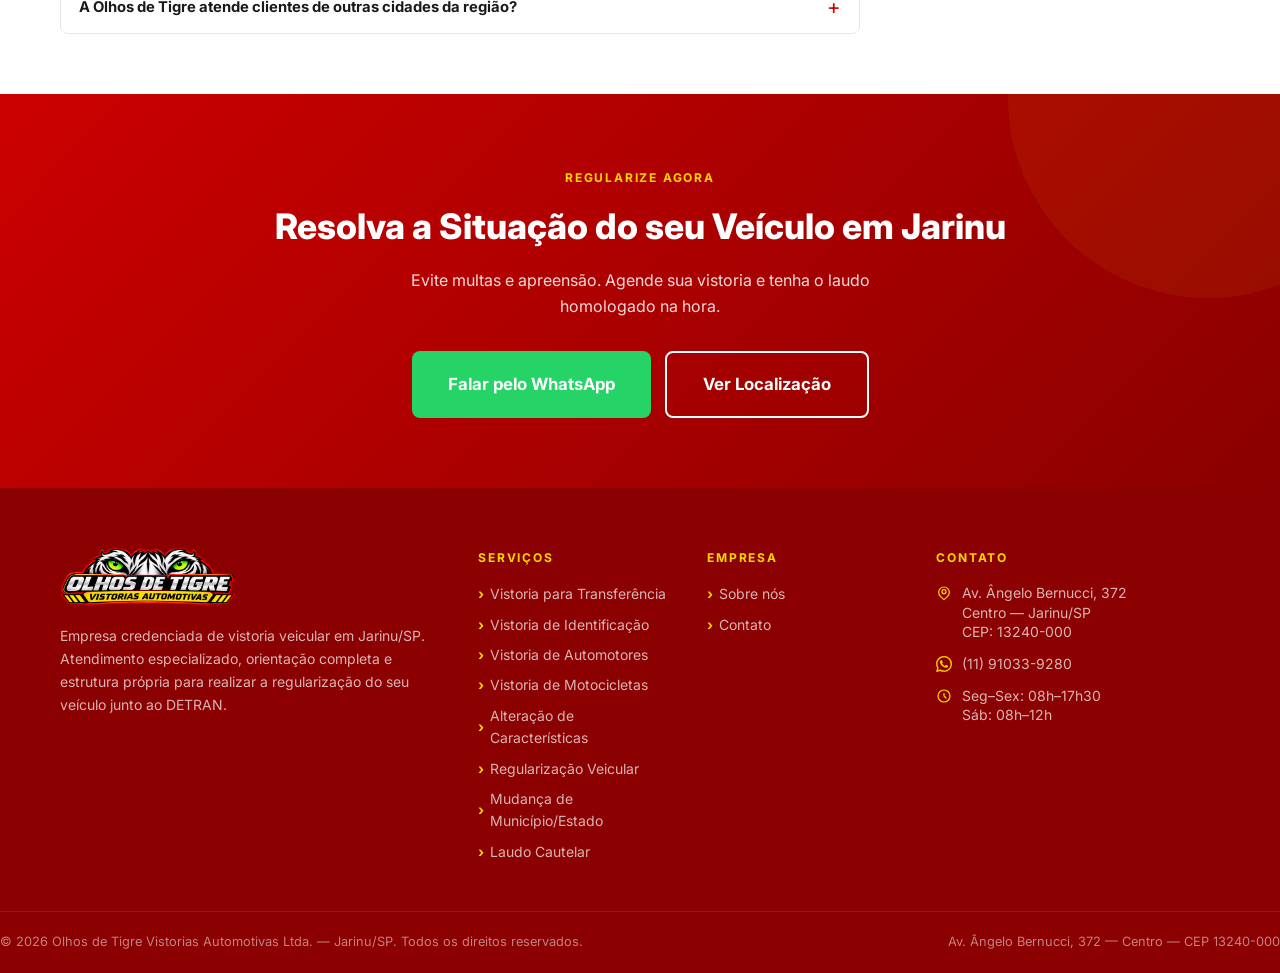
<file: vistoria-regularizacao-veicular.html>
﻿<!DOCTYPE html>
<html lang="pt-BR">
<head>
  <meta charset="UTF-8">
  <meta name="viewport" content="width=device-width, initial-scale=1.0">
  <title>Vistoria para Regularização Veicular em Jarinu | Olhos de Tigre</title>
  <meta name="description" content="Vistoria veicular para regularização no DETRAN em Jarinu/SP: desbloqueio administrativo, correção cadastral, segunda via de placas e documentos. Laudo credenciado.">
  <meta name="robots" content="index, follow">
  <link rel="canonical" href="https://olhosdetigrevistorias.com.br/vistoria-regularizacao-veicular.html">

  <!-- Open Graph -->
  <meta property="og:type" content="website">
  <meta property="og:title" content="Vistoria para Regularização Veicular em Jarinu | Olhos de Tigre">
  <meta property="og:description" content="Precisa regularizar seu carro ou moto no DETRAN? Conte com o laudo de identificação veicular da Olhos de Tigre em Jarinu/SP.">
  <meta property="og:url" content="https://olhosdetigrevistorias.com.br/vistoria-regularizacao-veicular.html">
  <meta property="og:image" content="https://olhosdetigrevistorias.com.br/assets/logo-esportivo-olhos-de-tigre-vistorias-automotivas.png">
  <meta property="og:locale" content="pt_BR">
  <meta property="og:site_name" content="Olhos de Tigre Vistorias Automotivas">

  <link rel="icon" type="image/png" href="assets/logo-esportivo-olhos-de-tigre-vistorias-automotivas.png">
  <link rel="preconnect" href="https://fonts.googleapis.com">
  <link rel="preconnect" href="https://fonts.gstatic.com" crossorigin>
  <link href="https://fonts.googleapis.com/css2?family=Inter:wght@400;500;600;700;800&display=swap" rel="stylesheet">
  <link rel="manifest" href="manifest.json">
  <meta name="theme-color" content="#CC0000">
  <link rel="stylesheet" href="css/style.css">

  <script type="application/ld+json">
  {
    "@context": "https://schema.org",
    "@graph": [
      {
        "@type": "Service",
        "name": "Vistoria para Regularização Veicular",
        "description": "Vistoria veicular oficial para regularização de bloqueios administrativos, atualização de dados e emissão de segunda via perante o DETRAN-SP em Jarinu/SP.",
        "provider": {
          "@type": "LocalBusiness",
          "name": "Olhos de Tigre Vistorias Automotivas",
          "telephone": "+55-11-91033-9280",
          "address": {
            "@type": "PostalAddress",
            "streetAddress": "Avenida Ângelo Bernucci, 372",
            "addressLocality": "Jarinu",
            "addressRegion": "SP",
            "postalCode": "13240-000",
            "addressCountry": "BR"
          },
          "url": "https://olhosdetigrevistorias.com.br"
        },
        "areaServed": ["Jarinu", "Atibaia", "Bragança Paulista", "Campo Limpo Paulista", "Jundiaí"],
        "url": "https://olhosdetigrevistorias.com.br/vistoria-regularizacao-veicular.html"
      },
      {
        "@type": "BreadcrumbList",
        "itemListElement": [
          {"@type": "ListItem", "position": 1, "name": "Início", "item": "https://olhosdetigrevistorias.com.br/"},
          {"@type": "ListItem", "position": 2, "name": "Serviços", "item": "https://olhosdetigrevistorias.com.br/#servicos"},
          {"@type": "ListItem", "position": 3, "name": "Regularização Veicular", "item": "https://olhosdetigrevistorias.com.br/vistoria-regularizacao-veicular.html"}
        ]
      }
    ]
  }
  </script>
</head>
<body>

  <!-- HEADER -->
  <header class="header" role="banner">
    <div class="container">
      <div class="header__inner">
        <a href="index.html" class="header__logo" aria-label="Olhos de Tigre Vistorias - Página inicial">
          <img src="assets/logo-esportivo-olhos-de-tigre-vistorias-automotivas.png" alt="Logo Olhos de Tigre Vistorias Automotivas" width="52" height="52" loading="eager">
          <div class="header__logo-text">
            <strong>Olhos de Tigre</strong>
            <span>Vistorias Automotivas</span>
          </div>
        </a>
        <nav class="nav" role="navigation" aria-label="Menu principal">
          <div class="nav__item"><a href="index.html" class="nav__link">Início</a></div>
          <div class="nav__item nav__dropdown">
            <button class="nav__link nav__dropdown-toggle active" aria-haspopup="true" aria-expanded="false">
              Serviços <svg width="12" height="12" viewBox="0 0 12 12" fill="none" aria-hidden="true"><path d="M2 4l4 4 4-4" stroke="currentColor" stroke-width="1.5" stroke-linecap="round" stroke-linejoin="round"/></svg>
            </button>
            <div class="nav__dropdown-menu" role="menu">
              <a href="vistoria-veicular-transferencia.html" role="menuitem">Vistoria para Transferência</a>
              <a href="vistoria-identificacao-veicular.html" role="menuitem">Vistoria de Identificação Veicular</a>
              <a href="vistoria-veiculos-automotores.html" role="menuitem">Vistoria de Veículos Automotores</a>
              <a href="vistoria-motocicletas.html" role="menuitem">Vistoria de Motocicletas</a>
              <a href="vistoria-alteracao-caracteristicas.html" role="menuitem">Vistoria para Alteração de Características</a>
              <a href="vistoria-regularizacao-veicular.html" role="menuitem">Vistoria para Regularização Veicular</a>
              <a href="vistoria-mudanca-municipio-estado.html" role="menuitem">Vistoria — Mudança de Município/Estado</a>
              <a href="laudo-cautelar.html" role="menuitem">Laudo Cautelar</a>
            </div>
          </div>
          <div class="nav__item"><a href="sobre.html" class="nav__link">Sobre</a></div>
          <div class="nav__item"><a href="contato.html" class="nav__link">Contato</a></div>
        </nav>
        <div class="header__cta">
          <a href="https://wa.me/5511910339280?text=Ol%C3%A1%21+Preciso+de+vistoria+para+regulariza%C3%A7%C3%A3o+veicular." class="btn btn--wa" target="_blank" rel="noopener noreferrer">
            <svg width="18" height="18" viewBox="0 0 24 24" fill="currentColor" aria-hidden="true"><path d="M17.472 14.382c-.297-.149-1.758-.867-2.03-.967-.273-.099-.471-.148-.67.15-.197.297-.767.966-.94 1.164-.173.199-.347.223-.644.075-.297-.15-1.255-.463-2.39-1.475-.883-.788-1.48-1.761-1.653-2.059-.173-.297-.018-.458.13-.606.134-.133.298-.347.446-.52.149-.174.198-.298.298-.497.099-.198.05-.371-.025-.52-.075-.149-.669-1.612-.916-2.207-.242-.579-.487-.5-.669-.51-.173-.008-.371-.01-.57-.01-.198 0-.52.074-.792.372-.272.297-1.04 1.016-1.04 2.479 0 1.462 1.065 2.875 1.213 3.074.149.198 2.096 3.2 5.077 4.487.709.306 1.262.489 1.694.625.712.227 1.36.195 1.871.118.571-.085 1.758-.719 2.006-1.413.248-.694.248-1.289.173-1.413-.074-.124-.272-.198-.57-.347m-5.421 7.403h-.004a9.87 9.87 0 01-5.031-1.378l-.361-.214-3.741.982.998-3.648-.235-.374a9.86 9.86 0 01-1.51-5.26c.001-5.45 4.436-9.884 9.888-9.884 2.64 0 5.122 1.03 6.988 2.898a9.825 9.825 0 012.893 6.994c-.003 5.45-4.437 9.884-9.885 9.884m8.413-18.297A11.815 11.815 0 0012.05 0C5.495 0 .16 5.335.157 11.892c0 2.096.547 4.142 1.588 5.945L.057 24l6.305-1.654a11.882 11.882 0 005.683 1.448h.005c6.554 0 11.89-5.335 11.893-11.893a11.821 11.821 0 00-3.48-8.413z"/></svg>
            WhatsApp
          </a>
        </div>
        <button class="nav-toggle" aria-label="Abrir menu de navegação" aria-expanded="false">
          <span></span><span></span><span></span>
        </button>
      </div>
    </div>
  </header>

  <!-- BREADCRUMB -->
  <div class="breadcrumb" aria-label="Caminho de navegação">
    <div class="container">
      <div class="breadcrumb__list">
        <a href="index.html" class="breadcrumb__item">Início</a>
        <span class="breadcrumb__sep">›</span>
        <a href="index.html#servicos" class="breadcrumb__item">Serviços</a>
        <span class="breadcrumb__sep">›</span>
        <span class="breadcrumb__current">Regularização Veicular</span>
      </div>
    </div>
  </div>

  <main id="conteudo-principal">
    <!-- HERO DA PÁGINA -->
    <section class="page-hero">
      <div class="container">
        <div class="page-hero__badge">
          <svg width="14" height="14" viewBox="0 0 24 24" fill="currentColor" aria-hidden="true"><path d="M12 2l3.09 6.26L22 9.27l-5 4.87 1.18 6.88L12 17.77l-6.18 3.25L7 14.14 2 9.27l6.91-1.01L12 2z"/></svg>
          Solução para Pendências e Bloqueios Administrativos
        </div>
        <h1 class="page-hero__title">Vistoria para Regularização Veicular em Jarinu</h1>
        <p class="page-hero__desc">Desbloqueie seu veículo no DETRAN, corrija inconformidades de numeração de motor e emita o laudo oficial para regularização de documentos e placas.</p>
        <div class="page-hero__cta">
          <a href="https://wa.me/5511910339280?text=Ol%C3%A1%21+Preciso+regularizar+uma+pend%C3%AAncia+no+DETRAN+com+vistoria." class="btn btn--wa btn--lg" target="_blank" rel="noopener noreferrer">
            Falar com Especialista no WhatsApp
          </a>
          <a href="contato.html" class="btn btn--outline btn--lg">Como Chegar</a>
        </div>
      </div>
    </section>

    <!-- CONTEÚDO PRINCIPAL DO SERVIÇO -->
    <section class="service-content">
      <div class="container">
        <div class="service-content__grid">
          <div class="service-content__main">
            <h2>O que é a Vistoria para Regularização Veicular?</h2>
            <p>A vistoria para regularização é o procedimento técnico exigido pelo DETRAN quando um veículo possui algum tipo de bloqueio administrativo, divergência em registros do sistema (como troca de motor não cadastrada, ausência de plaqueta de chassi, numeração oxidada) ou quando necessita de nova via de placas e documentos.</p>
            <p>Na Olhos de Tigre Vistorias Automotivas em Jarinu/SP, orientamos o proprietário com transparência sobre cada etapa necessária para sanar a pendência e expedir o laudo digital homologado no sistema oficial.</p>

            <h2>Situações que Exigem Vistoria de Regularização</h2>
            <ul>
              <li><strong>Desbloqueio Administrativo:</strong> desbloqueio por falta de transferência no prazo legal de 30 dias;</li>
              <li><strong>Desbloqueio de Média Monta / Sinistro:</strong> regularização após reparo com laudo de identificação e CSV;</li>
              <li><strong>Troca ou Cadastro de Motor:</strong> quando o motor original foi substituído legalmente e necessita inserção no cadastro nacional;</li>
              <li><strong>Substituição de Placas (Padrão Mercosul):</strong> confecção e instalação de placas por perda, furto, desgaste ou dano físico;</li>
              <li><strong>Segunda Via de Documento (CRV / CRLV):</strong> quando exigido pelo DETRAN em processos de regularização;</li>
              <li><strong>Retirada de Queixa de Furto/Roubo Localizado:</strong> comprovação de identificação do bem recuperado.</li>
            </ul>

            <div class="service-box">
              <div class="service-box__title">Transparência e Orientação Passo a Passo</div>
              <p>Sabemos que pendências de documentação geram dúvidas e preocupação. Nossa equipe analisa sua situação com seriedade e indica o caminho exato para desatar o nó burocrático no DETRAN.</p>
            </div>

            <h2>Documentação Geral Solicitada</h2>
            <ul>
              <li>CRLV-e atual ou certidão de propriedade expedida pelo DETRAN;</li>
              <li>Documento de identificação oficial com foto (CNH ou RG);</li>
              <li>Comprovante de pagamento de taxas de regularização do DETRAN (quando houver);</li>
              <li>Nota fiscal de compra do novo motor ou declaração com firma reconhecida (no caso de troca de motor).</li>
            </ul>

            <!-- FAQ -->
            <div class="faq-section" style="margin-top: 40px;">
              <h2>Perguntas Frequentes sobre Regularização</h2>
              <div class="accordion">
                <div class="accordion__item">
                  <button class="accordion__header" aria-expanded="false">
                    <span>O que fazer se o número do motor estiver ilegível por ferrugem?</span>
                    <span class="accordion__icon">+</span>
                  </button>
                  <div class="accordion__body">
                    <div class="accordion__content">
                      <p>Caso o número esteja desgastado ou oxidado, realizamos a vistoria com registro fotográfico específico e orientamos sobre a solicitação de autorização de remarcação no DETRAN-SP.</p>
                    </div>
                  </div>
                </div>
                <div class="accordion__item">
                  <button class="accordion__header" aria-expanded="false">
                    <span>Depois da vistoria feita, o desbloqueio no DETRAN é imediato?</span>
                    <span class="accordion__icon">+</span>
                  </button>
                  <div class="accordion__body">
                    <div class="accordion__content">
                      <p>Nosso laudo é transmitido eletronicamente em tempo real ao banco de dados do DETRAN-SP. A baixa do bloqueio depende do processamento interno do órgão ou do despachante responsável pelo protocolo.</p>
                    </div>
                  </div>
                </div>
                <div class="accordion__item">
                  <button class="accordion__header" aria-expanded="false">
                    <span>A Olhos de Tigre atende clientes de outras cidades da região?</span>
                    <span class="accordion__icon">+</span>
                  </button>
                  <div class="accordion__body">
                    <div class="accordion__content">
                      <p>Sim! Atendemos com frequência moradores e empresas de Atibaia, Campo Limpo Paulista, Jundiaí e Bragança Paulista que buscam atendimento rápido e sem filas em Jarinu.</p>
                    </div>
                  </div>
                </div>
              </div>
            </div>
          </div>

          <!-- SIDEBAR -->
          <aside class="service-sidebar">
            <div class="service-sidebar__card">
              <h3>Precisa de Orientação?</h3>
              <p>Envie mensagem com a sua pendência para que nossa equipe avalie os documentos antes da visita.</p>
              <a href="https://wa.me/5511910339280?text=Ol%C3%A1%21+Tenho+uma+pend%C3%AAncia+no+ve%C3%ADculo+e+preciso+de+vistoria." class="btn btn--wa" style="width: 100%; margin-bottom: 12px;" target="_blank" rel="noopener noreferrer">
                Conversar pelo WhatsApp
              </a>
              <div style="font-size: 0.85rem; color: var(--cor-cinza-600); text-align: center;">
                Atendimento consultivo e seguro
              </div>
            </div>

            <div class="service-sidebar__card">
              <h3>Outros Serviços</h3>
              <ul style="list-style: none; padding: 0; margin: 0; display: flex; flexDirection: column; gap: 8px;">
                <li><a href="vistoria-veicular-transferencia.html" style="color: var(--cor-primaria); font-weight: 600; text-decoration: none;">› Vistoria para Transferência</a></li>
                <li><a href="vistoria-identificacao-veicular.html" style="color: var(--cor-primaria); font-weight: 600; text-decoration: none;">› Vistoria de Identificação Veicular</a></li>
                <li><a href="vistoria-veiculos-automotores.html" style="color: var(--cor-primaria); font-weight: 600; text-decoration: none;">› Vistoria de Veículos Automotores</a></li>
                <li><a href="vistoria-motocicletas.html" style="color: var(--cor-primaria); font-weight: 600; text-decoration: none;">› Vistoria de Motocicletas</a></li>
                <li><a href="vistoria-alteracao-caracteristicas.html" style="color: var(--cor-primaria); font-weight: 600; text-decoration: none;">› Alteração de Características</a></li>
                <li><a href="laudo-cautelar.html" style="color: var(--cor-primaria); font-weight: 600; text-decoration: none;">› Laudo Cautelar</a></li>
              </ul>
            </div>
          </aside>
        </div>
      </div>
    </section>

    <!-- CTA FINAL -->
    <section class="cta-section">
      <div class="container">
        <span class="section-label" style="color: var(--cor-secundaria);">Regularize Agora</span>
        <h2 class="cta-section__title">Resolva a Situação do seu Veículo em Jarinu</h2>
        <p class="cta-section__subtitle">Evite multas e apreensão. Agende sua vistoria e tenha o laudo homologado na hora.</p>
        <div class="cta-section__buttons">
          <a href="https://wa.me/5511910339280?text=Ol%C3%A1%21+Quero+agendar+vistoria+de+regulariza%C3%A7%C3%A3o+em+Jarinu." class="btn btn--wa btn--lg" target="_blank" rel="noopener noreferrer">
            Falar pelo WhatsApp
          </a>
          <a href="contato.html" class="btn btn--outline btn--lg">Ver Localização</a>
        </div>
      </div>
    </section>
  </main>

  <!-- FOOTER -->
  <footer class="footer" role="contentinfo">
    <div class="container">
      <div class="footer__grid">
        <div>
          <div class="footer__logo">
            <img src="assets/logo-esportivo-olhos-de-tigre-vistorias-automotivas.png" alt="Olhos de Tigre Vistorias Automotivas" width="60" height="60" loading="lazy">
          </div>
          <p class="footer__about">Empresa credenciada de vistoria veicular em Jarinu/SP. Atendimento especializado, orientação completa e estrutura própria para realizar a regularização do seu veículo junto ao DETRAN.</p>
        </div>
        <div>
          <h3 class="footer__title">Serviços</h3>
          <div class="footer__links">
            <a href="vistoria-veicular-transferencia.html" class="footer__link">Vistoria para Transferência</a>
            <a href="vistoria-identificacao-veicular.html" class="footer__link">Vistoria de Identificação</a>
            <a href="vistoria-veiculos-automotores.html" class="footer__link">Vistoria de Automotores</a>
            <a href="vistoria-motocicletas.html" class="footer__link">Vistoria de Motocicletas</a>
            <a href="vistoria-alteracao-caracteristicas.html" class="footer__link">Alteração de Características</a>
            <a href="vistoria-regularizacao-veicular.html" class="footer__link">Regularização Veicular</a>
            <a href="vistoria-mudanca-municipio-estado.html" class="footer__link">Mudança de Município/Estado</a>
            <a href="laudo-cautelar.html" class="footer__link">Laudo Cautelar</a>
          </div>
        </div>
        <div>
          <h3 class="footer__title">Empresa</h3>
          <div class="footer__links">
            <a href="sobre.html" class="footer__link">Sobre nós</a>
            <a href="contato.html" class="footer__link">Contato</a>
          </div>
        </div>
        <div>
          <h3 class="footer__title">Contato</h3>
          <div class="footer__contact">
            <div class="footer__contact-item">
              <svg width="16" height="16" fill="none" viewBox="0 0 24 24" stroke="currentColor" stroke-width="1.8" aria-hidden="true"><path stroke-linecap="round" stroke-linejoin="round" d="M17.657 16.657L13.414 20.9a1.998 1.998 0 01-2.827 0l-4.244-4.243a8 8 0 1111.314 0z"/><circle cx="12" cy="10" r="3"/></svg>
              <span>Av. Ângelo Bernucci, 372<br>Centro — Jarinu/SP<br>CEP: 13240-000</span>
            </div>
            <div class="footer__contact-item">
              <svg width="16" height="16" viewBox="0 0 24 24" fill="currentColor" aria-hidden="true"><path d="M17.472 14.382c-.297-.149-1.758-.867-2.03-.967-.273-.099-.471-.148-.67.15-.197.297-.767.966-.94 1.164-.173.199-.347.223-.644.075-.297-.15-1.255-.463-2.39-1.475-.883-.788-1.48-1.761-1.653-2.059-.173-.297-.018-.458.13-.606.134-.133.298-.347.446-.52.149-.174.198-.298.298-.497.099-.198.05-.371-.025-.52-.075-.149-.669-1.612-.916-2.207-.242-.579-.487-.5-.669-.51-.173-.008-.371-.01-.57-.01-.198 0-.52.074-.792.372-.272.297-1.04 1.016-1.04 2.479 0 1.462 1.065 2.875 1.213 3.074.149.198 2.096 3.2 5.077 4.487.709.306 1.262.489 1.694.625.712.227 1.36.195 1.871.118.571-.085 1.758-.719 2.006-1.413.248-.694.248-1.289.173-1.413-.074-.124-.272-.198-.57-.347m-5.421 7.403h-.004a9.87 9.87 0 01-5.031-1.378l-.361-.214-3.741.982.998-3.648-.235-.374a9.86 9.86 0 01-1.51-5.26c.001-5.45 4.436-9.884 9.888-9.884 2.64 0 5.122 1.03 6.988 2.898a9.825 9.825 0 012.893 6.994c-.003 5.45-4.437 9.884-9.885 9.884m8.413-18.297A11.815 11.815 0 0012.05 0C5.495 0 .16 5.335.157 11.892c0 2.096.547 4.142 1.588 5.945L.057 24l6.305-1.654a11.882 11.882 0 005.683 1.448h.005c6.554 0 11.89-5.335 11.893-11.893a11.821 11.821 0 00-3.48-8.413z"/></svg>
              <a href="https://wa.me/5511910339280" target="_blank" rel="noopener noreferrer" style="color: rgba(255,255,255,0.7);">(11) 91033-9280</a>
            </div>
            <div class="footer__contact-item">
              <svg width="16" height="16" fill="none" viewBox="0 0 24 24" stroke="currentColor" stroke-width="1.8" aria-hidden="true"><path stroke-linecap="round" stroke-linejoin="round" d="M12 8v4l3 3m6-3a9 9 0 11-18 0 9 9 0 0118 0z"/></svg>
              <span>Seg–Sex: 08h–17h30<br>Sáb: 08h–12h</span>
            </div>
          </div>
        </div>
      </div>
    </div>
    <div class="footer__bottom">
      <span>© <span id="ano"></span> Olhos de Tigre Vistorias Automotivas Ltda. — Jarinu/SP. Todos os direitos reservados.</span>
      <span>Av. Ângelo Bernucci, 372 — Centro — CEP 13240-000</span>
    </div>
  </footer>

  <!-- WHATSAPP FLUTUANTE -->
  <a href="https://wa.me/5511910339280?text=Ol%C3%A1%21+Gostaria+de+informa%C3%A7%C3%B5es+sobre+vistoria+para+regulariza%C3%A7%C3%A3o+veicular."
     class="whatsapp-float" target="_blank" rel="noopener noreferrer" aria-label="Falar pelo WhatsApp">
    <span class="whatsapp-float__tooltip">Fale pelo WhatsApp</span>
    <svg width="30" height="30" viewBox="0 0 24 24" fill="currentColor" aria-hidden="true"><path d="M17.472 14.382c-.297-.149-1.758-.867-2.03-.967-.273-.099-.471-.148-.67.15-.197.297-.767.966-.94 1.164-.173.199-.347.223-.644.075-.297-.15-1.255-.463-2.39-1.475-.883-.788-1.48-1.761-1.653-2.059-.173-.297-.018-.458.13-.606.134-.133.298-.347.446-.52.149-.174.198-.298.298-.497.099-.198.05-.371-.025-.52-.075-.149-.669-1.612-.916-2.207-.242-.579-.487-.5-.669-.51-.173-.008-.371-.01-.57-.01-.198 0-.52.074-.792.372-.272.297-1.04 1.016-1.04 2.479 0 1.462 1.065 2.875 1.213 3.074.149.198 2.096 3.2 5.077 4.487.709.306 1.262.489 1.694.625.712.227 1.36.195 1.871.118.571-.085 1.758-.719 2.006-1.413.248-.694.248-1.289.173-1.413-.074-.124-.272-.198-.57-.347m-5.421 7.403h-.004a9.87 9.87 0 01-5.031-1.378l-.361-.214-3.741.982.998-3.648-.235-.374a9.86 9.86 0 01-1.51-5.26c.001-5.45 4.436-9.884 9.888-9.884 2.64 0 5.122 1.03 6.988 2.898a9.825 9.825 0 012.893 6.994c-.003 5.45-4.437 9.884-9.885 9.884m8.413-18.297A11.815 11.815 0 0012.05 0C5.495 0 .16 5.335.157 11.892c0 2.096.547 4.142 1.588 5.945L.057 24l6.305-1.654a11.882 11.882 0 005.683 1.448h.005c6.554 0 11.89-5.335 11.893-11.893a11.821 11.821 0 00-3.48-8.413z"/></svg>
  </a>

  <script src="js/main.js" defer></script>
</body>
</html>
</file>
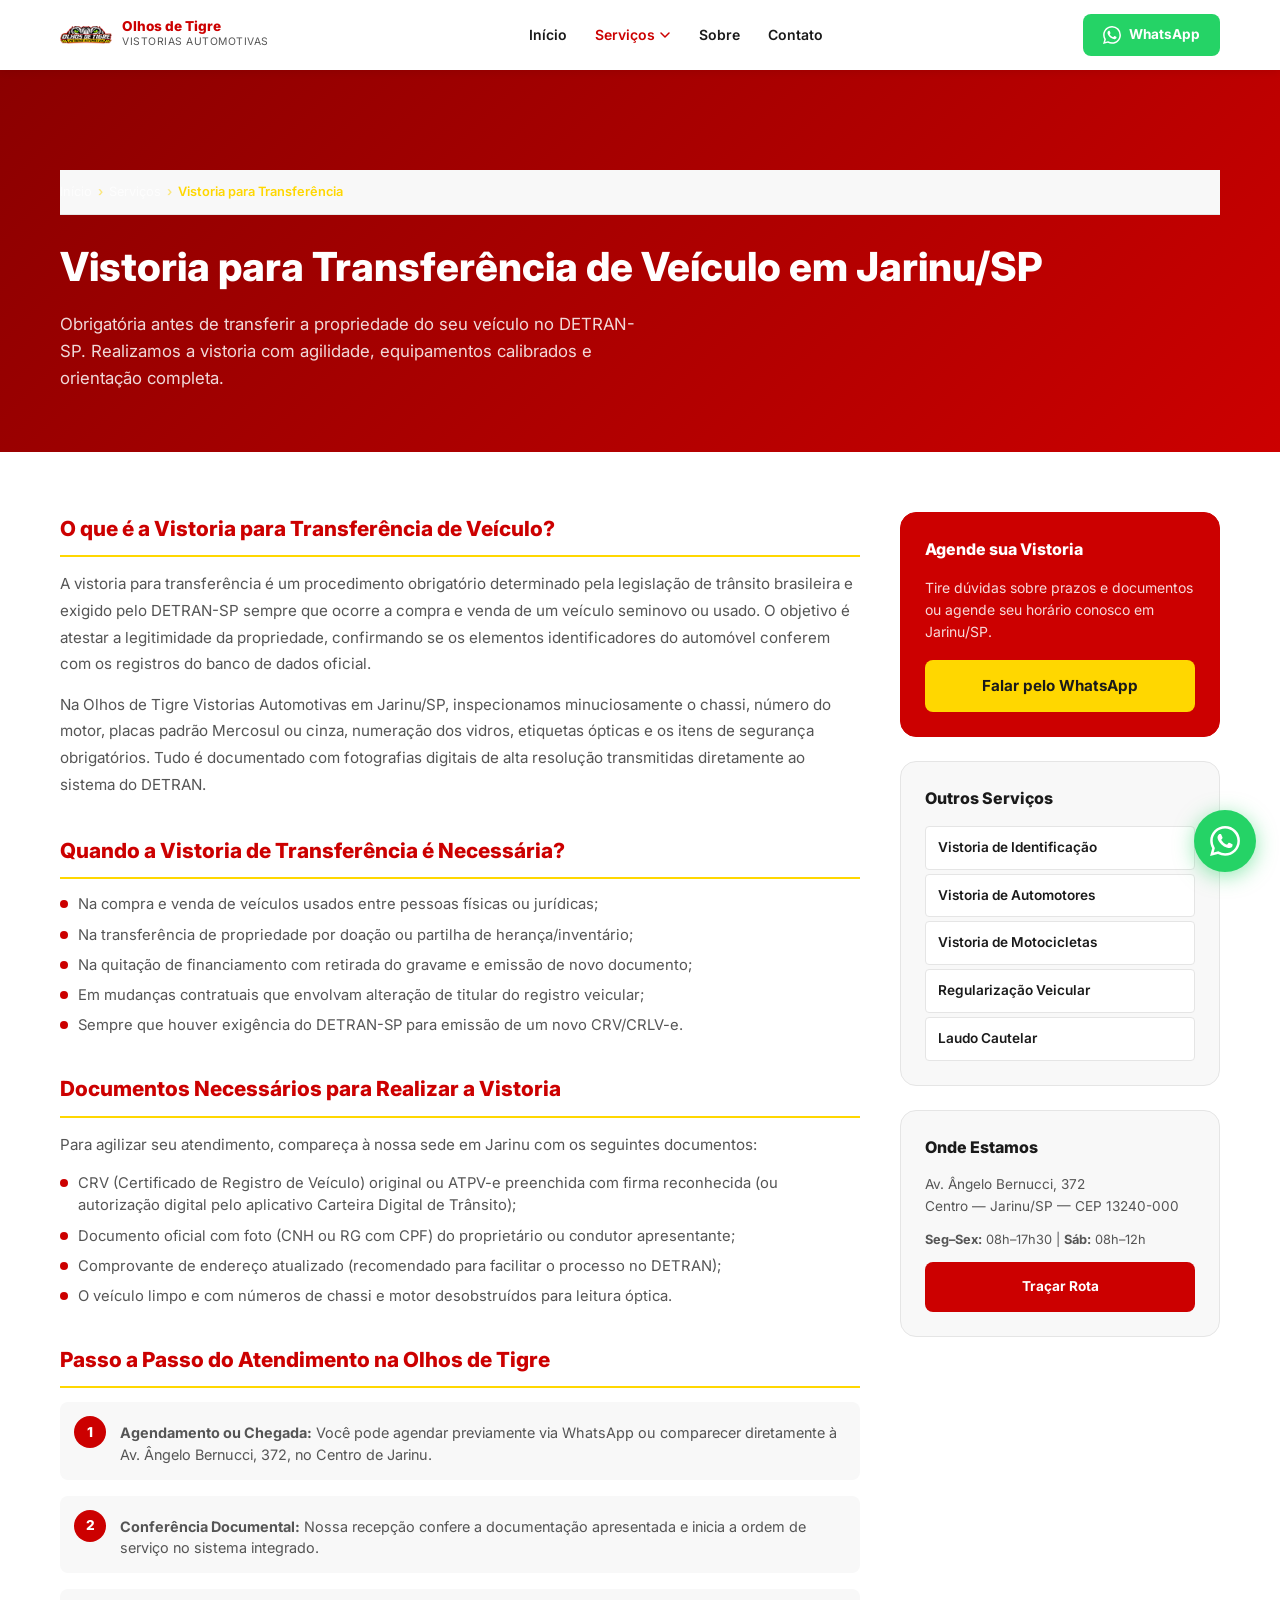
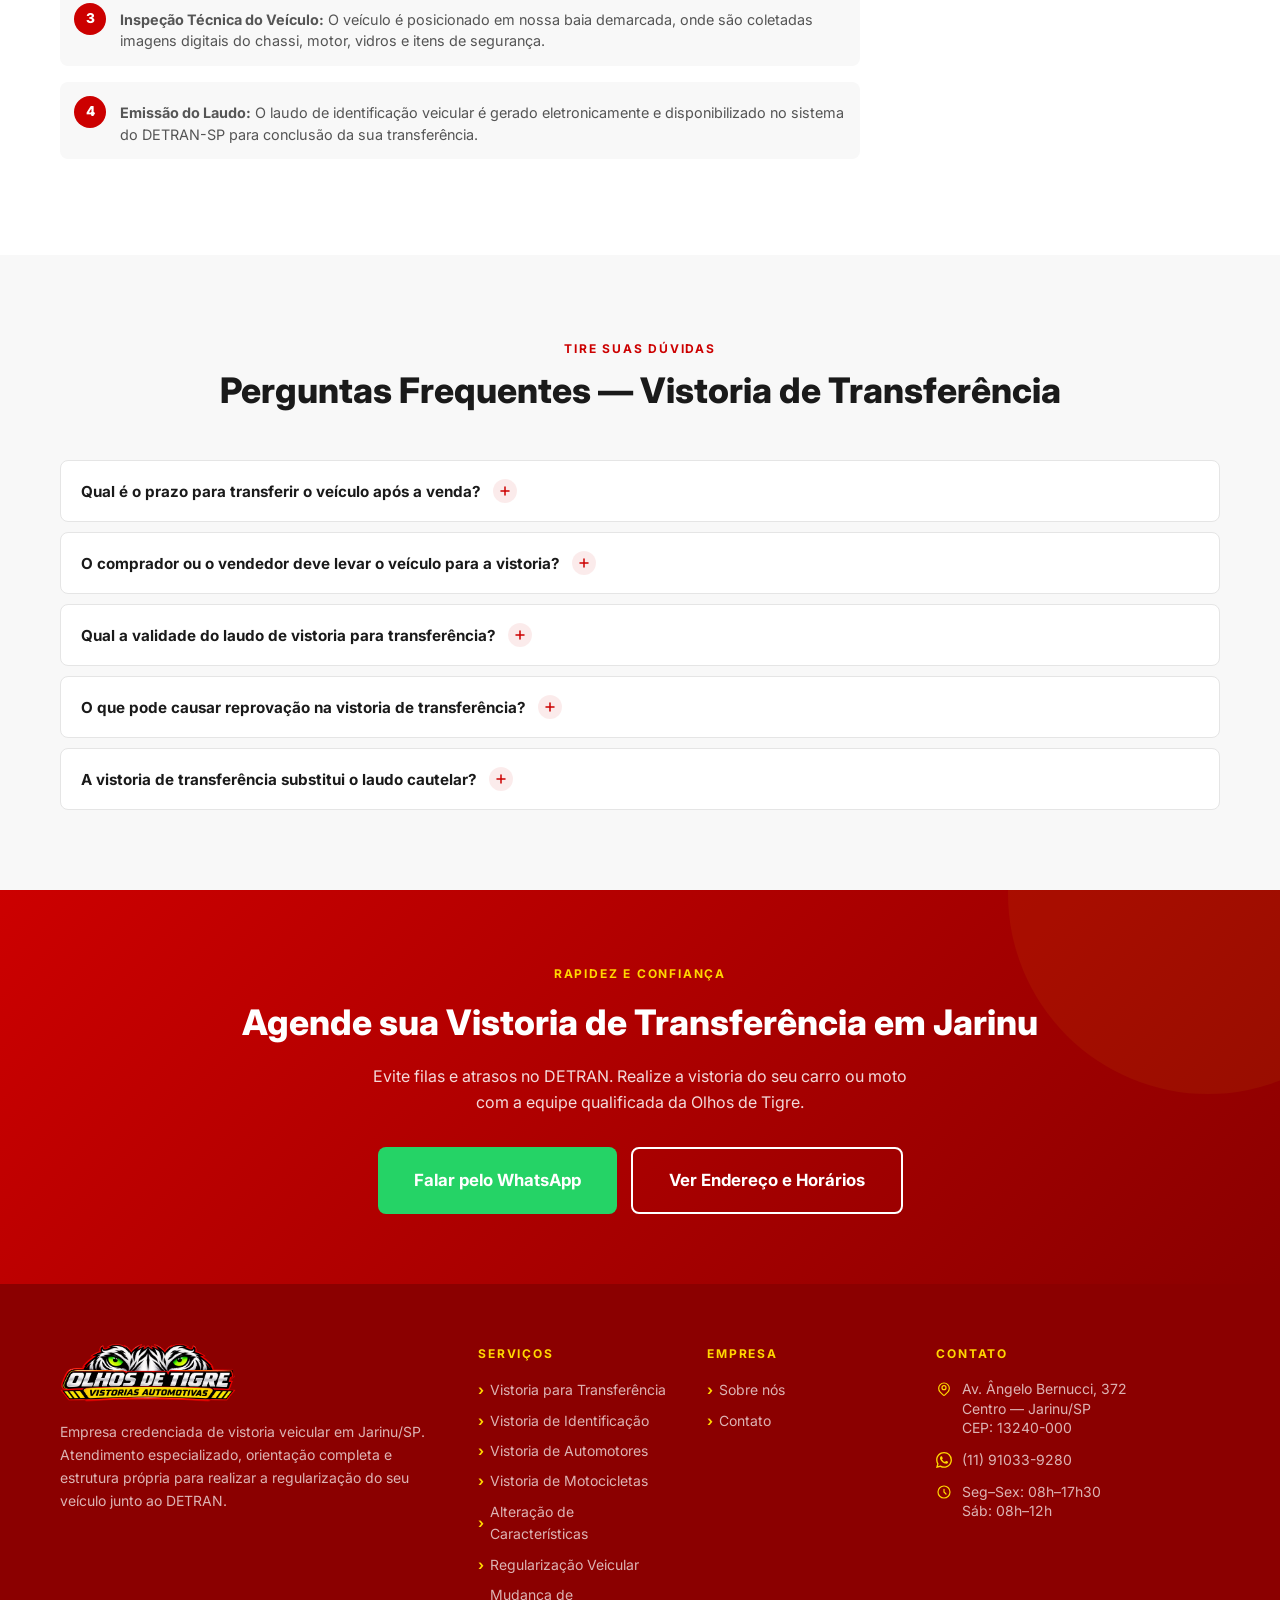
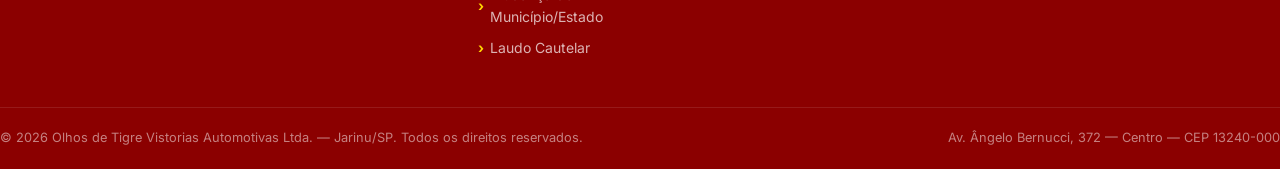
<file: vistoria-veicular-transferencia.html>
﻿<!DOCTYPE html>
<html lang="pt-BR">
<head>
  <meta charset="UTF-8">
  <meta name="viewport" content="width=device-width, initial-scale=1.0">
  <title>Vistoria para Transferência de Veículo em Jarinu | Olhos de Tigre</title>
  <meta name="description" content="Vistoria veicular para transferência em Jarinu/SP. Obrigatória para compra e venda de veículos junto ao DETRAN-SP. Atendimento ágil e credenciado na Olhos de Tigre.">
  <meta name="robots" content="index, follow">
  <link rel="canonical" href="https://olhosdetigrevistorias.com.br/vistoria-veicular-transferencia.html">

  <!-- Open Graph -->
  <meta property="og:type" content="website">
  <meta property="og:title" content="Vistoria para Transferência de Veículo em Jarinu | Olhos de Tigre">
  <meta property="og:description" content="Realize sua vistoria de transferência veicular em Jarinu/SP com rapidez e total conformidade com o DETRAN-SP. Agende pelo WhatsApp!">
  <meta property="og:url" content="https://olhosdetigrevistorias.com.br/vistoria-veicular-transferencia.html">
  <meta property="og:image" content="https://olhosdetigrevistorias.com.br/assets/logo-esportivo-olhos-de-tigre-vistorias-automotivas.png">
  <meta property="og:locale" content="pt_BR">
  <meta property="og:site_name" content="Olhos de Tigre Vistorias Automotivas">

  <link rel="icon" type="image/png" href="assets/logo-esportivo-olhos-de-tigre-vistorias-automotivas.png">
  <link rel="preconnect" href="https://fonts.googleapis.com">
  <link rel="preconnect" href="https://fonts.gstatic.com" crossorigin>
  <link href="https://fonts.googleapis.com/css2?family=Inter:wght@400;500;600;700;800&display=swap" rel="stylesheet">
  <link rel="manifest" href="manifest.json">
  <meta name="theme-color" content="#CC0000">
  <link rel="stylesheet" href="css/style.css">

  <script type="application/ld+json">
  {
    "@context": "https://schema.org",
    "@graph": [
      {
        "@type": "Service",
        "name": "Vistoria para Transferência de Veículo",
        "description": "Vistoria de identificação veicular obrigatória para transferência de propriedade perante o DETRAN-SP, realizada em Jarinu/SP pela Olhos de Tigre Vistorias Automotivas.",
        "provider": {
          "@type": "LocalBusiness",
          "name": "Olhos de Tigre Vistorias Automotivas",
          "telephone": "+55-11-91033-9280",
          "address": {
            "@type": "PostalAddress",
            "streetAddress": "Avenida Ângelo Bernucci, 372",
            "addressLocality": "Jarinu",
            "addressRegion": "SP",
            "postalCode": "13240-000",
            "addressCountry": "BR"
          },
          "url": "https://olhosdetigrevistorias.com.br"
        },
        "areaServed": ["Jarinu", "Atibaia", "Bragança Paulista", "Campo Limpo Paulista", "Jundiaí"],
        "url": "https://olhosdetigrevistorias.com.br/vistoria-veicular-transferencia.html"
      },
      {
        "@type": "BreadcrumbList",
        "itemListElement": [
          {"@type": "ListItem", "position": 1, "name": "Início", "item": "https://olhosdetigrevistorias.com.br/"},
          {"@type": "ListItem", "position": 2, "name": "Serviços", "item": "https://olhosdetigrevistorias.com.br/#servicos"},
          {"@type": "ListItem", "position": 3, "name": "Vistoria para Transferência", "item": "https://olhosdetigrevistorias.com.br/vistoria-veicular-transferencia.html"}
        ]
      }
    ]
  }
  </script>
</head>
<body>

  <!-- HEADER -->
  <header class="header" role="banner">
    <div class="container">
      <div class="header__inner">
        <a href="index.html" class="header__logo" aria-label="Olhos de Tigre Vistorias - Página inicial">
          <img src="assets/logo-esportivo-olhos-de-tigre-vistorias-automotivas.png" alt="Logo Olhos de Tigre Vistorias Automotivas" width="52" height="52" loading="eager">
          <div class="header__logo-text">
            <strong>Olhos de Tigre</strong>
            <span>Vistorias Automotivas</span>
          </div>
        </a>
        <nav class="nav" role="navigation" aria-label="Menu principal">
          <div class="nav__item"><a href="index.html" class="nav__link">Início</a></div>
          <div class="nav__item nav__dropdown">
            <button class="nav__link nav__dropdown-toggle active" aria-haspopup="true" aria-expanded="false">
              Serviços <svg width="12" height="12" viewBox="0 0 12 12" fill="none" aria-hidden="true"><path d="M2 4l4 4 4-4" stroke="currentColor" stroke-width="1.5" stroke-linecap="round" stroke-linejoin="round"/></svg>
            </button>
            <div class="nav__dropdown-menu" role="menu">
              <a href="vistoria-veicular-transferencia.html" role="menuitem">Vistoria para Transferência</a>
              <a href="vistoria-identificacao-veicular.html" role="menuitem">Vistoria de Identificação Veicular</a>
              <a href="vistoria-veiculos-automotores.html" role="menuitem">Vistoria de Veículos Automotores</a>
              <a href="vistoria-motocicletas.html" role="menuitem">Vistoria de Motocicletas</a>
              <a href="vistoria-alteracao-caracteristicas.html" role="menuitem">Vistoria para Alteração de Características</a>
              <a href="vistoria-regularizacao-veicular.html" role="menuitem">Vistoria para Regularização Veicular</a>
              <a href="vistoria-mudanca-municipio-estado.html" role="menuitem">Vistoria — Mudança de Município/Estado</a>
              <a href="laudo-cautelar.html" role="menuitem">Laudo Cautelar</a>
            </div>
          </div>
          <div class="nav__item"><a href="sobre.html" class="nav__link">Sobre</a></div>
          <div class="nav__item"><a href="contato.html" class="nav__link">Contato</a></div>
        </nav>
        <div class="header__cta">
          <a href="https://wa.me/5511910339280?text=Ol%C3%A1%21+Gostaria+de+agendar+uma+vistoria+para+transfer%C3%AAncia+de+ve%C3%ADculo." class="btn btn--wa" target="_blank" rel="noopener noreferrer">
            <svg width="18" height="18" viewBox="0 0 24 24" fill="currentColor" aria-hidden="true"><path d="M17.472 14.382c-.297-.149-1.758-.867-2.03-.967-.273-.099-.471-.148-.67.15-.197.297-.767.966-.94 1.164-.173.199-.347.223-.644.075-.297-.15-1.255-.463-2.39-1.475-.883-.788-1.48-1.761-1.653-2.059-.173-.297-.018-.458.13-.606.134-.133.298-.347.446-.52.149-.174.198-.298.298-.497.099-.198.05-.371-.025-.52-.075-.149-.669-1.612-.916-2.207-.242-.579-.487-.5-.669-.51-.173-.008-.371-.01-.57-.01-.198 0-.52.074-.792.372-.272.297-1.04 1.016-1.04 2.479 0 1.462 1.065 2.875 1.213 3.074.149.198 2.096 3.2 5.077 4.487.709.306 1.262.489 1.694.625.712.227 1.36.195 1.871.118.571-.085 1.758-.719 2.006-1.413.248-.694.248-1.289.173-1.413-.074-.124-.272-.198-.57-.347m-5.421 7.403h-.004a9.87 9.87 0 01-5.031-1.378l-.361-.214-3.741.982.998-3.648-.235-.374a9.86 9.86 0 01-1.51-5.26c.001-5.45 4.436-9.884 9.888-9.884 2.64 0 5.122 1.03 6.988 2.898a9.825 9.825 0 012.893 6.994c-.003 5.45-4.437 9.884-9.885 9.884m8.413-18.297A11.815 11.815 0 0012.05 0C5.495 0 .16 5.335.157 11.892c0 2.096.547 4.142 1.588 5.945L.057 24l6.305-1.654a11.882 11.882 0 005.683 1.448h.005c6.554 0 11.89-5.335 11.893-11.893a11.821 11.821 0 00-3.48-8.413z"/></svg>
            WhatsApp
          </a>
        </div>
        <button class="nav-toggle" id="navToggle" aria-label="Abrir menu" aria-expanded="false" aria-controls="mobileMenu">
          <span></span><span></span><span></span>
        </button>
      </div>
    </div>
  </header>

  <nav class="mobile-menu" id="mobileMenu" aria-label="Menu mobile" role="navigation">
    <div class="mobile-menu__group">
      <div class="mobile-menu__title">Navegação</div>
      <a href="index.html" class="mobile-menu__link">Início</a>
      <a href="sobre.html" class="mobile-menu__link">Sobre a Empresa</a>
      <a href="contato.html" class="mobile-menu__link">Contato e Localização</a>
    </div>
    <div class="mobile-menu__group">
      <div class="mobile-menu__title">Nossos Serviços</div>
      <a href="vistoria-veicular-transferencia.html" class="mobile-menu__link">Vistoria para Transferência</a>
      <a href="vistoria-identificacao-veicular.html" class="mobile-menu__link">Vistoria de Identificação Veicular</a>
      <a href="vistoria-veiculos-automotores.html" class="mobile-menu__link">Vistoria de Veículos Automotores</a>
      <a href="vistoria-motocicletas.html" class="mobile-menu__link">Vistoria de Motocicletas</a>
      <a href="vistoria-alteracao-caracteristicas.html" class="mobile-menu__link">Vistoria para Alteração de Características</a>
      <a href="vistoria-regularizacao-veicular.html" class="mobile-menu__link">Vistoria para Regularização Veicular</a>
      <a href="vistoria-mudanca-municipio-estado.html" class="mobile-menu__link">Vistoria — Mudança de Município/Estado</a>
      <a href="laudo-cautelar.html" class="mobile-menu__link">Laudo Cautelar</a>
    </div>
    <a href="https://wa.me/5511910339280?text=Ol%C3%A1%21+Gostaria+de+informa%C3%A7%C3%B5es+sobre+vistoria+veicular." class="mobile-menu__wa" target="_blank" rel="noopener noreferrer">
      Falar pelo WhatsApp
    </a>
  </nav>

  <main id="main-content">
    <section class="hero-page" aria-label="Vistoria para Transferência de Veículo">
      <div class="container">
        <nav class="breadcrumb" aria-label="Localização da página">
          <a href="index.html">Início</a>
          <span class="breadcrumb-sep" aria-hidden="true">›</span>
          <a href="index.html#servicos">Serviços</a>
          <span class="breadcrumb-sep" aria-hidden="true">›</span>
          <span>Vistoria para Transferência</span>
        </nav>
        <h1 class="hero-page__title">Vistoria para Transferência de Veículo em Jarinu/SP</h1>
        <p class="hero-page__sub">Obrigatória antes de transferir a propriedade do seu veículo no DETRAN-SP. Realizamos a vistoria com agilidade, equipamentos calibrados e orientação completa.</p>
      </div>
    </section>

    <section class="service-content">
      <div class="container">
        <div class="service-content__grid">
          <div class="service-content__main">
            <div class="content-block reveal">
              <h2>O que é a Vistoria para Transferência de Veículo?</h2>
              <p>A vistoria para transferência é um procedimento obrigatório determinado pela legislação de trânsito brasileira e exigido pelo DETRAN-SP sempre que ocorre a compra e venda de um veículo seminovo ou usado. O objetivo é atestar a legitimidade da propriedade, confirmando se os elementos identificadores do automóvel conferem com os registros do banco de dados oficial.</p>
              <p>Na Olhos de Tigre Vistorias Automotivas em Jarinu/SP, inspecionamos minuciosamente o chassi, número do motor, placas padrão Mercosul ou cinza, numeração dos vidros, etiquetas ópticas e os itens de segurança obrigatórios. Tudo é documentado com fotografias digitais de alta resolução transmitidas diretamente ao sistema do DETRAN.</p>
            </div>

            <div class="content-block reveal">
              <h2>Quando a Vistoria de Transferência é Necessária?</h2>
              <ul>
                <li>Na compra e venda de veículos usados entre pessoas físicas ou jurídicas;</li>
                <li>Na transferência de propriedade por doação ou partilha de herança/inventário;</li>
                <li>Na quitação de financiamento com retirada do gravame e emissão de novo documento;</li>
                <li>Em mudanças contratuais que envolvam alteração de titular do registro veicular;</li>
                <li>Sempre que houver exigência do DETRAN-SP para emissão de um novo CRV/CRLV-e.</li>
              </ul>
            </div>

            <div class="content-block reveal">
              <h2>Documentos Necessários para Realizar a Vistoria</h2>
              <p>Para agilizar seu atendimento, compareça à nossa sede em Jarinu com os seguintes documentos:</p>
              <ul>
                <li>CRV (Certificado de Registro de Veículo) original ou ATPV-e preenchida com firma reconhecida (ou autorização digital pelo aplicativo Carteira Digital de Trânsito);</li>
                <li>Documento oficial com foto (CNH ou RG com CPF) do proprietário ou condutor apresentante;</li>
                <li>Comprovante de endereço atualizado (recomendado para facilitar o processo no DETRAN);</li>
                <li>O veículo limpo e com números de chassi e motor desobstruídos para leitura óptica.</li>
              </ul>
            </div>

            <div class="content-block reveal">
              <h2>Passo a Passo do Atendimento na Olhos de Tigre</h2>
              <div class="steps-list">
                <div class="step-item">
                  <div class="step-item__num">1</div>
                  <div class="step-item__text"><strong>Agendamento ou Chegada:</strong> Você pode agendar previamente via WhatsApp ou comparecer diretamente à Av. Ângelo Bernucci, 372, no Centro de Jarinu.</div>
                </div>
                <div class="step-item">
                  <div class="step-item__num">2</div>
                  <div class="step-item__text"><strong>Conferência Documental:</strong> Nossa recepção confere a documentação apresentada e inicia a ordem de serviço no sistema integrado.</div>
                </div>
                <div class="step-item">
                  <div class="step-item__num">3</div>
                  <div class="step-item__text"><strong>Inspeção Técnica do Veículo:</strong> O veículo é posicionado em nossa baia demarcada, onde são coletadas imagens digitais do chassi, motor, vidros e itens de segurança.</div>
                </div>
                <div class="step-item">
                  <div class="step-item__num">4</div>
                  <div class="step-item__text"><strong>Emissão do Laudo:</strong> O laudo de identificação veicular é gerado eletronicamente e disponibilizado no sistema do DETRAN-SP para conclusão da sua transferência.</div>
                </div>
              </div>
            </div>
          </div>

          <aside class="service-content__sidebar">
            <div class="sidebar-card sidebar-card--red">
              <div class="sidebar-card__title">Agende sua Vistoria</div>
              <p style="font-size: 0.875rem; color: rgba(255,255,255,0.85); margin-bottom: 16px;">Tire dúvidas sobre prazos e documentos ou agende seu horário conosco em Jarinu/SP.</p>
              <a href="https://wa.me/5511910339280?text=Ol%C3%A1%21+Gostaria+de+agendar+uma+vistoria+para+transfer%C3%AAncia+de+ve%C3%ADculo."
                 class="btn btn--yellow btn--full" target="_blank" rel="noopener noreferrer">
                Falar pelo WhatsApp
              </a>
            </div>
            <div class="sidebar-card">
              <div class="sidebar-card__title">Outros Serviços</div>
              <div class="sidebar-links">
                <a href="vistoria-identificacao-veicular.html" class="sidebar-link">Vistoria de Identificação</a>
                <a href="vistoria-veiculos-automotores.html" class="sidebar-link">Vistoria de Automotores</a>
                <a href="vistoria-motocicletas.html" class="sidebar-link">Vistoria de Motocicletas</a>
                <a href="vistoria-regularizacao-veicular.html" class="sidebar-link">Regularização Veicular</a>
                <a href="laudo-cautelar.html" class="sidebar-link">Laudo Cautelar</a>
              </div>
            </div>
            <div class="sidebar-card">
              <div class="sidebar-card__title">Onde Estamos</div>
              <p style="font-size: 0.85rem; color: var(--cor-texto-claro); margin-bottom: 12px;">Av. Ângelo Bernucci, 372<br>Centro — Jarinu/SP — CEP 13240-000</p>
              <p style="font-size: 0.8rem; color: var(--cor-texto-claro); margin-bottom: 12px;"><strong>Seg–Sex:</strong> 08h–17h30 | <strong>Sáb:</strong> 08h–12h</p>
              <a href="https://www.google.com/maps/dir/?api=1&destination=Av.+Angelo+Bernucci,+372,+Jarinu,+SP" class="btn btn--red btn--full" target="_blank" rel="noopener noreferrer" style="font-size: 0.85rem;">Traçar Rota</a>
            </div>
          </aside>
        </div>
      </div>
    </section>

    <!-- FAQ -->
    <section class="section section--alt" aria-labelledby="faq-titulo-transferencia">
      <div class="container">
        <div class="text-center">
          <span class="section-label">Tire suas dúvidas</span>
          <h2 class="section-title" id="faq-titulo-transferencia">Perguntas Frequentes — Vistoria de Transferência</h2>
        </div>
        <div class="faq-list">
          <div class="faq-item reveal">
            <button class="faq-question" aria-expanded="false">
              Qual é o prazo para transferir o veículo após a venda?
              <span class="faq-icon" aria-hidden="true"><svg width="12" height="12" fill="none" viewBox="0 0 24 24" stroke="currentColor" stroke-width="3"><path stroke-linecap="round" stroke-linejoin="round" d="M12 4v16m8-8H4"/></svg></span>
            </button>
            <div class="faq-answer">
              <div class="faq-answer__inner">
                Conforme o Código de Trânsito Brasileiro (CTB), o novo proprietário tem o prazo legal de até 30 dias corridos após a assinatura e reconhecimento de firma no documento de compra e venda (ou comunicação de venda digital) para concluir a transferência no DETRAN-SP. Realizar a vistoria logo nos primeiros dias evita multas por atraso de transferência.
              </div>
            </div>
          </div>

          <div class="faq-item reveal">
            <button class="faq-question" aria-expanded="false">
              O comprador ou o vendedor deve levar o veículo para a vistoria?
              <span class="faq-icon" aria-hidden="true"><svg width="12" height="12" fill="none" viewBox="0 0 24 24" stroke="currentColor" stroke-width="3"><path stroke-linecap="round" stroke-linejoin="round" d="M12 4v16m8-8H4"/></svg></span>
            </button>
            <div class="faq-answer">
              <div class="faq-answer__inner">
                Qualquer uma das partes (comprador, vendedor ou despachante credenciado) pode comparecer com o veículo e seus documentos originais. O essencial é que a documentação apresentada esteja correta e que o veículo esteja apto para a inspeção.
              </div>
            </div>
          </div>

          <div class="faq-item reveal">
            <button class="faq-question" aria-expanded="false">
              Qual a validade do laudo de vistoria para transferência?
              <span class="faq-icon" aria-hidden="true"><svg width="12" height="12" fill="none" viewBox="0 0 24 24" stroke="currentColor" stroke-width="3"><path stroke-linecap="round" stroke-linejoin="round" d="M12 4v16m8-8H4"/></svg></span>
            </button>
            <div class="faq-answer">
              <div class="faq-answer__inner">
                No Estado de São Paulo, o laudo eletrônico de vistoria de identificação veicular para transferência tem validade de 30 a 60 dias (conforme a portaria vigente do DETRAN-SP na data da realização). Recomendamos concluir o processo no órgão de trânsito prontamente após receber o laudo.
              </div>
            </div>
          </div>

          <div class="faq-item reveal">
            <button class="faq-question" aria-expanded="false">
              O que pode causar reprovação na vistoria de transferência?
              <span class="faq-icon" aria-hidden="true"><svg width="12" height="12" fill="none" viewBox="0 0 24 24" stroke="currentColor" stroke-width="3"><path stroke-linecap="round" stroke-linejoin="round" d="M12 4v16m8-8H4"/></svg></span>
            </button>
            <div class="faq-answer">
              <div class="faq-answer__inner">
                Principais motivos: numeração de motor ou chassi enferrujada/ilegível ou adulterada, vidros com numeração divergente ou sem gravação, películas (insulfilm) fora dos limites permitidos pelo CONTRAN, pneus carecas (abaixo do TWI), iluminação e sinalização defeituosas, ou ausência de equipamentos obrigatórios como estepe, chave de roda e triângulo.
              </div>
            </div>
          </div>

          <div class="faq-item reveal">
            <button class="faq-question" aria-expanded="false">
              A vistoria de transferência substitui o laudo cautelar?
              <span class="faq-icon" aria-hidden="true"><svg width="12" height="12" fill="none" viewBox="0 0 24 24" stroke="currentColor" stroke-width="3"><path stroke-linecap="round" stroke-linejoin="round" d="M12 4v16m8-8H4"/></svg></span>
            </button>
            <div class="faq-answer">
              <div class="faq-answer__inner">
                Não. A vistoria de transferência é um procedimento normativo obrigatório do DETRAN que verifica autenticidade de identificação e itens de trânsito. Já o laudo cautelar é um exame privado muito mais aprofundado, que avalia integridade estrutural, indícios de batidas recuperadas em longarinas e leilão anterior. Ambos podem ser realizados para máxima segurança.
              </div>
            </div>
          </div>
        </div>
      </div>
    </section>

    <!-- CTA -->
    <section class="cta-section" aria-labelledby="cta-transf">
      <div class="container">
        <span class="section-label" style="color: var(--cor-secundaria);">Rapidez e Confiança</span>
        <h2 class="cta-section__title" id="cta-transf">Agende sua Vistoria de Transferência em Jarinu</h2>
        <p class="cta-section__subtitle">Evite filas e atrasos no DETRAN. Realize a vistoria do seu carro ou moto com a equipe qualificada da Olhos de Tigre.</p>
        <div class="cta-section__buttons">
          <a href="https://wa.me/5511910339280?text=Ol%C3%A1%21+Gostaria+de+agendar+uma+vistoria+para+transfer%C3%AAncia+de+ve%C3%ADculo." class="btn btn--wa btn--lg" target="_blank" rel="noopener noreferrer">
            Falar pelo WhatsApp
          </a>
          <a href="contato.html" class="btn btn--outline btn--lg">Ver Endereço e Horários</a>
        </div>
      </div>
    </section>
  </main>

  <!-- FOOTER -->
  <footer class="footer" role="contentinfo">
    <div class="container">
      <div class="footer__grid">
        <div>
          <div class="footer__logo">
            <img src="assets/logo-esportivo-olhos-de-tigre-vistorias-automotivas.png" alt="Olhos de Tigre Vistorias Automotivas" width="60" height="60" loading="lazy">
          </div>
          <p class="footer__about">Empresa credenciada de vistoria veicular em Jarinu/SP. Atendimento especializado, orientação completa e estrutura própria para realizar a regularização do seu veículo junto ao DETRAN.</p>
        </div>
        <div>
          <h3 class="footer__title">Serviços</h3>
          <div class="footer__links">
            <a href="vistoria-veicular-transferencia.html" class="footer__link">Vistoria para Transferência</a>
            <a href="vistoria-identificacao-veicular.html" class="footer__link">Vistoria de Identificação</a>
            <a href="vistoria-veiculos-automotores.html" class="footer__link">Vistoria de Automotores</a>
            <a href="vistoria-motocicletas.html" class="footer__link">Vistoria de Motocicletas</a>
            <a href="vistoria-alteracao-caracteristicas.html" class="footer__link">Alteração de Características</a>
            <a href="vistoria-regularizacao-veicular.html" class="footer__link">Regularização Veicular</a>
            <a href="vistoria-mudanca-municipio-estado.html" class="footer__link">Mudança de Município/Estado</a>
            <a href="laudo-cautelar.html" class="footer__link">Laudo Cautelar</a>
          </div>
        </div>
        <div>
          <h3 class="footer__title">Empresa</h3>
          <div class="footer__links">
            <a href="sobre.html" class="footer__link">Sobre nós</a>
            <a href="contato.html" class="footer__link">Contato</a>
          </div>
        </div>
        <div>
          <h3 class="footer__title">Contato</h3>
          <div class="footer__contact">
            <div class="footer__contact-item">
              <svg width="16" height="16" fill="none" viewBox="0 0 24 24" stroke="currentColor" stroke-width="1.8" aria-hidden="true"><path stroke-linecap="round" stroke-linejoin="round" d="M17.657 16.657L13.414 20.9a1.998 1.998 0 01-2.827 0l-4.244-4.243a8 8 0 1111.314 0z"/><circle cx="12" cy="10" r="3"/></svg>
              <span>Av. Ângelo Bernucci, 372<br>Centro — Jarinu/SP<br>CEP: 13240-000</span>
            </div>
            <div class="footer__contact-item">
              <svg width="16" height="16" viewBox="0 0 24 24" fill="currentColor" aria-hidden="true"><path d="M17.472 14.382c-.297-.149-1.758-.867-2.03-.967-.273-.099-.471-.148-.67.15-.197.297-.767.966-.94 1.164-.173.199-.347.223-.644.075-.297-.15-1.255-.463-2.39-1.475-.883-.788-1.48-1.761-1.653-2.059-.173-.297-.018-.458.13-.606.134-.133.298-.347.446-.52.149-.174.198-.298.298-.497.099-.198.05-.371-.025-.52-.075-.149-.669-1.612-.916-2.207-.242-.579-.487-.5-.669-.51-.173-.008-.371-.01-.57-.01-.198 0-.52.074-.792.372-.272.297-1.04 1.016-1.04 2.479 0 1.462 1.065 2.875 1.213 3.074.149.198 2.096 3.2 5.077 4.487.709.306 1.262.489 1.694.625.712.227 1.36.195 1.871.118.571-.085 1.758-.719 2.006-1.413.248-.694.248-1.289.173-1.413-.074-.124-.272-.198-.57-.347m-5.421 7.403h-.004a9.87 9.87 0 01-5.031-1.378l-.361-.214-3.741.982.998-3.648-.235-.374a9.86 9.86 0 01-1.51-5.26c.001-5.45 4.436-9.884 9.888-9.884 2.64 0 5.122 1.03 6.988 2.898a9.825 9.825 0 012.893 6.994c-.003 5.45-4.437 9.884-9.885 9.884m8.413-18.297A11.815 11.815 0 0012.05 0C5.495 0 .16 5.335.157 11.892c0 2.096.547 4.142 1.588 5.945L.057 24l6.305-1.654a11.882 11.882 0 005.683 1.448h.005c6.554 0 11.89-5.335 11.893-11.893a11.821 11.821 0 00-3.48-8.413z"/></svg>
              <a href="https://wa.me/5511910339280" target="_blank" rel="noopener noreferrer" style="color: rgba(255,255,255,0.7);">(11) 91033-9280</a>
            </div>
            <div class="footer__contact-item">
              <svg width="16" height="16" fill="none" viewBox="0 0 24 24" stroke="currentColor" stroke-width="1.8" aria-hidden="true"><path stroke-linecap="round" stroke-linejoin="round" d="M12 8v4l3 3m6-3a9 9 0 11-18 0 9 9 0 0118 0z"/></svg>
              <span>Seg–Sex: 08h–17h30<br>Sáb: 08h–12h</span>
            </div>
          </div>
        </div>
      </div>
    </div>
    <div class="footer__bottom">
      <span>© <span id="ano"></span> Olhos de Tigre Vistorias Automotivas Ltda. — Jarinu/SP. Todos os direitos reservados.</span>
      <span>Av. Ângelo Bernucci, 372 — Centro — CEP 13240-000</span>
    </div>
  </footer>

  <!-- WHATSAPP FLUTUANTE -->
  <a href="https://wa.me/5511910339280?text=Ol%C3%A1%21+Gostaria+de+informa%C3%A7%C3%B5es+sobre+vistoria+para+transfer%C3%AAncia."
     class="whatsapp-float" target="_blank" rel="noopener noreferrer" aria-label="Falar pelo WhatsApp">
    <span class="whatsapp-float__tooltip">Fale pelo WhatsApp</span>
    <svg width="30" height="30" viewBox="0 0 24 24" fill="currentColor" aria-hidden="true"><path d="M17.472 14.382c-.297-.149-1.758-.867-2.03-.967-.273-.099-.471-.148-.67.15-.197.297-.767.966-.94 1.164-.173.199-.347.223-.644.075-.297-.15-1.255-.463-2.39-1.475-.883-.788-1.48-1.761-1.653-2.059-.173-.297-.018-.458.13-.606.134-.133.298-.347.446-.52.149-.174.198-.298.298-.497.099-.198.05-.371-.025-.52-.075-.149-.669-1.612-.916-2.207-.242-.579-.487-.5-.669-.51-.173-.008-.371-.01-.57-.01-.198 0-.52.074-.792.372-.272.297-1.04 1.016-1.04 2.479 0 1.462 1.065 2.875 1.213 3.074.149.198 2.096 3.2 5.077 4.487.709.306 1.262.489 1.694.625.712.227 1.36.195 1.871.118.571-.085 1.758-.719 2.006-1.413.248-.694.248-1.289.173-1.413-.074-.124-.272-.198-.57-.347m-5.421 7.403h-.004a9.87 9.87 0 01-5.031-1.378l-.361-.214-3.741.982.998-3.648-.235-.374a9.86 9.86 0 01-1.51-5.26c.001-5.45 4.436-9.884 9.888-9.884 2.64 0 5.122 1.03 6.988 2.898a9.825 9.825 0 012.893 6.994c-.003 5.45-4.437 9.884-9.885 9.884m8.413-18.297A11.815 11.815 0 0012.05 0C5.495 0 .16 5.335.157 11.892c0 2.096.547 4.142 1.588 5.945L.057 24l6.305-1.654a11.882 11.882 0 005.683 1.448h.005c6.554 0 11.89-5.335 11.893-11.893a11.821 11.821 0 00-3.48-8.413z"/></svg>
  </a>

  <script src="js/main.js" defer></script>
</body>
</html>
</file>
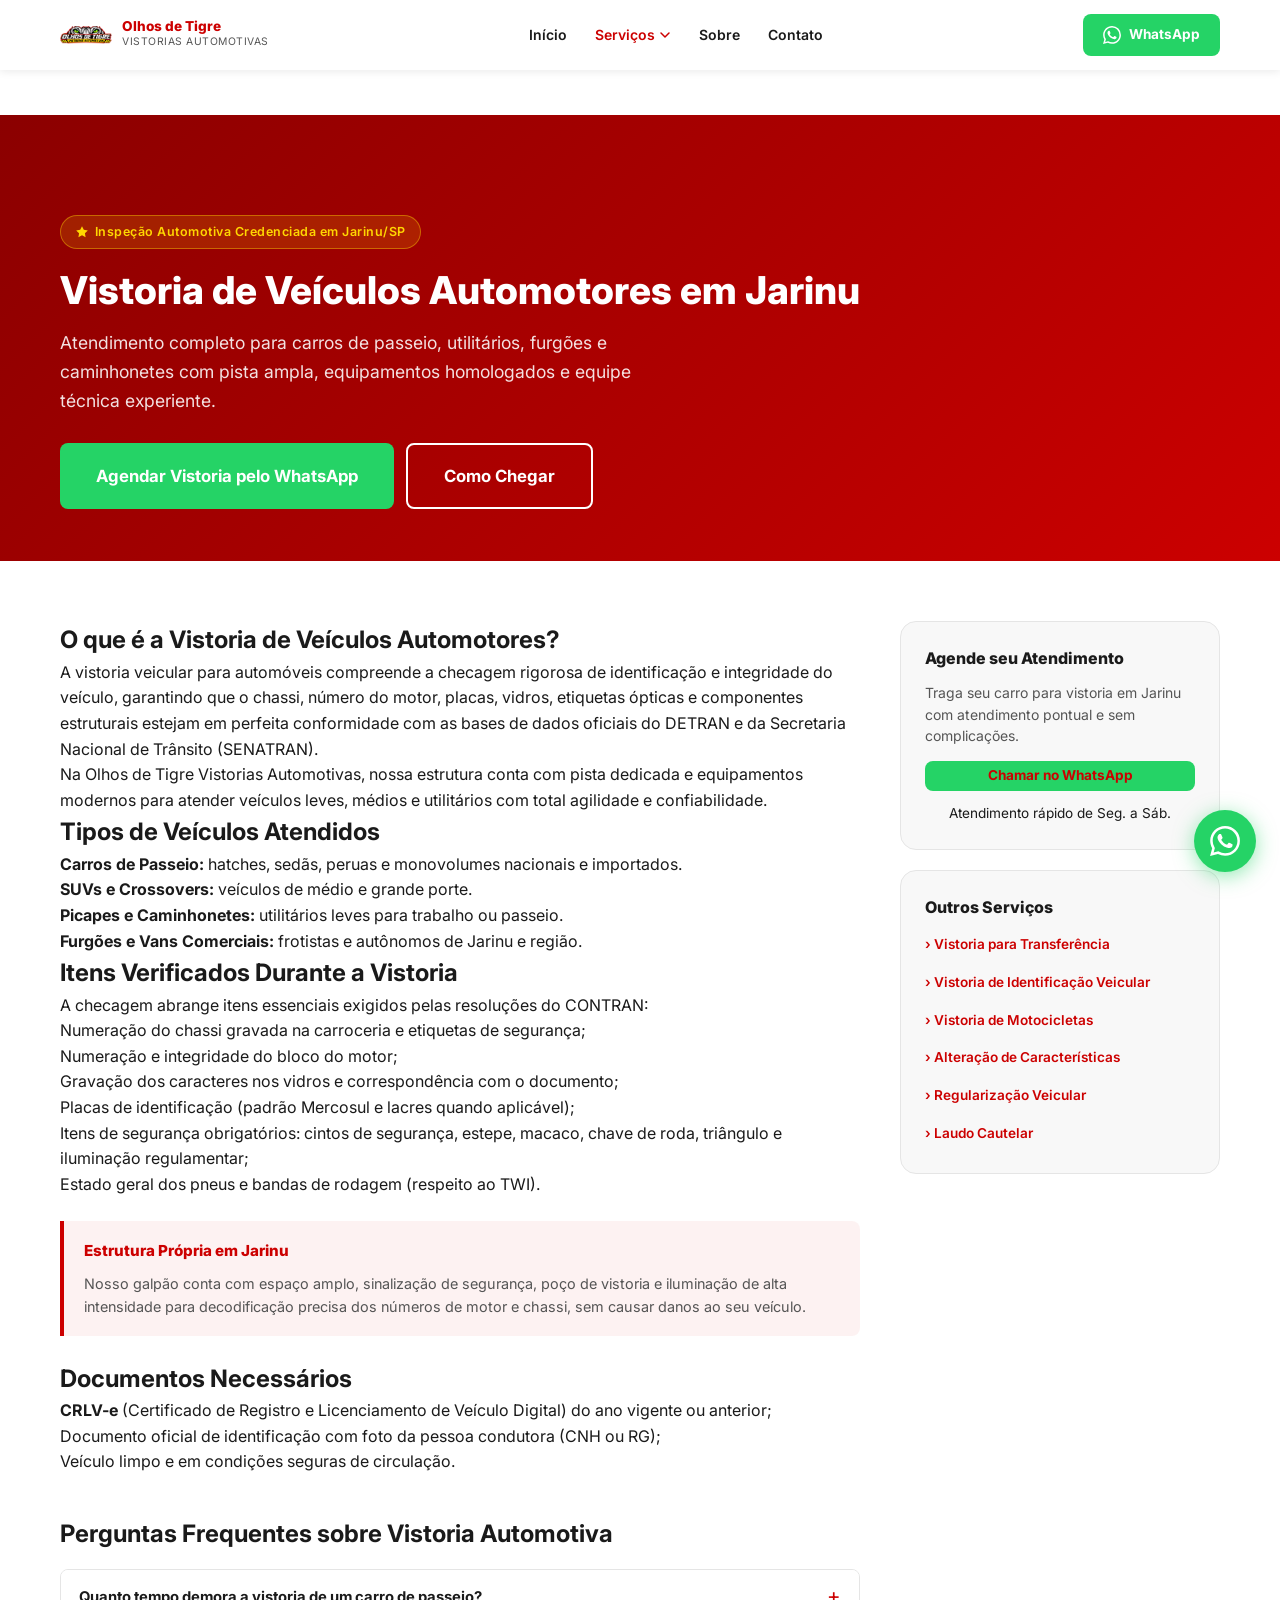
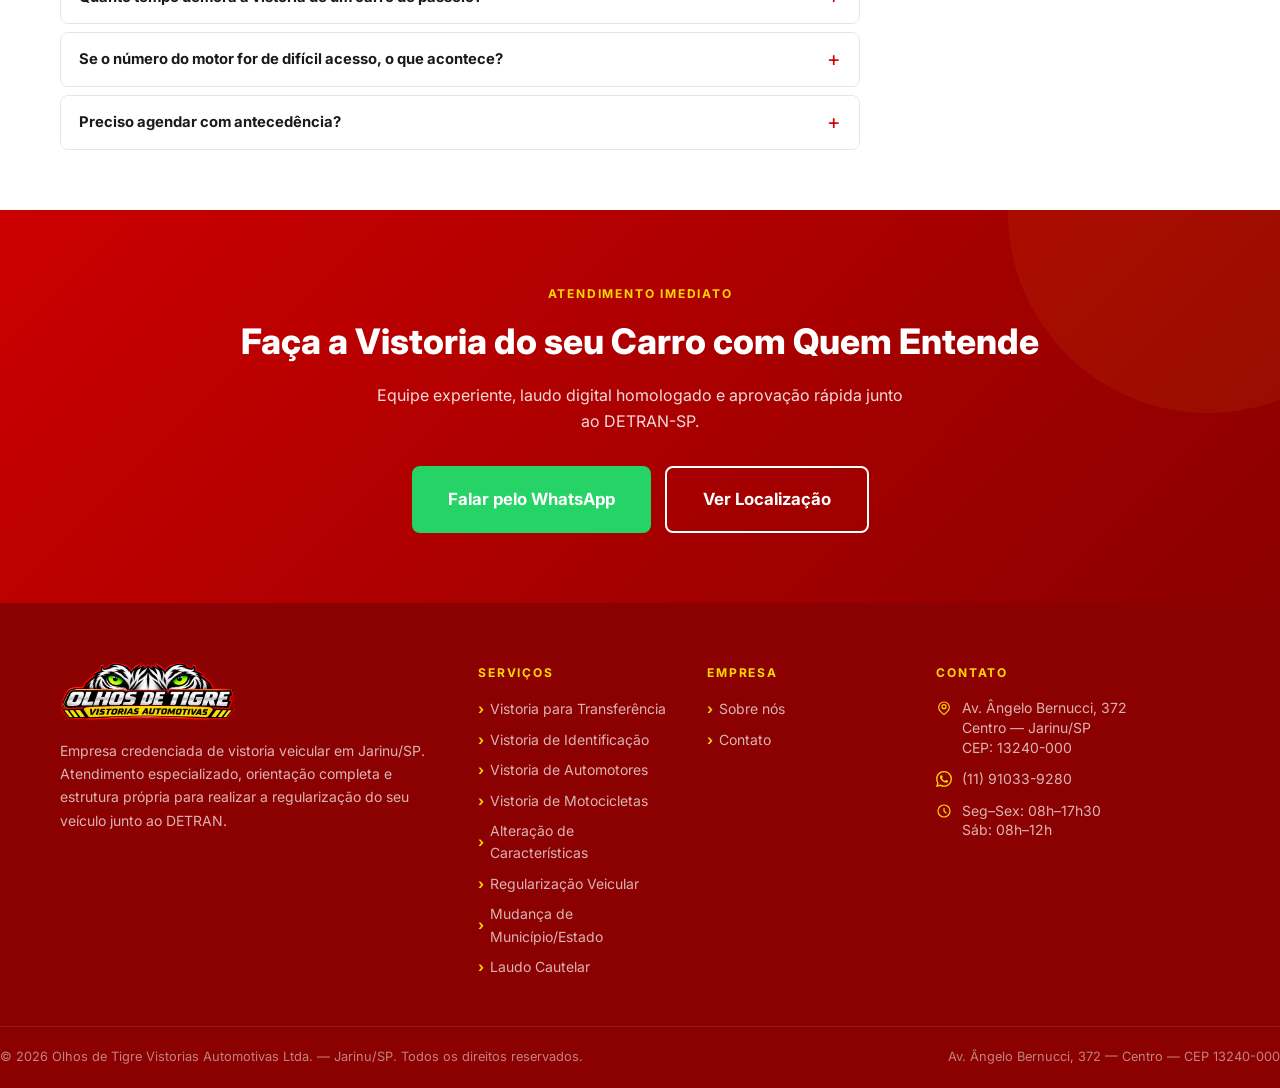
<file: vistoria-veiculos-automotores.html>
﻿<!DOCTYPE html>
<html lang="pt-BR">
<head>
  <meta charset="UTF-8">
  <meta name="viewport" content="width=device-width, initial-scale=1.0">
  <title>Vistoria de Veículos Automotores em Jarinu | Olhos de Tigre</title>
  <meta name="description" content="Vistoria veicular para automóveis, utilitários, picapes e caminhonetes em Jarinu/SP. Inspeção completa de itens de segurança e identificação. Agende pelo WhatsApp.">
  <meta name="robots" content="index, follow">
  <link rel="canonical" href="https://olhosdetigrevistorias.com.br/vistoria-veiculos-automotores.html">

  <!-- Open Graph -->
  <meta property="og:type" content="website">
  <meta property="og:title" content="Vistoria de Veículos Automotores em Jarinu | Olhos de Tigre">
  <meta property="og:description" content="Vistoria técnica para carros, vans e utilitários em Jarinu/SP. Atendimento ágil e credenciado pelo DETRAN.">
  <meta property="og:url" content="https://olhosdetigrevistorias.com.br/vistoria-veiculos-automotores.html">
  <meta property="og:image" content="https://olhosdetigrevistorias.com.br/assets/logo-esportivo-olhos-de-tigre-vistorias-automotivas.png">
  <meta property="og:locale" content="pt_BR">
  <meta property="og:site_name" content="Olhos de Tigre Vistorias Automotivas">

  <link rel="icon" type="image/png" href="assets/logo-esportivo-olhos-de-tigre-vistorias-automotivas.png">
  <link rel="preconnect" href="https://fonts.googleapis.com">
  <link rel="preconnect" href="https://fonts.gstatic.com" crossorigin>
  <link href="https://fonts.googleapis.com/css2?family=Inter:wght@400;500;600;700;800&display=swap" rel="stylesheet">
  <link rel="manifest" href="manifest.json">
  <meta name="theme-color" content="#CC0000">
  <link rel="stylesheet" href="css/style.css">

  <script type="application/ld+json">
  {
    "@context": "https://schema.org",
    "@graph": [
      {
        "@type": "Service",
        "name": "Vistoria de Veículos Automotores",
        "description": "Vistoria veicular técnica para automóveis de passeio, furgões, picapes e veículos comerciais leves em Jarinu/SP.",
        "provider": {
          "@type": "LocalBusiness",
          "name": "Olhos de Tigre Vistorias Automotivas",
          "telephone": "+55-11-91033-9280",
          "address": {
            "@type": "PostalAddress",
            "streetAddress": "Avenida Ângelo Bernucci, 372",
            "addressLocality": "Jarinu",
            "addressRegion": "SP",
            "postalCode": "13240-000",
            "addressCountry": "BR"
          },
          "url": "https://olhosdetigrevistorias.com.br"
        },
        "areaServed": ["Jarinu", "Atibaia", "Bragança Paulista", "Campo Limpo Paulista", "Jundiaí"],
        "url": "https://olhosdetigrevistorias.com.br/vistoria-veiculos-automotores.html"
      },
      {
        "@type": "BreadcrumbList",
        "itemListElement": [
          {"@type": "ListItem", "position": 1, "name": "Início", "item": "https://olhosdetigrevistorias.com.br/"},
          {"@type": "ListItem", "position": 2, "name": "Serviços", "item": "https://olhosdetigrevistorias.com.br/#servicos"},
          {"@type": "ListItem", "position": 3, "name": "Vistoria de Veículos Automotores", "item": "https://olhosdetigrevistorias.com.br/vistoria-veiculos-automotores.html"}
        ]
      }
    ]
  }
  </script>
</head>
<body>

  <!-- HEADER -->
  <header class="header" role="banner">
    <div class="container">
      <div class="header__inner">
        <a href="index.html" class="header__logo" aria-label="Olhos de Tigre Vistorias - Página inicial">
          <img src="assets/logo-esportivo-olhos-de-tigre-vistorias-automotivas.png" alt="Logo Olhos de Tigre Vistorias Automotivas" width="52" height="52" loading="eager">
          <div class="header__logo-text">
            <strong>Olhos de Tigre</strong>
            <span>Vistorias Automotivas</span>
          </div>
        </a>
        <nav class="nav" role="navigation" aria-label="Menu principal">
          <div class="nav__item"><a href="index.html" class="nav__link">Início</a></div>
          <div class="nav__item nav__dropdown">
            <button class="nav__link nav__dropdown-toggle active" aria-haspopup="true" aria-expanded="false">
              Serviços <svg width="12" height="12" viewBox="0 0 12 12" fill="none" aria-hidden="true"><path d="M2 4l4 4 4-4" stroke="currentColor" stroke-width="1.5" stroke-linecap="round" stroke-linejoin="round"/></svg>
            </button>
            <div class="nav__dropdown-menu" role="menu">
              <a href="vistoria-veicular-transferencia.html" role="menuitem">Vistoria para Transferência</a>
              <a href="vistoria-identificacao-veicular.html" role="menuitem">Vistoria de Identificação Veicular</a>
              <a href="vistoria-veiculos-automotores.html" role="menuitem">Vistoria de Veículos Automotores</a>
              <a href="vistoria-motocicletas.html" role="menuitem">Vistoria de Motocicletas</a>
              <a href="vistoria-alteracao-caracteristicas.html" role="menuitem">Vistoria para Alteração de Características</a>
              <a href="vistoria-regularizacao-veicular.html" role="menuitem">Vistoria para Regularização Veicular</a>
              <a href="vistoria-mudanca-municipio-estado.html" role="menuitem">Vistoria — Mudança de Município/Estado</a>
              <a href="laudo-cautelar.html" role="menuitem">Laudo Cautelar</a>
            </div>
          </div>
          <div class="nav__item"><a href="sobre.html" class="nav__link">Sobre</a></div>
          <div class="nav__item"><a href="contato.html" class="nav__link">Contato</a></div>
        </nav>
        <div class="header__cta">
          <a href="https://wa.me/5511910339280?text=Ol%C3%A1%21+Gostaria+de+agendar+uma+vistoria+para+ve%C3%ADculo+automotor." class="btn btn--wa" target="_blank" rel="noopener noreferrer">
            <svg width="18" height="18" viewBox="0 0 24 24" fill="currentColor" aria-hidden="true"><path d="M17.472 14.382c-.297-.149-1.758-.867-2.03-.967-.273-.099-.471-.148-.67.15-.197.297-.767.966-.94 1.164-.173.199-.347.223-.644.075-.297-.15-1.255-.463-2.39-1.475-.883-.788-1.48-1.761-1.653-2.059-.173-.297-.018-.458.13-.606.134-.133.298-.347.446-.52.149-.174.198-.298.298-.497.099-.198.05-.371-.025-.52-.075-.149-.669-1.612-.916-2.207-.242-.579-.487-.5-.669-.51-.173-.008-.371-.01-.57-.01-.198 0-.52.074-.792.372-.272.297-1.04 1.016-1.04 2.479 0 1.462 1.065 2.875 1.213 3.074.149.198 2.096 3.2 5.077 4.487.709.306 1.262.489 1.694.625.712.227 1.36.195 1.871.118.571-.085 1.758-.719 2.006-1.413.248-.694.248-1.289.173-1.413-.074-.124-.272-.198-.57-.347m-5.421 7.403h-.004a9.87 9.87 0 01-5.031-1.378l-.361-.214-3.741.982.998-3.648-.235-.374a9.86 9.86 0 01-1.51-5.26c.001-5.45 4.436-9.884 9.888-9.884 2.64 0 5.122 1.03 6.988 2.898a9.825 9.825 0 012.893 6.994c-.003 5.45-4.437 9.884-9.885 9.884m8.413-18.297A11.815 11.815 0 0012.05 0C5.495 0 .16 5.335.157 11.892c0 2.096.547 4.142 1.588 5.945L.057 24l6.305-1.654a11.882 11.882 0 005.683 1.448h.005c6.554 0 11.89-5.335 11.893-11.893a11.821 11.821 0 00-3.48-8.413z"/></svg>
            WhatsApp
          </a>
        </div>
        <button class="nav-toggle" aria-label="Abrir menu de navegação" aria-expanded="false">
          <span></span><span></span><span></span>
        </button>
      </div>
    </div>
  </header>

  <!-- BREADCRUMB -->
  <div class="breadcrumb" aria-label="Caminho de navegação">
    <div class="container">
      <div class="breadcrumb__list">
        <a href="index.html" class="breadcrumb__item">Início</a>
        <span class="breadcrumb__sep">›</span>
        <a href="index.html#servicos" class="breadcrumb__item">Serviços</a>
        <span class="breadcrumb__sep">›</span>
        <span class="breadcrumb__current">Vistoria de Veículos Automotores</span>
      </div>
    </div>
  </div>

  <main id="conteudo-principal">
    <!-- HERO DA PÁGINA -->
    <section class="page-hero">
      <div class="container">
        <div class="page-hero__badge">
          <svg width="14" height="14" viewBox="0 0 24 24" fill="currentColor" aria-hidden="true"><path d="M12 2l3.09 6.26L22 9.27l-5 4.87 1.18 6.88L12 17.77l-6.18 3.25L7 14.14 2 9.27l6.91-1.01L12 2z"/></svg>
          Inspeção Automotiva Credenciada em Jarinu/SP
        </div>
        <h1 class="page-hero__title">Vistoria de Veículos Automotores em Jarinu</h1>
        <p class="page-hero__desc">Atendimento completo para carros de passeio, utilitários, furgões e caminhonetes com pista ampla, equipamentos homologados e equipe técnica experiente.</p>
        <div class="page-hero__cta">
          <a href="https://wa.me/5511910339280?text=Ol%C3%A1%21+Gostaria+de+agendar+vistoria+para+meu+carro+na+Olhos+de+Tigre." class="btn btn--wa btn--lg" target="_blank" rel="noopener noreferrer">
            Agendar Vistoria pelo WhatsApp
          </a>
          <a href="contato.html" class="btn btn--outline btn--lg">Como Chegar</a>
        </div>
      </div>
    </section>

    <!-- CONTEÚDO PRINCIPAL DO SERVIÇO -->
    <section class="service-content">
      <div class="container">
        <div class="service-content__grid">
          <div class="service-content__main">
            <h2>O que é a Vistoria de Veículos Automotores?</h2>
            <p>A vistoria veicular para automóveis compreende a checagem rigorosa de identificação e integridade do veículo, garantindo que o chassi, número do motor, placas, vidros, etiquetas ópticas e componentes estruturais estejam em perfeita conformidade com as bases de dados oficiais do DETRAN e da Secretaria Nacional de Trânsito (SENATRAN).</p>
            <p>Na Olhos de Tigre Vistorias Automotivas, nossa estrutura conta com pista dedicada e equipamentos modernos para atender veículos leves, médios e utilitários com total agilidade e confiabilidade.</p>

            <h2>Tipos de Veículos Atendidos</h2>
            <ul>
              <li><strong>Carros de Passeio:</strong> hatches, sedãs, peruas e monovolumes nacionais e importados.</li>
              <li><strong>SUVs e Crossovers:</strong> veículos de médio e grande porte.</li>
              <li><strong>Picapes e Caminhonetes:</strong> utilitários leves para trabalho ou passeio.</li>
              <li><strong>Furgões e Vans Comerciais:</strong> frotistas e autônomos de Jarinu e região.</li>
            </ul>

            <h2>Itens Verificados Durante a Vistoria</h2>
            <p>A checagem abrange itens essenciais exigidos pelas resoluções do CONTRAN:</p>
            <ul>
              <li>Numeração do chassi gravada na carroceria e etiquetas de segurança;</li>
              <li>Numeração e integridade do bloco do motor;</li>
              <li>Gravação dos caracteres nos vidros e correspondência com o documento;</li>
              <li>Placas de identificação (padrão Mercosul e lacres quando aplicável);</li>
              <li>Itens de segurança obrigatórios: cintos de segurança, estepe, macaco, chave de roda, triângulo e iluminação regulamentar;</li>
              <li>Estado geral dos pneus e bandas de rodagem (respeito ao TWI).</li>
            </ul>

            <div class="service-box">
              <div class="service-box__title">Estrutura Própria em Jarinu</div>
              <p>Nosso galpão conta com espaço amplo, sinalização de segurança, poço de vistoria e iluminação de alta intensidade para decodificação precisa dos números de motor e chassi, sem causar danos ao seu veículo.</p>
            </div>

            <h2>Documentos Necessários</h2>
            <ul>
              <li><strong>CRLV-e</strong> (Certificado de Registro e Licenciamento de Veículo Digital) do ano vigente ou anterior;</li>
              <li>Documento oficial de identificação com foto da pessoa condutora (CNH ou RG);</li>
              <li>Veículo limpo e em condições seguras de circulação.</li>
            </ul>

            <!-- FAQ -->
            <div class="faq-section" style="margin-top: 40px;">
              <h2>Perguntas Frequentes sobre Vistoria Automotiva</h2>
              <div class="accordion">
                <div class="accordion__item">
                  <button class="accordion__header" aria-expanded="false">
                    <span>Quanto tempo demora a vistoria de um carro de passeio?</span>
                    <span class="accordion__icon">+</span>
                  </button>
                  <div class="accordion__body">
                    <div class="accordion__content">
                      <p>Em média, o procedimento completo leva de 15 a 25 minutos, desde a conferência documental e fotos técnicas até a emissão e validação do laudo no sistema integrado do DETRAN-SP.</p>
                    </div>
                  </div>
                </div>
                <div class="accordion__item">
                  <button class="accordion__header" aria-expanded="false">
                    <span>Se o número do motor for de difícil acesso, o que acontece?</span>
                    <span class="accordion__icon">+</span>
                  </button>
                  <div class="accordion__body">
                    <div class="accordion__content">
                      <p>Dispomos de boroscópios e espelhos articulados de alta definição para leitura ótica em motores de difícil visualização, preservando a originalidade do veículo sem necessidade de desmontagem.</p>
                    </div>
                  </div>
                </div>
                <div class="accordion__item">
                  <button class="accordion__header" aria-expanded="false">
                    <span>Preciso agendar com antecedência?</span>
                    <span class="accordion__icon">+</span>
                  </button>
                  <div class="accordion__body">
                    <div class="accordion__content">
                      <p>Atendemos por ordem de chegada ou horário marcado. Para garantir atendimento imediato sem espera, recomendamos enviar uma mensagem pelo WhatsApp antes de se deslocar.</p>
                    </div>
                  </div>
                </div>
              </div>
            </div>
          </div>

          <!-- SIDEBAR -->
          <aside class="service-sidebar">
            <div class="service-sidebar__card">
              <h3>Agende seu Atendimento</h3>
              <p>Traga seu carro para vistoria em Jarinu com atendimento pontual e sem complicações.</p>
              <a href="https://wa.me/5511910339280?text=Ol%C3%A1%21+Quero+agendar+a+vistoria+do+meu+carro+na+Olhos+de+Tigre." class="btn btn--wa" style="width: 100%; margin-bottom: 12px;" target="_blank" rel="noopener noreferrer">
                Chamar no WhatsApp
              </a>
              <div style="font-size: 0.85rem; color: var(--cor-cinza-600); text-align: center;">
                Atendimento rápido de Seg. a Sáb.
              </div>
            </div>

            <div class="service-sidebar__card">
              <h3>Outros Serviços</h3>
              <ul style="list-style: none; padding: 0; margin: 0; display: flex; flexDirection: column; gap: 8px;">
                <li><a href="vistoria-veicular-transferencia.html" style="color: var(--cor-primaria); font-weight: 600; text-decoration: none;">› Vistoria para Transferência</a></li>
                <li><a href="vistoria-identificacao-veicular.html" style="color: var(--cor-primaria); font-weight: 600; text-decoration: none;">› Vistoria de Identificação Veicular</a></li>
                <li><a href="vistoria-motocicletas.html" style="color: var(--cor-primaria); font-weight: 600; text-decoration: none;">› Vistoria de Motocicletas</a></li>
                <li><a href="vistoria-alteracao-caracteristicas.html" style="color: var(--cor-primaria); font-weight: 600; text-decoration: none;">› Alteração de Características</a></li>
                <li><a href="vistoria-regularizacao-veicular.html" style="color: var(--cor-primaria); font-weight: 600; text-decoration: none;">› Regularização Veicular</a></li>
                <li><a href="laudo-cautelar.html" style="color: var(--cor-primaria); font-weight: 600; text-decoration: none;">› Laudo Cautelar</a></li>
              </ul>
            </div>
          </aside>
        </div>
      </div>
    </section>

    <!-- CTA FINAL -->
    <section class="cta-section">
      <div class="container">
        <span class="section-label" style="color: var(--cor-secundaria);">Atendimento Imediato</span>
        <h2 class="cta-section__title">Faça a Vistoria do seu Carro com Quem Entende</h2>
        <p class="cta-section__subtitle">Equipe experiente, laudo digital homologado e aprovação rápida junto ao DETRAN-SP.</p>
        <div class="cta-section__buttons">
          <a href="https://wa.me/5511910339280?text=Ol%C3%A1%21+Gostaria+de+fazer+a+vistoria+do+meu+carro+em+Jarinu." class="btn btn--wa btn--lg" target="_blank" rel="noopener noreferrer">
            Falar pelo WhatsApp
          </a>
          <a href="contato.html" class="btn btn--outline btn--lg">Ver Localização</a>
        </div>
      </div>
    </section>
  </main>

  <!-- FOOTER -->
  <footer class="footer" role="contentinfo">
    <div class="container">
      <div class="footer__grid">
        <div>
          <div class="footer__logo">
            <img src="assets/logo-esportivo-olhos-de-tigre-vistorias-automotivas.png" alt="Olhos de Tigre Vistorias Automotivas" width="60" height="60" loading="lazy">
          </div>
          <p class="footer__about">Empresa credenciada de vistoria veicular em Jarinu/SP. Atendimento especializado, orientação completa e estrutura própria para realizar a regularização do seu veículo junto ao DETRAN.</p>
        </div>
        <div>
          <h3 class="footer__title">Serviços</h3>
          <div class="footer__links">
            <a href="vistoria-veicular-transferencia.html" class="footer__link">Vistoria para Transferência</a>
            <a href="vistoria-identificacao-veicular.html" class="footer__link">Vistoria de Identificação</a>
            <a href="vistoria-veiculos-automotores.html" class="footer__link">Vistoria de Automotores</a>
            <a href="vistoria-motocicletas.html" class="footer__link">Vistoria de Motocicletas</a>
            <a href="vistoria-alteracao-caracteristicas.html" class="footer__link">Alteração de Características</a>
            <a href="vistoria-regularizacao-veicular.html" class="footer__link">Regularização Veicular</a>
            <a href="vistoria-mudanca-municipio-estado.html" class="footer__link">Mudança de Município/Estado</a>
            <a href="laudo-cautelar.html" class="footer__link">Laudo Cautelar</a>
          </div>
        </div>
        <div>
          <h3 class="footer__title">Empresa</h3>
          <div class="footer__links">
            <a href="sobre.html" class="footer__link">Sobre nós</a>
            <a href="contato.html" class="footer__link">Contato</a>
          </div>
        </div>
        <div>
          <h3 class="footer__title">Contato</h3>
          <div class="footer__contact">
            <div class="footer__contact-item">
              <svg width="16" height="16" fill="none" viewBox="0 0 24 24" stroke="currentColor" stroke-width="1.8" aria-hidden="true"><path stroke-linecap="round" stroke-linejoin="round" d="M17.657 16.657L13.414 20.9a1.998 1.998 0 01-2.827 0l-4.244-4.243a8 8 0 1111.314 0z"/><circle cx="12" cy="10" r="3"/></svg>
              <span>Av. Ângelo Bernucci, 372<br>Centro — Jarinu/SP<br>CEP: 13240-000</span>
            </div>
            <div class="footer__contact-item">
              <svg width="16" height="16" viewBox="0 0 24 24" fill="currentColor" aria-hidden="true"><path d="M17.472 14.382c-.297-.149-1.758-.867-2.03-.967-.273-.099-.471-.148-.67.15-.197.297-.767.966-.94 1.164-.173.199-.347.223-.644.075-.297-.15-1.255-.463-2.39-1.475-.883-.788-1.48-1.761-1.653-2.059-.173-.297-.018-.458.13-.606.134-.133.298-.347.446-.52.149-.174.198-.298.298-.497.099-.198.05-.371-.025-.52-.075-.149-.669-1.612-.916-2.207-.242-.579-.487-.5-.669-.51-.173-.008-.371-.01-.57-.01-.198 0-.52.074-.792.372-.272.297-1.04 1.016-1.04 2.479 0 1.462 1.065 2.875 1.213 3.074.149.198 2.096 3.2 5.077 4.487.709.306 1.262.489 1.694.625.712.227 1.36.195 1.871.118.571-.085 1.758-.719 2.006-1.413.248-.694.248-1.289.173-1.413-.074-.124-.272-.198-.57-.347m-5.421 7.403h-.004a9.87 9.87 0 01-5.031-1.378l-.361-.214-3.741.982.998-3.648-.235-.374a9.86 9.86 0 01-1.51-5.26c.001-5.45 4.436-9.884 9.888-9.884 2.64 0 5.122 1.03 6.988 2.898a9.825 9.825 0 012.893 6.994c-.003 5.45-4.437 9.884-9.885 9.884m8.413-18.297A11.815 11.815 0 0012.05 0C5.495 0 .16 5.335.157 11.892c0 2.096.547 4.142 1.588 5.945L.057 24l6.305-1.654a11.882 11.882 0 005.683 1.448h.005c6.554 0 11.89-5.335 11.893-11.893a11.821 11.821 0 00-3.48-8.413z"/></svg>
              <a href="https://wa.me/5511910339280" target="_blank" rel="noopener noreferrer" style="color: rgba(255,255,255,0.7);">(11) 91033-9280</a>
            </div>
            <div class="footer__contact-item">
              <svg width="16" height="16" fill="none" viewBox="0 0 24 24" stroke="currentColor" stroke-width="1.8" aria-hidden="true"><path stroke-linecap="round" stroke-linejoin="round" d="M12 8v4l3 3m6-3a9 9 0 11-18 0 9 9 0 0118 0z"/></svg>
              <span>Seg–Sex: 08h–17h30<br>Sáb: 08h–12h</span>
            </div>
          </div>
        </div>
      </div>
    </div>
    <div class="footer__bottom">
      <span>© <span id="ano"></span> Olhos de Tigre Vistorias Automotivas Ltda. — Jarinu/SP. Todos os direitos reservados.</span>
      <span>Av. Ângelo Bernucci, 372 — Centro — CEP 13240-000</span>
    </div>
  </footer>

  <!-- WHATSAPP FLUTUANTE -->
  <a href="https://wa.me/5511910339280?text=Ol%C3%A1%21+Gostaria+de+informa%C3%A7%C3%B5es+sobre+vistoria+de+ve%C3%ADculos+automotores."
     class="whatsapp-float" target="_blank" rel="noopener noreferrer" aria-label="Falar pelo WhatsApp">
    <span class="whatsapp-float__tooltip">Fale pelo WhatsApp</span>
    <svg width="30" height="30" viewBox="0 0 24 24" fill="currentColor" aria-hidden="true"><path d="M17.472 14.382c-.297-.149-1.758-.867-2.03-.967-.273-.099-.471-.148-.67.15-.197.297-.767.966-.94 1.164-.173.199-.347.223-.644.075-.297-.15-1.255-.463-2.39-1.475-.883-.788-1.48-1.761-1.653-2.059-.173-.297-.018-.458.13-.606.134-.133.298-.347.446-.52.149-.174.198-.298.298-.497.099-.198.05-.371-.025-.52-.075-.149-.669-1.612-.916-2.207-.242-.579-.487-.5-.669-.51-.173-.008-.371-.01-.57-.01-.198 0-.52.074-.792.372-.272.297-1.04 1.016-1.04 2.479 0 1.462 1.065 2.875 1.213 3.074.149.198 2.096 3.2 5.077 4.487.709.306 1.262.489 1.694.625.712.227 1.36.195 1.871.118.571-.085 1.758-.719 2.006-1.413.248-.694.248-1.289.173-1.413-.074-.124-.272-.198-.57-.347m-5.421 7.403h-.004a9.87 9.87 0 01-5.031-1.378l-.361-.214-3.741.982.998-3.648-.235-.374a9.86 9.86 0 01-1.51-5.26c.001-5.45 4.436-9.884 9.888-9.884 2.64 0 5.122 1.03 6.988 2.898a9.825 9.825 0 012.893 6.994c-.003 5.45-4.437 9.884-9.885 9.884m8.413-18.297A11.815 11.815 0 0012.05 0C5.495 0 .16 5.335.157 11.892c0 2.096.547 4.142 1.588 5.945L.057 24l6.305-1.654a11.882 11.882 0 005.683 1.448h.005c6.554 0 11.89-5.335 11.893-11.893a11.821 11.821 0 00-3.48-8.413z"/></svg>
  </a>

  <script src="js/main.js" defer></script>
</body>
</html>
</file>
<file: css/style.css>
/* ============================================================
   OLHOS DE TIGRE VISTORIAS AUTOMOTIVAS — ESTILOS PRINCIPAIS
   Mobile First | Performance Optimized | Jarinu/SP
   ============================================================ */

/* ---- RESET E VARIÁVEIS ---- */
*, *::before, *::after { box-sizing: border-box; margin: 0; padding: 0; }

:root {
  --cor-primaria: #CC0000;
  --cor-primaria-escura: #8B0000;
  --cor-secundaria: #FFD700;
  --cor-secundaria-escura: #E5C100;
  --cor-verde-wa: #25D366;
  --cor-verde-wa-escura: #1da851;
  --cor-texto: #1a1a1a;
  --cor-texto-claro: #555;
  --cor-texto-muito-claro: #888;
  --cor-fundo: #ffffff;
  --cor-fundo-alt: #f8f8f8;
  --cor-fundo-escuro: #111111;
  --cor-borda: #e5e5e5;
  --sombra-sm: 0 2px 8px rgba(0,0,0,0.08);
  --sombra-md: 0 4px 20px rgba(0,0,0,0.12);
  --sombra-lg: 0 8px 40px rgba(0,0,0,0.16);
  --radius-sm: 4px;
  --radius-md: 8px;
  --radius-lg: 16px;
  --transition: all 0.3s ease;
  --max-width: 1200px;
  --font-principal: 'Inter', system-ui, -apple-system, sans-serif;
}

html { scroll-behavior: smooth; font-size: 16px; }

body {
  font-family: var(--font-principal);
  color: var(--cor-texto);
  background: var(--cor-fundo);
  line-height: 1.6;
  overflow-x: hidden;
}

img { max-width: 100%; height: auto; display: block; }
a { color: inherit; text-decoration: none; }
ul { list-style: none; }
button { cursor: pointer; border: none; background: none; font-family: inherit; }

/* ---- UTILITÁRIOS ---- */
.container { max-width: var(--max-width); margin: 0 auto; padding: 0 20px; }
.section { padding: 60px 0; }
.section--alt { background: var(--cor-fundo-alt); }
.section--dark { background: var(--cor-primaria-escura); color: #fff; }
.section--red { background: var(--cor-primaria); color: #fff; }

.text-center { text-align: center; }
.text-white { color: #fff; }

.section-label {
  display: inline-block;
  font-size: 0.75rem;
  font-weight: 700;
  letter-spacing: 0.15em;
  text-transform: uppercase;
  color: var(--cor-primaria);
  margin-bottom: 10px;
}
.section--dark .section-label,
.section--red .section-label { color: var(--cor-secundaria); }

.section-title {
  font-size: clamp(1.5rem, 3vw, 2.2rem);
  font-weight: 800;
  line-height: 1.25;
  margin-bottom: 16px;
  color: var(--cor-texto);
}
.section--dark .section-title,
.section--red .section-title { color: #fff; }

.section-subtitle {
  font-size: 1rem;
  color: var(--cor-texto-claro);
  max-width: 640px;
  margin: 0 auto;
}
.section--dark .section-subtitle,
.section--red .section-subtitle { color: rgba(255,255,255,0.85); }

/* ---- BOTÕES ---- */
.btn {
  display: inline-flex;
  align-items: center;
  gap: 8px;
  padding: 14px 28px;
  border-radius: var(--radius-md);
  font-weight: 700;
  font-size: 0.95rem;
  transition: var(--transition);
  text-align: center;
  white-space: nowrap;
  cursor: pointer;
}
.btn--red {
  background: var(--cor-primaria);
  color: #fff;
}
.btn--red:hover { background: var(--cor-primaria-escura); transform: translateY(-2px); box-shadow: var(--sombra-md); }

.btn--yellow {
  background: var(--cor-secundaria);
  color: var(--cor-texto);
}
.btn--yellow:hover { background: var(--cor-secundaria-escura); transform: translateY(-2px); box-shadow: var(--sombra-md); }

.btn--outline {
  background: transparent;
  border: 2px solid #fff;
  color: #fff;
}
.btn--outline:hover { background: rgba(255,255,255,0.15); transform: translateY(-2px); }

.btn--wa {
  background: var(--cor-verde-wa);
  color: #fff;
}
.btn--wa:hover { background: var(--cor-verde-wa-escura); transform: translateY(-2px); box-shadow: 0 4px 20px rgba(37,211,102,0.4); }

.btn--lg { padding: 18px 36px; font-size: 1.05rem; }
.btn--full { width: 100%; justify-content: center; }

/* ---- HEADER ---- */
.header {
  position: fixed;
  top: 0;
  left: 0;
  right: 0;
  z-index: 1000;
  background: #fff;
  box-shadow: var(--sombra-sm);
  transition: var(--transition);
}

.header__inner {
  display: flex;
  align-items: center;
  justify-content: space-between;
  height: 70px;
  gap: 20px;
}

.header__logo {
  display: flex;
  align-items: center;
  flex-shrink: 0;
}
.header__logo img {
  height: 52px;
  width: auto;
  object-fit: contain;
}
.header__logo-text {
  display: none;
  flex-direction: column;
  margin-left: 10px;
}
.header__logo-text strong {
  font-size: 0.85rem;
  font-weight: 800;
  color: var(--cor-primaria);
  line-height: 1.1;
}
.header__logo-text span {
  font-size: 0.65rem;
  color: var(--cor-texto-claro);
  letter-spacing: 0.05em;
  text-transform: uppercase;
}

.nav { display: none; align-items: center; gap: 4px; }

.nav__item { position: relative; }

.nav__link {
  display: block;
  padding: 8px 12px;
  font-size: 0.875rem;
  font-weight: 600;
  color: var(--cor-texto);
  border-radius: var(--radius-sm);
  transition: var(--transition);
  white-space: nowrap;
}
.nav__link:hover, .nav__link.active { color: var(--cor-primaria); }

/* Dropdown */
.nav__dropdown { position: relative; }
.nav__dropdown-toggle { display: flex; align-items: center; gap: 4px; }
.nav__dropdown-toggle svg { transition: transform 0.2s; }
.nav__dropdown:hover .nav__dropdown-toggle svg { transform: rotate(180deg); }

.nav__dropdown-menu {
  position: absolute;
  top: calc(100% + 8px);
  left: 0;
  background: #fff;
  border-radius: var(--radius-md);
  box-shadow: var(--sombra-lg);
  border: 1px solid var(--cor-borda);
  min-width: 260px;
  opacity: 0;
  pointer-events: none;
  transform: translateY(8px);
  transition: var(--transition);
  z-index: 100;
}
.nav__dropdown:hover .nav__dropdown-menu {
  opacity: 1;
  pointer-events: all;
  transform: translateY(0);
}
.nav__dropdown-menu a {
  display: block;
  padding: 10px 16px;
  font-size: 0.85rem;
  color: var(--cor-texto);
  transition: var(--transition);
  border-bottom: 1px solid var(--cor-borda);
}
.nav__dropdown-menu a:last-child { border-bottom: none; }
.nav__dropdown-menu a:hover { background: var(--cor-fundo-alt); color: var(--cor-primaria); padding-left: 20px; }

.header__cta { display: none; align-items: center; gap: 10px; }
.header__cta .btn { padding: 10px 20px; font-size: 0.85rem; }

/* Mobile toggle */
.nav-toggle {
  display: flex;
  flex-direction: column;
  gap: 5px;
  padding: 8px;
  cursor: pointer;
  border-radius: var(--radius-sm);
  transition: var(--transition);
}
.nav-toggle:hover { background: var(--cor-fundo-alt); }
.nav-toggle span {
  display: block;
  width: 24px;
  height: 2px;
  background: var(--cor-texto);
  border-radius: 2px;
  transition: var(--transition);
}
.nav-toggle.active span:nth-child(1) { transform: rotate(45deg) translate(5px, 5px); }
.nav-toggle.active span:nth-child(2) { opacity: 0; }
.nav-toggle.active span:nth-child(3) { transform: rotate(-45deg) translate(5px, -5px); }

/* Mobile menu */
.mobile-menu {
  position: fixed;
  top: 70px;
  left: 0;
  right: 0;
  bottom: 0;
  background: #fff;
  z-index: 999;
  overflow-y: auto;
  transform: translateX(-100%);
  transition: transform 0.35s cubic-bezier(0.4,0,0.2,1);
  padding: 20px;
}
.mobile-menu.active { transform: translateX(0); }

.mobile-menu__group { margin-bottom: 24px; }
.mobile-menu__title {
  font-size: 0.7rem;
  font-weight: 700;
  letter-spacing: 0.15em;
  text-transform: uppercase;
  color: var(--cor-texto-muito-claro);
  margin-bottom: 8px;
  padding: 0 8px;
}
.mobile-menu__link {
  display: flex;
  align-items: center;
  gap: 10px;
  padding: 12px 8px;
  font-size: 0.95rem;
  font-weight: 600;
  color: var(--cor-texto);
  border-bottom: 1px solid var(--cor-borda);
  transition: var(--transition);
}
.mobile-menu__link:hover { color: var(--cor-primaria); }
.mobile-menu__link svg { flex-shrink: 0; }
.mobile-menu__wa {
  display: flex;
  align-items: center;
  justify-content: center;
  gap: 8px;
  padding: 16px;
  background: var(--cor-verde-wa);
  color: #fff;
  border-radius: var(--radius-md);
  font-weight: 700;
  font-size: 1rem;
  margin-top: 20px;
}

/* ---- HERO ---- */
.hero {
  position: relative;
  min-height: 85vh;
  display: flex;
  align-items: center;
  margin-top: 70px;
  overflow: hidden;
}

.hero__bg {
  position: absolute;
  inset: 0;
  z-index: 0;
}
.hero__bg img {
  width: 100%;
  height: 100%;
  object-fit: cover;
  object-position: center;
}
.hero__overlay {
  position: absolute;
  inset: 0;
  background: linear-gradient(135deg, rgba(139,0,0,0.88) 0%, rgba(0,0,0,0.65) 100%);
}

.hero__content {
  position: relative;
  z-index: 2;
  color: #fff;
  padding: 60px 0;
  max-width: 700px;
}

.hero__badge {
  display: inline-flex;
  align-items: center;
  gap: 6px;
  background: rgba(255,215,0,0.15);
  border: 1px solid rgba(255,215,0,0.4);
  color: var(--cor-secundaria);
  padding: 6px 14px;
  border-radius: 100px;
  font-size: 0.8rem;
  font-weight: 600;
  letter-spacing: 0.05em;
  margin-bottom: 20px;
}

.hero__title {
  font-size: clamp(1.8rem, 5vw, 3rem);
  font-weight: 800;
  line-height: 1.15;
  margin-bottom: 20px;
  text-shadow: 0 2px 10px rgba(0,0,0,0.3);
}
.hero__title span { color: var(--cor-secundaria); }

.hero__subtitle {
  font-size: clamp(1rem, 2vw, 1.15rem);
  line-height: 1.65;
  color: rgba(255,255,255,0.9);
  margin-bottom: 36px;
  max-width: 580px;
}

.hero__buttons {
  display: flex;
  flex-wrap: wrap;
  gap: 14px;
  margin-bottom: 40px;
}

.hero__stats {
  display: flex;
  flex-wrap: wrap;
  gap: 24px;
}
.hero__stat { text-align: center; }
.hero__stat-num {
  display: block;
  font-size: 1.8rem;
  font-weight: 800;
  color: var(--cor-secundaria);
  line-height: 1;
}
.hero__stat-label {
  font-size: 0.75rem;
  color: rgba(255,255,255,0.75);
  margin-top: 4px;
}

/* Hero page (serviços internos) */
.hero-page {
  background: linear-gradient(135deg, var(--cor-primaria-escura), var(--cor-primaria));
  padding: 100px 0 60px;
  color: #fff;
  margin-top: 70px;
}
.hero-page__title {
  font-size: clamp(1.6rem, 4vw, 2.5rem);
  font-weight: 800;
  margin-bottom: 12px;
}
.hero-page__sub {
  font-size: 1.05rem;
  color: rgba(255,255,255,0.85);
  max-width: 600px;
}

/* ---- BREADCRUMBS ---- */
.breadcrumb {
  display: flex;
  flex-wrap: wrap;
  gap: 6px;
  align-items: center;
  font-size: 0.8rem;
  color: rgba(255,255,255,0.75);
  margin-bottom: 20px;
}
.breadcrumb a { color: rgba(255,255,255,0.75); }
.breadcrumb a:hover { color: var(--cor-secundaria); }
.breadcrumb-sep { opacity: 0.5; }
.breadcrumb span { color: var(--cor-secundaria); font-weight: 600; }

/* ---- CARDS DE SERVIÇOS ---- */
.services-grid {
  display: grid;
  grid-template-columns: repeat(auto-fill, minmax(260px, 1fr));
  gap: 24px;
  margin-top: 48px;
}

.service-card {
  background: #fff;
  border-radius: var(--radius-lg);
  padding: 28px 24px;
  box-shadow: var(--sombra-sm);
  border-top: 4px solid var(--cor-primaria);
  transition: var(--transition);
  display: flex;
  flex-direction: column;
  gap: 12px;
}
.service-card:hover {
  transform: translateY(-6px);
  box-shadow: var(--sombra-lg);
  border-top-color: var(--cor-secundaria);
}

.service-card__icon {
  width: 56px;
  height: 56px;
  background: rgba(204,0,0,0.08);
  border-radius: var(--radius-md);
  display: flex;
  align-items: center;
  justify-content: center;
  flex-shrink: 0;
}
.service-card__icon svg { color: var(--cor-primaria); }

.service-card__title {
  font-size: 1rem;
  font-weight: 700;
  color: var(--cor-texto);
  line-height: 1.3;
}

.service-card__desc {
  font-size: 0.875rem;
  color: var(--cor-texto-claro);
  line-height: 1.6;
  flex: 1;
}

.service-card__link {
  display: inline-flex;
  align-items: center;
  gap: 6px;
  font-size: 0.85rem;
  font-weight: 700;
  color: var(--cor-primaria);
  transition: var(--transition);
  margin-top: auto;
}
.service-card__link:hover { gap: 10px; }

/* ---- POR QUE ESCOLHER ---- */
.features-grid {
  display: grid;
  grid-template-columns: repeat(auto-fill, minmax(220px, 1fr));
  gap: 24px;
  margin-top: 48px;
}

.feature-item {
  display: flex;
  flex-direction: column;
  align-items: flex-start;
  gap: 12px;
}

.feature-item__icon {
  width: 52px;
  height: 52px;
  background: rgba(255,215,0,0.15);
  border-radius: var(--radius-md);
  display: flex;
  align-items: center;
  justify-content: center;
  flex-shrink: 0;
}
.feature-item__icon svg { color: var(--cor-secundaria); }

.feature-item__title {
  font-size: 1rem;
  font-weight: 700;
  color: #fff;
}
.feature-item__desc { font-size: 0.875rem; color: rgba(255,255,255,0.78); line-height: 1.6; }

/* ---- GALERIA / ESTRUTURA ---- */
.estrutura-grid {
  display: grid;
  grid-template-columns: 1fr;
  gap: 24px;
  margin-top: 48px;
}

.estrutura-img {
  position: relative;
  border-radius: var(--radius-lg);
  overflow: hidden;
  aspect-ratio: 16/9;
}
.estrutura-img img {
  width: 100%;
  height: 100%;
  object-fit: cover;
  transition: transform 0.5s ease;
}
.estrutura-img:hover img { transform: scale(1.04); }
.estrutura-img__caption {
  position: absolute;
  bottom: 0;
  left: 0;
  right: 0;
  padding: 16px;
  background: linear-gradient(to top, rgba(0,0,0,0.75), transparent);
  color: #fff;
  font-size: 0.875rem;
  font-weight: 600;
}

/* ---- COMO FUNCIONA ---- */
.process-steps {
  display: grid;
  grid-template-columns: 1fr;
  gap: 24px;
  margin-top: 48px;
  position: relative;
}

.process-step {
  display: flex;
  gap: 20px;
  align-items: flex-start;
}

.process-step__number {
  flex-shrink: 0;
  width: 52px;
  height: 52px;
  background: var(--cor-primaria);
  color: #fff;
  border-radius: 50%;
  display: flex;
  align-items: center;
  justify-content: center;
  font-size: 1.3rem;
  font-weight: 800;
  box-shadow: 0 4px 15px rgba(204,0,0,0.3);
}

.process-step__content { flex: 1; }
.process-step__title {
  font-size: 1.05rem;
  font-weight: 700;
  color: var(--cor-texto);
  margin-bottom: 6px;
}
.process-step__desc { font-size: 0.9rem; color: var(--cor-texto-claro); line-height: 1.6; }

/* ---- AVALIAÇÕES ---- */
.reviews-grid {
  display: grid;
  grid-template-columns: 1fr;
  gap: 20px;
  margin-top: 48px;
}

.review-card {
  background: #fff;
  border-radius: var(--radius-lg);
  padding: 24px;
  box-shadow: var(--sombra-sm);
  border-left: 4px solid var(--cor-secundaria);
}

.review-card__stars { color: #FFB800; font-size: 1.1rem; letter-spacing: 2px; margin-bottom: 10px; }

.review-card__text {
  font-size: 0.925rem;
  line-height: 1.65;
  color: var(--cor-texto-claro);
  font-style: italic;
  margin-bottom: 14px;
}

.review-card__author {
  display: flex;
  align-items: center;
  gap: 10px;
}
.review-card__avatar {
  width: 40px;
  height: 40px;
  border-radius: 50%;
  background: var(--cor-primaria);
  color: #fff;
  display: flex;
  align-items: center;
  justify-content: center;
  font-weight: 800;
  font-size: 0.95rem;
  flex-shrink: 0;
}
.review-card__name { font-weight: 700; font-size: 0.9rem; }
.review-card__date { font-size: 0.75rem; color: var(--cor-texto-muito-claro); }

.reviews-cta {
  text-align: center;
  margin-top: 32px;
}

/* ---- LOCALIZAÇÃO ---- */
.location-wrapper {
  display: grid;
  grid-template-columns: 1fr;
  gap: 32px;
  margin-top: 48px;
}

.location-info { display: flex; flex-direction: column; gap: 20px; }

.info-item {
  display: flex;
  gap: 14px;
  align-items: flex-start;
}
.info-item__icon {
  width: 44px;
  height: 44px;
  background: rgba(204,0,0,0.1);
  border-radius: var(--radius-md);
  display: flex;
  align-items: center;
  justify-content: center;
  flex-shrink: 0;
  color: var(--cor-primaria);
}
.info-item__label {
  font-size: 0.75rem;
  font-weight: 700;
  letter-spacing: 0.08em;
  text-transform: uppercase;
  color: var(--cor-texto-muito-claro);
  margin-bottom: 2px;
}
.info-item__value {
  font-size: 0.95rem;
  font-weight: 600;
  color: var(--cor-texto);
  line-height: 1.4;
}
.info-item__value a { color: var(--cor-primaria); }
.info-item__value a:hover { text-decoration: underline; }

.map-container {
  border-radius: var(--radius-lg);
  overflow: hidden;
  box-shadow: var(--sombra-md);
  aspect-ratio: 4/3;
}
.map-container iframe {
  width: 100%;
  height: 100%;
  border: 0;
  display: block;
}

/* ---- HORÁRIOS ---- */
.horario-grid {
  display: flex;
  flex-direction: column;
  gap: 2px;
  background: var(--cor-fundo-alt);
  border-radius: var(--radius-md);
  overflow: hidden;
  font-size: 0.875rem;
}
.horario-row {
  display: flex;
  justify-content: space-between;
  align-items: center;
  padding: 10px 14px;
  background: #fff;
  border-bottom: 1px solid var(--cor-borda);
}
.horario-row:last-child { border-bottom: none; }
.horario-row__dia { font-weight: 600; color: var(--cor-texto); }
.horario-row__hora { color: var(--cor-primaria); font-weight: 700; }
.horario-row__hora.fechado { color: var(--cor-texto-muito-claro); }

/* ---- FAQ ---- */
.faq-list {
  margin-top: 48px;
  display: flex;
  flex-direction: column;
  gap: 10px;
}

.faq-item {
  background: #fff;
  border-radius: var(--radius-md);
  border: 1px solid var(--cor-borda);
  overflow: hidden;
  transition: var(--transition);
}
.faq-item:hover { border-color: var(--cor-primaria); }
.faq-item.active { border-color: var(--cor-primaria); box-shadow: var(--sombra-sm); }

.faq-question {
  display: flex;
  justify-content: space-between;
  align-items: center;
  gap: 12px;
  padding: 18px 20px;
  cursor: pointer;
  font-weight: 700;
  font-size: 0.95rem;
  color: var(--cor-texto);
  transition: var(--transition);
  -webkit-user-select: none;
  user-select: none;
}
.faq-question:hover { color: var(--cor-primaria); }
.faq-item.active .faq-question { color: var(--cor-primaria); }

.faq-icon {
  flex-shrink: 0;
  width: 24px;
  height: 24px;
  background: rgba(204,0,0,0.08);
  border-radius: 50%;
  display: flex;
  align-items: center;
  justify-content: center;
  transition: transform 0.3s;
  color: var(--cor-primaria);
}
.faq-item.active .faq-icon { transform: rotate(45deg); background: var(--cor-primaria); color: #fff; }

.faq-answer {
  max-height: 0;
  overflow: hidden;
  transition: max-height 0.35s ease;
}
.faq-answer__inner {
  padding: 0 20px 18px;
  font-size: 0.9rem;
  line-height: 1.7;
  color: var(--cor-texto-claro);
}

/* ---- CTA SECTION ---- */
.cta-section {
  background: linear-gradient(135deg, var(--cor-primaria) 0%, var(--cor-primaria-escura) 100%);
  padding: 70px 0;
  text-align: center;
  color: #fff;
  position: relative;
  overflow: hidden;
}
.cta-section::before {
  content: '';
  position: absolute;
  top: -50%;
  right: -10%;
  width: 400px;
  height: 400px;
  border-radius: 50%;
  background: rgba(255,215,0,0.06);
  pointer-events: none;
}
.cta-section__title {
  font-size: clamp(1.5rem, 3vw, 2.2rem);
  font-weight: 800;
  margin-bottom: 14px;
}
.cta-section__subtitle {
  font-size: 1rem;
  color: rgba(255,255,255,0.85);
  margin-bottom: 32px;
  max-width: 540px;
  margin-left: auto;
  margin-right: auto;
}
.cta-section__buttons { display: flex; flex-wrap: wrap; gap: 14px; justify-content: center; }

/* ---- SERVICE PAGE ---- */
.service-content { padding: 60px 0; }
.service-content__grid {
  display: grid;
  grid-template-columns: 1fr;
  gap: 40px;
}
.service-content__main {}
.service-content__sidebar {}

.content-block { margin-bottom: 36px; }
.content-block h2 {
  font-size: 1.3rem;
  font-weight: 800;
  color: var(--cor-primaria);
  margin-bottom: 14px;
  padding-bottom: 10px;
  border-bottom: 2px solid var(--cor-secundaria);
}
.content-block p { font-size: 0.95rem; line-height: 1.75; color: var(--cor-texto-claro); margin-bottom: 14px; }
.content-block ul { display: flex; flex-direction: column; gap: 8px; }
.content-block ul li {
  display: flex;
  align-items: flex-start;
  gap: 10px;
  font-size: 0.925rem;
  color: var(--cor-texto-claro);
  line-height: 1.5;
}
.content-block ul li::before {
  content: '';
  flex-shrink: 0;
  width: 8px;
  height: 8px;
  border-radius: 50%;
  background: var(--cor-primaria);
  margin-top: 7px;
}

.sidebar-card {
  background: var(--cor-fundo-alt);
  border-radius: var(--radius-lg);
  padding: 24px;
  margin-bottom: 24px;
  border: 1px solid var(--cor-borda);
}
.sidebar-card--red {
  background: var(--cor-primaria);
  color: #fff;
  border-color: var(--cor-primaria);
}
.sidebar-card__title {
  font-size: 1rem;
  font-weight: 800;
  margin-bottom: 14px;
  color: var(--cor-texto);
}
.sidebar-card--red .sidebar-card__title { color: #fff; }

.sidebar-links { display: flex; flex-direction: column; gap: 4px; }
.sidebar-link {
  display: flex;
  align-items: center;
  gap: 8px;
  padding: 10px 12px;
  border-radius: var(--radius-sm);
  font-size: 0.85rem;
  font-weight: 600;
  color: var(--cor-texto);
  transition: var(--transition);
  background: #fff;
  border: 1px solid var(--cor-borda);
}
.sidebar-link:hover { color: var(--cor-primaria); border-color: var(--cor-primaria); transform: translateX(4px); }

/* Process steps (service pages) */
.steps-list { display: flex; flex-direction: column; gap: 16px; margin-top: 8px; }
.step-item {
  display: flex;
  gap: 14px;
  align-items: flex-start;
  padding: 14px;
  background: var(--cor-fundo-alt);
  border-radius: var(--radius-md);
}
.step-item__num {
  flex-shrink: 0;
  width: 32px;
  height: 32px;
  background: var(--cor-primaria);
  color: #fff;
  border-radius: 50%;
  display: flex;
  align-items: center;
  justify-content: center;
  font-weight: 800;
  font-size: 0.85rem;
}
.step-item__text { font-size: 0.9rem; color: var(--cor-texto-claro); line-height: 1.5; padding-top: 6px; }

/* ---- FOOTER ---- */
.footer {
  background: var(--cor-primaria-escura);
  color: rgba(255,255,255,0.85);
  padding: 60px 0 0;
}

.footer__grid {
  display: grid;
  grid-template-columns: 1fr;
  gap: 40px;
  margin-bottom: 48px;
}

.footer__logo { margin-bottom: 16px; }
.footer__logo img { height: 60px; width: auto; }
.footer__about { font-size: 0.875rem; line-height: 1.65; color: rgba(255,255,255,0.7); }

.footer__title {
  font-size: 0.75rem;
  font-weight: 700;
  letter-spacing: 0.15em;
  text-transform: uppercase;
  color: var(--cor-secundaria);
  margin-bottom: 16px;
}

.footer__links { display: flex; flex-direction: column; gap: 8px; }
.footer__link {
  font-size: 0.875rem;
  color: rgba(255,255,255,0.7);
  transition: var(--transition);
  display: flex;
  align-items: center;
  gap: 6px;
}
.footer__link::before {
  content: '›';
  color: var(--cor-secundaria);
  font-weight: 700;
}
.footer__link:hover { color: #fff; transform: translateX(4px); }

.footer__contact { display: flex; flex-direction: column; gap: 12px; }
.footer__contact-item {
  display: flex;
  gap: 10px;
  align-items: flex-start;
  font-size: 0.875rem;
  color: rgba(255,255,255,0.7);
  line-height: 1.4;
}
.footer__contact-item svg { flex-shrink: 0; color: var(--cor-secundaria); margin-top: 2px; }

.footer__bottom {
  border-top: 1px solid rgba(255,255,255,0.1);
  padding: 20px 0;
  display: flex;
  flex-direction: column;
  align-items: center;
  gap: 8px;
  text-align: center;
  font-size: 0.8rem;
  color: rgba(255,255,255,0.5);
}

/* ---- WHATSAPP FLUTUANTE ---- */
.whatsapp-float {
  position: fixed;
  bottom: 28px;
  right: 24px;
  z-index: 998;
  width: 62px;
  height: 62px;
  background: var(--cor-verde-wa);
  border-radius: 50%;
  display: flex;
  align-items: center;
  justify-content: center;
  box-shadow: 0 4px 20px rgba(37,211,102,0.5);
  animation: float-pulse 2.5s ease-in-out infinite;
  transition: var(--transition);
}
.whatsapp-float:hover {
  transform: scale(1.12);
  box-shadow: 0 8px 30px rgba(37,211,102,0.6);
}
.whatsapp-float svg { color: #fff; }

.whatsapp-float__tooltip {
  position: absolute;
  right: 70px;
  background: #333;
  color: #fff;
  font-size: 0.75rem;
  font-weight: 600;
  padding: 6px 12px;
  border-radius: var(--radius-sm);
  white-space: nowrap;
  opacity: 0;
  pointer-events: none;
  transition: var(--transition);
}
.whatsapp-float:hover .whatsapp-float__tooltip { opacity: 1; }

@keyframes float-pulse {
  0%, 100% { box-shadow: 0 4px 20px rgba(37,211,102,0.5); }
  50% { box-shadow: 0 4px 30px rgba(37,211,102,0.8); }
}

/* ---- ABOUT PAGE ---- */
.about-grid {
  display: grid;
  grid-template-columns: 1fr;
  gap: 40px;
  align-items: center;
}
.about-img {
  border-radius: var(--radius-lg);
  overflow: hidden;
  box-shadow: var(--sombra-lg);
}
.about-img img { width: 100%; height: auto; }

.values-grid {
  display: grid;
  grid-template-columns: 1fr;
  gap: 20px;
  margin-top: 32px;
}
.value-card {
  display: flex;
  gap: 16px;
  padding: 20px;
  background: #fff;
  border-radius: var(--radius-md);
  box-shadow: var(--sombra-sm);
  border-left: 4px solid var(--cor-primaria);
}
.value-card__icon {
  flex-shrink: 0;
  width: 44px;
  height: 44px;
  background: rgba(204,0,0,0.08);
  border-radius: var(--radius-sm);
  display: flex;
  align-items: center;
  justify-content: center;
  color: var(--cor-primaria);
}
.value-card__title { font-weight: 700; margin-bottom: 4px; }
.value-card__desc { font-size: 0.875rem; color: var(--cor-texto-claro); }

/* ---- CONTACT PAGE ---- */
.contact-grid {
  display: grid;
  grid-template-columns: 1fr;
  gap: 40px;
  margin-top: 48px;
}

.contact-form { background: #fff; border-radius: var(--radius-lg); padding: 32px; box-shadow: var(--sombra-md); }
.form-title { font-size: 1.3rem; font-weight: 800; margin-bottom: 24px; }
.form-group { margin-bottom: 20px; }
.form-label { display: block; font-size: 0.85rem; font-weight: 700; margin-bottom: 6px; color: var(--cor-texto); }
.form-input, .form-textarea, .form-select {
  width: 100%;
  padding: 12px 16px;
  border: 2px solid var(--cor-borda);
  border-radius: var(--radius-md);
  font-size: 0.95rem;
  font-family: var(--font-principal);
  color: var(--cor-texto);
  background: #fff;
  transition: var(--transition);
  -webkit-appearance: none;
  appearance: none;
}
.form-input:focus, .form-textarea:focus, .form-select:focus {
  outline: none;
  border-color: var(--cor-primaria);
  box-shadow: 0 0 0 3px rgba(204,0,0,0.08);
}
.form-textarea { resize: vertical; min-height: 120px; }
.form-note { font-size: 0.75rem; color: var(--cor-texto-muito-claro); margin-top: 6px; }

/* ---- 404 PAGE ---- */
.page-404 {
  min-height: 70vh;
  display: flex;
  align-items: center;
  justify-content: center;
  text-align: center;
  padding: 80px 20px;
  margin-top: 70px;
}
.page-404__code {
  font-size: clamp(5rem, 15vw, 10rem);
  font-weight: 800;
  color: var(--cor-primaria);
  line-height: 1;
  opacity: 0.15;
}
.page-404__title { font-size: 1.5rem; font-weight: 800; margin-bottom: 12px; }
.page-404__desc { font-size: 1rem; color: var(--cor-texto-claro); margin-bottom: 32px; }

/* ---- ANIMAÇÕES ---- */
.reveal {
  opacity: 0;
  transform: translateY(24px);
  transition: opacity 0.6s ease, transform 0.6s ease;
}
.reveal.visible { opacity: 1; transform: translateY(0); }
.reveal-delay-1 { transition-delay: 0.1s; }
.reveal-delay-2 { transition-delay: 0.2s; }
.reveal-delay-3 { transition-delay: 0.3s; }
.reveal-delay-4 { transition-delay: 0.4s; }

/* ---- TABLET (768px+) ---- */
@media (min-width: 768px) {
  .section { padding: 80px 0; }

  .header__logo-text { display: flex; }
  .header__cta { display: flex; }
  .nav { display: flex; }
  .nav-toggle { display: none; }

  .hero__stats { gap: 36px; }

  .services-grid { grid-template-columns: repeat(2, 1fr); }
  .features-grid { grid-template-columns: repeat(2, 1fr); }
  .reviews-grid { grid-template-columns: repeat(2, 1fr); }

  .estrutura-grid { grid-template-columns: repeat(2, 1fr); }
  .process-steps { grid-template-columns: repeat(2, 1fr); }

  .location-wrapper { grid-template-columns: 1fr 1fr; }

  .footer__grid { grid-template-columns: 1fr 1fr; }
  .footer__bottom { flex-direction: row; justify-content: space-between; }

  .service-content__grid { grid-template-columns: 1fr 320px; }
  .about-grid { grid-template-columns: 1fr 1fr; }
  .values-grid { grid-template-columns: repeat(2, 1fr); }
  .contact-grid { grid-template-columns: 1fr 1fr; }
  .map-container { aspect-ratio: 16/9; }
}

/* ---- DESKTOP (1024px+) ---- */
@media (min-width: 1024px) {
  .services-grid { grid-template-columns: repeat(4, 1fr); }
  .features-grid { grid-template-columns: repeat(3, 1fr); }
  .reviews-grid { grid-template-columns: repeat(3, 1fr); }
  .footer__grid { grid-template-columns: 2fr 1fr 1fr 1.5fr; }
  .process-steps { grid-template-columns: repeat(4, 1fr); }
  .estrutura-grid { grid-template-columns: repeat(2, 1fr); }
}

/* ---- PRINT ---- */
@media print {
  .header, .whatsapp-float, .mobile-menu, .nav-toggle { display: none !important; }
  body { margin-top: 0; }
}

/* ---- MOBILE OVERFLOW FIXES (service pages) ---- */
.service-content__main h2,
.service-content__main p,
.service-content__main ul,
.service-content__main li,
.service-sidebar__card p,
.service-sidebar__card ul,
.accordion__content p {
  word-break: break-word;
  overflow-wrap: break-word;
}
.service-content__grid {
  overflow: hidden;
}
.service-sidebar__card ul {
  display: flex;
  flex-direction: column;
  gap: 8px;
}
.service-sidebar__card ul li a {
  word-break: break-word;
}
/* Prevent inline style grid from collapsing on mobile */
@media (max-width: 767px) {
  .about-grid,
  [style*="grid-template-columns: 1fr 1fr"] {
    display: flex !important;
    flex-direction: column !important;
    gap: 32px !important;
  }
  .service-content__grid {
    display: flex !important;
    flex-direction: column !important;
  }
  .btn--lg {
    padding: 15px 24px;
    font-size: 0.95rem;
  }
  .hero__bg img {
    object-position: 30% center;
  }
}

/* ---- PHOTO GALLERY (sobre.html) ---- */
.gallery-grid {
  display: grid;
  grid-template-columns: repeat(2, 1fr);
  gap: 12px;
  margin-top: 32px;
}
@media (min-width: 768px) {
  .gallery-grid {
    grid-template-columns: repeat(3, 1fr);
    gap: 16px;
  }
}
@media (min-width: 1024px) {
  .gallery-grid {
    grid-template-columns: repeat(4, 1fr);
  }
}
.gallery-item {
  position: relative;
  border-radius: var(--radius-md);
  overflow: hidden;
  aspect-ratio: 4/3;
  background: var(--cor-fundo-alt);
}
.gallery-item img {
  width: 100%;
  height: 100%;
  object-fit: cover;
  transition: transform 0.45s ease;
  display: block;
}
.gallery-item:hover img { transform: scale(1.06); }
.gallery-item__caption {
  position: absolute;
  bottom: 0; left: 0; right: 0;
  background: linear-gradient(to top, rgba(0,0,0,0.75), transparent);
  color: #fff;
  font-size: 0.75rem;
  font-weight: 600;
  padding: 20px 10px 8px;
}
.gallery-item--wide {
  grid-column: span 2;
  aspect-ratio: 16/7;
}

/* ---- PAGE HERO fix for inner pages ---- */
.page-hero {
  background: linear-gradient(135deg, var(--cor-primaria-escura) 0%, var(--cor-primaria) 100%);
  padding: 100px 0 52px;
  margin-top: 70px;
  color: #fff;
}
.page-hero__badge {
  display: inline-flex;
  align-items: center;
  gap: 6px;
  background: rgba(255,215,0,0.15);
  border: 1px solid rgba(255,215,0,0.4);
  color: var(--cor-secundaria);
  padding: 6px 14px;
  border-radius: 100px;
  font-size: 0.78rem;
  font-weight: 600;
  letter-spacing: 0.04em;
  margin-bottom: 18px;
  flex-wrap: wrap;
}
.page-hero__title {
  font-size: clamp(1.5rem, 4vw, 2.4rem);
  font-weight: 800;
  line-height: 1.2;
  margin-bottom: 14px;
  word-break: break-word;
}
.page-hero__desc {
  font-size: clamp(0.95rem, 2vw, 1.1rem);
  color: rgba(255,255,255,0.88);
  max-width: 620px;
  line-height: 1.65;
  margin-bottom: 28px;
}
.page-hero__cta {
  display: flex;
  flex-wrap: wrap;
  gap: 12px;
}
/* breadcrumb standalone bar */
.breadcrumb {
  background: var(--cor-fundo-alt);
  padding: 12px 0;
  border-bottom: 1px solid var(--cor-borda);
}
.breadcrumb__list {
  display: flex;
  flex-wrap: wrap;
  gap: 6px;
  align-items: center;
  font-size: 0.8rem;
}
.breadcrumb__item { color: var(--cor-texto-claro); }
.breadcrumb__item:hover { color: var(--cor-primaria); }
.breadcrumb__sep { color: var(--cor-texto-muito-claro); }
.breadcrumb__current { color: var(--cor-primaria); font-weight: 600; }

/* ---- SERVICE BOX (highlight inside service pages) ---- */
.service-box {
  background: rgba(204,0,0,0.05);
  border-left: 4px solid var(--cor-primaria);
  border-radius: 0 var(--radius-md) var(--radius-md) 0;
  padding: 18px 20px;
  margin: 24px 0;
}
.service-box__title {
  font-weight: 800;
  font-size: 0.95rem;
  color: var(--cor-primaria);
  margin-bottom: 8px;
}
.service-box p { font-size: 0.9rem; color: var(--cor-texto-claro); line-height: 1.6; margin: 0; }

/* ---- ACCORDION (service page FAQs) ---- */
.accordion { display: flex; flex-direction: column; gap: 8px; margin-top: 16px; }
.accordion__item {
  border: 1px solid var(--cor-borda);
  border-radius: var(--radius-md);
  overflow: hidden;
}
.accordion__header {
  width: 100%;
  display: flex;
  justify-content: space-between;
  align-items: center;
  padding: 16px 18px;
  font-size: 0.925rem;
  font-weight: 700;
  color: var(--cor-texto);
  background: #fff;
  gap: 12px;
  text-align: left;
  cursor: pointer;
  transition: color 0.2s;
}
.accordion__header:hover { color: var(--cor-primaria); }
.accordion__icon {
  flex-shrink: 0;
  font-size: 1.3rem;
  font-weight: 400;
  color: var(--cor-primaria);
  transition: transform 0.3s;
  line-height: 1;
}
.accordion__item.open .accordion__icon { transform: rotate(45deg); }
.accordion__body {
  max-height: 0;
  overflow: hidden;
  transition: max-height 0.35s ease;
}
.accordion__item.open .accordion__body { max-height: 300px; }
.accordion__content {
  padding: 0 18px 16px;
  font-size: 0.9rem;
  color: var(--cor-texto-claro);
  line-height: 1.65;
  background: #fff;
}
.accordion__content p { margin: 0; }

/* ---- SERVICE SIDEBAR ---- */
.service-sidebar__card {
  background: var(--cor-fundo-alt);
  border-radius: var(--radius-lg);
  padding: 24px;
  margin-bottom: 20px;
  border: 1px solid var(--cor-borda);
}
.service-sidebar__card h3 {
  font-size: 1rem;
  font-weight: 800;
  margin-bottom: 10px;
  color: var(--cor-texto);
}
.service-sidebar__card p {
  font-size: 0.875rem;
  color: var(--cor-texto-claro);
  line-height: 1.55;
  margin-bottom: 14px;
}

/* ====================================================
   CORREÇÕES FINAIS — LOGO PNG + OVERFLOW MOBILE
   ==================================================== */

/* Logo PNG esportiva — garantir que fique bem enquadrada */
.header__logo img {
  height: 52px;
  width: 52px;
  object-fit: contain;
  border-radius: 4px;
}

/* Garantir sem overflow horizontal em TODAS as telas */
html, body {
  overflow-x: hidden;
  max-width: 100%;
}

/* Tabelas dentro de páginas de serviço */
table {
  width: 100%;
  overflow-x: auto;
  display: block;
}

/* Links de serviço relacionados no sidebar não saem da tela */
.service-sidebar__card a {
  display: block;
  word-break: break-word;
  overflow-wrap: break-word;
  font-size: 0.85rem;
  padding: 4px 0;
  color: var(--cor-primaria);
}
.service-sidebar__card a:hover {
  text-decoration: underline;
}

/* WhatsApp flutuante — melhor posicionamento mobile */
@media (max-width: 480px) {
  .whatsapp-float {
    bottom: 16px !important;
    right: 16px !important;
    width: 52px !important;
    height: 52px !important;
  }
  .whatsapp-float svg {
    width: 26px !important;
    height: 26px !important;
  }
}

/* Hero — garantir que a imagem de fundo cubra bem em mobile */
@media (max-width: 600px) {
  .hero {
    min-height: 85vh;
  }
  .hero__title {
    font-size: clamp(1.6rem, 7vw, 2.4rem);
  }
  .hero__buttons {
    flex-direction: column;
    align-items: flex-start;
  }
  .hero__buttons .btn {
    width: 100%;
    justify-content: center;
  }
  .hero__stats {
    flex-direction: row;
    flex-wrap: wrap;
    gap: 12px;
  }
}

/* Footer mobile */
@media (max-width: 600px) {
  .footer__grid {
    grid-template-columns: 1fr !important;
  }
  .footer__bottom {
    flex-direction: column;
    text-align: center;
    gap: 8px;
  }
}

/* Botão "Conhecer Nossos Serviços" não sai da viewport */
.btn--outline {
  flex-wrap: nowrap;
}
@media (max-width: 400px) {
  .btn--lg {
    padding: 14px 18px;
    font-size: 0.88rem;
  }
  .btn svg {
    flex-shrink: 0;
  }
}

/* Seção de serviços — cards não transbordam */
.services-grid {
  overflow: hidden;
}
.service-card {
  overflow: hidden;
  word-break: break-word;
}

/* Galeria sobre.html — mobile 1 coluna se necessário */
@media (max-width: 400px) {
  .gallery-grid {
    grid-template-columns: 1fr;
  }
  .gallery-item--wide {
    grid-column: span 1;
    aspect-ratio: 4/3;
  }
  .servicos-fotos-grid {
    grid-template-columns: 1fr;
  }
}
</file>
